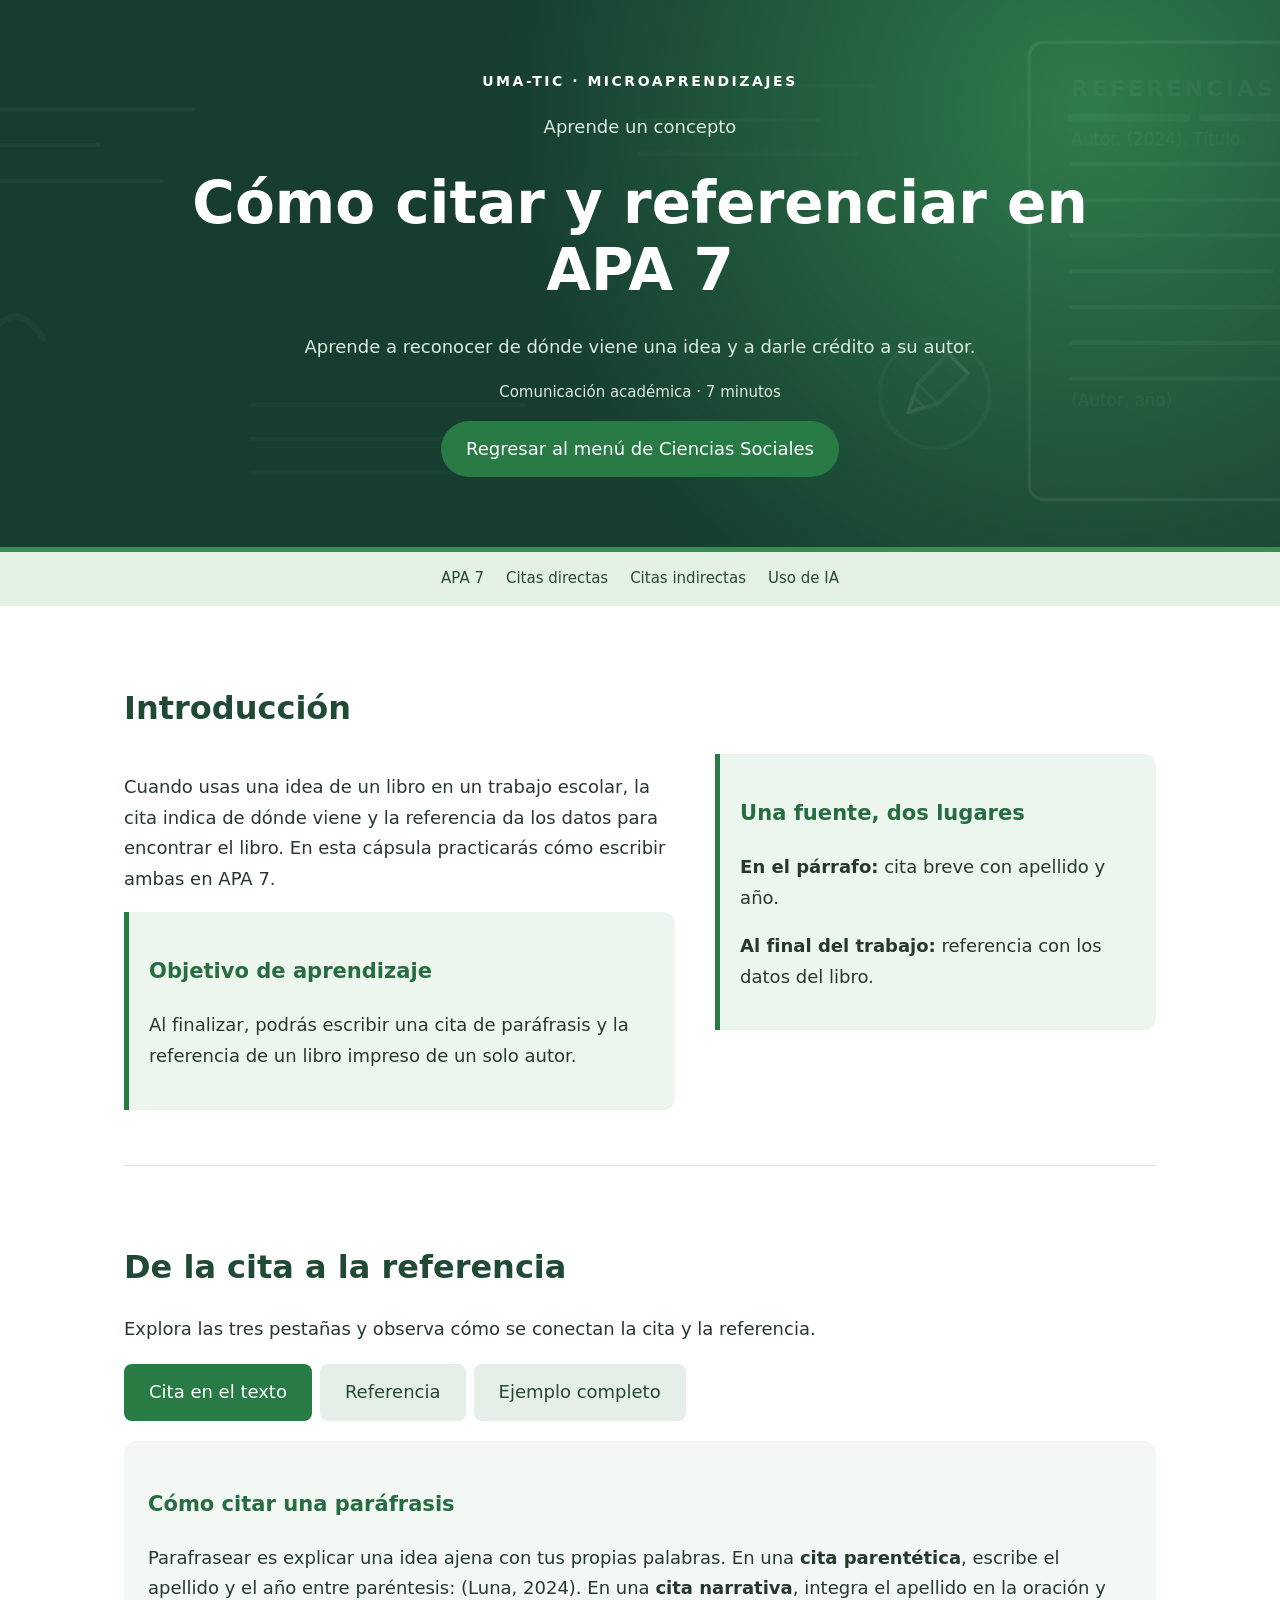
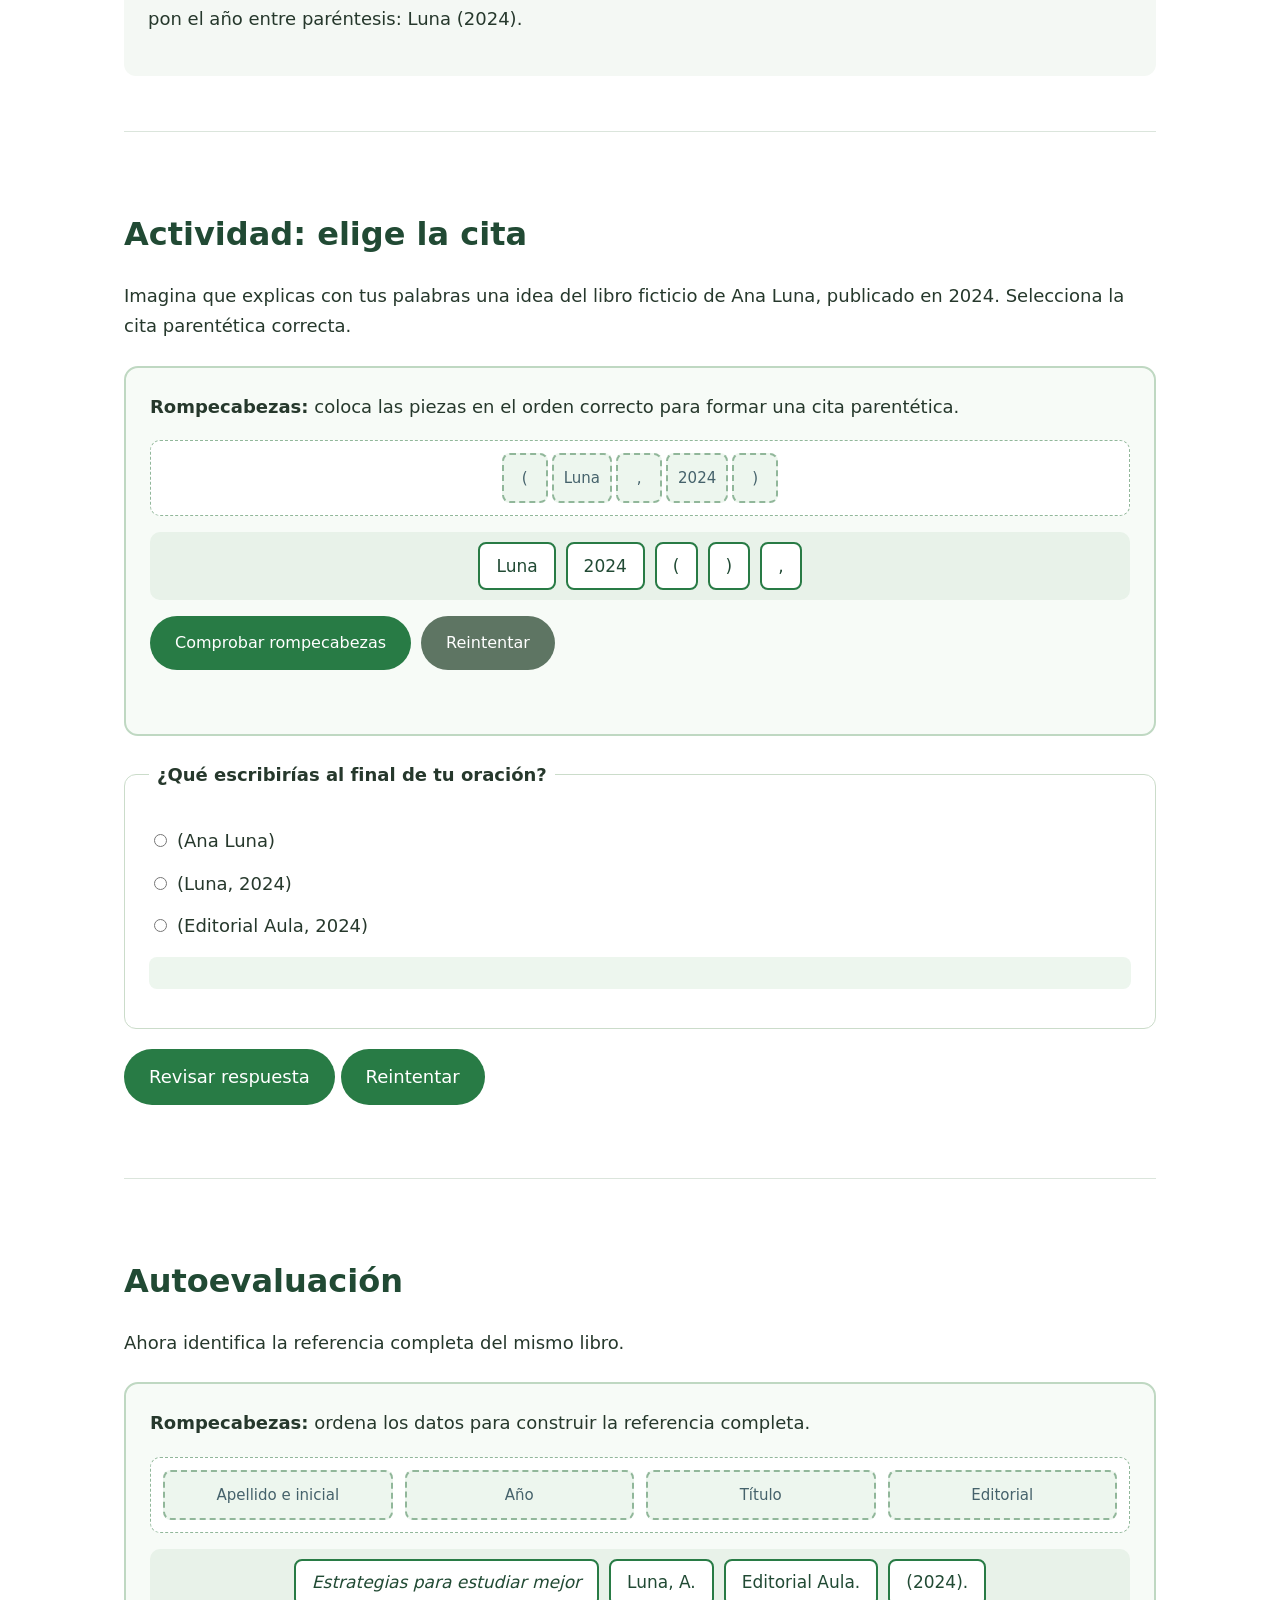
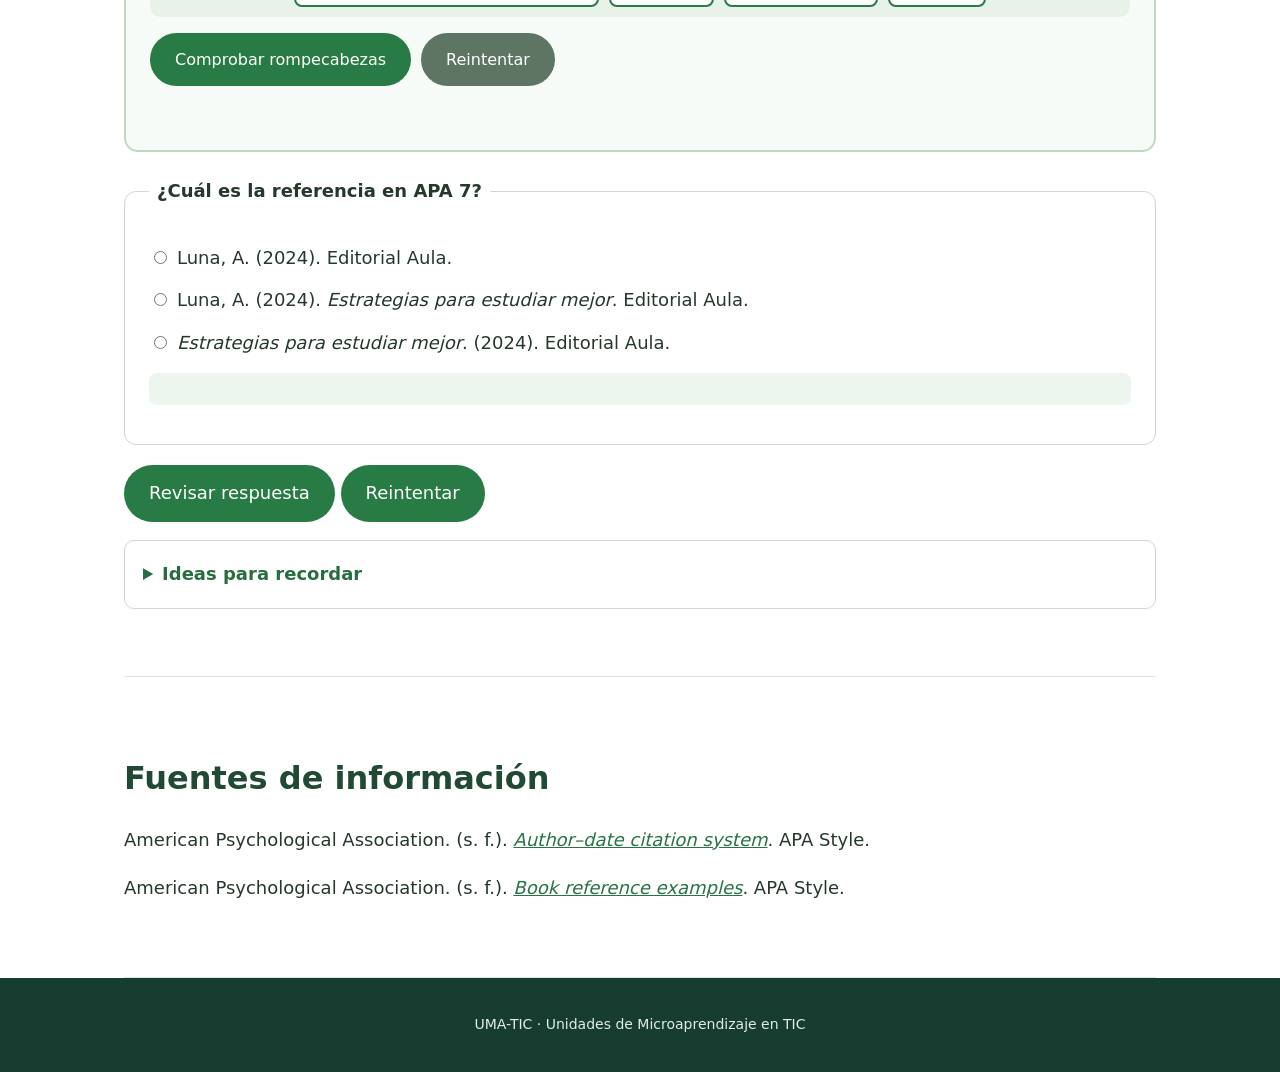
<file: capsulas-sociales/apa7.html>
<!doctype html>
<html lang="es">
  <head>
    <meta charset="utf-8">
    <meta name="viewport" content="width=device-width, initial-scale=1">
    <title>Cómo citar y referenciar en APA 7 | UMA-TIC</title>
    <link rel="stylesheet" href="estilos.css">
    <script src="interacciones.js" defer></script>
  </head>
  <body>
    <a class="skip" href="#introduccion">Saltar al contenido</a>
    <header class="hero">
      <div class="brand">
        UMA-TIC · MICROAPRENDIZAJES
      </div>
      <p>Aprende un concepto</p>
      <h1>Cómo citar y referenciar en APA 7</h1>
      <p>Aprende a reconocer de dónde viene una idea y a darle crédito a su autor.</p>
      <p class="meta">Comunicación académica · 7 minutos</p>
      <a class="button" href="../index.html?area=sociales">Regresar al menú de Ciencias Sociales</a>
    </header>
    <nav aria-label="Secciones de la cápsula">
      <a href="apa7.html" aria-current="page">APA 7</a>
      <a href="citas_directas.html">Citas directas</a>
      <a href="citas_indirectas.html">Citas indirectas</a>
      <a href="uso_ia.html">Uso de IA</a>
    </nav>
    <main>
      <section id="introduccion">
        <h2>Introducción</h2>
        <div class="grid">
          <div>
            <p>Cuando usas una idea de un libro en un trabajo escolar, la cita indica de dónde viene y la referencia da los datos para encontrar el libro. En esta cápsula practicarás cómo escribir ambas en APA 7.</p>
            <div class="note">
              <h3>Objetivo de aprendizaje</h3>
              <p>Al finalizar, podrás escribir una cita de paráfrasis y la referencia de un libro impreso de un solo autor.</p>
            </div>
          </div>
          <div class="note">
            <h3>Una fuente, dos lugares</h3>
            <p><strong>En el párrafo:</strong> cita breve con apellido y año.</p>
            <p><strong>Al final del trabajo:</strong> referencia con los datos del libro.</p>
          </div>
        </div>
      </section>
      <section id="contenido">
        <h2>De la cita a la referencia</h2>
        <p>Explora las tres pestañas y observa cómo se conectan la cita y la referencia.</p>
        <div role="tablist" aria-label="Conceptos" class="tabs">
          <button id="t1" type="button" role="tab" aria-selected="true" aria-controls="p1">Cita en el texto</button>
          <button id="t2" type="button" role="tab" aria-selected="false" tabindex="-1" aria-controls="p2">Referencia</button>
          <button id="t3" type="button" role="tab" aria-selected="false" tabindex="-1" aria-controls="p3">Ejemplo completo</button>
        </div>
        <div id="p1" class="panel" role="tabpanel" aria-labelledby="t1">
          <h3>Cómo citar una paráfrasis</h3>
          <p>Parafrasear es explicar una idea ajena con tus propias palabras. En una <strong>cita parentética</strong>, escribe el apellido y el año entre paréntesis: (Luna, 2024). En una <strong>cita narrativa</strong>, integra el apellido en la oración y pon el año entre paréntesis: Luna (2024).</p>
        </div>
        <div id="p2" class="panel" role="tabpanel" aria-labelledby="t2" hidden>
          <h3>Cómo referenciar un libro impreso</h3>
          <p>Para un libro impreso de un solo autor, en su primera edición y sin DOI, escribe: Apellido, Inicial. (Año). <em>Título del libro</em>. Editorial. El título va en cursiva y la referencia se incluye al final del trabajo.</p>
        </div>
        <div id="p3" class="panel" role="tabpanel" aria-labelledby="t3" hidden>
          <h3>La misma fuente en el texto y en la lista de referencias</h3>
          <p>Ejemplo ficticio para practicar.</p>
          <p><strong>En el texto:</strong> Distribuir el estudio en varias sesiones ayuda a recordar lo aprendido (Luna, 2024).</p>
          <p><strong>En la lista de referencias:</strong> Luna, A. (2024). <em>Estrategias para estudiar mejor</em>. Editorial Aula.</p>
        </div>
      </section>
      <section id="actividad">
        <h2>Actividad: elige la cita</h2>
        <p>Imagina que explicas con tus palabras una idea del libro ficticio de Ana Luna, publicado en 2024. Selecciona la cita parentética correcta.</p>
        <div class="puzzle" data-puzzle data-puzzle-name="cita">
          <p class="puzzle-instructions"><strong>Rompecabezas:</strong> coloca las piezas en el orden correcto para formar una cita parentética.</p>
          <div class="puzzle-preview" aria-label="Cita formada">
            <span class="puzzle-slot" data-slot data-correct="open">(</span>
            <span class="puzzle-slot" data-slot data-correct="author">Luna</span>
            <span class="puzzle-slot" data-slot data-correct="comma">, </span>
            <span class="puzzle-slot" data-slot data-correct="year">2024</span>
            <span class="puzzle-slot" data-slot data-correct="close">)</span>
          </div>
          <div class="puzzle-pieces" data-piece-bank aria-label="Piezas disponibles">
            <button type="button" class="puzzle-piece" draggable="true" data-piece="author">Luna</button>
            <button type="button" class="puzzle-piece" draggable="true" data-piece="year">2024</button>
            <button type="button" class="puzzle-piece" draggable="true" data-piece="open">(</button>
            <button type="button" class="puzzle-piece" draggable="true" data-piece="close">)</button>
            <button type="button" class="puzzle-piece" draggable="true" data-piece="comma">, </button>
          </div>
          <div class="puzzle-actions">
            <button type="button" data-puzzle-check>Comprobar rompecabezas</button>
            <button type="button" class="puzzle-reset" data-puzzle-reset>Reintentar</button>
          </div>
          <p class="puzzle-feedback" data-puzzle-feedback role="status"></p>
        </div>
        <form data-quiz>
          <fieldset data-explanation="En una cita parentética de paráfrasis, se escribe el apellido del autor seguido de una coma y el año.">
            <legend>¿Qué escribirías al final de tu oración?</legend>
            <label><input required type="radio" name="actividad" value="a">(Ana Luna)</label>
            <label><input required type="radio" name="actividad" value="b" data-correct="true">(Luna, 2024)</label>
            <label><input required type="radio" name="actividad" value="c">(Editorial Aula, 2024)</label>
            <div class="feedback" role="status">
            </div>
          </fieldset>
          <button type="submit">Revisar respuesta</button>
          <button type="reset">Reintentar</button>
          <p data-result role="status"></p>
        </form>
      </section>
      <section id="evaluacion">
        <h2>Autoevaluación</h2>
        <p>Ahora identifica la referencia completa del mismo libro.</p>
        <div class="puzzle puzzle-reference" data-puzzle data-puzzle-name="referencia">
          <p class="puzzle-instructions"><strong>Rompecabezas:</strong> ordena los datos para construir la referencia completa.</p>
          <div class="puzzle-preview reference-preview" aria-label="Referencia formada">
            <span class="puzzle-slot" data-slot data-correct="author">Apellido e inicial</span>
            <span class="puzzle-slot" data-slot data-correct="year">Año</span>
            <span class="puzzle-slot" data-slot data-correct="title">Título</span>
            <span class="puzzle-slot" data-slot data-correct="editorial">Editorial</span>
          </div>
          <div class="puzzle-pieces" data-piece-bank aria-label="Piezas disponibles">
            <button type="button" class="puzzle-piece" draggable="true" data-piece="title"><em>Estrategias para estudiar mejor</em></button>
            <button type="button" class="puzzle-piece" draggable="true" data-piece="author">Luna, A.</button>
            <button type="button" class="puzzle-piece" draggable="true" data-piece="editorial">Editorial Aula.</button>
            <button type="button" class="puzzle-piece" draggable="true" data-piece="year">(2024).</button>
          </div>
          <div class="puzzle-actions">
            <button type="button" data-puzzle-check>Comprobar rompecabezas</button>
            <button type="button" class="puzzle-reset" data-puzzle-reset>Reintentar</button>
          </div>
          <p class="puzzle-feedback" data-puzzle-feedback role="status"></p>
        </div>
        <form data-quiz>
          <fieldset data-explanation="La referencia incluye el apellido y la inicial, el año entre paréntesis, el título en cursiva y la editorial.">
            <legend>¿Cuál es la referencia en APA 7?</legend>
            <label><input required type="radio" name="evaluacion" value="a">Luna, A. (2024). Editorial Aula.</label>
            <label><input required type="radio" name="evaluacion" value="b" data-correct="true">Luna, A. (2024). <em>Estrategias para estudiar mejor</em>. Editorial Aula.</label>
            <label><input required type="radio" name="evaluacion" value="c"><em>Estrategias para estudiar mejor</em>. (2024). Editorial Aula.</label>
            <div class="feedback" role="status">
            </div>
          </fieldset>
          <button type="submit">Revisar respuesta</button>
          <button type="reset">Reintentar</button>
          <p data-result role="status"></p>
        </form>
        <details>
          <summary>Ideas para recordar</summary>
          <p>En la paráfrasis, acredita la idea con el apellido y el año. En la lista de referencias, incluye también la inicial, el título en cursiva y la editorial.</p>
        </details>
      </section>
      <section id="fuentes">
        <h2>Fuentes de información</h2>
        <p>American Psychological Association. (s. f.). <a href="https://apastyle.apa.org/style-grammar-guidelines/citations/basic-principles/author-date"><em>Author–date citation system</em></a>. APA Style.</p>
        <p>American Psychological Association. (s. f.). <a href="https://apastyle.apa.org/style-grammar-guidelines/references/examples/book-references"><em>Book reference examples</em></a>. APA Style.</p>
      </section>
    </main>
    <footer>
      UMA-TIC · Unidades de Microaprendizaje en TIC
    </footer>
  </body>
</html>
</file>
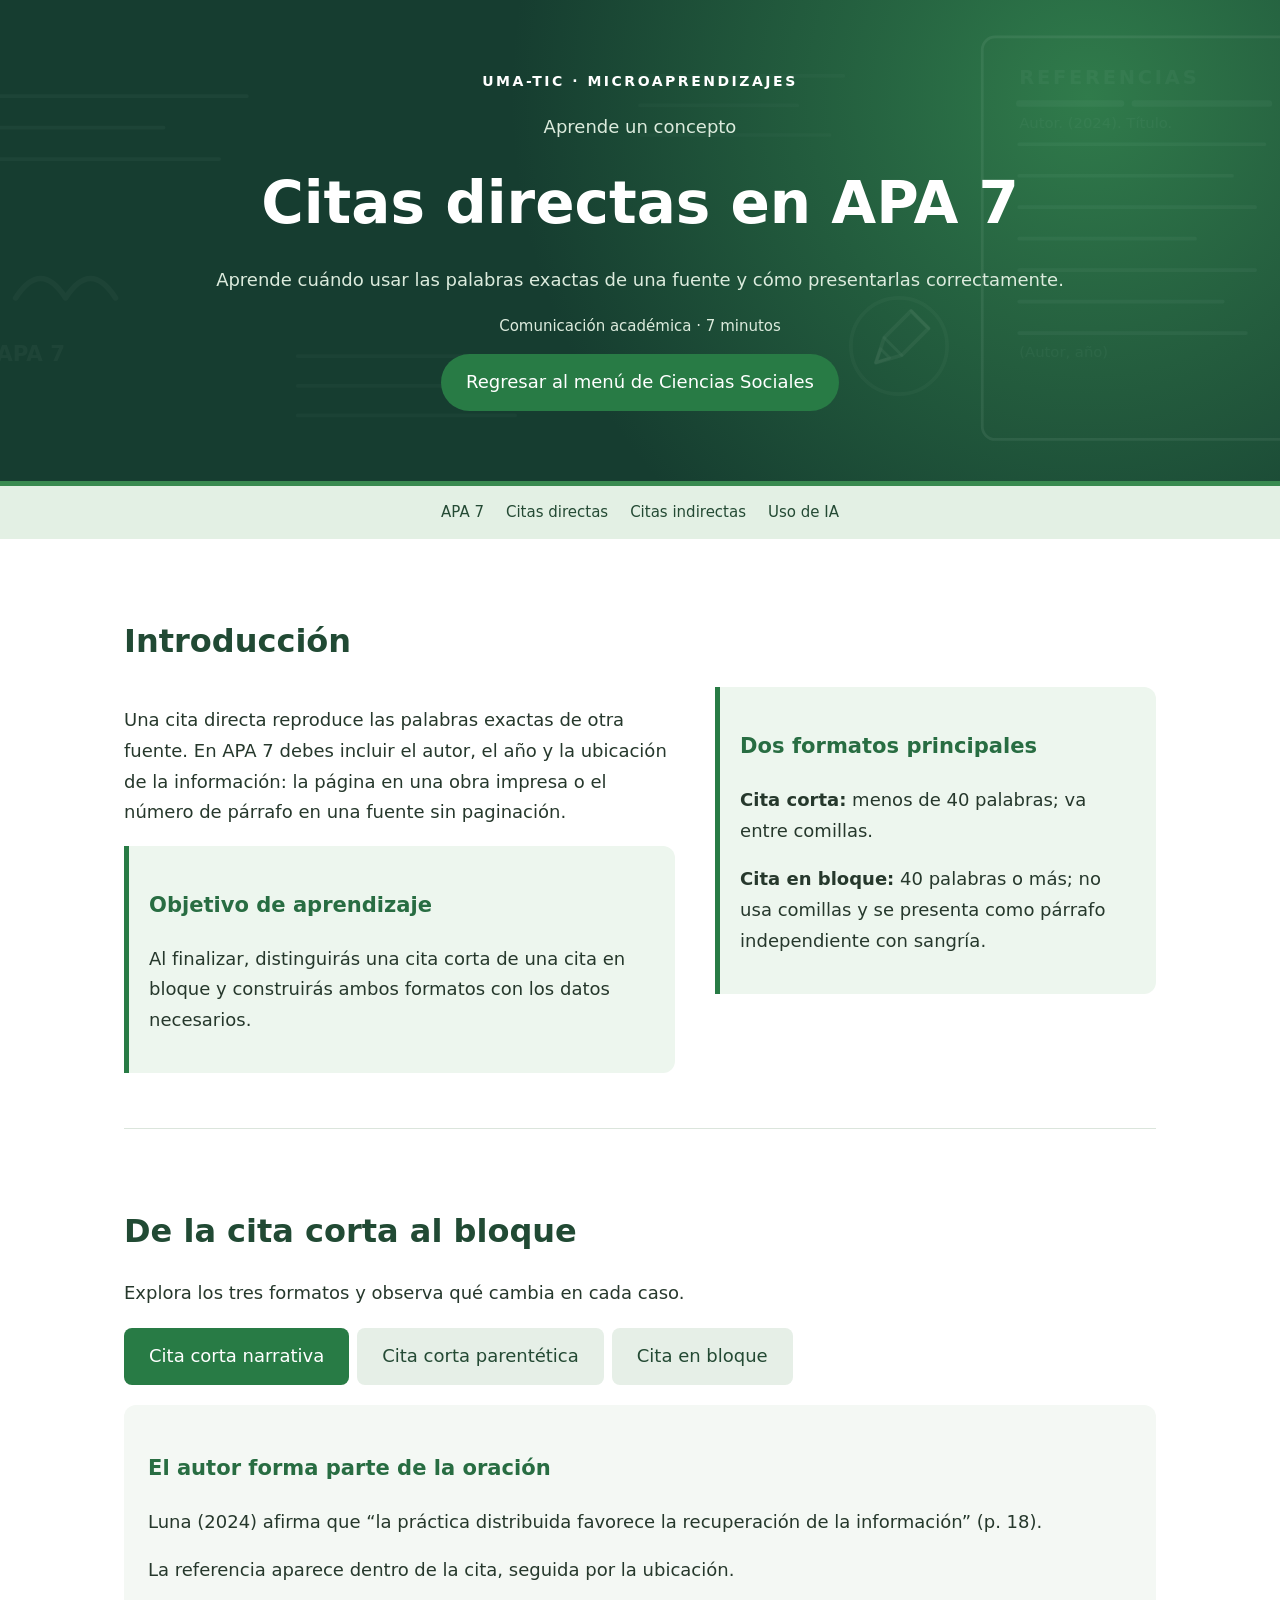
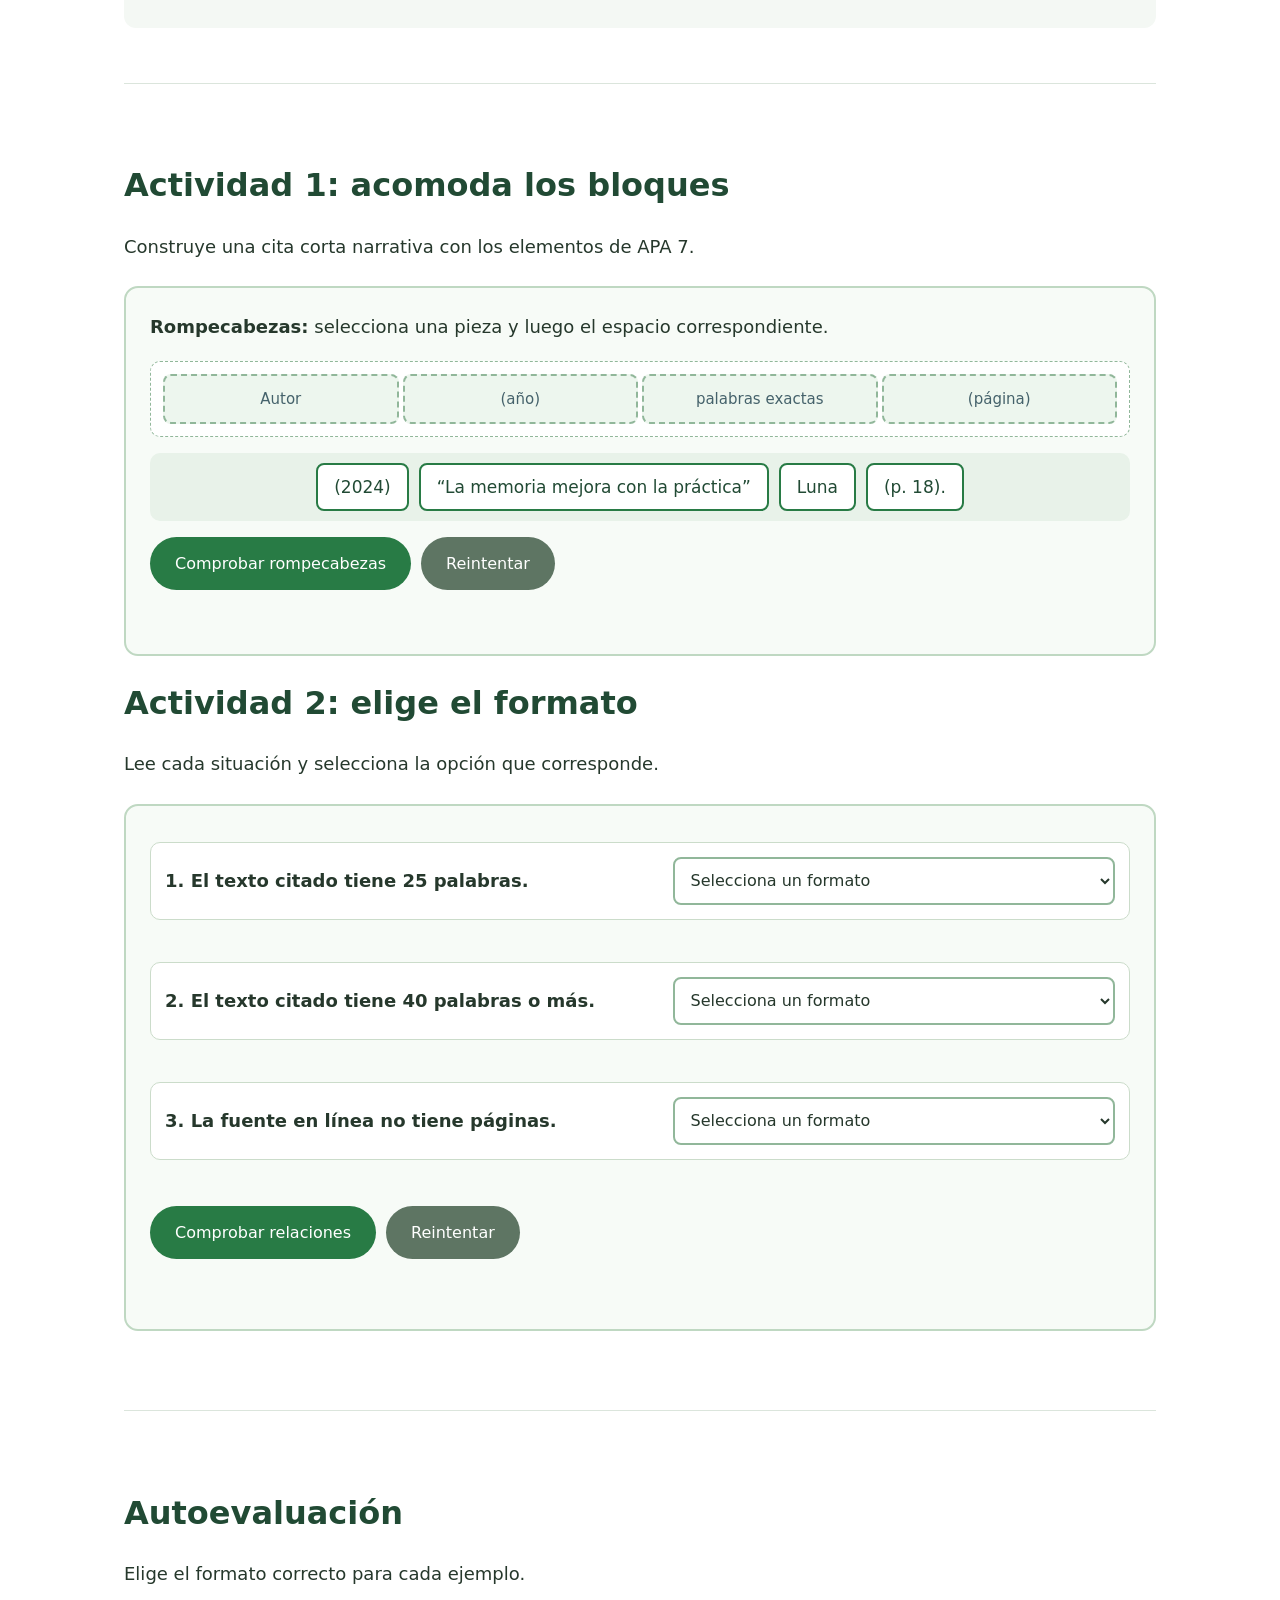
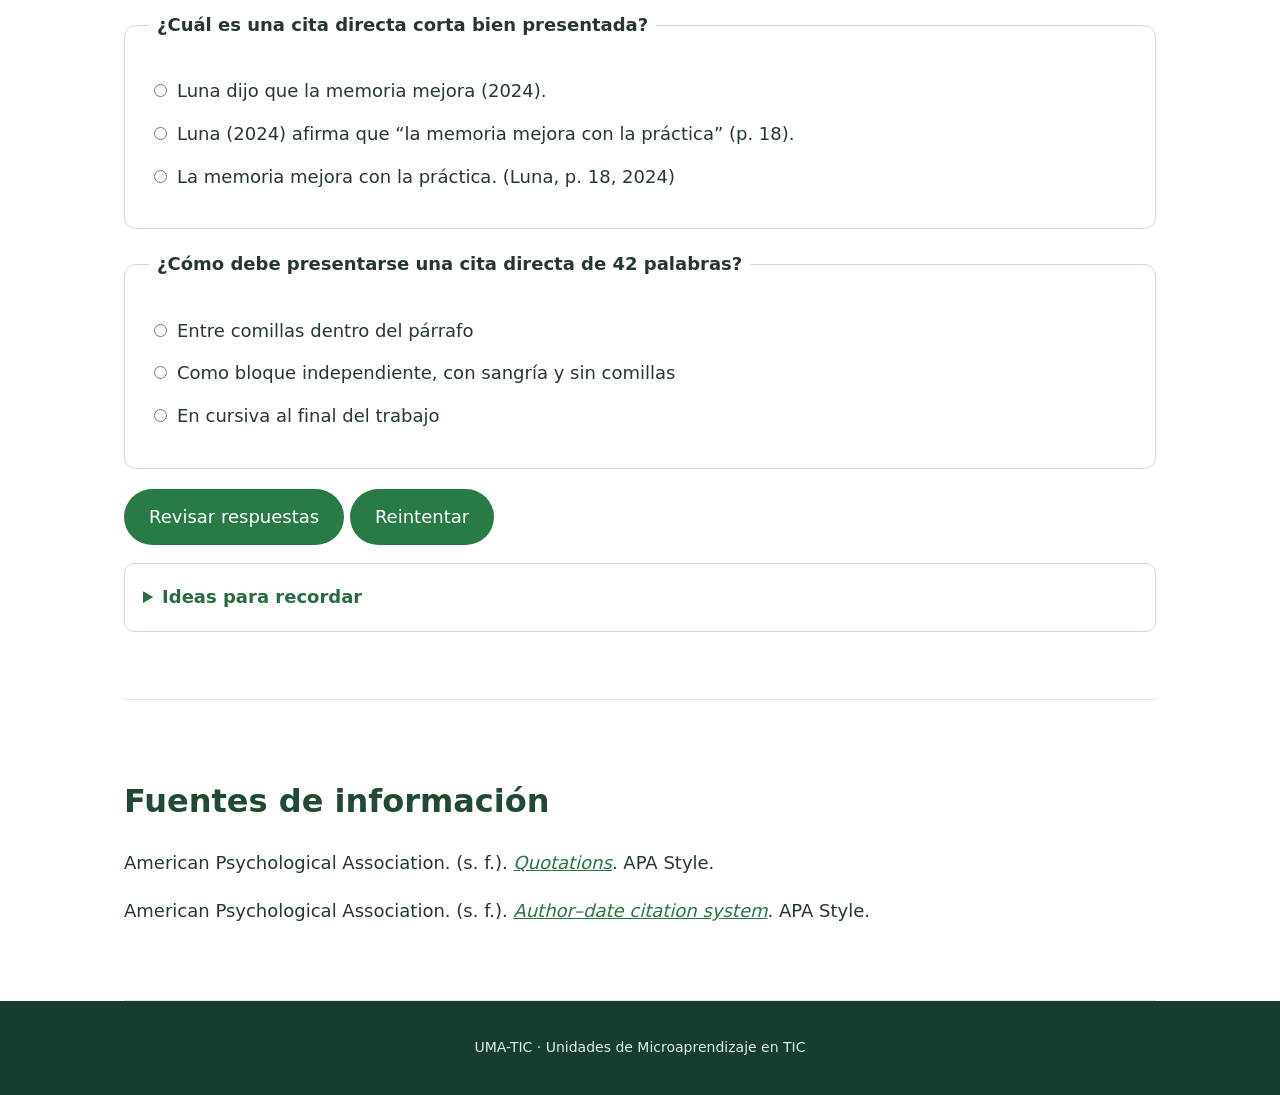
<file: capsulas-sociales/citas_directas.html>
<!doctype html>
<html lang="es">
  <head>
    <meta charset="utf-8">
    <meta name="viewport" content="width=device-width, initial-scale=1">
    <title>Citas directas en APA 7 | UMA-TIC</title>
    <link rel="stylesheet" href="estilos.css">
    <script src="interacciones.js" defer></script>
  </head>
  <body>
    <a class="skip" href="#introduccion">Saltar al contenido</a>
    <header class="hero">
      <div class="brand">
        UMA-TIC · MICROAPRENDIZAJES
      </div>
      <p>Aprende un concepto</p>
      <h1>Citas directas en APA 7</h1>
      <p>Aprende cuándo usar las palabras exactas de una fuente y cómo presentarlas correctamente.</p>
      <p class="meta">Comunicación académica · 7 minutos</p>
      <a class="button" href="../index.html?area=sociales">Regresar al menú de Ciencias Sociales</a>
    </header>
    <nav aria-label="Secciones de la cápsula">
      <a href="apa7.html">APA 7</a>
      <a href="citas_directas.html" aria-current="page">Citas directas</a>
      <a href="citas_indirectas.html">Citas indirectas</a>
      <a href="uso_ia.html">Uso de IA</a>
    </nav>
    <main>
      <section id="introduccion">
        <h2>Introducción</h2>
        <div class="grid">
          <div>
            <p>Una cita directa reproduce las palabras exactas de otra fuente. En APA 7 debes incluir el autor, el año y la ubicación de la información: la página en una obra impresa o el número de párrafo en una fuente sin paginación.</p>
            <div class="note">
              <h3>Objetivo de aprendizaje</h3>
              <p>Al finalizar, distinguirás una cita corta de una cita en bloque y construirás ambos formatos con los datos necesarios.</p>
            </div>
          </div>
          <div class="note">
            <h3>Dos formatos principales</h3>
            <p><strong>Cita corta:</strong> menos de 40 palabras; va entre comillas.</p>
            <p><strong>Cita en bloque:</strong> 40 palabras o más; no usa comillas y se presenta como párrafo independiente con sangría.</p>
          </div>
        </div>
      </section>

      <section id="contenido">
        <h2>De la cita corta al bloque</h2>
        <p>Explora los tres formatos y observa qué cambia en cada caso.</p>
        <div role="tablist" aria-label="Tipos de cita directa" class="tabs">
          <button id="t1" type="button" role="tab" aria-selected="true" aria-controls="p1">Cita corta narrativa</button>
          <button id="t2" type="button" role="tab" aria-selected="false" tabindex="-1" aria-controls="p2">Cita corta parentética</button>
          <button id="t3" type="button" role="tab" aria-selected="false" tabindex="-1" aria-controls="p3">Cita en bloque</button>
        </div>
        <div id="p1" class="panel" role="tabpanel" aria-labelledby="t1">
          <h3>El autor forma parte de la oración</h3>
          <p>Luna (2024) afirma que “la práctica distribuida favorece la recuperación de la información” (p. 18).</p>
          <p>La referencia aparece dentro de la cita, seguida por la ubicación.</p>
        </div>
        <div id="p2" class="panel" role="tabpanel" aria-labelledby="t2" hidden>
          <h3>La información se presenta al final</h3>
          <p>La práctica distribuida favorece la recuperación de la información (“Citas directas en libros”, 2024, p. 18).</p>
          <p>En una cita parentética escribe: <strong>(Apellido, año, p. número)</strong>.</p>
        </div>
        <div id="p3" class="panel" role="tabpanel" aria-labelledby="t3" hidden>
          <h3>Una cita de 40 palabras o más</h3>
          <p>La cita inicia en una nueva línea, se sangra aproximadamente media pulgada, no lleva comillas y conserva la puntuación original.</p>
          <blockquote>
            La práctica distribuida consiste en separar las sesiones de estudio a lo largo del tiempo. Esta separación permite reconstruir la información y facilita que el aprendizaje permanezca disponible ante nuevas situaciones o contextos de evaluación (Luna, 2024, p. 42).
          </blockquote>
        </div>
      </section>

      <section id="actividad">
        <h2>Actividad 1: acomoda los bloques</h2>
        <p>Construye una cita corta narrativa con los elementos de APA 7.</p>
        <div class="puzzle" data-puzzle data-puzzle-name="cita-corta">
          <p class="puzzle-instructions"><strong>Rompecabezas:</strong> selecciona una pieza y luego el espacio correspondiente.</p>
          <div class="puzzle-preview quote-preview" aria-label="Cita corta formada">
            <span class="puzzle-slot" data-slot data-correct="author">Autor</span>
            <span class="puzzle-slot" data-slot data-correct="year">(año)</span>
            <span class="puzzle-slot" data-slot data-correct="quote">palabras exactas</span>
            <span class="puzzle-slot" data-slot data-correct="page">(página)</span>
          </div>
          <div class="puzzle-pieces" data-piece-bank aria-label="Piezas disponibles">
            <button type="button" class="puzzle-piece" draggable="true" data-piece="year">(2024)</button>
            <button type="button" class="puzzle-piece" draggable="true" data-piece="quote">“La memoria mejora con la práctica”</button>
            <button type="button" class="puzzle-piece" draggable="true" data-piece="author">Luna</button>
            <button type="button" class="puzzle-piece" draggable="true" data-piece="page">(p. 18).</button>
          </div>
          <div class="puzzle-actions">
            <button type="button" data-puzzle-check>Comprobar rompecabezas</button>
            <button type="button" class="puzzle-reset" data-puzzle-reset>Reintentar</button>
          </div>
          <p class="puzzle-feedback" data-puzzle-feedback role="status"></p>
        </div>

        <h2>Actividad 2: elige el formato</h2>
        <p>Lee cada situación y selecciona la opción que corresponde.</p>
        <div class="matching" data-matching>
          <label class="matching-row">
            <span>1. El texto citado tiene 25 palabras.</span>
            <select data-match="short" aria-label="Formato para una cita de 25 palabras">
              <option value="">Selecciona un formato</option>
              <option value="short">Cita corta con comillas</option>
              <option value="block">Cita en bloque con sangría</option>
              <option value="paragraph">Ubicación por número de párrafo</option>
            </select>
          </label>
          <label class="matching-row">
            <span>2. El texto citado tiene 40 palabras o más.</span>
            <select data-match="block" aria-label="Formato para una cita de 40 palabras o más">
              <option value="">Selecciona un formato</option>
              <option value="short">Cita corta con comillas</option>
              <option value="block">Cita en bloque con sangría</option>
              <option value="paragraph">Ubicación por número de párrafo</option>
            </select>
          </label>
          <label class="matching-row">
            <span>3. La fuente en línea no tiene páginas.</span>
            <select data-match="paragraph" aria-label="Ubicación para una fuente sin páginas">
              <option value="">Selecciona un formato</option>
              <option value="short">Cita corta con comillas</option>
              <option value="block">Cita en bloque con sangría</option>
              <option value="paragraph">Ubicación por número de párrafo</option>
            </select>
          </label>
          <div class="puzzle-actions">
            <button type="button" data-matching-check>Comprobar relaciones</button>
            <button type="button" class="puzzle-reset" data-matching-reset>Reintentar</button>
          </div>
          <p class="matching-feedback" data-matching-feedback role="status"></p>
        </div>
      </section>

      <section id="evaluacion">
        <h2>Autoevaluación</h2>
        <p>Elige el formato correcto para cada ejemplo.</p>
        <form data-quiz>
          <fieldset data-explanation="Una cita corta lleva comillas y termina con el autor, el año y la página.">
            <legend>¿Cuál es una cita directa corta bien presentada?</legend>
            <label><input required type="radio" name="corta" value="a">Luna dijo que la memoria mejora (2024).</label>
            <label><input required type="radio" name="corta" value="b" data-correct="true">Luna (2024) afirma que “la memoria mejora con la práctica” (p. 18).</label>
            <label><input required type="radio" name="corta" value="c">La memoria mejora con la práctica. (Luna, p. 18, 2024)</label>
            <div class="feedback" role="status"></div>
          </fieldset>

          <fieldset data-explanation="Una cita de 40 palabras o más se presenta en bloque, con sangría y sin comillas.">
            <legend>¿Cómo debe presentarse una cita directa de 42 palabras?</legend>
            <label><input required type="radio" name="bloque" value="a">Entre comillas dentro del párrafo</label>
            <label><input required type="radio" name="bloque" value="b" data-correct="true">Como bloque independiente, con sangría y sin comillas</label>
            <label><input required type="radio" name="bloque" value="c">En cursiva al final del trabajo</label>
            <div class="feedback" role="status"></div>
          </fieldset>
          <button type="submit">Revisar respuestas</button>
          <button type="reset">Reintentar</button>
          <p data-result role="status"></p>
        </form>
        <details>
          <summary>Ideas para recordar</summary>
          <p>Menos de 40 palabras: comillas y cita. Cuarenta palabras o más: cita en bloque con sangría y sin comillas. Siempre incluye autor, año y ubicación.</p>
        </details>
      </section>

      <section id="fuentes">
        <h2>Fuentes de información</h2>
        <p>American Psychological Association. (s. f.). <a href="https://apastyle.apa.org/style-grammar-guidelines/citations/quotations"><em>Quotations</em></a>. APA Style.</p>
        <p>American Psychological Association. (s. f.). <a href="https://apastyle.apa.org/style-grammar-guidelines/citations/basic-principles/author-date"><em>Author–date citation system</em></a>. APA Style.</p>
      </section>
    </main>
    <footer>
      UMA-TIC · Unidades de Microaprendizaje en TIC
    </footer>
  </body>
</html>
</file>
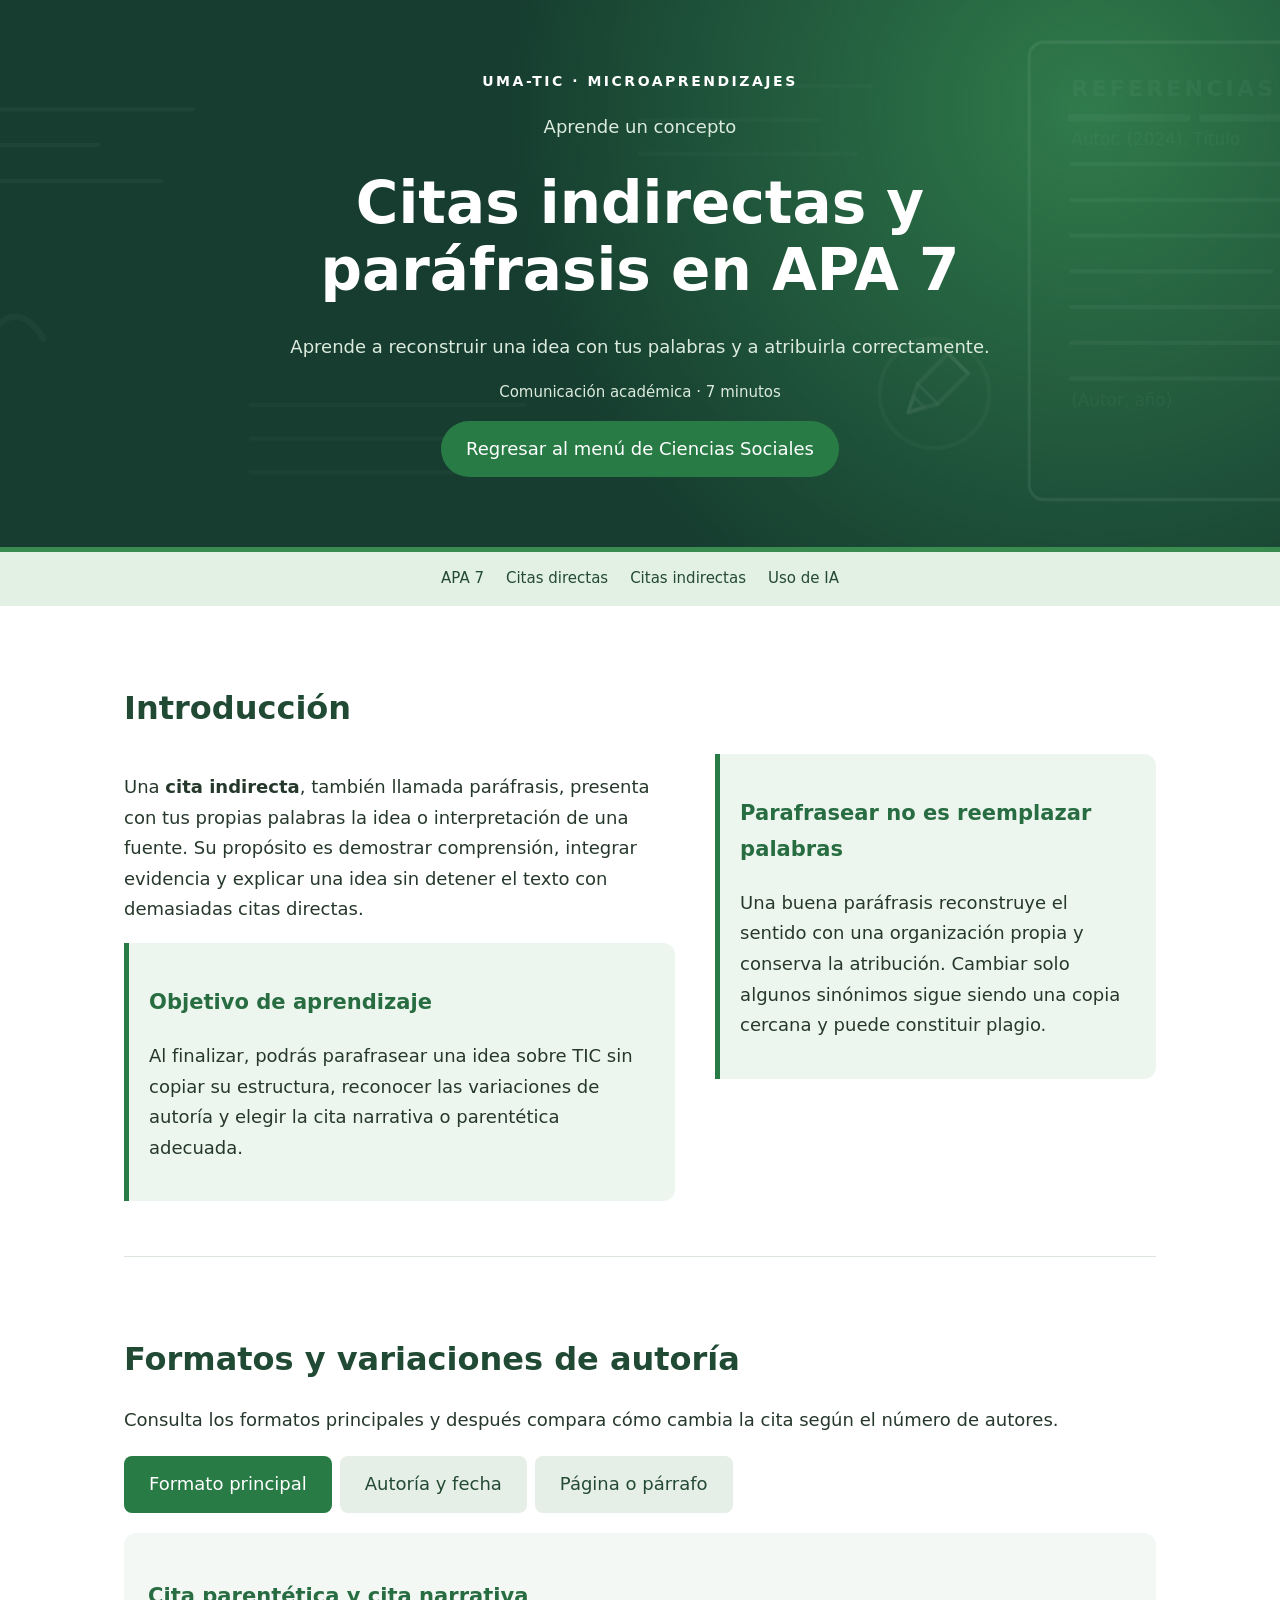
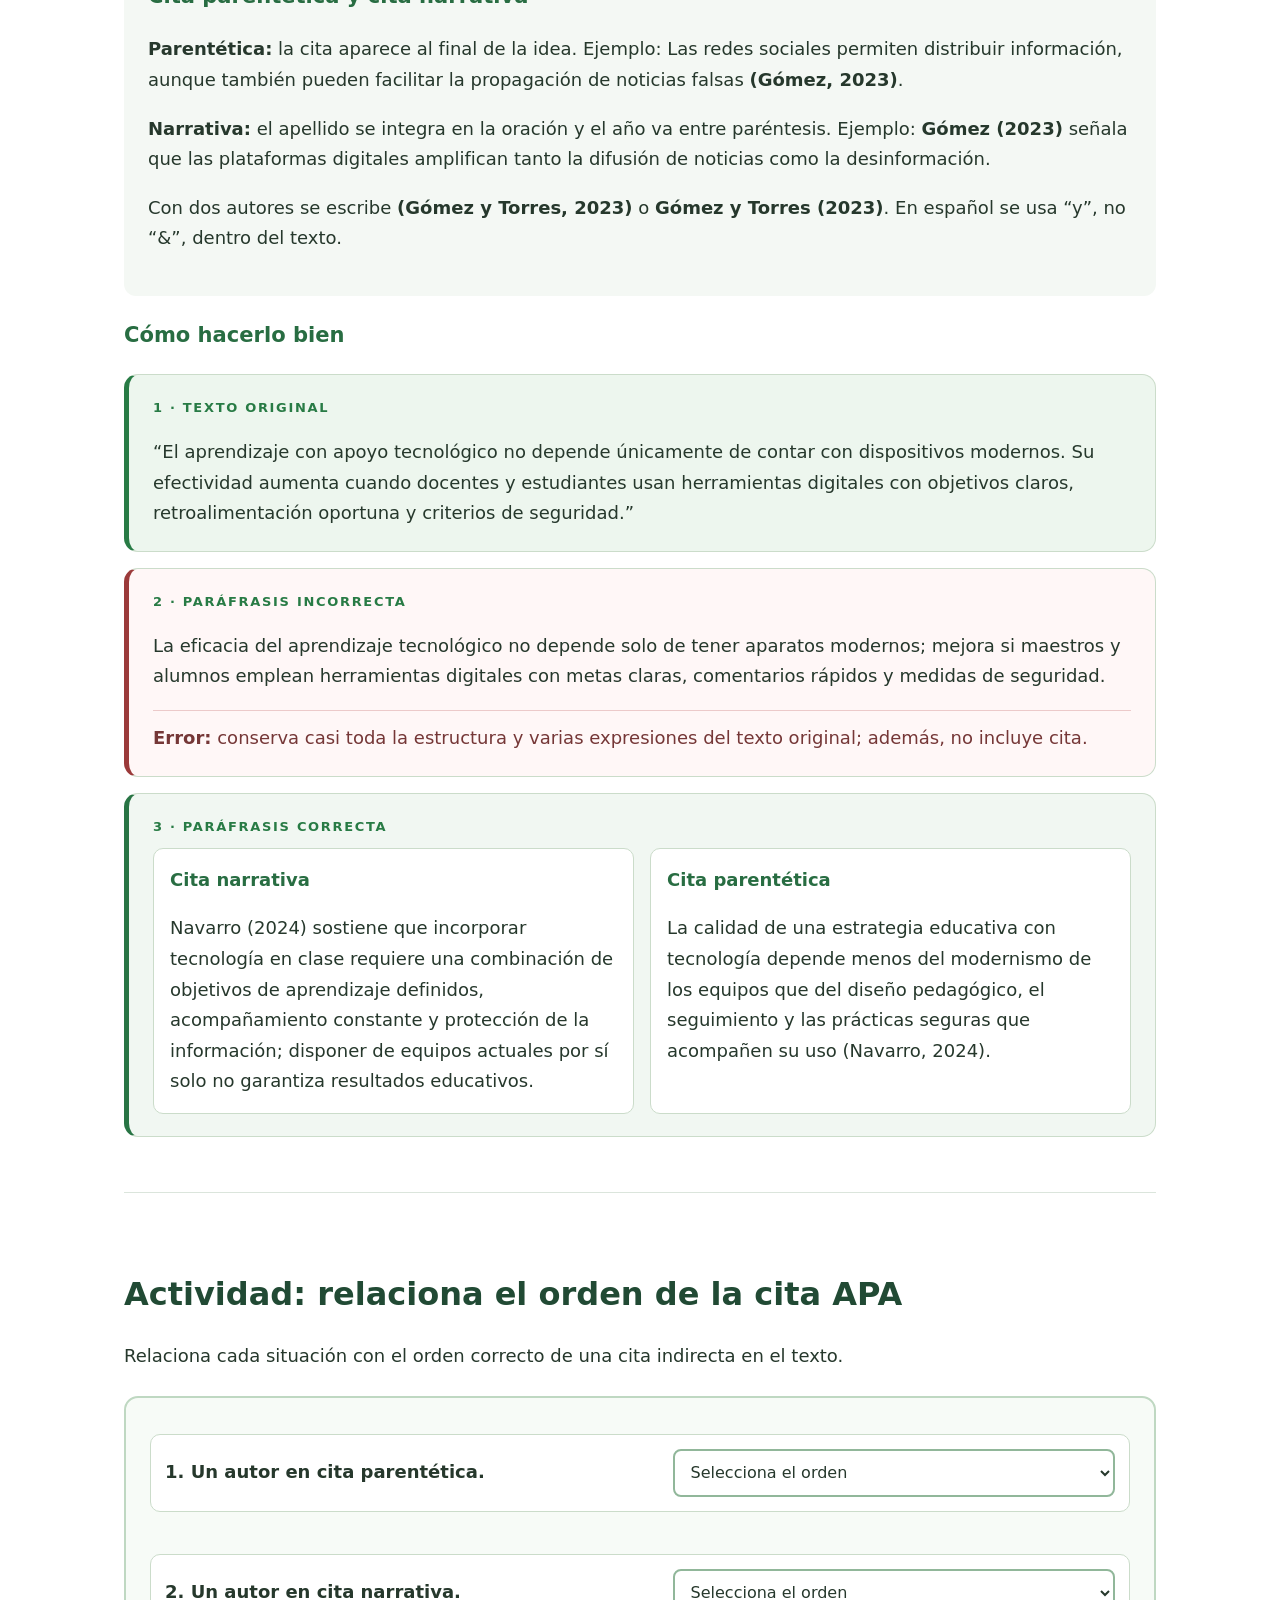
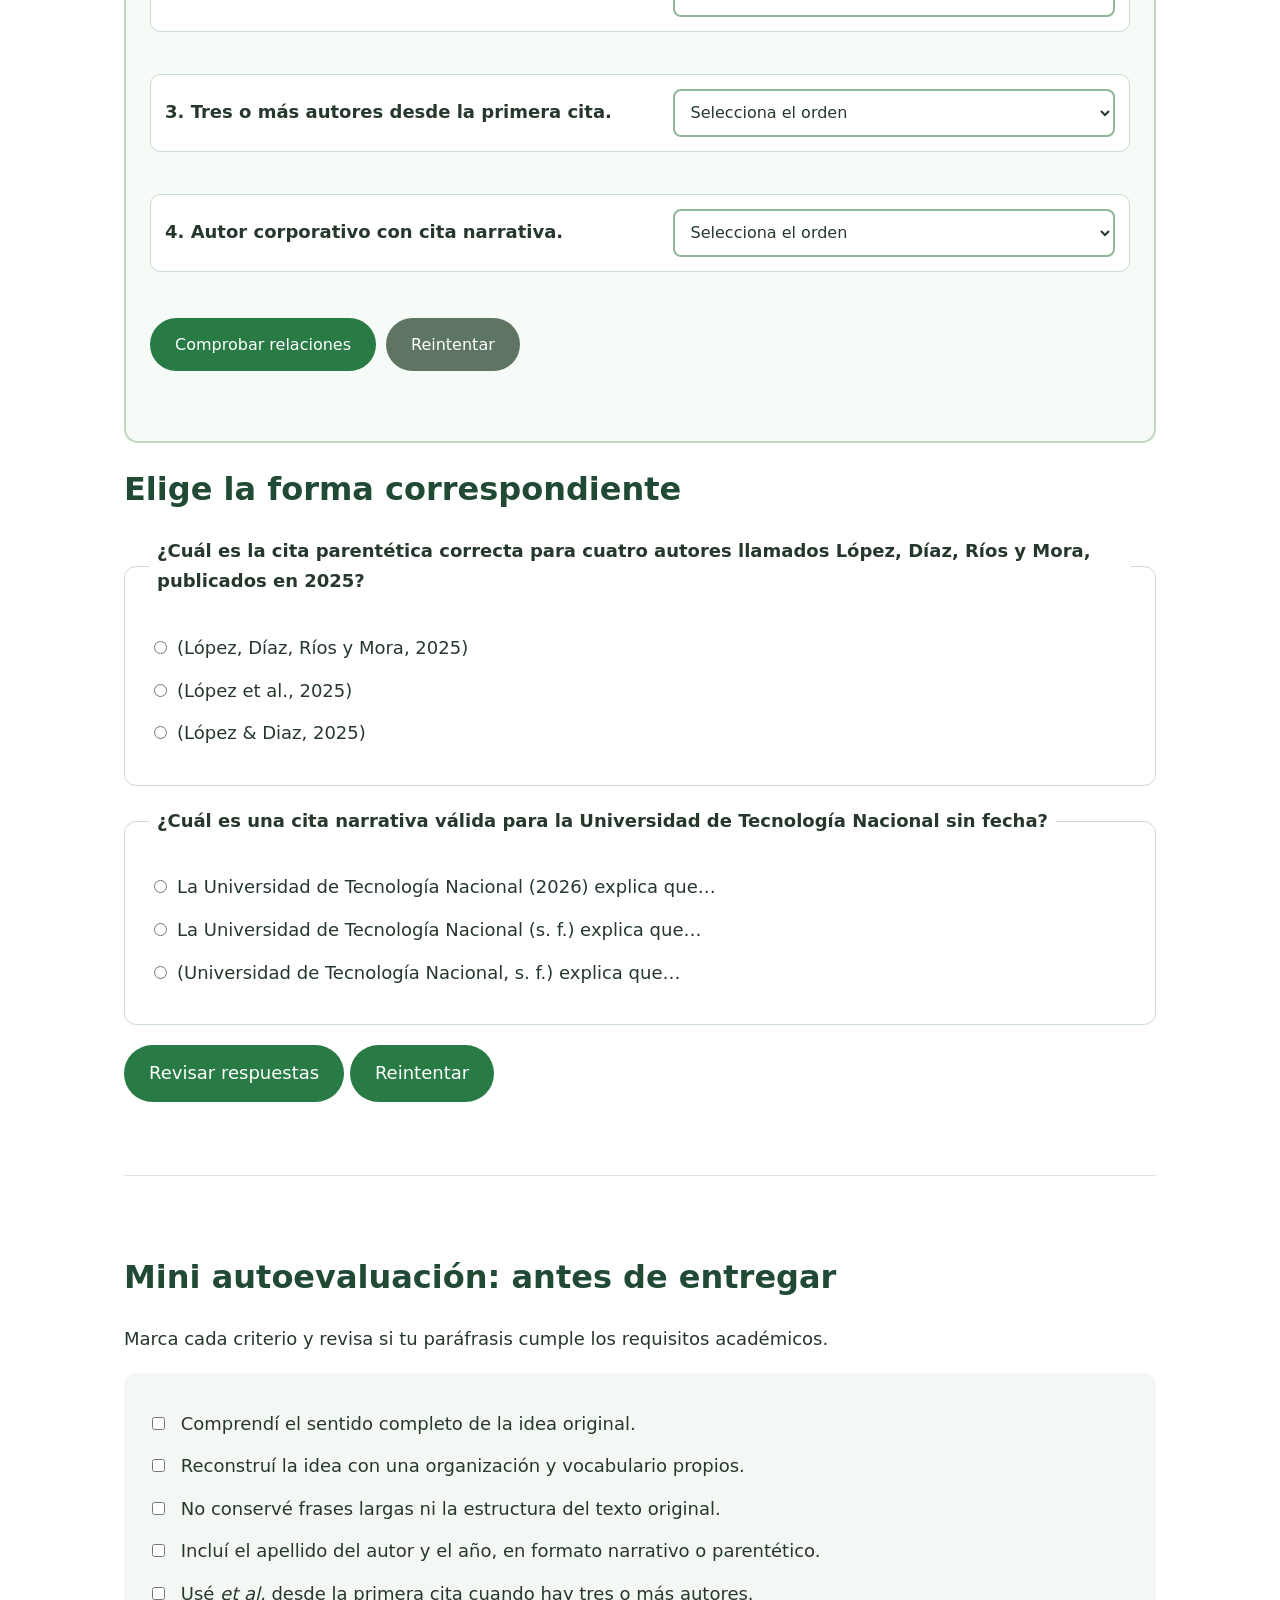
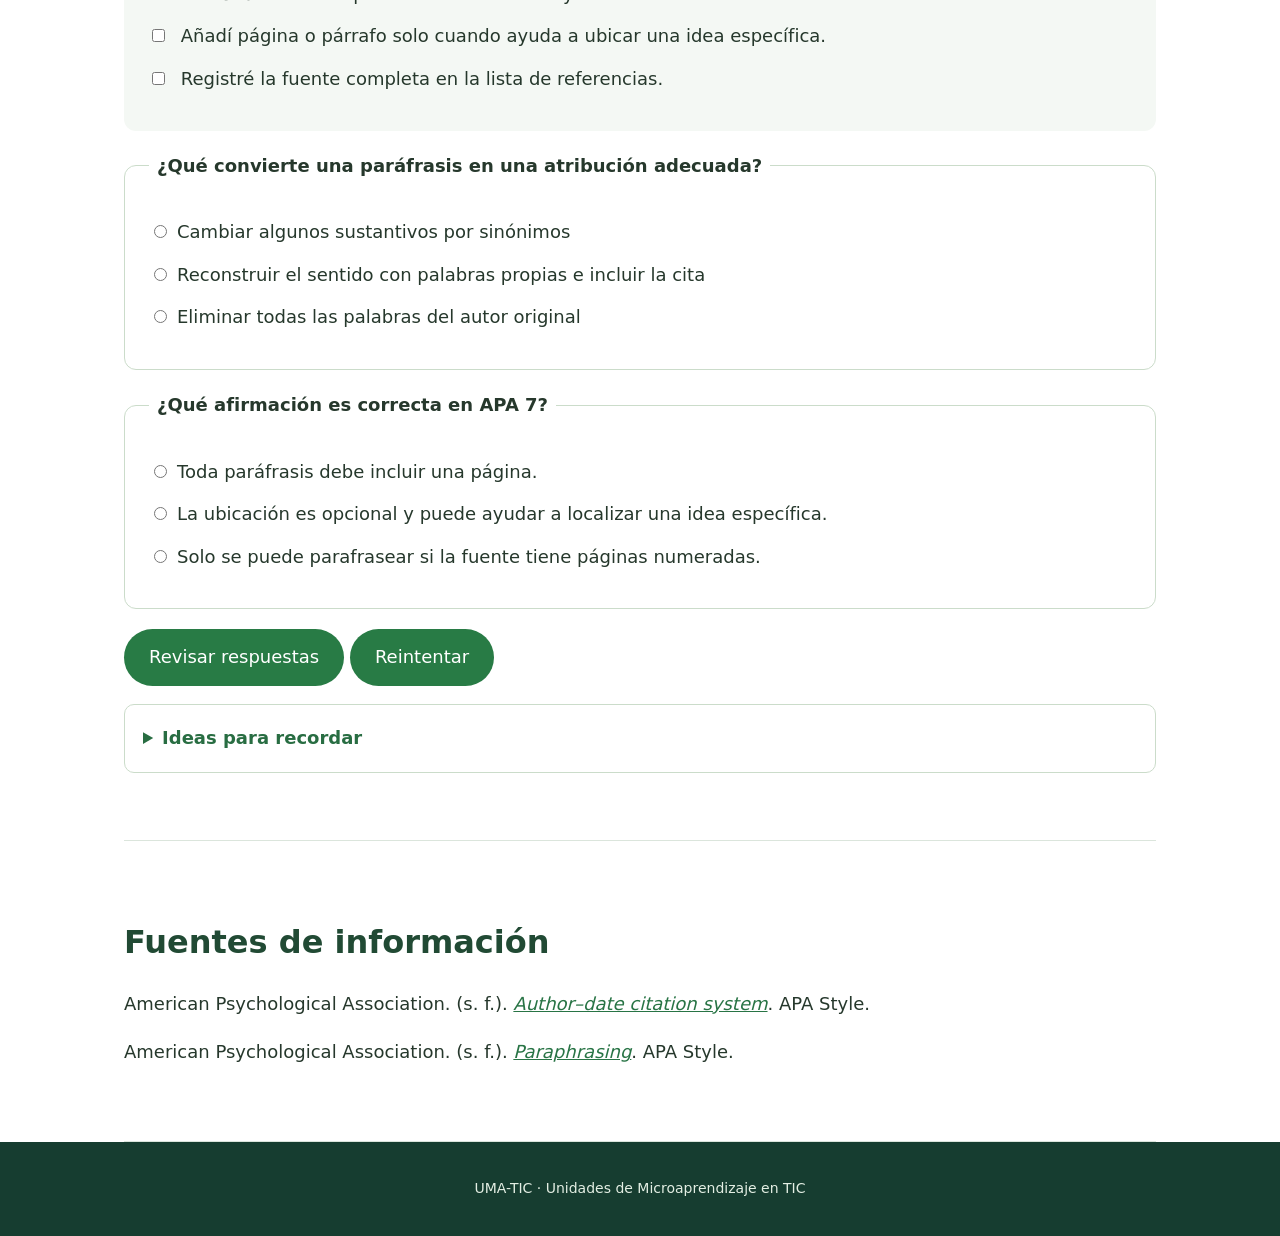
<file: capsulas-sociales/citas_indirectas.html>
<!doctype html>
<html lang="es">
  <head>
    <meta charset="utf-8">
    <meta name="viewport" content="width=device-width, initial-scale=1">
    <title>Citas indirectas y paráfrasis en APA 7 | UMA-TIC</title>
    <link rel="stylesheet" href="estilos.css">
    <script src="interacciones.js" defer></script>
  </head>
  <body>
    <a class="skip" href="#introduccion">Saltar al contenido</a>
    <header class="hero">
      <div class="brand">
        UMA-TIC · MICROAPRENDIZAJES
      </div>
      <p>Aprende un concepto</p>
      <h1>Citas indirectas y paráfrasis en APA 7</h1>
      <p>Aprende a reconstruir una idea con tus palabras y a atribuirla correctamente.</p>
      <p class="meta">Comunicación académica · 7 minutos</p>
      <a class="button" href="../index.html?area=sociales">Regresar al menú de Ciencias Sociales</a>
    </header>
    <nav aria-label="Navegación del proyecto">
      <a href="apa7.html">APA 7</a>
      <a href="citas_directas.html">Citas directas</a>
      <a href="citas_indirectas.html" aria-current="page">Citas indirectas</a>
      <a href="uso_ia.html">Uso de IA</a>
    </nav>
    <main>
      <section id="introduccion">
        <h2>Introducción</h2>
        <div class="grid">
          <div>
            <p>Una <strong>cita indirecta</strong>, también llamada paráfrasis, presenta con tus propias palabras la idea o interpretación de una fuente. Su propósito es demostrar comprensión, integrar evidencia y explicar una idea sin detener el texto con demasiadas citas directas.</p>
            <div class="note">
              <h3>Objetivo de aprendizaje</h3>
              <p>Al finalizar, podrás parafrasear una idea sobre TIC sin copiar su estructura, reconocer las variaciones de autoría y elegir la cita narrativa o parentética adecuada.</p>
            </div>
          </div>
          <div class="note">
            <h3>Parafrasear no es reemplazar palabras</h3>
            <p>Una buena paráfrasis reconstruye el sentido con una organización propia y conserva la atribución. Cambiar solo algunos sinónimos sigue siendo una copia cercana y puede constituir plagio.</p>
          </div>
        </div>
      </section>

      <section id="contenido">
        <h2>Formatos y variaciones de autoría</h2>
        <p>Consulta los formatos principales y después compara cómo cambia la cita según el número de autores.</p>
        <div role="tablist" aria-label="Formatos de citas indirectas" class="tabs">
          <button id="t1" type="button" role="tab" aria-selected="true" aria-controls="p1">Formato principal</button>
          <button id="t2" type="button" role="tab" aria-selected="false" tabindex="-1" aria-controls="p2">Autoría y fecha</button>
          <button id="t3" type="button" role="tab" aria-selected="false" tabindex="-1" aria-controls="p3">Página o párrafo</button>
        </div>
        <div id="p1" class="panel" role="tabpanel" aria-labelledby="t1">
          <h3>Cita parentética y cita narrativa</h3>
          <p><strong>Parentética:</strong> la cita aparece al final de la idea. Ejemplo: Las redes sociales permiten distribuir información, aunque también pueden facilitar la propagación de noticias falsas <strong>(Gómez, 2023)</strong>.</p>
          <p><strong>Narrativa:</strong> el apellido se integra en la oración y el año va entre paréntesis. Ejemplo: <strong>Gómez (2023)</strong> señala que las plataformas digitales amplifican tanto la difusión de noticias como la desinformación.</p>
          <p>Con dos autores se escribe <strong>(Gómez y Torres, 2023)</strong> o <strong>Gómez y Torres (2023)</strong>. En español se usa “y”, no “&amp;”, dentro del texto.</p>
        </div>
        <div id="p2" class="panel" role="tabpanel" aria-labelledby="t2" hidden>
          <h3>Variaciones clave</h3>
          <p><strong>Un autor:</strong> (Méndez, 2022) o Méndez (2022).</p>
          <p><strong>Dos autores:</strong> (Méndez y Ruiz, 2022) o Méndez y Ruiz (2022).</p>
          <p><strong>Tres o más autores:</strong> desde la primera cita se usa <em>et al.</em> — (Pérez <em>et al.</em>, 2024) o Pérez <em>et al.</em> (2024).</p>
          <p><strong>Autor corporativo o institucional:</strong> (Organización Internacional de Normalización [ISO], 2022) en la primera cita. Después puede abreviarse como (ISO, 2022), si se introdujo la abreviatura.</p>
          <p><strong>Sin fecha:</strong> (Pérez, s. f.) o Pérez (s. f.).</p>
        </div>
        <div id="p3" class="panel" role="tabpanel" aria-labelledby="t3" hidden>
          <h3>La ubicación no siempre es necesaria</h3>
          <p>En APA 7, la página o el número de párrafo <strong>no son obligatorios</strong> en una paráfrasis. Aun así, pueden incluirse para localizar una idea específica dentro de una obra extensa o si el contexto lo requiere.</p>
          <p><strong>Ejemplo narrativo:</strong> Vega (2021, párr. 12) explica que el almacenamiento en la nube requiere considerar tanto la disponibilidad como la seguridad de los datos.</p>
          <p><strong>Ejemplo parentético:</strong> El acceso remoto facilita el trabajo colaborativo, pero exige controles de autenticación (Vega, 2021, p. 74).</p>
        </div>

        <h3>Cómo hacerlo bien</h3>
        <div class="paraphrase-steps">
          <article class="paraphrase-card paraphrase-source">
            <p class="eyebrow">1 · Texto original</p>
            <p>“El aprendizaje con apoyo tecnológico no depende únicamente de contar con dispositivos modernos. Su efectividad aumenta cuando docentes y estudiantes usan herramientas digitales con objetivos claros, retroalimentación oportuna y criterios de seguridad.”</p>
          </article>

          <article class="paraphrase-card paraphrase-error">
            <p class="eyebrow">2 · Paráfrasis incorrecta</p>
            <p>La eficacia del aprendizaje tecnológico no depende solo de tener aparatos modernos; mejora si maestros y alumnos emplean herramientas digitales con metas claras, comentarios rápidos y medidas de seguridad.</p>
            <p class="paraphrase-label"><strong>Error:</strong> conserva casi toda la estructura y varias expresiones del texto original; además, no incluye cita.</p>
          </article>

          <article class="paraphrase-card paraphrase-correction">
            <p class="eyebrow">3 · Paráfrasis correcta</p>
            <div class="paraphrase-examples">
              <div>
                <h4>Cita narrativa</h4>
                <p>Navarro (2024) sostiene que incorporar tecnología en clase requiere una combinación de objetivos de aprendizaje definidos, acompañamiento constante y protección de la información; disponer de equipos actuales por sí solo no garantiza resultados educativos.</p>
              </div>
              <div>
                <h4>Cita parentética</h4>
                <p>La calidad de una estrategia educativa con tecnología depende menos del modernismo de los equipos que del diseño pedagógico, el seguimiento y las prácticas seguras que acompañen su uso (Navarro, 2024).</p>
              </div>
            </div>
          </article>
        </div>
      </section>

      <section id="actividad">
        <h2>Actividad: relaciona el orden de la cita APA</h2>
        <p>Relaciona cada situación con el orden correcto de una cita indirecta en el texto.</p>
        <div class="matching" data-matching>
          <label class="matching-row">
            <span>1. Un autor en cita parentética.</span>
            <select data-match="parenthetical-one" aria-label="Orden para un autor en cita parentética">
              <option value="">Selecciona el orden</option>
              <option value="narrative-one">Apellido (año)</option>
              <option value="parenthetical-one">(Apellido, año)</option>
              <option value="three-authors">(Apellido et al., año)</option>
              <option value="corporate">Organización (año)</option>
            </select>
          </label>
          <label class="matching-row">
            <span>2. Un autor en cita narrativa.</span>
            <select data-match="narrative-one" aria-label="Orden para un autor en cita narrativa">
              <option value="">Selecciona el orden</option>
              <option value="narrative-one">Apellido (año)</option>
              <option value="parenthetical-one">(Apellido, año)</option>
              <option value="three-authors">(Apellido et al., año)</option>
              <option value="corporate">Organización (año)</option>
            </select>
          </label>
          <label class="matching-row">
            <span>3. Tres o más autores desde la primera cita.</span>
            <select data-match="three-authors" aria-label="Orden para tres o más autores">
              <option value="">Selecciona el orden</option>
              <option value="narrative-one">Apellido (año)</option>
              <option value="parenthetical-one">(Apellido, año)</option>
              <option value="three-authors">(Apellido et al., año)</option>
              <option value="corporate">Organización (año)</option>
            </select>
          </label>
          <label class="matching-row">
            <span>4. Autor corporativo con cita narrativa.</span>
            <select data-match="corporate" aria-label="Orden para autor corporativo">
              <option value="">Selecciona el orden</option>
              <option value="narrative-one">Apellido (año)</option>
              <option value="parenthetical-one">(Apellido, año)</option>
              <option value="three-authors">(Apellido et al., año)</option>
              <option value="corporate">Organización (año)</option>
            </select>
          </label>
          <div class="puzzle-actions">
            <button type="button" data-matching-check>Comprobar relaciones</button>
            <button type="button" class="puzzle-reset" data-matching-reset>Reintentar</button>
          </div>
          <p class="matching-feedback" data-matching-feedback role="status"></p>
        </div>

        <h2>Elige la forma correspondiente</h2>
        <form data-quiz>
          <fieldset data-explanation="Para tres o más autores, APA 7 usa el apellido del primer autor y et al. desde la primera cita.">
            <legend>¿Cuál es la cita parentética correcta para cuatro autores llamados López, Díaz, Ríos y Mora, publicados en 2025?</legend>
            <label><input required type="radio" name="autoria" value="a">(López, Díaz, Ríos y Mora, 2025)</label>
            <label><input required type="radio" name="autoria" value="b" data-correct="true">(López et al., 2025)</label>
            <label><input required type="radio" name="autoria" value="c">(López &amp; Diaz, 2025)</label>
            <div class="feedback" role="status"></div>
          </fieldset>
          <fieldset data-explanation="En la cita narrativa, el apellido integra la oración y el año va entre paréntesis.">
            <legend>¿Cuál es una cita narrativa válida para la Universidad de Tecnología Nacional sin fecha?</legend>
            <label><input required type="radio" name="narrativa" value="a">La Universidad de Tecnología Nacional (2026) explica que…</label>
            <label><input required type="radio" name="narrativa" value="b" data-correct="true">La Universidad de Tecnología Nacional (s. f.) explica que…</label>
            <label><input required type="radio" name="narrativa" value="c">(Universidad de Tecnología Nacional, s. f.) explica que…</label>
            <div class="feedback" role="status"></div>
          </fieldset>
          <button type="submit">Revisar respuestas</button>
          <button type="reset">Reintentar</button>
          <p data-result role="status"></p>
        </form>
      </section>

      <section id="evaluacion">
        <h2>Mini autoevaluación: antes de entregar</h2>
        <p>Marca cada criterio y revisa si tu paráfrasis cumple los requisitos académicos.</p>
        <div class="panel" aria-label="Lista de verificación para paráfrasis">
          <label><input type="checkbox"> Comprendí el sentido completo de la idea original.</label>
          <label><input type="checkbox"> Reconstruí la idea con una organización y vocabulario propios.</label>
          <label><input type="checkbox"> No conservé frases largas ni la estructura del texto original.</label>
          <label><input type="checkbox"> Incluí el apellido del autor y el año, en formato narrativo o parentético.</label>
          <label><input type="checkbox"> Usé <em>et al.</em> desde la primera cita cuando hay tres o más autores.</label>
          <label><input type="checkbox"> Añadí página o párrafo solo cuando ayuda a ubicar una idea específica.</label>
          <label><input type="checkbox"> Registré la fuente completa en la lista de referencias.</label>
        </div>

        <form data-quiz>
          <fieldset data-explanation="Una paráfrasis adecuada conserva la idea pero usa una redacción propia y siempre acredita la fuente.">
            <legend>¿Qué convierte una paráfrasis en una atribución adecuada?</legend>
            <label><input required type="radio" name="calidad" value="a">Cambiar algunos sustantivos por sinónimos</label>
            <label><input required type="radio" name="calidad" value="b" data-correct="true">Reconstruir el sentido con palabras propias e incluir la cita</label>
            <label><input required type="radio" name="calidad" value="c">Eliminar todas las palabras del autor original</label>
            <div class="feedback" role="status"></div>
          </fieldset>
          <fieldset data-explanation="La página o el párrafo pueden incluirse en una paráfrasis, pero no son obligatorios.">
            <legend>¿Qué afirmación es correcta en APA 7?</legend>
            <label><input required type="radio" name="ubicacion" value="a">Toda paráfrasis debe incluir una página.</label>
            <label><input required type="radio" name="ubicacion" value="b" data-correct="true">La ubicación es opcional y puede ayudar a localizar una idea específica.</label>
            <label><input required type="radio" name="ubicacion" value="c">Solo se puede parafrasear si la fuente tiene páginas numeradas.</label>
            <div class="feedback" role="status"></div>
          </fieldset>
          <button type="submit">Revisar respuestas</button>
          <button type="reset">Reintentar</button>
          <p data-result role="status"></p>
        </form>
        <details>
          <summary>Ideas para recordar</summary>
          <p>Una paráfrasis exige comprensión y expresión propia. APA 7 utiliza el sistema autor–fecha: la cita narrativa integra al autor en la oración y la cita parentética coloca apellido y año al final. En ambos casos debe existir una entrada coincidente en la lista de referencias.</p>
        </details>
      </section>

      <section id="fuentes">
        <h2>Fuentes de información</h2>
        <p>American Psychological Association. (s. f.). <a href="https://apastyle.apa.org/style-grammar-guidelines/citations/basic-principles/author-date"><em>Author–date citation system</em></a>. APA Style.</p>
        <p>American Psychological Association. (s. f.). <a href="https://apastyle.apa.org/style-grammar-guidelines/citations/paraphrasing"><em>Paraphrasing</em></a>. APA Style.</p>
      </section>
    </main>
    <footer>
      UMA-TIC · Unidades de Microaprendizaje en TIC
    </footer>
  </body>
</html>
</file>
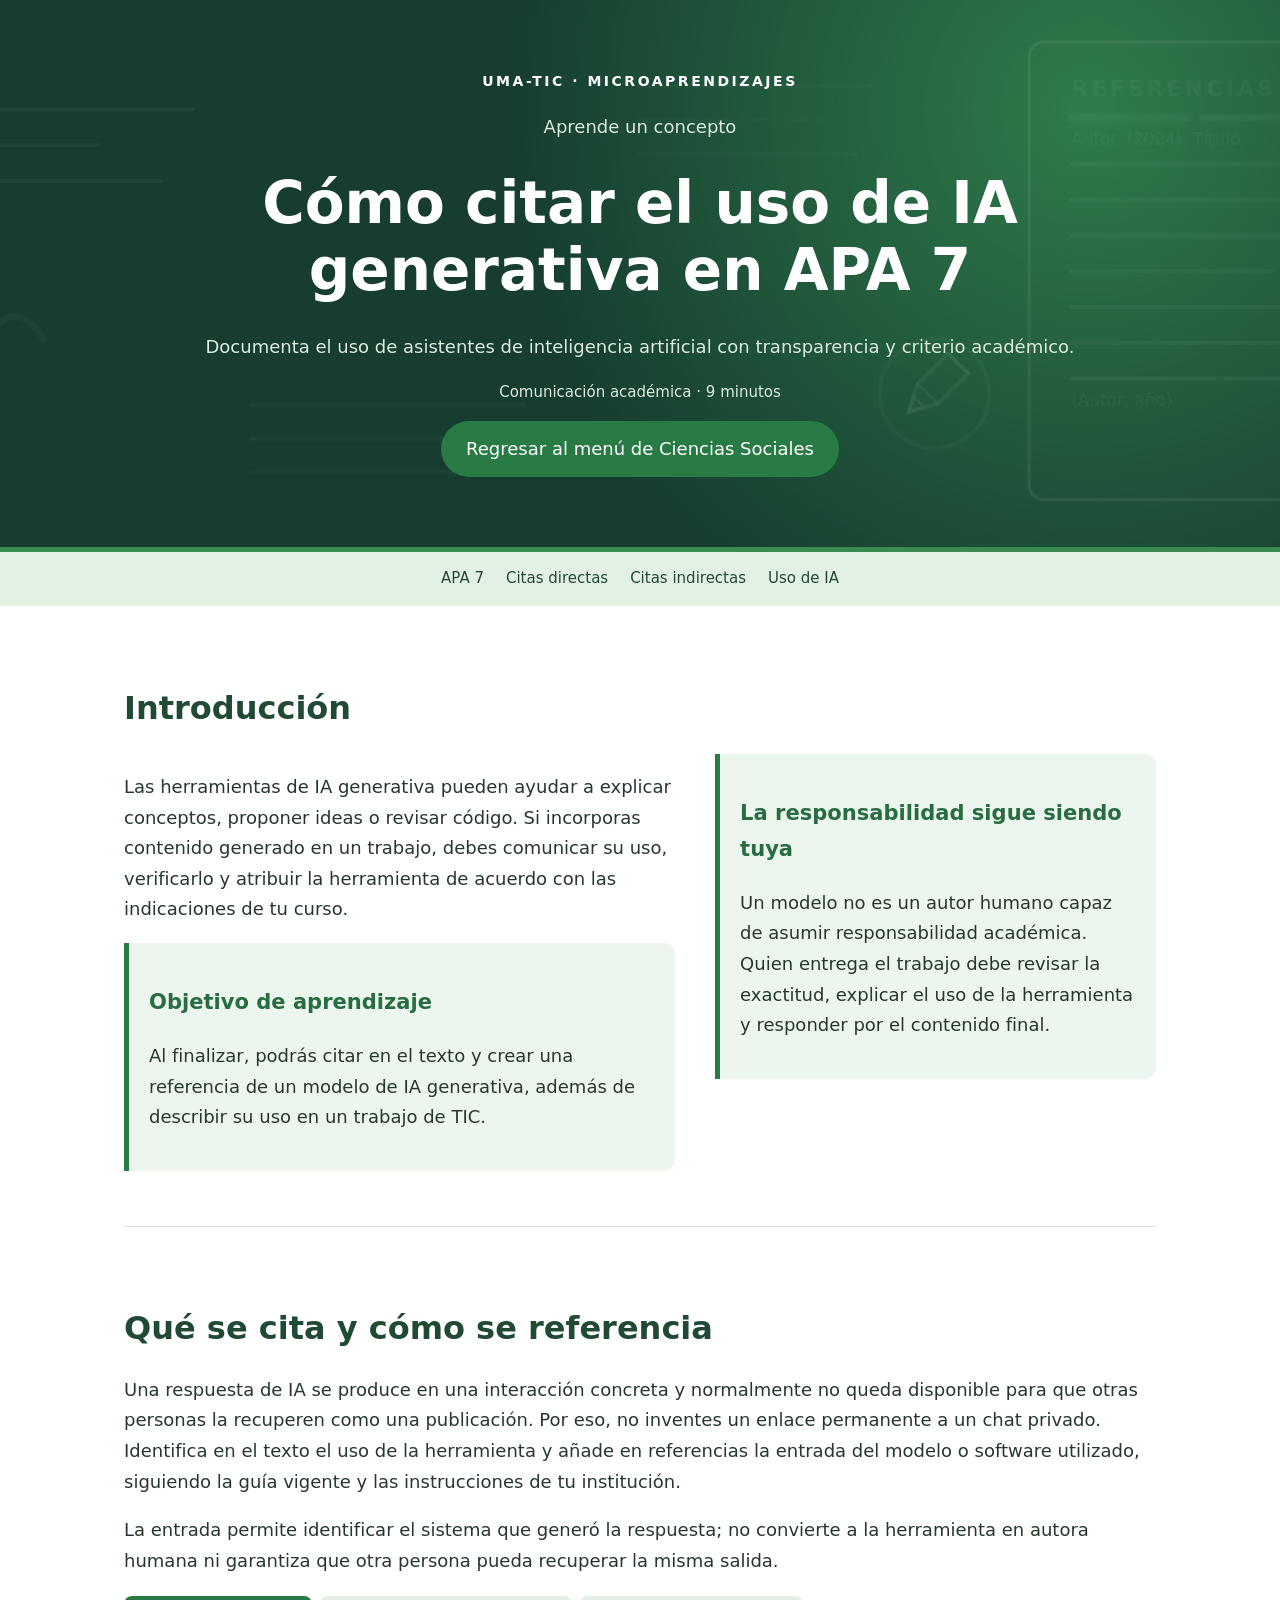
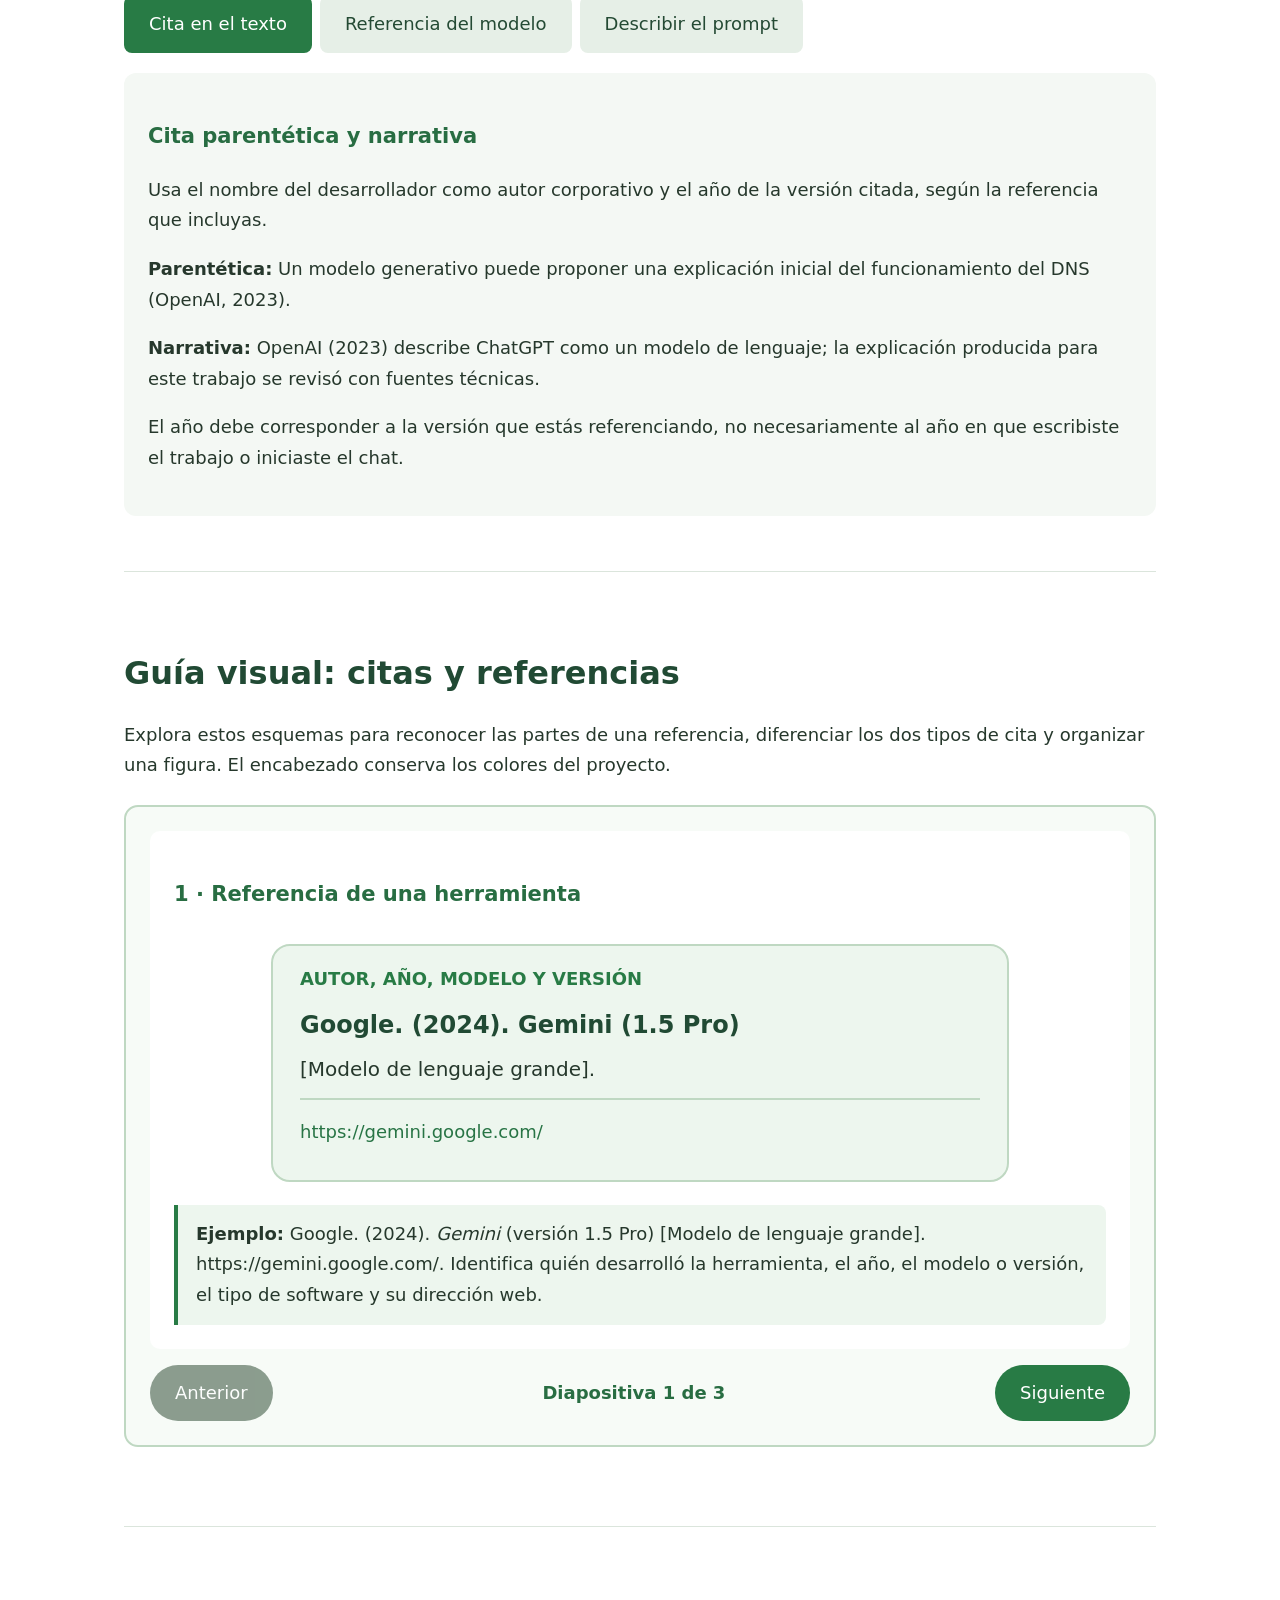
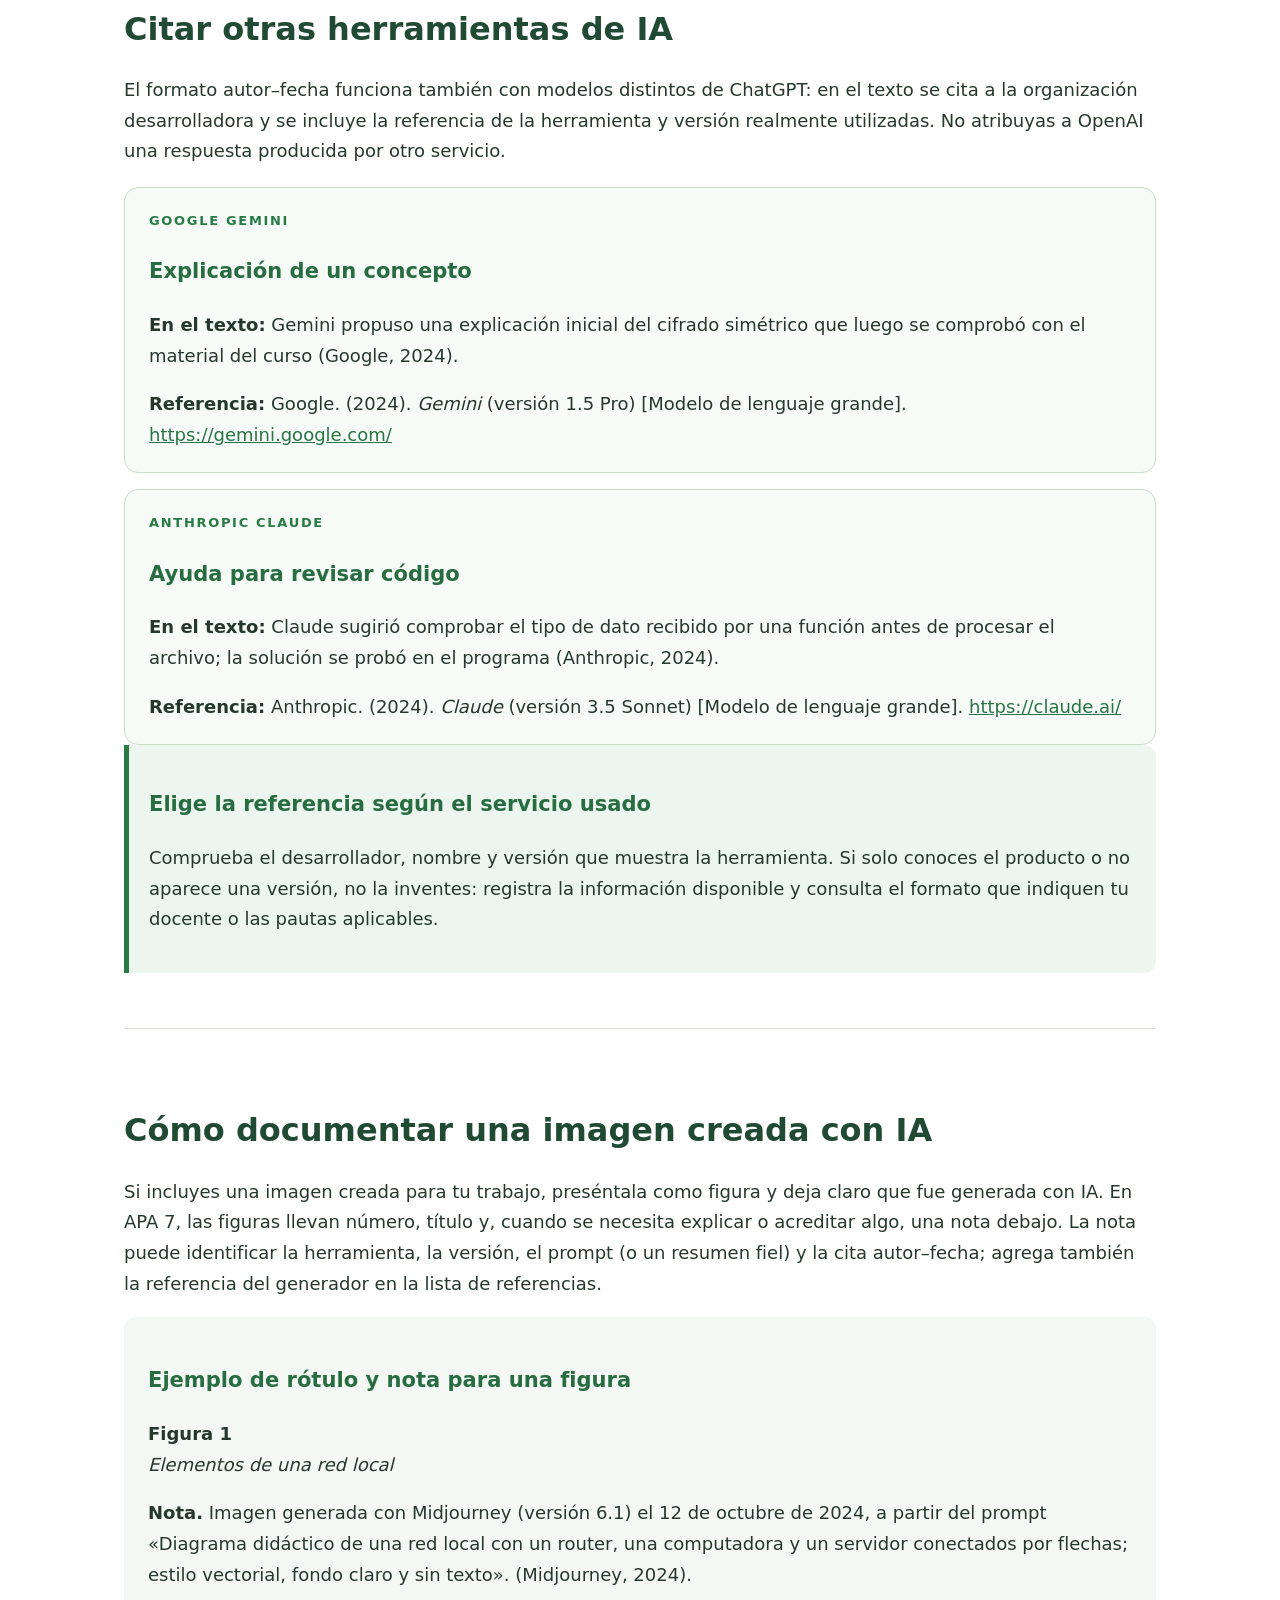
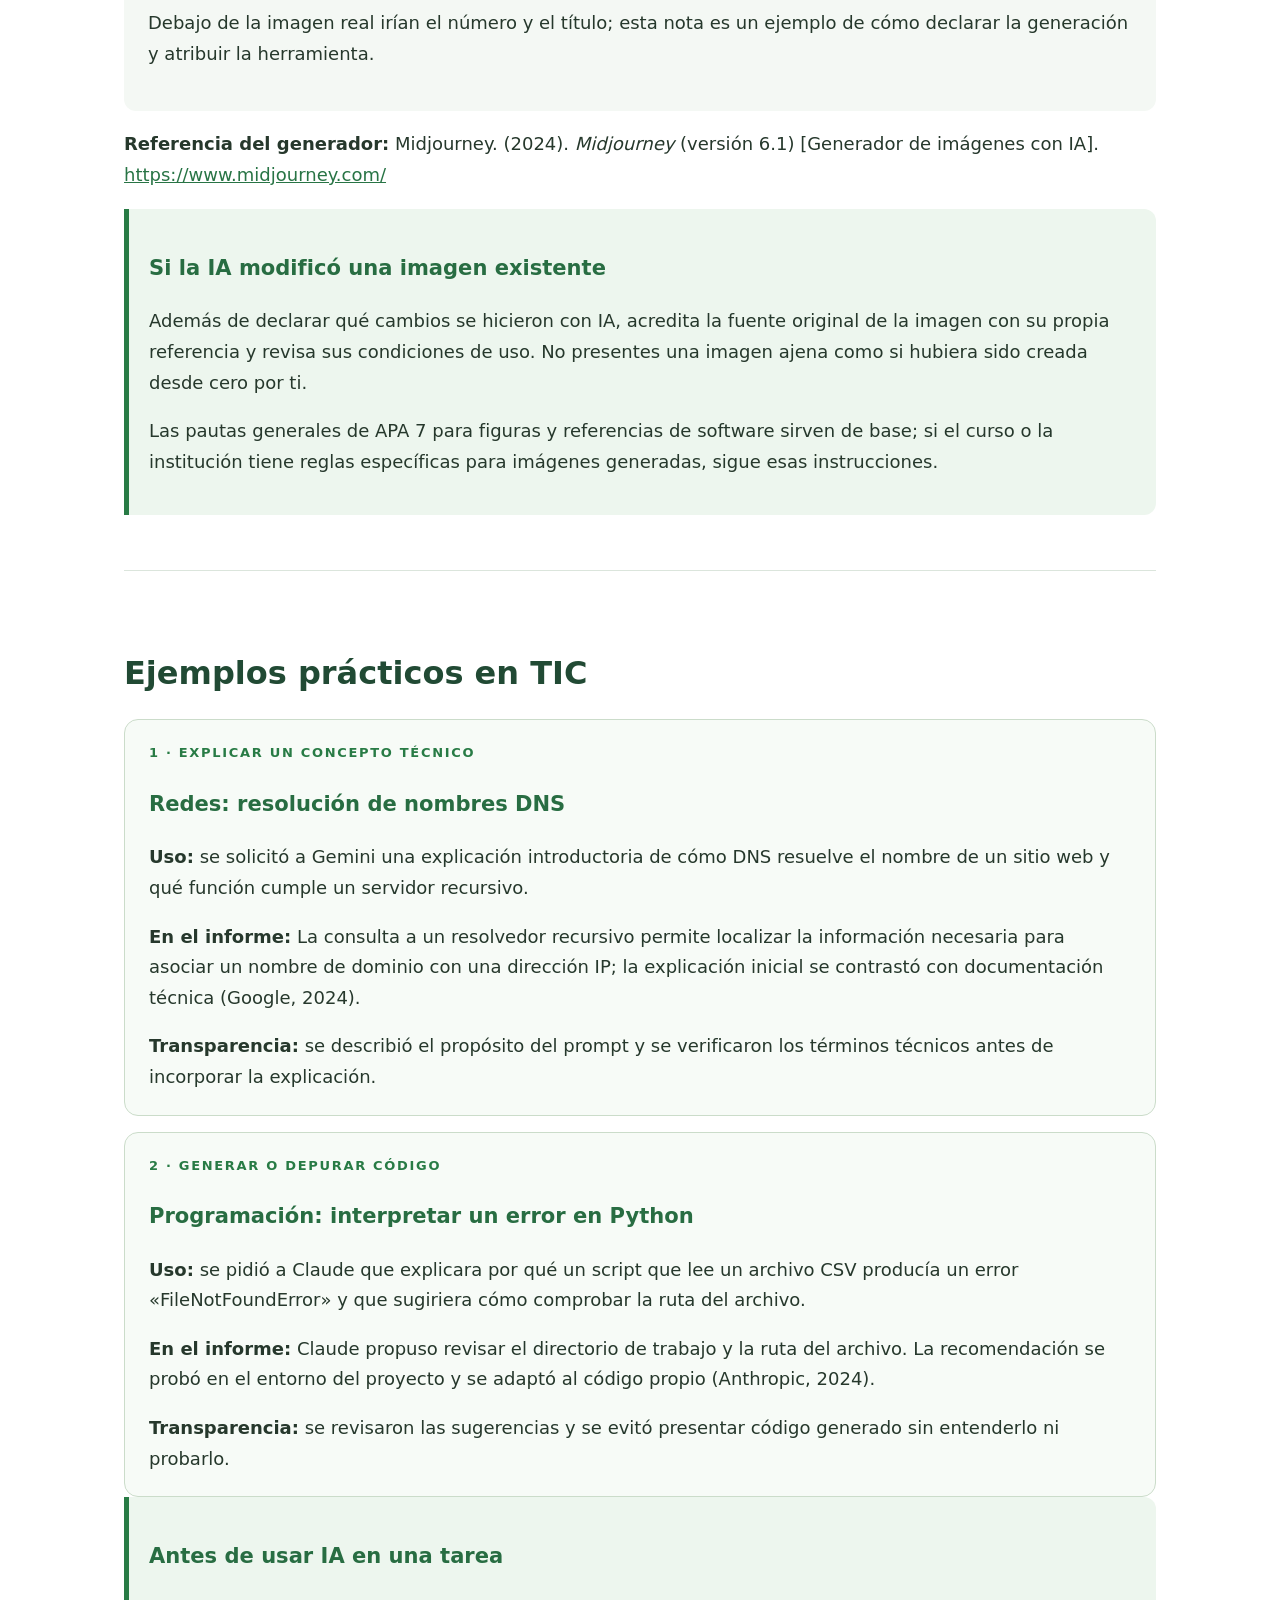
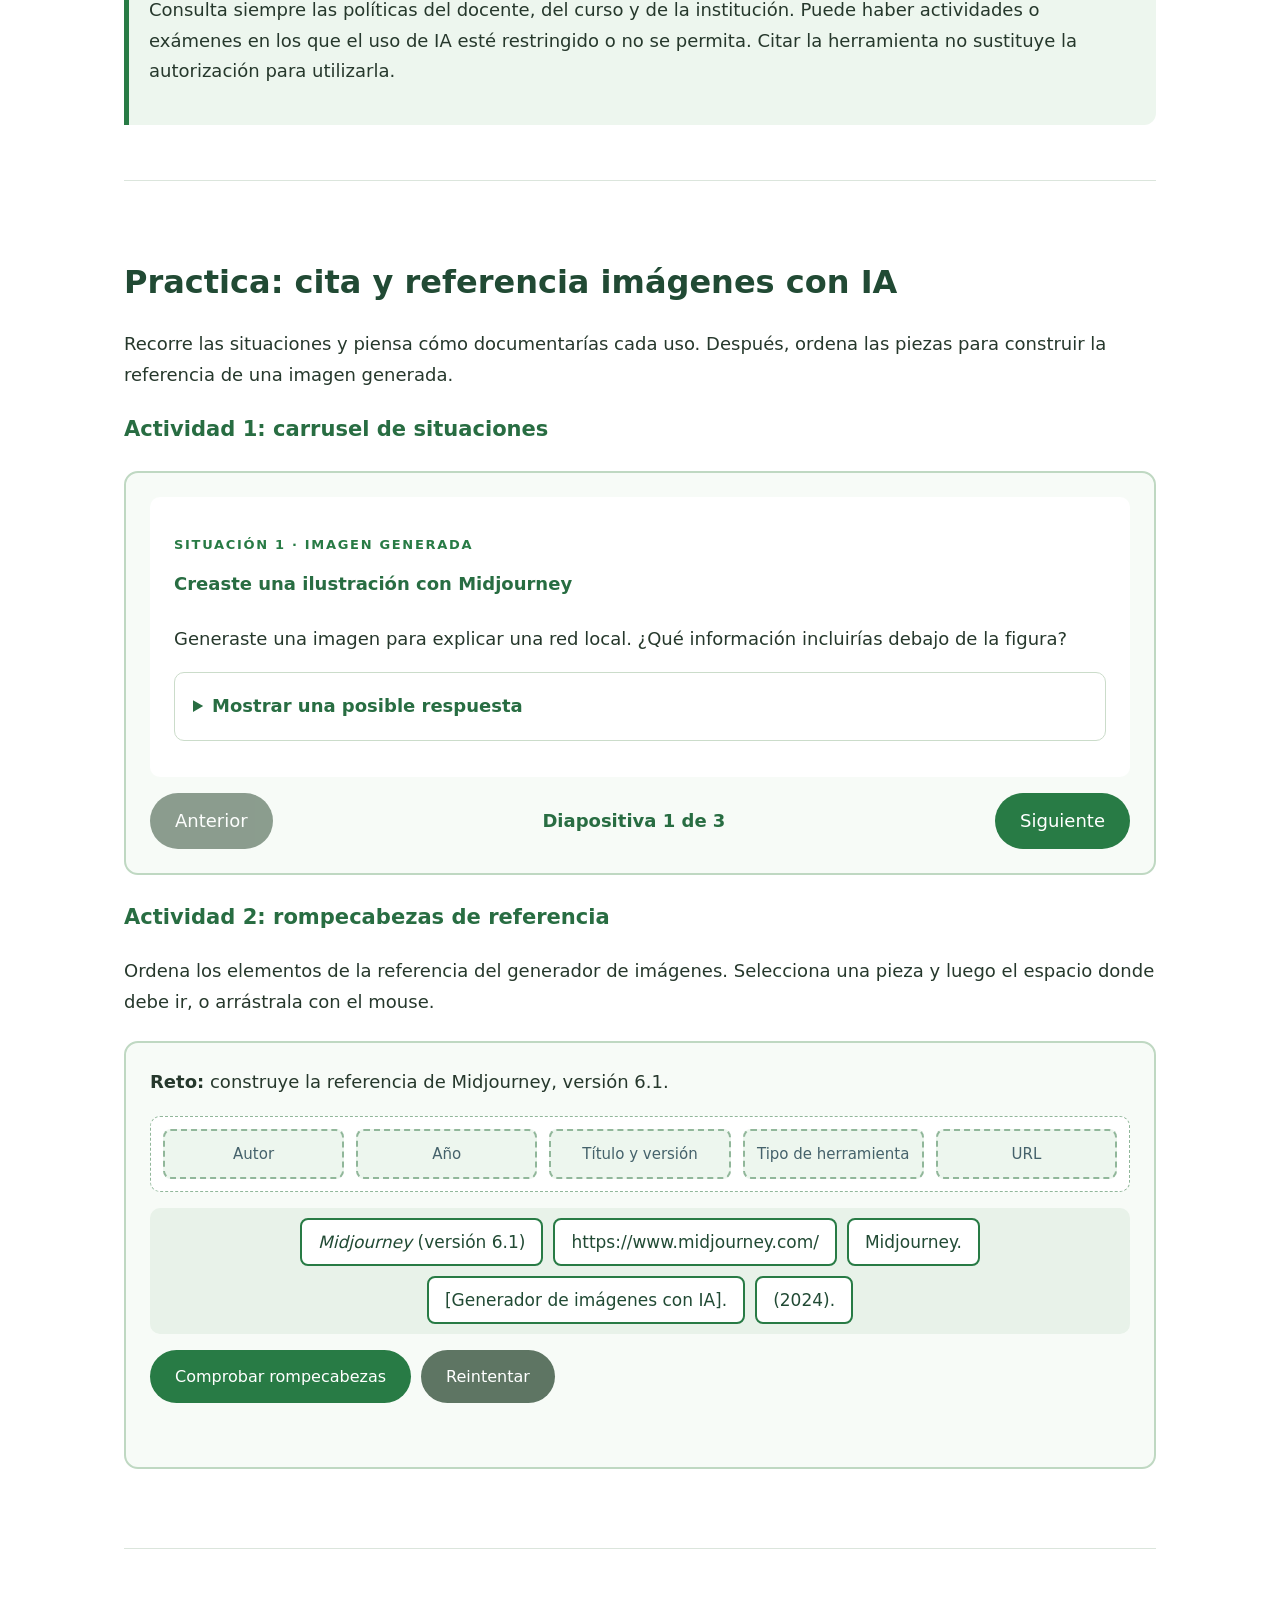
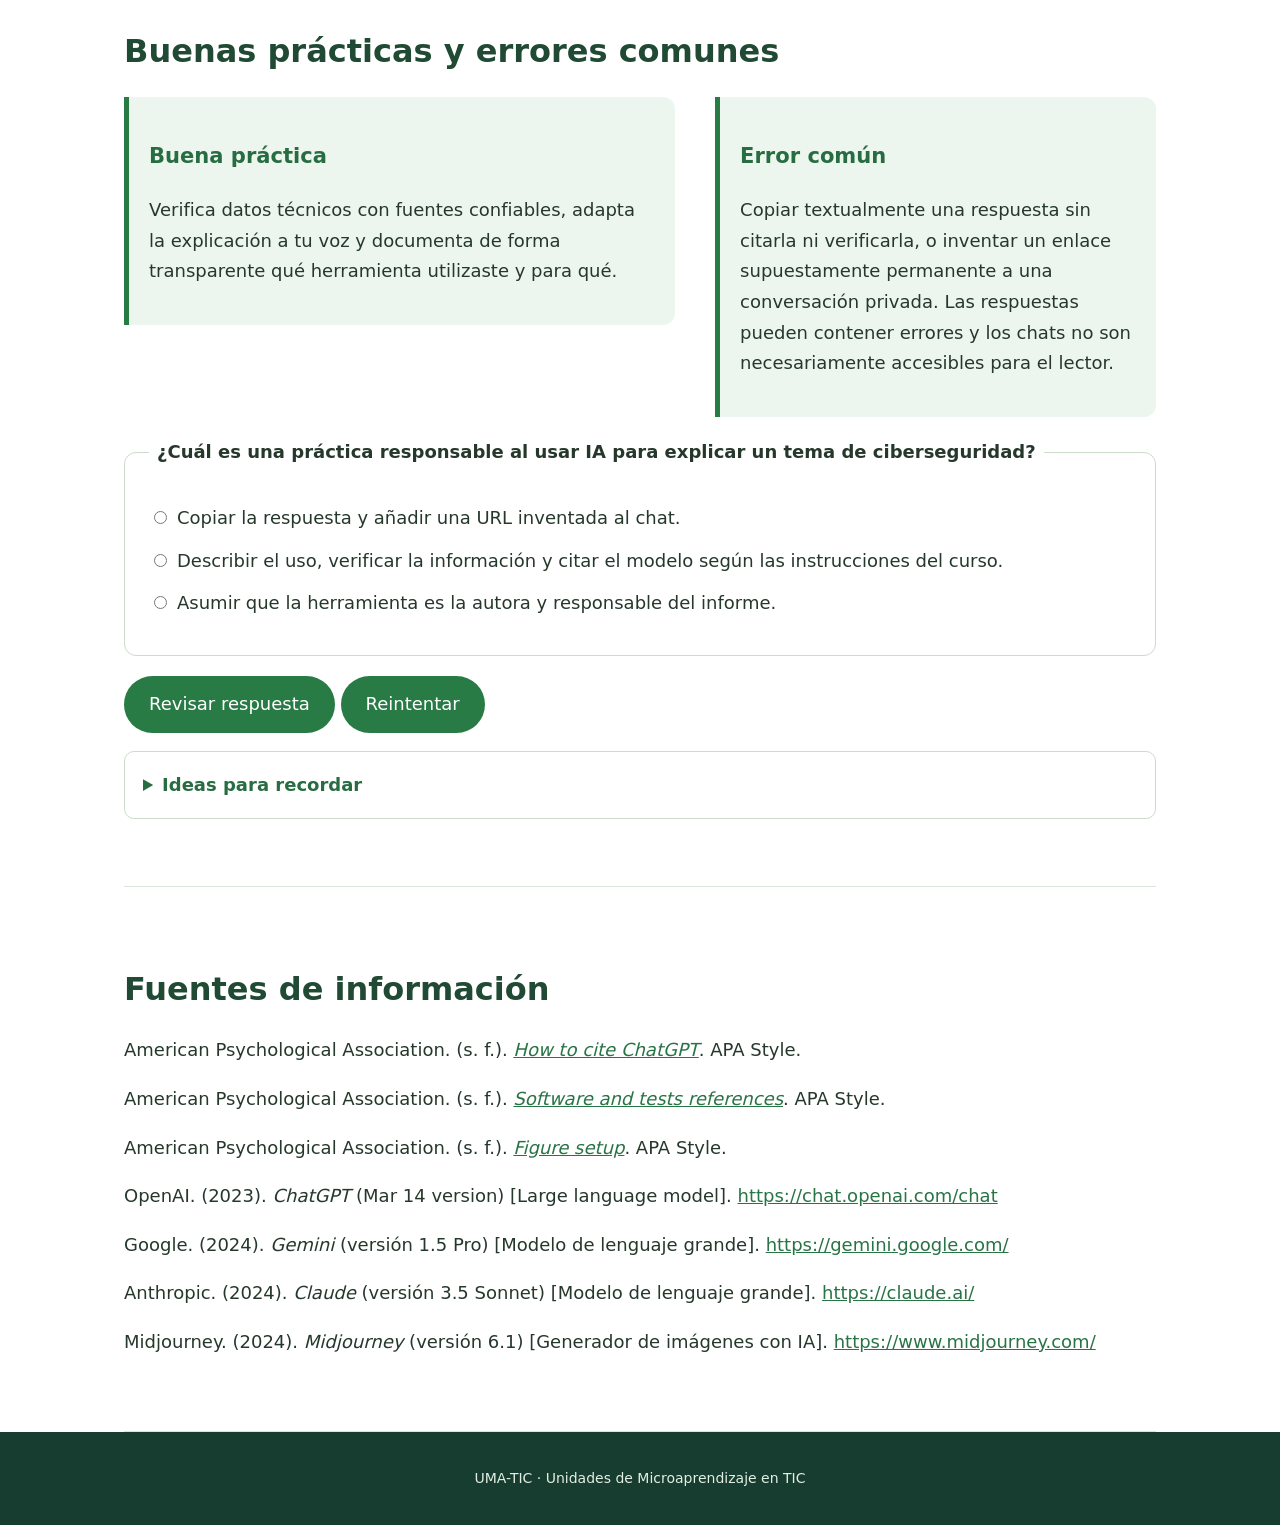
<file: capsulas-sociales/uso_ia.html>
<!doctype html>
<html lang="es">
  <head>
    <meta charset="utf-8">
    <meta name="viewport" content="width=device-width, initial-scale=1">
    <title>Uso de IA generativa en APA 7 | UMA-TIC</title>
    <link rel="stylesheet" href="estilos.css">
    <script src="interacciones.js" defer></script>
  </head>
  <body>
    <a class="skip" href="#introduccion">Saltar al contenido</a>
    <header class="hero">
      <div class="brand">
        UMA-TIC · MICROAPRENDIZAJES
      </div>
      <p>Aprende un concepto</p>
      <h1>Cómo citar el uso de IA generativa en APA 7</h1>
      <p>Documenta el uso de asistentes de inteligencia artificial con transparencia y criterio académico.</p>
      <p class="meta">Comunicación académica · 9 minutos</p>
      <a class="button" href="../index.html?area=sociales">Regresar al menú de Ciencias Sociales</a>
    </header>
    <nav aria-label="Navegación del proyecto">
      <a href="apa7.html">APA 7</a>
      <a href="citas_directas.html">Citas directas</a>
      <a href="citas_indirectas.html">Citas indirectas</a>
      <a href="uso_ia.html" aria-current="page">Uso de IA</a>
    </nav>
    <main>
      <section id="introduccion">
        <h2>Introducción</h2>
        <div class="grid">
          <div>
            <p>Las herramientas de IA generativa pueden ayudar a explicar conceptos, proponer ideas o revisar código. Si incorporas contenido generado en un trabajo, debes comunicar su uso, verificarlo y atribuir la herramienta de acuerdo con las indicaciones de tu curso.</p>
            <div class="note">
              <h3>Objetivo de aprendizaje</h3>
              <p>Al finalizar, podrás citar en el texto y crear una referencia de un modelo de IA generativa, además de describir su uso en un trabajo de TIC.</p>
            </div>
          </div>
          <div class="note">
            <h3>La responsabilidad sigue siendo tuya</h3>
            <p>Un modelo no es un autor humano capaz de asumir responsabilidad académica. Quien entrega el trabajo debe revisar la exactitud, explicar el uso de la herramienta y responder por el contenido final.</p>
          </div>
        </div>
      </section>

      <section id="contenido">
        <h2>Qué se cita y cómo se referencia</h2>
        <p>Una respuesta de IA se produce en una interacción concreta y normalmente no queda disponible para que otras personas la recuperen como una publicación. Por eso, no inventes un enlace permanente a un chat privado. Identifica en el texto el uso de la herramienta y añade en referencias la entrada del modelo o software utilizado, siguiendo la guía vigente y las instrucciones de tu institución.</p>
        <p>La entrada permite identificar el sistema que generó la respuesta; no convierte a la herramienta en autora humana ni garantiza que otra persona pueda recuperar la misma salida.</p>
        <div role="tablist" aria-label="Cita y referencia de IA generativa" class="tabs">
          <button id="t1" type="button" role="tab" aria-selected="true" aria-controls="p1">Cita en el texto</button>
          <button id="t2" type="button" role="tab" aria-selected="false" tabindex="-1" aria-controls="p2">Referencia del modelo</button>
          <button id="t3" type="button" role="tab" aria-selected="false" tabindex="-1" aria-controls="p3">Describir el prompt</button>
        </div>
        <div id="p1" class="panel" role="tabpanel" aria-labelledby="t1">
          <h3>Cita parentética y narrativa</h3>
          <p>Usa el nombre del desarrollador como autor corporativo y el año de la versión citada, según la referencia que incluyas.</p>
          <p><strong>Parentética:</strong> Un modelo generativo puede proponer una explicación inicial del funcionamiento del DNS (OpenAI, 2023).</p>
          <p><strong>Narrativa:</strong> OpenAI (2023) describe ChatGPT como un modelo de lenguaje; la explicación producida para este trabajo se revisó con fuentes técnicas.</p>
          <p>El año debe corresponder a la versión que estás referenciando, no necesariamente al año en que escribiste el trabajo o iniciaste el chat.</p>
        </div>
        <div id="p2" class="panel" role="tabpanel" aria-labelledby="t2" hidden>
          <h3>Partes de la referencia</h3>
          <p><strong>Autor:</strong> la organización que desarrolló la herramienta, por ejemplo, OpenAI, Google o Anthropic.</p>
          <p><strong>Año:</strong> el año asociado a la versión o fecha de la versión que utilizaste.</p>
          <p><strong>Título:</strong> el nombre del modelo en cursiva, como <em>ChatGPT</em> o <em>Gemini</em>.</p>
          <p><strong>Versión:</strong> inclúyela entre paréntesis cuando la información esté disponible y sea pertinente.</p>
          <p><strong>Descripción y fuente:</strong> indica el tipo de herramienta entre corchetes y añade la URL del proveedor o del modelo.</p>
          <p><strong>Ejemplo:</strong> OpenAI. (2023). <em>ChatGPT</em> (Mar 14 version) [Large language model]. <a href="https://chat.openai.com/chat">https://chat.openai.com/chat</a></p>
          <p>La versión de este ejemplo corresponde a una versión documentada de ChatGPT; para tu trabajo, sustituye los datos por los de la herramienta y versión realmente utilizadas. No agregues datos que no puedas comprobar.</p>
        </div>
        <div id="p3" class="panel" role="tabpanel" aria-labelledby="t3" hidden>
          <h3>Cuándo y cómo describir la instrucción</h3>
          <p>Si ayuda a entender cómo obtuviste o evaluaste la respuesta, resume el prompt en el texto y explica qué hiciste con el resultado. No es necesario presentar cada instrucción como si fuera una cita bibliográfica.</p>
          <p><strong>Ejemplo:</strong> Se pidió a ChatGPT que explicara, en lenguaje introductorio, cómo una consulta DNS traduce un nombre de dominio en una dirección IP. La respuesta se contrastó con documentación técnica y se reescribió para ajustarla al informe.</p>
          <p>Si la metodología del trabajo depende de las instrucciones exactas, consérvalas y documenta el proceso con el nivel de detalle que solicite el docente o la institución.</p>
        </div>
      </section>

      <section id="guia-visual">
        <h2>Guía visual: citas y referencias</h2>
        <p>Explora estos esquemas para reconocer las partes de una referencia, diferenciar los dos tipos de cita y organizar una figura. El encabezado conserva los colores del proyecto.</p>
        <div class="carousel visual-carousel" data-carousel aria-label="Carrusel visual sobre formatos APA 7">
          <div class="carousel-slide" data-carousel-slide role="group" aria-roledescription="diapositiva" aria-label="Diapositiva 1 de 3">
            <h3>1 · Referencia de una herramienta</h3>
            <figure class="visual-figure">
              <svg viewBox="0 0 760 260" role="img" aria-labelledby="visual-ref-title">
                <title id="visual-ref-title">Esquema de los componentes de una referencia de IA</title>
                <rect x="12" y="12" width="736" height="236" rx="18" fill="#edf6ee" stroke="#bfd8c2" stroke-width="2"/>
                <text x="40" y="52" font-family="system-ui, sans-serif" font-size="18" font-weight="700" fill="#287b45">AUTOR, AÑO, MODELO Y VERSIÓN</text>
                <text x="40" y="100" font-family="system-ui, sans-serif" font-size="24" font-weight="700" fill="#214a34">Google. (2024). Gemini (1.5 Pro)</text>
                <text x="40" y="143" font-family="system-ui, sans-serif" font-size="20" fill="#26382c">[Modelo de lenguaje grande].</text>
                <line x1="40" y1="166" x2="720" y2="166" stroke="#bfd8c2" stroke-width="2"/>
                <text x="40" y="205" font-family="system-ui, sans-serif" font-size="18" fill="#287445">https://gemini.google.com/</text>
              </svg>
              <figcaption><strong>Ejemplo:</strong> Google. (2024). <em>Gemini</em> (versión 1.5 Pro) [Modelo de lenguaje grande]. https://gemini.google.com/. Identifica quién desarrolló la herramienta, el año, el modelo o versión, el tipo de software y su dirección web.</figcaption>
            </figure>
          </div>
          <div class="carousel-slide" data-carousel-slide role="group" aria-roledescription="diapositiva" aria-label="Diapositiva 2 de 3" hidden>
            <h3>2 · Cita parentética y narrativa</h3>
            <figure class="visual-figure">
              <svg viewBox="0 0 760 260" role="img" aria-labelledby="visual-cite-title">
                <title id="visual-cite-title">Comparación de una cita parentética y una narrativa</title>
                <rect x="12" y="12" width="352" height="236" rx="18" fill="#edf6ee" stroke="#bfd8c2" stroke-width="2"/>
                <rect x="396" y="12" width="352" height="236" rx="18" fill="#f4f8f4" stroke="#bfd8c2" stroke-width="2"/>
                <text x="38" y="64" font-family="system-ui, sans-serif" font-size="18" font-weight="700" fill="#287b45">PARENTÉTICA</text>
                <text x="38" y="132" font-family="system-ui, sans-serif" font-size="29" font-weight="700" fill="#214a34">(Google, 2024)</text>
                <text x="38" y="184" font-family="system-ui, sans-serif" font-size="17" fill="#26382c">Cita al final de la idea.</text>
                <text x="422" y="64" font-family="system-ui, sans-serif" font-size="18" font-weight="700" fill="#287b45">NARRATIVA</text>
                <text x="422" y="132" font-family="system-ui, sans-serif" font-size="29" font-weight="700" fill="#214a34">Google (2024)</text>
                <text x="422" y="184" font-family="system-ui, sans-serif" font-size="17" fill="#26382c">El autor va en la oración.</text>
              </svg>
              <figcaption><strong>Parentética:</strong> (Google, 2024). <strong>Narrativa:</strong> Google (2024) explica que… El nombre de la organización desarrolladora funciona como autor corporativo en ambos formatos.</figcaption>
            </figure>
          </div>
          <div class="carousel-slide" data-carousel-slide role="group" aria-roledescription="diapositiva" aria-label="Diapositiva 3 de 3" hidden>
            <h3>3 · Figura con imagen generada</h3>
            <figure class="visual-figure">
              <svg viewBox="0 0 760 330" role="img" aria-labelledby="visual-figure-title">
                <title id="visual-figure-title">Estructura visual del rótulo y nota de una figura</title>
                <rect x="12" y="12" width="736" height="306" rx="18" fill="#f4f8f4" stroke="#bfd8c2" stroke-width="2"/>
                <text x="42" y="52" font-family="system-ui, sans-serif" font-size="20" font-weight="700" fill="#214a34">Figura 1</text>
                <text x="42" y="82" font-family="system-ui, sans-serif" font-size="18" font-style="italic" fill="#214a34">Elementos de una red local</text>
                <rect x="42" y="100" width="676" height="118" rx="12" fill="#ffffff" stroke="#91b79a" stroke-width="2"/>
                <circle cx="185" cy="158" r="31" fill="#e3f0e4" stroke="#287b45" stroke-width="3"/>
                <circle cx="575" cy="138" r="26" fill="#e3f0e4" stroke="#287b45" stroke-width="3"/>
                <circle cx="575" cy="184" r="21" fill="#e3f0e4" stroke="#287b45" stroke-width="3"/>
                <line x1="216" y1="158" x2="545" y2="138" stroke="#287b45" stroke-width="4"/>
                <line x1="216" y1="158" x2="555" y2="184" stroke="#287b45" stroke-width="4"/>
                <text x="185" y="164" text-anchor="middle" font-family="system-ui, sans-serif" font-size="14" font-weight="700" fill="#214a34">ROUTER</text>
                <text x="575" y="143" text-anchor="middle" font-family="system-ui, sans-serif" font-size="11" fill="#214a34">PC</text>
                <text x="575" y="188" text-anchor="middle" font-family="system-ui, sans-serif" font-size="10" fill="#214a34">SERVIDOR</text>
                <text x="42" y="253" font-family="system-ui, sans-serif" font-size="16" fill="#26382c">Nota. Generada con Midjourney (versión 6.1); prompt descrito en el texto.</text>
                <text x="42" y="284" font-family="system-ui, sans-serif" font-size="16" fill="#287445">(Midjourney, 2024) · Referencia completa al final.</text>
              </svg>
              <figcaption><strong>Ejemplo de nota:</strong> Imagen generada con Midjourney (versión 6.1) a partir de un prompt descrito en el texto (Midjourney, 2024). Este es un esquema didáctico, no una imagen generada por IA.</figcaption>
            </figure>
          </div>
          <div class="carousel-controls">
            <button type="button" data-carousel-previous aria-label="Ir a la diapositiva anterior">Anterior</button>
            <p class="carousel-status" data-carousel-status role="status" aria-live="polite"></p>
            <button type="button" data-carousel-next aria-label="Ir a la diapositiva siguiente">Siguiente</button>
          </div>
        </div>
      </section>

      <section id="otras-ias">
        <h2>Citar otras herramientas de IA</h2>
        <p>El formato autor–fecha funciona también con modelos distintos de ChatGPT: en el texto se cita a la organización desarrolladora y se incluye la referencia de la herramienta y versión realmente utilizadas. No atribuyas a OpenAI una respuesta producida por otro servicio.</p>
        <div class="paraphrase-steps">
          <article class="paraphrase-card">
            <p class="eyebrow">Google Gemini</p>
            <h3>Explicación de un concepto</h3>
            <p><strong>En el texto:</strong> Gemini propuso una explicación inicial del cifrado simétrico que luego se comprobó con el material del curso (Google, 2024).</p>
            <p><strong>Referencia:</strong> Google. (2024). <em>Gemini</em> (versión 1.5 Pro) [Modelo de lenguaje grande]. <a href="https://gemini.google.com/">https://gemini.google.com/</a></p>
          </article>
          <article class="paraphrase-card">
            <p class="eyebrow">Anthropic Claude</p>
            <h3>Ayuda para revisar código</h3>
            <p><strong>En el texto:</strong> Claude sugirió comprobar el tipo de dato recibido por una función antes de procesar el archivo; la solución se probó en el programa (Anthropic, 2024).</p>
            <p><strong>Referencia:</strong> Anthropic. (2024). <em>Claude</em> (versión 3.5 Sonnet) [Modelo de lenguaje grande]. <a href="https://claude.ai/">https://claude.ai/</a></p>
          </article>
        </div>
        <div class="note">
          <h3>Elige la referencia según el servicio usado</h3>
          <p>Comprueba el desarrollador, nombre y versión que muestra la herramienta. Si solo conoces el producto o no aparece una versión, no la inventes: registra la información disponible y consulta el formato que indiquen tu docente o las pautas aplicables.</p>
        </div>
      </section>

      <section id="imagenes">
        <h2>Cómo documentar una imagen creada con IA</h2>
        <p>Si incluyes una imagen creada para tu trabajo, preséntala como figura y deja claro que fue generada con IA. En APA 7, las figuras llevan número, título y, cuando se necesita explicar o acreditar algo, una nota debajo. La nota puede identificar la herramienta, la versión, el prompt (o un resumen fiel) y la cita autor–fecha; agrega también la referencia del generador en la lista de referencias.</p>
        <div class="panel">
          <h3>Ejemplo de rótulo y nota para una figura</h3>
          <p><strong>Figura 1</strong><br><em>Elementos de una red local</em></p>
          <p><strong>Nota.</strong> Imagen generada con Midjourney (versión 6.1) el 12 de octubre de 2024, a partir del prompt «Diagrama didáctico de una red local con un router, una computadora y un servidor conectados por flechas; estilo vectorial, fondo claro y sin texto». (Midjourney, 2024).</p>
          <p>Debajo de la imagen real irían el número y el título; esta nota es un ejemplo de cómo declarar la generación y atribuir la herramienta.</p>
        </div>
        <p><strong>Referencia del generador:</strong> Midjourney. (2024). <em>Midjourney</em> (versión 6.1) [Generador de imágenes con IA]. <a href="https://www.midjourney.com/">https://www.midjourney.com/</a></p>
        <div class="note">
          <h3>Si la IA modificó una imagen existente</h3>
          <p>Además de declarar qué cambios se hicieron con IA, acredita la fuente original de la imagen con su propia referencia y revisa sus condiciones de uso. No presentes una imagen ajena como si hubiera sido creada desde cero por ti.</p>
          <p>Las pautas generales de APA 7 para figuras y referencias de software sirven de base; si el curso o la institución tiene reglas específicas para imágenes generadas, sigue esas instrucciones.</p>
        </div>
      </section>

      <section id="escenarios">
        <h2>Ejemplos prácticos en TIC</h2>
        <div class="paraphrase-steps">
          <article class="paraphrase-card">
            <p class="eyebrow">1 · Explicar un concepto técnico</p>
            <h3>Redes: resolución de nombres DNS</h3>
            <p><strong>Uso:</strong> se solicitó a Gemini una explicación introductoria de cómo DNS resuelve el nombre de un sitio web y qué función cumple un servidor recursivo.</p>
            <p><strong>En el informe:</strong> La consulta a un resolvedor recursivo permite localizar la información necesaria para asociar un nombre de dominio con una dirección IP; la explicación inicial se contrastó con documentación técnica (Google, 2024).</p>
            <p><strong>Transparencia:</strong> se describió el propósito del prompt y se verificaron los términos técnicos antes de incorporar la explicación.</p>
          </article>
          <article class="paraphrase-card">
            <p class="eyebrow">2 · Generar o depurar código</p>
            <h3>Programación: interpretar un error en Python</h3>
            <p><strong>Uso:</strong> se pidió a Claude que explicara por qué un script que lee un archivo CSV producía un error «FileNotFoundError» y que sugiriera cómo comprobar la ruta del archivo.</p>
            <p><strong>En el informe:</strong> Claude propuso revisar el directorio de trabajo y la ruta del archivo. La recomendación se probó en el entorno del proyecto y se adaptó al código propio (Anthropic, 2024).</p>
            <p><strong>Transparencia:</strong> se revisaron las sugerencias y se evitó presentar código generado sin entenderlo ni probarlo.</p>
          </article>
        </div>
        <div class="note">
          <h3>Antes de usar IA en una tarea</h3>
          <p>Consulta siempre las políticas del docente, del curso y de la institución. Puede haber actividades o exámenes en los que el uso de IA esté restringido o no se permita. Citar la herramienta no sustituye la autorización para utilizarla.</p>
        </div>
      </section>

      <section id="actividad">
        <h2>Practica: cita y referencia imágenes con IA</h2>
        <p>Recorre las situaciones y piensa cómo documentarías cada uso. Después, ordena las piezas para construir la referencia de una imagen generada.</p>

        <h3>Actividad 1: carrusel de situaciones</h3>
        <div class="carousel" data-carousel aria-label="Situaciones para practicar citas de inteligencia artificial">
          <div class="carousel-slide" data-carousel-slide role="group" aria-roledescription="diapositiva">
            <p class="eyebrow">Situación 1 · Imagen generada</p>
            <h4>Creaste una ilustración con Midjourney</h4>
            <p>Generaste una imagen para explicar una red local. ¿Qué información incluirías debajo de la figura?</p>
            <details>
              <summary>Mostrar una posible respuesta</summary>
              <p>Indica que es una imagen generada con Midjourney, señala la versión y resume el prompt utilizado. Añade la cita (Midjourney, 2024) y la referencia del generador en la lista de referencias.</p>
            </details>
          </div>
          <div class="carousel-slide" data-carousel-slide role="group" aria-roledescription="diapositiva" hidden>
            <p class="eyebrow">Situación 2 · Explicación técnica</p>
            <h4>Consultaste Gemini sobre el cifrado</h4>
            <p>Usaste Gemini 1.5 Pro para obtener una explicación inicial del cifrado simétrico y luego la verificaste con el material del curso. ¿Cómo la citas?</p>
            <details>
              <summary>Mostrar una posible respuesta</summary>
              <p>En el texto puedes citar la idea como (Google, 2024) o escribir “Google (2024)”. Incluye la referencia de Gemini con la información de versión que corresponda.</p>
            </details>
          </div>
          <div class="carousel-slide" data-carousel-slide role="group" aria-roledescription="diapositiva" hidden>
            <p class="eyebrow">Situación 3 · Código</p>
            <h4>Pediste ayuda a Claude para depurar Python</h4>
            <p>Claude sugirió revisar la ruta de un archivo CSV. Probaste la solución y adaptaste el código. ¿Qué debes hacer antes de entregar?</p>
            <details>
              <summary>Mostrar una posible respuesta</summary>
              <p>Comprueba que el código funciona y que entiendes el cambio. Describe el uso si es relevante y cita la herramienta con su referencia, por ejemplo, (Anthropic, 2024), según la versión y las reglas de tu curso.</p>
            </details>
          </div>
          <div class="carousel-controls">
            <button type="button" data-carousel-previous aria-label="Ir a la diapositiva anterior">Anterior</button>
            <p class="carousel-status" data-carousel-status role="status" aria-live="polite"></p>
            <button type="button" data-carousel-next aria-label="Ir a la diapositiva siguiente">Siguiente</button>
          </div>
        </div>

        <h3>Actividad 2: rompecabezas de referencia</h3>
        <p>Ordena los elementos de la referencia del generador de imágenes. Selecciona una pieza y luego el espacio donde debe ir, o arrástrala con el mouse.</p>
        <div class="puzzle puzzle-ia" data-puzzle data-puzzle-name="referencia-imagen-ia">
          <p class="puzzle-instructions"><strong>Reto:</strong> construye la referencia de Midjourney, versión 6.1.</p>
          <div class="puzzle-preview reference-preview" aria-label="Referencia formada">
            <span class="puzzle-slot" data-slot data-correct="author">Autor</span>
            <span class="puzzle-slot" data-slot data-correct="year">Año</span>
            <span class="puzzle-slot" data-slot data-correct="title">Título y versión</span>
            <span class="puzzle-slot" data-slot data-correct="type">Tipo de herramienta</span>
            <span class="puzzle-slot" data-slot data-correct="url">URL</span>
          </div>
          <div class="puzzle-pieces" data-piece-bank aria-label="Piezas de la referencia">
            <button type="button" class="puzzle-piece" draggable="true" data-piece="title"><em>Midjourney</em> (versión 6.1)</button>
            <button type="button" class="puzzle-piece" draggable="true" data-piece="url">https://www.midjourney.com/</button>
            <button type="button" class="puzzle-piece" draggable="true" data-piece="author">Midjourney.</button>
            <button type="button" class="puzzle-piece" draggable="true" data-piece="type">[Generador de imágenes con IA].</button>
            <button type="button" class="puzzle-piece" draggable="true" data-piece="year">(2024).</button>
          </div>
          <div class="puzzle-actions">
            <button type="button" data-puzzle-check>Comprobar rompecabezas</button>
            <button type="button" class="puzzle-reset" data-puzzle-reset>Reintentar</button>
          </div>
          <p class="puzzle-feedback" data-puzzle-feedback role="status"></p>
        </div>
      </section>

      <section id="evaluacion">
        <h2>Buenas prácticas y errores comunes</h2>
        <div class="grid">
          <div class="note">
            <h3>Buena práctica</h3>
            <p>Verifica datos técnicos con fuentes confiables, adapta la explicación a tu voz y documenta de forma transparente qué herramienta utilizaste y para qué.</p>
          </div>
          <div class="note">
            <h3>Error común</h3>
            <p>Copiar textualmente una respuesta sin citarla ni verificarla, o inventar un enlace supuestamente permanente a una conversación privada. Las respuestas pueden contener errores y los chats no son necesariamente accesibles para el lector.</p>
          </div>
        </div>
        <form data-quiz>
          <fieldset data-explanation="La herramienta se identifica en el texto y en la referencia; la respuesta se verifica y el estudiante asume la responsabilidad del trabajo.">
            <legend>¿Cuál es una práctica responsable al usar IA para explicar un tema de ciberseguridad?</legend>
            <label><input required type="radio" name="practica" value="a">Copiar la respuesta y añadir una URL inventada al chat.</label>
            <label><input required type="radio" name="practica" value="b" data-correct="true">Describir el uso, verificar la información y citar el modelo según las instrucciones del curso.</label>
            <label><input required type="radio" name="practica" value="c">Asumir que la herramienta es la autora y responsable del informe.</label>
            <div class="feedback" role="status"></div>
          </fieldset>
          <button type="submit">Revisar respuesta</button>
          <button type="reset">Reintentar</button>
          <p data-result role="status"></p>
        </form>
        <details>
          <summary>Ideas para recordar</summary>
          <p>Cita la herramienta en el texto, referencia el modelo o software realmente utilizado, describe el prompt cuando sea relevante y verifica la salida. La cita no reemplaza las reglas de integridad académica ni la responsabilidad de quien entrega el trabajo.</p>
        </details>
      </section>

      <section id="fuentes">
        <h2>Fuentes de información</h2>
        <p>American Psychological Association. (s. f.). <a href="https://apastyle.apa.org/blog/how-to-cite-chatgpt"><em>How to cite ChatGPT</em></a>. APA Style.</p>
        <p>American Psychological Association. (s. f.). <a href="https://apastyle.apa.org/style-grammar-guidelines/references/examples/software-references"><em>Software and tests references</em></a>. APA Style.</p>
        <p>American Psychological Association. (s. f.). <a href="https://apastyle.apa.org/style-grammar-guidelines/tables-figures/figures"><em>Figure setup</em></a>. APA Style.</p>
        <p>OpenAI. (2023). <em>ChatGPT</em> (Mar 14 version) [Large language model]. <a href="https://chat.openai.com/chat">https://chat.openai.com/chat</a></p>
        <p>Google. (2024). <em>Gemini</em> (versión 1.5 Pro) [Modelo de lenguaje grande]. <a href="https://gemini.google.com/">https://gemini.google.com/</a></p>
        <p>Anthropic. (2024). <em>Claude</em> (versión 3.5 Sonnet) [Modelo de lenguaje grande]. <a href="https://claude.ai/">https://claude.ai/</a></p>
        <p>Midjourney. (2024). <em>Midjourney</em> (versión 6.1) [Generador de imágenes con IA]. <a href="https://www.midjourney.com/">https://www.midjourney.com/</a></p>
      </section>
    </main>
    <footer>
      UMA-TIC · Unidades de Microaprendizaje en TIC
    </footer>
  </body>
</html>
</file>
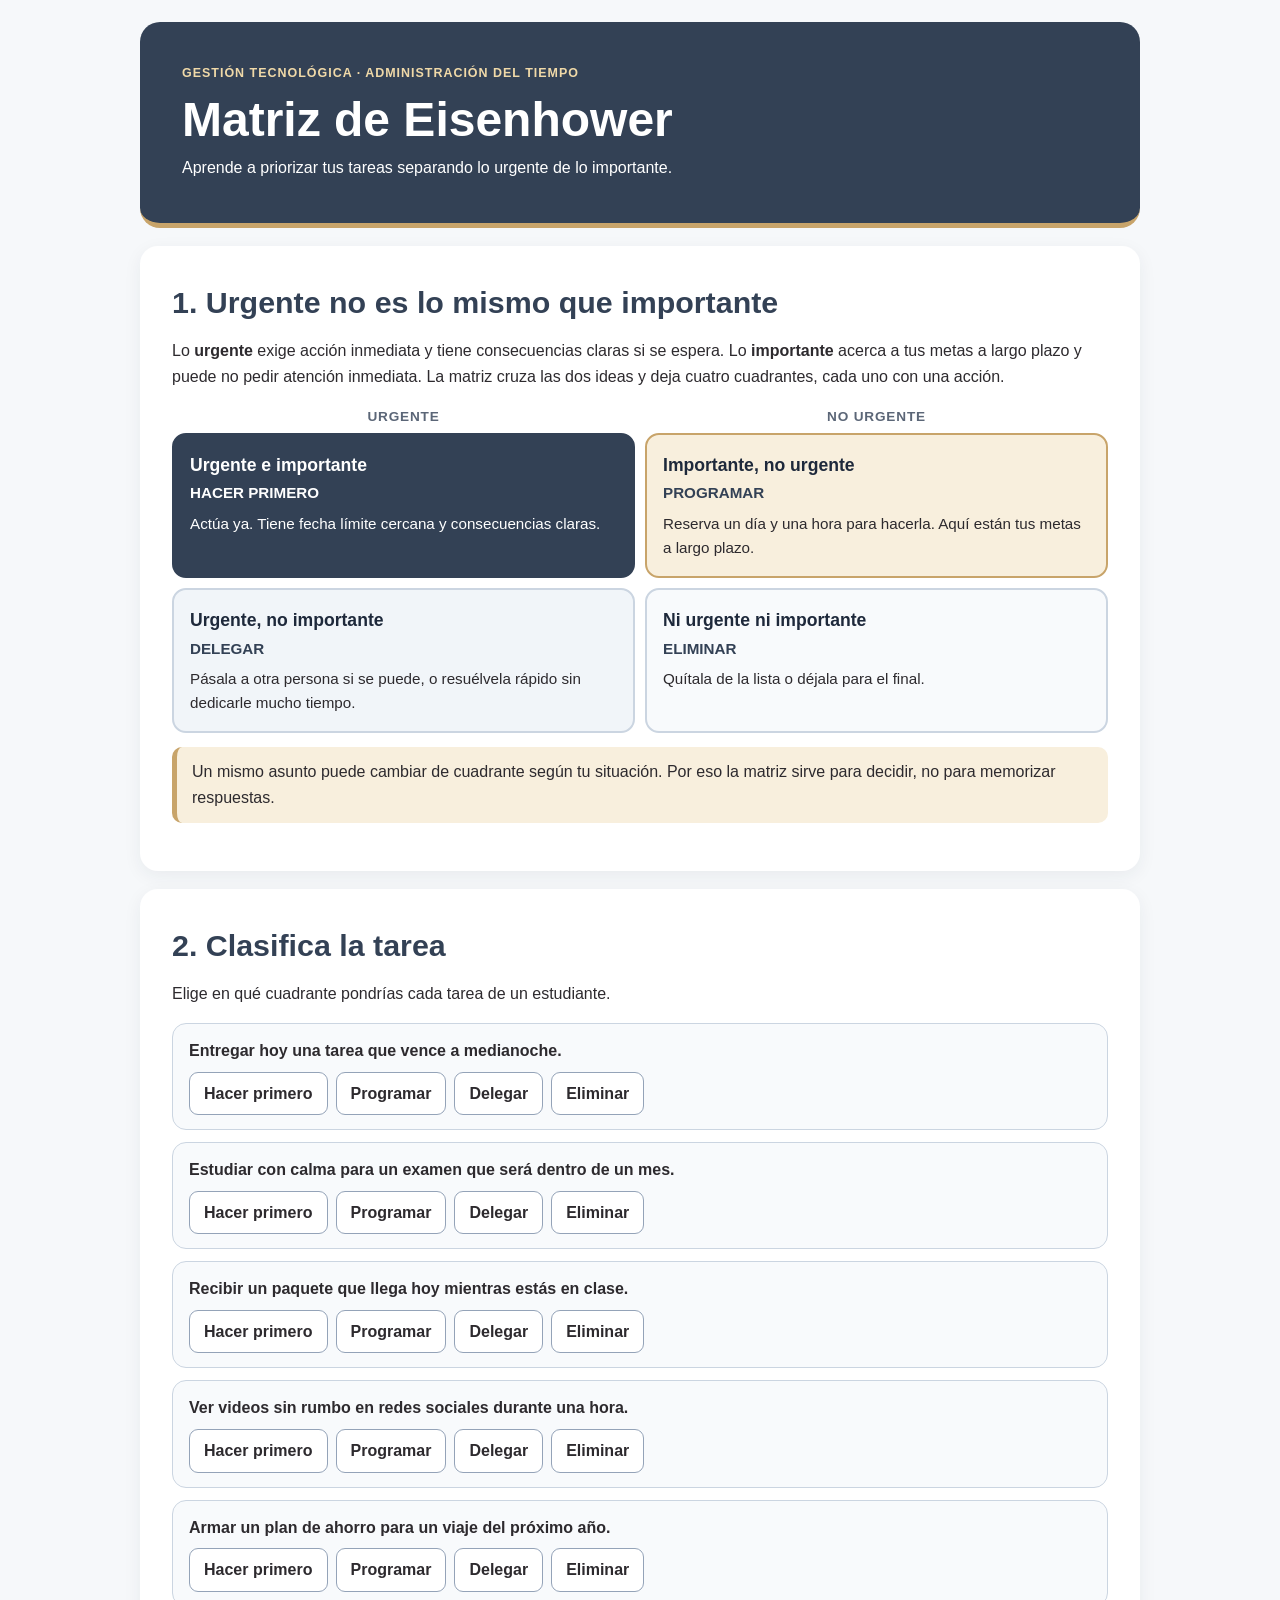
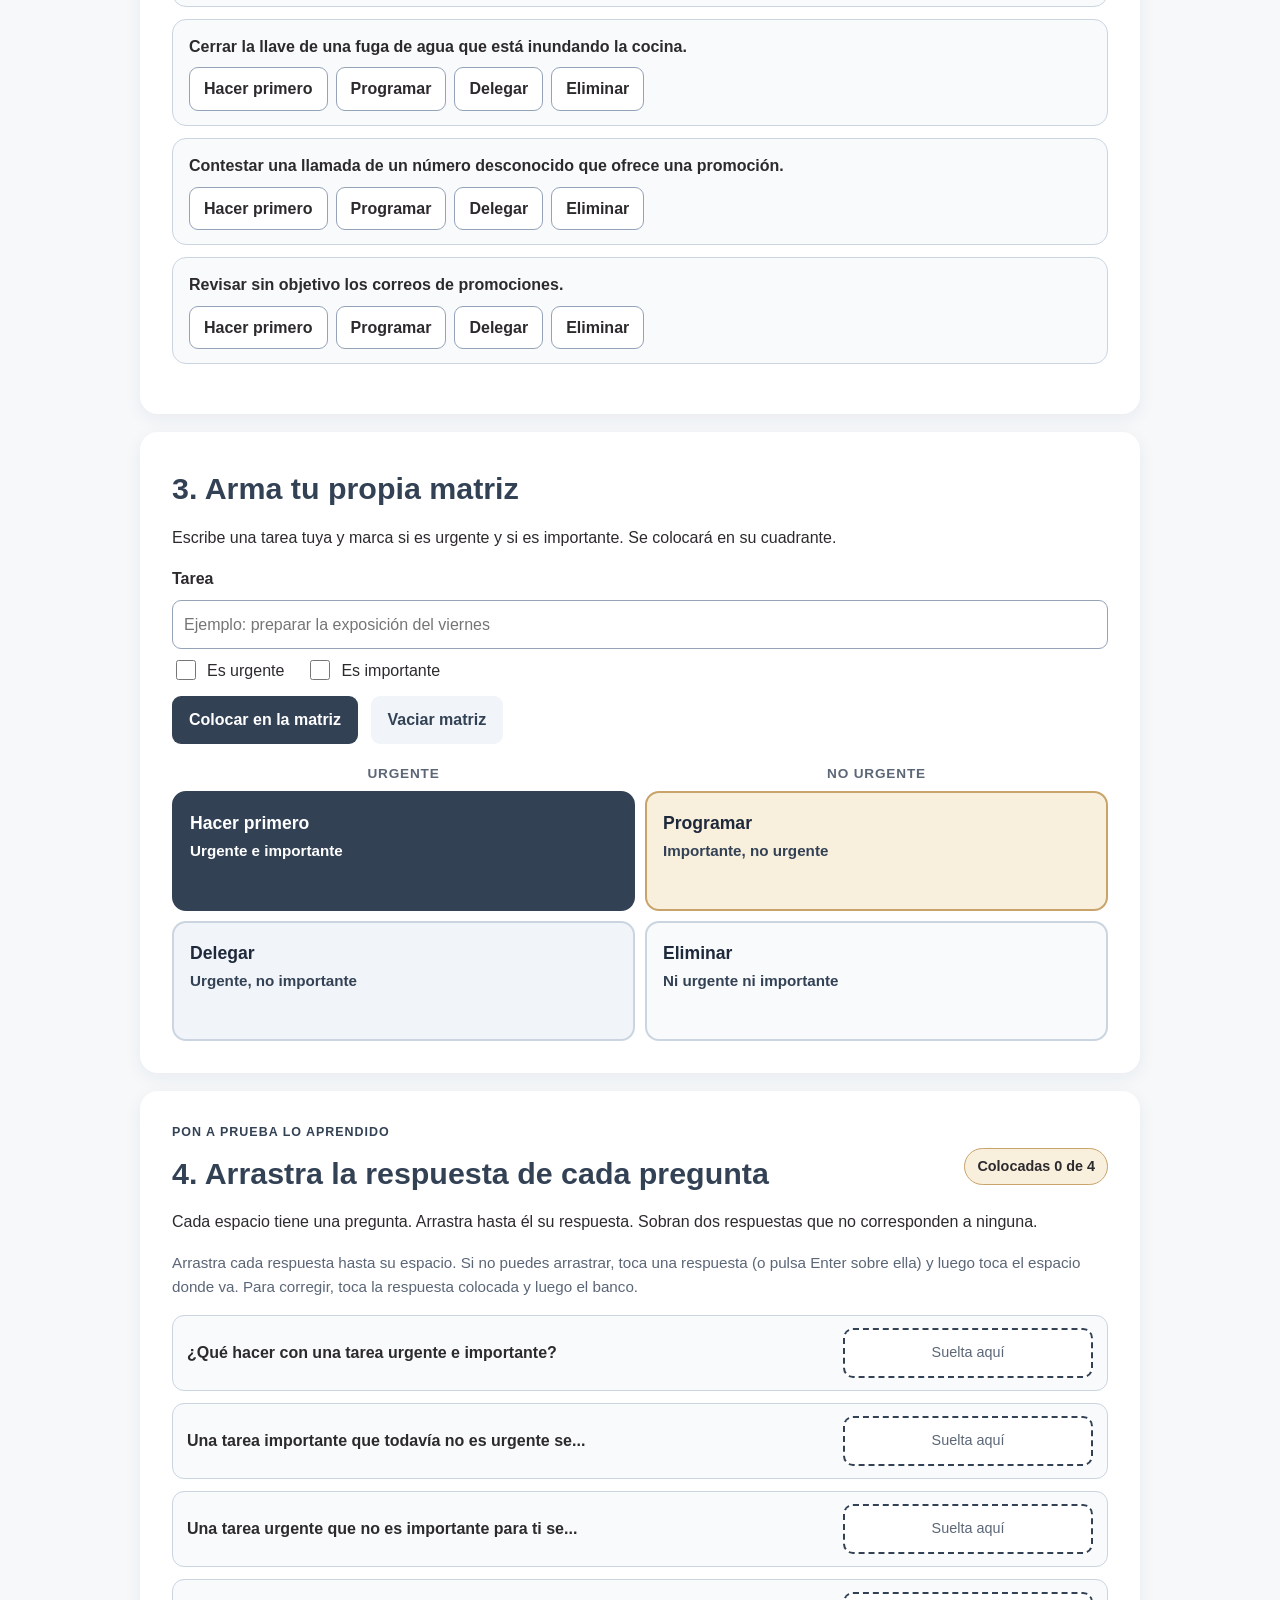
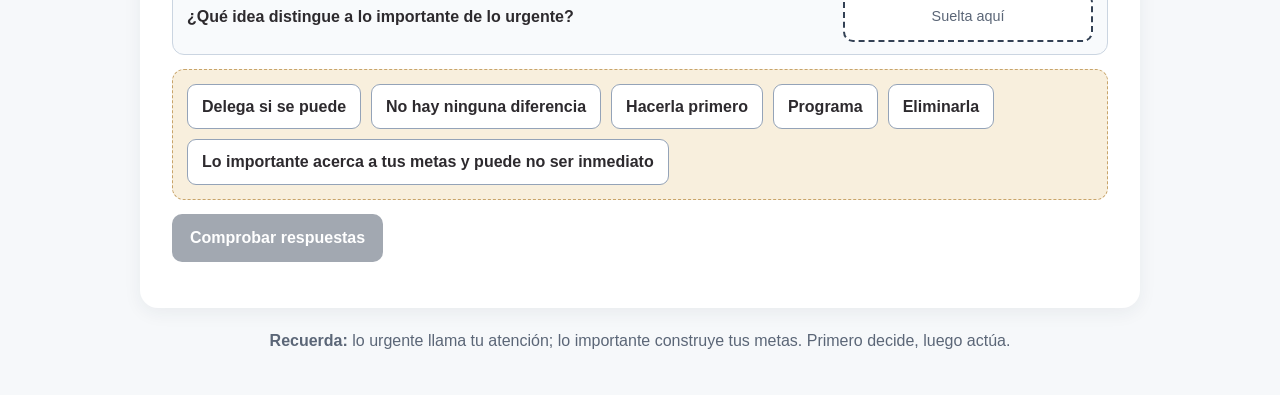
<file: recursos-visuales/visuales_caps_gestion/matriz-eisenhower.html>
<!doctype html>
<html lang="es">
<head>
<meta charset="utf-8">
<meta name="viewport" content="width=device-width,initial-scale=1">
<meta name="description" content="Cápsula interactiva: la matriz de Eisenhower para priorizar tareas según lo urgente y lo importante.">
<title>Matriz de Eisenhower | Gestión del tiempo</title>
<style>
:root{
  --vino:#334155; --vino-oscuro:#1e293b; --vino-suave:#f1f5f9; --vino-borde:#cbd5e1;
  --dorado:#c8a46a; --dorado-suave:#f8efdd; --fondo:#f6f8fa; --texto:#2d2a2e; --gris:#5b6677;
}
*{box-sizing:border-box}
body{margin:0;background:var(--fondo);color:var(--texto);font:16px/1.6 Arial,Helvetica,sans-serif}
[hidden]{display:none!important}
.wrap{width:min(100% - 24px,1000px);margin:22px auto}
header{padding:clamp(22px,5vw,42px);background:var(--vino);color:#fff;border-radius:20px;border-bottom:5px solid var(--dorado)}
.tag{font-size:.78rem;font-weight:800;letter-spacing:.08em;margin:0 0 6px;color:var(--vino)}
header .tag{color:#f0d9a8}
header p:last-child{margin-bottom:0}
h1{font-size:clamp(2rem,5vw,3rem);line-height:1.15;margin:8px 0}
h2{color:var(--vino);margin:0 0 12px;font-size:clamp(1.4rem,3vw,1.9rem)}
h3{color:var(--vino-oscuro);margin:16px 0 6px;font-size:1.1rem}
.panel{background:#fff;margin-top:18px;padding:clamp(20px,4vw,32px);border-radius:18px;box-shadow:0 5px 18px #1e293b10}
p{margin-top:0}
code{font-family:Consolas,"Courier New",monospace;background:var(--vino-suave);color:var(--vino-oscuro);padding:1px 6px;border-radius:5px}
.formula{padding:15px;background:var(--vino-suave);border-left:5px solid var(--vino);border-radius:12px}
.consejo{padding:12px 15px;background:var(--dorado-suave);border-left:5px solid var(--dorado);border-radius:10px}
.cards{display:grid;grid-template-columns:repeat(2,1fr);gap:14px}
.cards article{padding:20px;background:#f8fafc;border:1px solid var(--vino-borde);border-radius:14px}
.cards .grande{font-size:2.2rem;font-weight:800;color:var(--vino);line-height:1.2}
.cards h3{margin:0 0 4px}
.cards p{margin:6px 0 0}


/* Código y simulador */
pre.codigo{margin:12px 0;padding:14px 0;background:#2d2a2e;color:#f1f5f9;border-radius:12px;font:15px/1.7 Consolas,"Courier New",monospace;overflow-x:auto}
pre.codigo .l{display:block;padding:0 16px;border-left:5px solid transparent;white-space:pre}
pre.codigo .l.on{background:#1e293b99;border-left-color:var(--dorado);color:#fff}
pre.codigo .l.off{opacity:.45}
.kw{color:#cbd5e1}.st{color:#f0d9a8}.nm{color:#9fd3c7}
.eval{display:flex;flex-wrap:wrap;gap:10px;margin:12px 0}
.eval div{flex:1 1 200px;padding:12px 16px;background:var(--vino-suave);border-radius:12px}
.eval small{display:block;color:var(--gris)}
.eval strong{font-size:1.25rem;color:var(--vino-oscuro);font-family:Consolas,"Courier New",monospace}
.eval .verdad strong{color:#105d35}.eval .falso strong{color:#8c2020}
.fila{display:flex;flex-wrap:wrap;gap:10px;align-items:end;margin:8px 0}
.fila label{flex:0 0 100%}
.fila input{flex:0 1 160px}
table.op{width:100%;border-collapse:collapse;margin:10px 0}
table.op th,table.op td{padding:9px 12px;border:1px solid var(--vino-borde);text-align:left}
table.op th{background:var(--vino);color:#fff}
table.op td:first-child{font-family:Consolas,"Courier New",monospace;font-weight:800;color:var(--vino-oscuro);background:var(--dorado-suave)}
.blank{display:inline-block;min-width:7ch;padding:0 8px;border-radius:6px;background:var(--dorado);color:#3a2a10;font-weight:800;text-align:center}
.blank.ok{background:#bfe8cf;color:#105d35}.blank.mal{background:#f6c7c7;color:#8c2020}
.cards.tres{grid-template-columns:repeat(3,1fr)}
/* Formularios */
form{display:grid;grid-template-columns:1fr 1fr;gap:8px 14px;align-items:end}
label{font-weight:bold}
input[type=text],input[type=number]{width:100%;padding:11px;border:1px solid #94a3b8;border-radius:9px;font:inherit;background:#fff;color:var(--texto)}
button{font:inherit}
.btn{padding:11px 17px;background:var(--vino);color:#fff;border:0;border-radius:9px;font-weight:bold;cursor:pointer;margin:5px 8px 5px 0}
.btn:hover:not(:disabled){background:var(--vino-oscuro)}
.btn:disabled{opacity:.5;cursor:not-allowed}
.btn.claro{background:var(--vino-suave);color:var(--vino)}
.btn.claro:hover:not(:disabled){background:var(--vino-borde)}
button:focus-visible,input:focus-visible{outline:3px solid #111;outline-offset:3px}
form .btn{grid-column:1/-1;justify-self:start}
.salida{margin-top:12px;padding:12px 16px;background:var(--dorado-suave);border-left:5px solid var(--dorado);border-radius:8px}
.salida.ok{background:#e9f6ee;border-left-color:#21834e}
.salida.mal{background:#fdeeee;border-left-color:#b43c3c}
.pasos{list-style:none;margin:8px 0 0;padding:0;display:grid;gap:6px}
.pasos li{display:flex;justify-content:space-between;gap:10px;padding:8px 14px;background:#f8fafc;border:1px solid var(--vino-borde);border-radius:10px;font-family:Consolas,"Courier New",monospace}
.pasos .r{background:var(--vino);color:#fff;border-radius:6px;padding:0 10px;font-weight:bold}
.resultado-bin{font-size:1.4rem;font-weight:800;color:var(--vino-oscuro);font-family:Consolas,"Courier New",monospace;letter-spacing:.08em}

/* Cuestionario */
.quizhead{display:flex;justify-content:space-between;align-items:center;gap:10px}
#progress{background:var(--dorado-suave);border:1px solid var(--dorado);border-radius:99px;padding:6px 12px;white-space:nowrap;font-size:.9rem}
.question{font-weight:bold;font-size:1.1rem}
.options{display:grid;grid-template-columns:1fr 1fr;gap:10px}
.options button{text-align:left;background:#fff;color:var(--texto);border:1px solid #94a3b8;border-radius:9px;padding:11px 15px;font-weight:bold;cursor:pointer;margin:0}
.options button:hover:not(:disabled){background:var(--vino-suave)}
.options button:disabled{cursor:default}
.options button.correct{background:#e4f7eb;border-color:#16804a;color:#105d35}
.options button.wrong{background:#fff0f0;border-color:#c93232;color:#8c2020}
.final{font-weight:bold;font-size:1.1rem}
footer{text-align:center;color:var(--gris);padding:20px 8px}

@media(max-width:700px){.cards.tres{grid-template-columns:1fr}pre.codigo{font-size:13px}}
@media(max-width:560px){
  .cards,.cards.tres,.options,form{grid-template-columns:1fr}
  form .btn{grid-column:auto}
  .quizhead{align-items:flex-start;flex-direction:column}
  .wrap{width:calc(100% - 14px);margin:7px auto}
}

/* Triple restricción */
.tri{display:grid;grid-template-columns:minmax(220px,300px) 1fr;gap:18px;align-items:center}
.tri svg{width:100%;height:auto}
.rango{margin:14px 0}
.rango label{display:flex;justify-content:space-between;gap:10px}
.rango output{font-family:Consolas,"Courier New",monospace;color:var(--vino-oscuro);font-weight:800}
input[type=range]{width:100%;accent-color:var(--vino);height:34px;margin:2px 0}
.tiles{display:grid;grid-template-columns:repeat(3,1fr);gap:10px;margin:12px 0}
.tile{padding:12px 16px;background:var(--vino-suave);border-radius:12px}
.tile small{display:block;color:var(--gris)}
.tile strong{font-size:1.35rem;color:var(--vino-oscuro);font-family:Consolas,"Courier New",monospace}
.veredicto{padding:14px 16px;border-radius:12px;border-left:5px solid var(--dorado);background:var(--dorado-suave)}
.veredicto.ok{background:#e9f6ee;border-left-color:#21834e}
.veredicto.mal{background:#fdeeee;border-left-color:#b43c3c}
.veredicto h3{margin:0 0 6px}
.caminos{display:grid;grid-template-columns:repeat(3,1fr);gap:10px;margin-top:12px}
.camino{padding:14px;background:#fff;border:1px solid var(--vino-borde);border-radius:12px;display:flex;flex-direction:column;gap:6px}
.camino h4{margin:0;color:var(--vino-oscuro)}
.camino p{margin:0;font-size:.95rem}
.camino .btn{margin:auto 0 0;align-self:flex-start}
.supuestos{font-size:.9rem;color:var(--gris)}
.supuestos ul{margin:6px 0 0;padding-left:20px}
@media(max-width:700px){.tri{grid-template-columns:1fr}.caminos,.tiles{grid-template-columns:1fr}}


/* Matriz de Eisenhower */
.ejes{display:grid;grid-template-columns:1fr 1fr;gap:10px;margin-bottom:6px;text-align:center;font-size:.85rem;font-weight:800;color:var(--gris);letter-spacing:.06em}
.eje{display:grid;grid-template-columns:28px 1fr;gap:6px}
.eje .v{writing-mode:vertical-rl;transform:rotate(180deg);text-align:center;font-size:.85rem;font-weight:800;color:var(--gris);letter-spacing:.04em}
.eje .h{grid-column:2;text-align:center;font-size:.85rem;font-weight:800;color:var(--gris);letter-spacing:.04em}
.matriz{display:grid;grid-template-columns:1fr 1fr;gap:10px}
.q{padding:16px;border-radius:14px;border:2px solid var(--vino-borde);background:#f8fafc;min-height:120px}
.q h3{margin:0 0 2px}
.q .acc{font-weight:800;color:var(--vino);margin:0 0 6px}
.q p{margin:0;font-size:.95rem}
.q.q1{background:var(--vino);border-color:var(--vino);color:#fff}
.q.q1 h3,.q.q1 .acc{color:#fff}
.q.q2{background:var(--dorado-suave);border-color:var(--dorado)}
.q.q3{background:var(--vino-suave)}
.q ul{margin:8px 0 0;padding-left:18px;font-size:.92rem}
.q ul:empty{display:none}
.tareas{display:grid;gap:12px;margin-top:10px}
.tarea{padding:14px 16px;background:#f8fafc;border:1px solid var(--vino-borde);border-radius:14px}
.tarea p{margin:0 0 8px;font-weight:bold}
.cuad{display:flex;flex-wrap:wrap;gap:8px}
.cuad button{background:#fff;color:var(--texto);border:1px solid #94a3b8;border-radius:9px;padding:8px 14px;font-weight:bold;cursor:pointer;margin:0}
.cuad button:hover:not(:disabled){background:var(--vino-suave)}
.cuad button:disabled{cursor:default}
.cuad button.correct{background:#e4f7eb;border-color:#16804a;color:#105d35}
.cuad button.wrong{background:#fff0f0;border-color:#c93232;color:#8c2020}
.tarea .salida{margin-top:8px}
.agregar{display:grid;grid-template-columns:1fr;gap:8px}
.checks{display:flex;flex-wrap:wrap;gap:8px 22px}
.checks label{display:flex;align-items:center;gap:8px;font-weight:normal}
.checks input{width:20px;height:20px;accent-color:var(--vino)}
@media(max-width:560px){.matriz{grid-template-columns:1fr}.ejes{display:none}}

/* Ejercicio de arrastrar */
.dd-progreso{flex-shrink:0;padding:6px 12px;border-radius:999px;background:var(--dorado-suave);border:1px solid var(--dorado);font-size:.9rem;font-weight:700;white-space:nowrap}
.dd-cab{display:flex;justify-content:space-between;gap:16px;align-items:center}
.dd-ayuda{color:var(--gris);font-size:.95rem}
.dd-casillas{display:grid;gap:12px;margin:14px 0}
.dd-fila{display:grid;grid-template-columns:1fr minmax(170px,250px);gap:6px 14px;align-items:center;padding:12px 14px;background:#f8fafc;border:1px solid var(--vino-borde);border-radius:12px}
.dd-enun{margin:0;font-weight:700}
.dd-casilla{min-height:50px;display:flex;align-items:center;justify-content:center;padding:5px;border:2px dashed var(--vino);border-radius:10px;background:white;color:var(--gris);font-size:.9rem;cursor:pointer}
.dd-casilla:focus-visible,.dd-banco:focus-visible,.dd-chip:focus-visible{outline:3px solid #111;outline-offset:3px}
.dd-casilla.sobre,.dd-banco.sobre{background:var(--vino-suave);border-style:solid}
.dd-casilla.ok{border-style:solid;border-color:#16804a;background:#e4f7eb}
.dd-casilla.mal{border-style:solid;border-color:#c93232;background:#fff0f0}
.dd-cod{margin:8px 0 0;padding:10px 12px;background:#2d2a2e;color:#f4ece6;border-radius:8px;font:14px/1.6 Consolas,'DejaVu Sans Mono',monospace;white-space:pre;overflow-x:auto;font-weight:400}
.dd-nota{grid-column:1/-1;margin:0;font-size:.92rem}
.dd-nota:empty{display:none}
.dd-banco{display:flex;flex-wrap:wrap;gap:10px;padding:14px;min-height:66px;background:var(--dorado-suave);border:1px dashed var(--dorado);border-radius:12px}
.dd-chip{margin:0;padding:9px 14px;border:1px solid #94a3b8;border-radius:9px;background:white;color:var(--texto);font:inherit;font-weight:700;cursor:grab;touch-action:none;user-select:none;-webkit-user-select:none}
.dd-chip:hover:not(:disabled){background:var(--vino-suave);color:var(--texto)}
.dd-chip[aria-pressed="true"]{border-color:var(--vino);box-shadow:0 0 0 3px var(--vino-borde)}
.dd-chip.arrastrando{opacity:.35}
.dd-chip:disabled{cursor:default;opacity:1}
.dd-ghost{position:fixed;z-index:1000;pointer-events:none;box-shadow:0 8px 20px #0003;transform:rotate(-2deg)}
.dd-acciones{display:flex;flex-wrap:wrap;gap:10px;margin-top:14px}
.dd-btn{margin:0;padding:11px 18px;border:0;border-radius:10px;font:inherit;font-weight:700;cursor:pointer;background:var(--vino);color:#fff}
.dd-btn:hover:not(:disabled){background:var(--vino-oscuro);color:#fff}
.dd-btn:disabled{opacity:.45;cursor:not-allowed}
.dd-btn.claro{background:var(--vino-suave);color:var(--vino)}
.dd-btn.claro:hover:not(:disabled){background:var(--vino-borde);color:var(--vino)}
.dd-resultado{margin:14px 0 0;font-size:1.1rem;font-weight:800}
.dd-estado{position:absolute;left:-9999px}
@media(max-width:560px){.dd-fila{grid-template-columns:1fr}.dd-cab{flex-direction:column;align-items:flex-start}}
</style>
</head>
<body>
<main class="wrap">

<header>
  <p class="tag">GESTIÓN TECNOLÓGICA · ADMINISTRACIÓN DEL TIEMPO</p>
  <h1>Matriz de Eisenhower</h1>
  <p>Aprende a priorizar tus tareas separando lo urgente de lo importante.</p>
</header>

<section class="panel">
  <h2>1. Urgente no es lo mismo que importante</h2>
  <p>Lo <b>urgente</b> exige acción inmediata y tiene consecuencias claras si se espera. Lo <b>importante</b> acerca a tus metas a largo plazo y puede no pedir atención inmediata. La matriz cruza las dos ideas y deja cuatro cuadrantes, cada uno con una acción.</p>
  <div class="ejes"><span>URGENTE</span><span>NO URGENTE</span></div>
  <div class="matriz">
      <div class="q q1"><h3>Urgente e importante</h3><p class="acc">HACER PRIMERO</p><p>Actúa ya. Tiene fecha límite cercana y consecuencias claras.</p></div>
      <div class="q q2"><h3>Importante, no urgente</h3><p class="acc">PROGRAMAR</p><p>Reserva un día y una hora para hacerla. Aquí están tus metas a largo plazo.</p></div>
      <div class="q q3"><h3>Urgente, no importante</h3><p class="acc">DELEGAR</p><p>Pásala a otra persona si se puede, o resuélvela rápido sin dedicarle mucho tiempo.</p></div>
      <div class="q"><h3>Ni urgente ni importante</h3><p class="acc">ELIMINAR</p><p>Quítala de la lista o déjala para el final.</p></div>
    </div>
  
  <p class="consejo" style="margin-top:14px">Un mismo asunto puede cambiar de cuadrante según tu situación. Por eso la matriz sirve para decidir, no para memorizar respuestas.</p>
</section>

<section class="panel">
  <h2>2. Clasifica la tarea</h2>
  <p>Elige en qué cuadrante pondrías cada tarea de un estudiante.</p>
  <div id="tareas" class="tareas"></div>
  <p id="puntaje" class="final" aria-live="polite"></p>
  <button id="reiniciar" class="btn claro" type="button" hidden>Intentar de nuevo</button>
</section>

<section class="panel">
  <h2>3. Arma tu propia matriz</h2>
  <p>Escribe una tarea tuya y marca si es urgente y si es importante. Se colocará en su cuadrante.</p>
  <form id="form" class="agregar" novalidate>
    <label for="nombre">Tarea</label>
    <input id="nombre" type="text" maxlength="60" autocomplete="off" placeholder="Ejemplo: preparar la exposición del viernes">
    <div class="checks">
      <label for="urg"><input id="urg" type="checkbox"> Es urgente</label>
      <label for="imp"><input id="imp" type="checkbox"> Es importante</label>
    </div>
    <div>
      <button class="btn" type="submit">Colocar en la matriz</button>
      <button id="limpiar" class="btn claro" type="button">Vaciar matriz</button>
    </div>
  </form>
  <p id="aviso" class="salida" aria-live="polite" hidden></p>
  <div class="ejes" style="margin-top:14px"><span>URGENTE</span><span>NO URGENTE</span></div>
  <div class="matriz">
    <div class="q q1"><h3>Hacer primero</h3><p class="acc">Urgente e importante</p><ul id="l-both"></ul></div>
    <div class="q q2"><h3>Programar</h3><p class="acc">Importante, no urgente</p><ul id="l-imp"></ul></div>
    <div class="q q3"><h3>Delegar</h3><p class="acc">Urgente, no importante</p><ul id="l-urg"></ul></div>
    <div class="q"><h3>Eliminar</h3><p class="acc">Ni urgente ni importante</p><ul id="l-none"></ul></div>
  </div>
</section>

<section class="panel dd" aria-labelledby="dd-titulo">
    <div class="dd-cab">
      <div>
        <p class="etiqueta tag">PON A PRUEBA LO APRENDIDO</p>
        <h2 id="dd-titulo">4. Arrastra la respuesta de cada pregunta</h2>
      </div>
      <span id="dd-progreso" class="dd-progreso">Colocadas 0 de 0</span>
    </div>
    <p>Cada espacio tiene una pregunta. Arrastra hasta él su respuesta. Sobran dos respuestas que no corresponden a ninguna.</p>
    <p class="dd-ayuda">Arrastra cada respuesta hasta su espacio. Si no puedes arrastrar, toca una respuesta (o pulsa Enter sobre ella) y luego toca el espacio donde va. Para corregir, toca la respuesta colocada y luego el banco.</p>
    <div id="dd-casillas" class="dd-casillas"></div>
    <div id="dd-banco" class="dd-banco" tabindex="0" role="group" aria-label="Banco de respuestas. Aquí se devuelve la respuesta seleccionada"></div>
    <div class="dd-acciones">
      <button id="dd-comprobar" class="dd-btn" type="button" disabled>Comprobar respuestas</button>
      <button id="dd-reiniciar" class="dd-btn claro" type="button" hidden>Volver a intentarlo</button>
    </div>
    <p id="dd-resultado" class="dd-resultado" aria-live="polite"></p>
    <div id="dd-estado" class="dd-estado" aria-live="polite"></div>
  </section>

<footer><b>Recuerda:</b> lo urgente llama tu atención; lo importante construye tus metas. Primero decide, luego actúa.</footer>

</main>

<script>
const CU = ['Hacer primero', 'Programar', 'Delegar', 'Eliminar'];

/* ---------- Clasifica la tarea ---------- */
const tareas = [
  { t: 'Entregar hoy una tarea que vence a medianoche.', c: 0,
    why: 'Es urgente (vence hoy) e importante (afecta tu calificación): se hace primero.' },
  { t: 'Estudiar con calma para un examen que será dentro de un mes.', c: 1,
    why: 'Es importante pero todavía no urgente: conviene programar horarios de estudio.' },
  { t: 'Recibir un paquete que llega hoy mientras estás en clase.', c: 2,
    why: 'Es urgente (llega hoy) pero no necesita que lo hagas tú: se puede delegar en alguien de casa.' },
  { t: 'Ver videos sin rumbo en redes sociales durante una hora.', c: 3,
    why: 'No es urgente ni importante: es candidata a eliminarse o dejarse para el final.' },
  { t: 'Armar un plan de ahorro para un viaje del próximo año.', c: 1,
    why: 'Es importante para una meta a largo plazo y no tiene prisa: se programa.' },
  { t: 'Cerrar la llave de una fuga de agua que está inundando la cocina.', c: 0,
    why: 'Tiene consecuencias inmediatas y graves: urgente e importante, se hace primero.' },
  { t: 'Contestar una llamada de un número desconocido que ofrece una promoción.', c: 2,
    why: 'Suena urgente pero no es importante para ti: se puede dejar pasar o pasar a otra persona.' },
  { t: 'Revisar sin objetivo los correos de promociones.', c: 3,
    why: 'No es urgente ni importante: se elimina de la lista.' }
];
const tEl = document.getElementById('tareas');
const puntajeEl = document.getElementById('puntaje');
const reiniciar = document.getElementById('reiniciar');
let respondidas = 0, aciertos = 0;
function pintarTareas() {
  respondidas = 0; aciertos = 0;
  puntajeEl.textContent = '';
  reiniciar.hidden = true;
  tEl.replaceChildren();
  tareas.forEach(a => {
    const box = document.createElement('div'); box.className = 'tarea';
    const p = document.createElement('p'); p.textContent = a.t;
    const g = document.createElement('div'); g.className = 'cuad';
    g.setAttribute('role', 'group'); g.setAttribute('aria-label', 'Cuadrante para: ' + a.t);
    const fb = document.createElement('p'); fb.className = 'salida'; fb.hidden = true;
    fb.setAttribute('aria-live', 'polite');
    CU.forEach((m, j) => {
      const b = document.createElement('button'); b.type = 'button'; b.textContent = m;
      b.addEventListener('click', () => {
        const ok = j === a.c;
        [...g.children].forEach((x, k) => { x.disabled = true; if (k === a.c) x.classList.add('correct'); });
        if (!ok) b.classList.add('wrong');
        fb.hidden = false; fb.className = 'salida ' + (ok ? 'ok' : 'mal');
        fb.textContent = (ok ? '¡Correcto! ' : 'No pasa nada. ') + a.why;
        respondidas++; if (ok) aciertos++;
        if (respondidas === tareas.length) {
          puntajeEl.textContent = `Clasificaste bien ${aciertos} de ${tareas.length} tareas. ${aciertos === tareas.length ? '¡Excelente trabajo!' : 'Repasa los cuadrantes y vuelve a intentarlo.'}`;
          reiniciar.hidden = false;
        }
      });
      g.appendChild(b);
    });
    box.append(p, g, fb); tEl.appendChild(box);
  });
}
reiniciar.addEventListener('click', pintarTareas);
pintarTareas();

/* ---------- Arma tu propia matriz ---------- */
const form = document.getElementById('form');
const nombre = document.getElementById('nombre');
const urg = document.getElementById('urg');
const imp = document.getElementById('imp');
const aviso = document.getElementById('aviso');
const listas = { both: document.getElementById('l-both'), imp: document.getElementById('l-imp'),
                 urg: document.getElementById('l-urg'), none: document.getElementById('l-none') };
const accion = { both: 'Hacer primero', imp: 'Programar', urg: 'Delegar', none: 'Eliminar' };
let total = 0;
form.addEventListener('submit', e => {
  e.preventDefault();
  const txt = nombre.value.trim();
  aviso.hidden = false;
  if (!txt) { aviso.className = 'salida mal'; aviso.textContent = 'Escribe primero el nombre de una tarea.'; nombre.focus(); return; }
  if (total >= 12) { aviso.className = 'salida mal'; aviso.textContent = 'La matriz ya tiene 12 tareas. Vacíala para empezar de nuevo.'; return; }
  const k = urg.checked ? (imp.checked ? 'both' : 'urg') : (imp.checked ? 'imp' : 'none');
  const li = document.createElement('li'); li.textContent = txt;
  listas[k].appendChild(li); total++;
  aviso.className = 'salida ok';
  aviso.textContent = `«${txt}» va en: ${accion[k]}.`;
  nombre.value = ''; urg.checked = false; imp.checked = false; nombre.focus();
});
document.getElementById('limpiar').addEventListener('click', () => {
  Object.values(listas).forEach(l => l.replaceChildren());
  total = 0; aviso.hidden = false; aviso.className = 'salida'; aviso.textContent = 'La matriz quedó vacía.';
});

/* ---------- Cuestionario ---------- */

/* ---------- Ejercicio de arrastrar ---------- */
const DD_ITEMS = [
 {
  "enun": "¿Qué hacer con una tarea urgente e importante?",
  "correcta": "Hacerla primero",
  "explicacion": "Tiene fecha cercana y consecuencias claras, así que va al principio de la lista."
 },
 {
  "enun": "Una tarea importante que todavía no es urgente se...",
  "correcta": "Programa",
  "explicacion": "Se programa con día y hora para que avance antes de volverse urgente."
 },
 {
  "enun": "Una tarea urgente que no es importante para ti se...",
  "correcta": "Delega si se puede",
  "explicacion": "Exige respuesta rápida pero no acerca tus metas: conviene pasarla a alguien más o resolverla pronto."
 },
 {
  "enun": "¿Qué idea distingue a lo importante de lo urgente?",
  "correcta": "Lo importante acerca a tus metas y puede no ser inmediato",
  "explicacion": "Lo urgente pide acción inmediata; lo importante acerca a tus metas a largo plazo."
 }
];
const DD_FICHAS = ["Hacerla primero", "Programa", "Delega si se puede", "Lo importante acerca a tus metas y puede no ser inmediato", "Eliminarla", "No hay ninguna diferencia"];
const DD_FRASES = ["¡Excelente trabajo! Colocaste todas las respuestas correctamente.", "Repasa los ejemplos y vuelve a intentarlo."];
(function () {
  const cont = document.getElementById('dd-casillas');
  const banco = document.getElementById('dd-banco');
  const btnComp = document.getElementById('dd-comprobar');
  const btnReset = document.getElementById('dd-reiniciar');
  const resEl = document.getElementById('dd-resultado');
  const progEl = document.getElementById('dd-progreso');
  const estado = document.getElementById('dd-estado');
  let sel = null, bloqueado = false, ignorar = false;
  const casillas = [];

  function anunciar(t) { estado.textContent = ''; setTimeout(() => { estado.textContent = t; }, 30); }
  function mezclar(a) { const b = a.slice(); for (let i = b.length - 1; i > 0; i--) { const j = Math.floor(Math.random() * (i + 1)); [b[i], b[j]] = [b[j], b[i]]; } return b; }
  function etiquetaCasilla(c, i) {
    const ch = c.querySelector('.dd-chip');
    c.setAttribute('aria-label', 'Espacio ' + (i + 1) + ': ' + DD_ITEMS[i].enun + '. ' + (ch ? 'Contiene ' + ch.textContent : 'Vacío'));
  }
  function actualizar() {
    let n = 0;
    casillas.forEach((c, i) => {
      const hay = !!c.querySelector('.dd-chip');
      if (hay) n++;
      const vacio = c.querySelector('.dd-vacio');
      if (vacio) vacio.hidden = hay;
      etiquetaCasilla(c, i);
    });
    progEl.textContent = 'Colocadas ' + n + ' de ' + DD_ITEMS.length;
    btnComp.disabled = bloqueado || n < DD_ITEMS.length;
  }
  function limpiarMarcas() {
    casillas.forEach((c) => { c.classList.remove('ok', 'mal'); c.parentElement.querySelector('.dd-nota').textContent = ''; });
    resEl.textContent = '';
  }
  function deseleccionar() { if (sel) { sel.setAttribute('aria-pressed', 'false'); sel = null; } }
  function mover(chip, destino) {
    if (bloqueado) return;
    const ocupante = destino.classList.contains('dd-casilla') ? destino.querySelector('.dd-chip') : null;
    if (ocupante && ocupante !== chip) banco.appendChild(ocupante);
    destino.appendChild(chip);
    limpiarMarcas();
    actualizar();
    const donde = destino.classList.contains('dd-casilla') ? 'en el espacio ' + (casillas.indexOf(destino) + 1) : 'en el banco';
    anunciar(chip.textContent + ' colocada ' + donde + '.');
  }
  function crearChip(f) {
    const b = document.createElement('button');
    b.type = 'button'; b.className = 'dd-chip'; b.textContent = f; b.dataset.valor = f;
    b.setAttribute('aria-pressed', 'false');
    b.addEventListener('click', (e) => {
      e.stopPropagation();
      if (ignorar || bloqueado) return;
      if (sel === b) { deseleccionar(); return; }
      deseleccionar(); sel = b; b.setAttribute('aria-pressed', 'true');
      anunciar(f + ' seleccionada. Elige un espacio.');
    });
    b.addEventListener('pointerdown', (e) => iniciarArrastre(e, b));
    return b;
  }
  function iniciarArrastre(e, chip) {
    if (bloqueado || (e.pointerType === 'mouse' && e.button !== 0)) return;
    const x0 = e.clientX, y0 = e.clientY;
    let arrastrando = false, ghost = null, objetivo = null, ultimo = null, raf = 0;
    function bucle() {
      if (!arrastrando) return;
      const y = ultimo.clientY;
      if (y < 70) window.scrollBy(0, -14); else if (y > window.innerHeight - 70) window.scrollBy(0, 14);
      marcar(ultimo);
      raf = requestAnimationFrame(bucle);
    }
    function marcar(ev) {
      const el = document.elementFromPoint(ev.clientX, ev.clientY);
      const nuevo = el ? el.closest('.dd-casilla, .dd-banco') : null;
      if (nuevo !== objetivo) { if (objetivo) objetivo.classList.remove('sobre'); objetivo = nuevo; if (objetivo) objetivo.classList.add('sobre'); }
    }
    function mover_(ev) {
      if (!arrastrando && Math.hypot(ev.clientX - x0, ev.clientY - y0) > 6) {
        arrastrando = true; deseleccionar();
        ghost = chip.cloneNode(true); ghost.className = 'dd-chip dd-ghost'; ghost.removeAttribute('aria-pressed');
        document.body.appendChild(ghost); chip.classList.add('arrastrando');
        ultimo = ev; raf = requestAnimationFrame(bucle);
      }
      if (arrastrando) {
        ultimo = ev;
        ghost.style.left = (ev.clientX - ghost.offsetWidth / 2) + 'px';
        ghost.style.top = (ev.clientY - ghost.offsetHeight / 2) + 'px';
        marcar(ev);
      }
    }
    function fin(ev) {
      document.removeEventListener('pointermove', mover_);
      document.removeEventListener('pointerup', fin);
      document.removeEventListener('pointercancel', fin);
      if (arrastrando) {
        cancelAnimationFrame(raf);
        ghost.remove(); chip.classList.remove('arrastrando');
        if (objetivo) objetivo.classList.remove('sobre');
        if (ev.type === 'pointerup' && objetivo) mover(chip, objetivo);
        ignorar = true; setTimeout(() => { ignorar = false; }, 0);
      }
    }
    document.addEventListener('pointermove', mover_);
    document.addEventListener('pointerup', fin);
    document.addEventListener('pointercancel', fin);
  }
  function alActivar(destino) {
    return () => { if (sel && !bloqueado) { const c = sel; deseleccionar(); mover(c, destino); } };
  }
  function pintar() {
    bloqueado = false; sel = null; casillas.length = 0;
    cont.replaceChildren(); banco.replaceChildren();
    btnReset.hidden = true; resEl.textContent = '';
    DD_ITEMS.forEach((it, i) => {
      const fila = document.createElement('div'); fila.className = 'dd-fila';
      const izq = document.createElement('div');
      const p = document.createElement('p'); p.className = 'dd-enun'; p.textContent = it.enun; izq.appendChild(p);
      if (it.codigo) { const pre = document.createElement('pre'); pre.className = 'dd-cod'; pre.textContent = it.codigo; izq.appendChild(pre); }
      const c = document.createElement('div'); c.className = 'dd-casilla'; c.tabIndex = 0; c.setAttribute('role', 'button');
      const v = document.createElement('span'); v.className = 'dd-vacio'; v.textContent = 'Suelta aquí';
      c.appendChild(v);
      const act = alActivar(c);
      c.addEventListener('click', act);
      c.addEventListener('keydown', (e) => { if (e.key === 'Enter' || e.key === ' ') { e.preventDefault(); act(); } });
      const nota = document.createElement('p'); nota.className = 'dd-nota';
      fila.append(izq, c, nota); cont.appendChild(fila); casillas.push(c);
    });
    mezclar(DD_FICHAS).forEach((f) => banco.appendChild(crearChip(f)));
    actualizar();
  }
  const actBanco = alActivar(banco);
  banco.addEventListener('click', actBanco);
  banco.addEventListener('keydown', (e) => { if (e.key === 'Enter' || e.key === ' ') { e.preventDefault(); actBanco(); } });
  btnComp.addEventListener('click', () => {
    let ok = 0; bloqueado = true; deseleccionar();
    casillas.forEach((c, i) => {
      const ch = c.querySelector('.dd-chip'); const it = DD_ITEMS[i];
      const bien = ch && ch.dataset.valor === it.correcta;
      if (bien) ok++;
      c.classList.add(bien ? 'ok' : 'mal');
      c.parentElement.querySelector('.dd-nota').textContent = (bien ? '¡Correcto! ' : 'No pasa nada. ') + it.explicacion;
    });
    document.querySelectorAll('#dd-banco .dd-chip, #dd-casillas .dd-chip').forEach((x) => { x.disabled = true; });
    btnComp.disabled = true; btnReset.hidden = false;
    const pct = Math.round(ok / DD_ITEMS.length * 100);
    resEl.textContent = 'Obtuviste ' + ok + ' de ' + DD_ITEMS.length + ' respuestas correctas (' + pct + ' %). ' + (ok === DD_ITEMS.length ? DD_FRASES[0] : DD_FRASES[1]);
  });
  btnReset.addEventListener('click', pintar);
  pintar();
})();
</script>
</body>
</html>
</file>
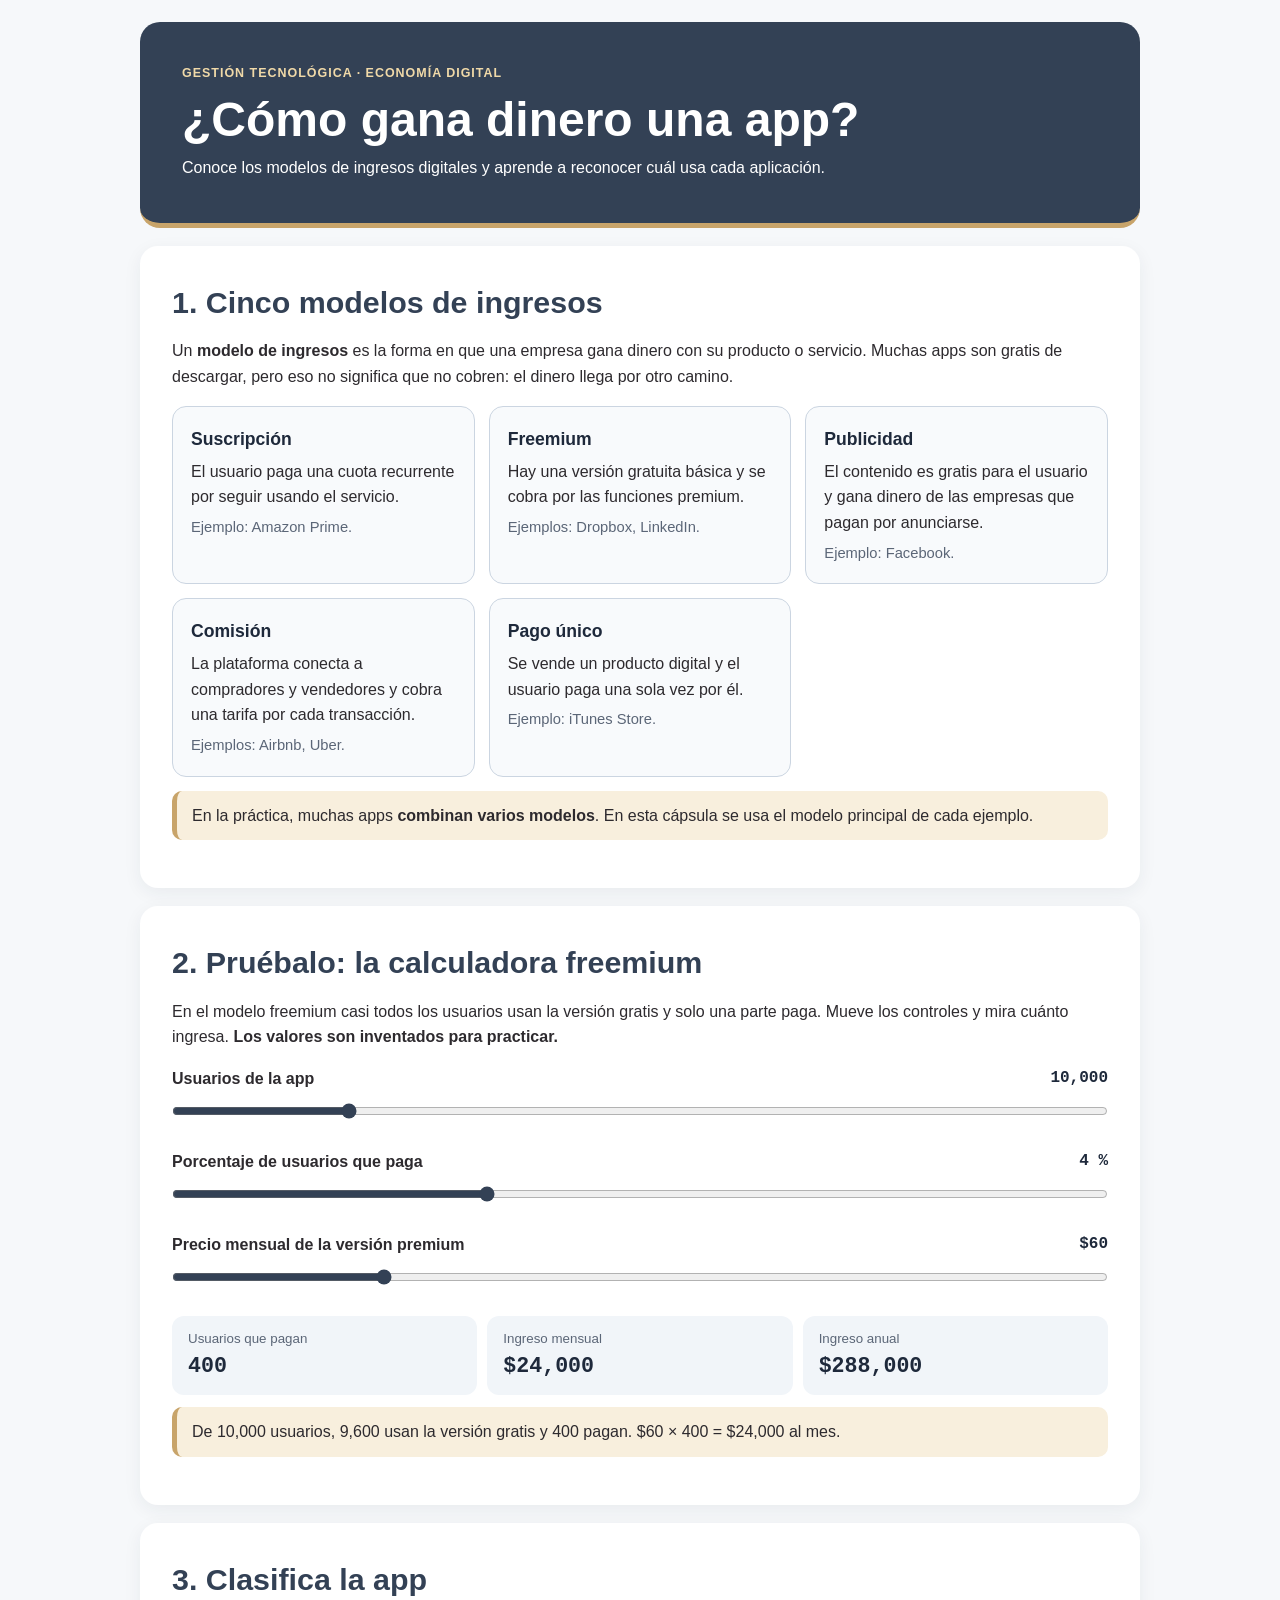
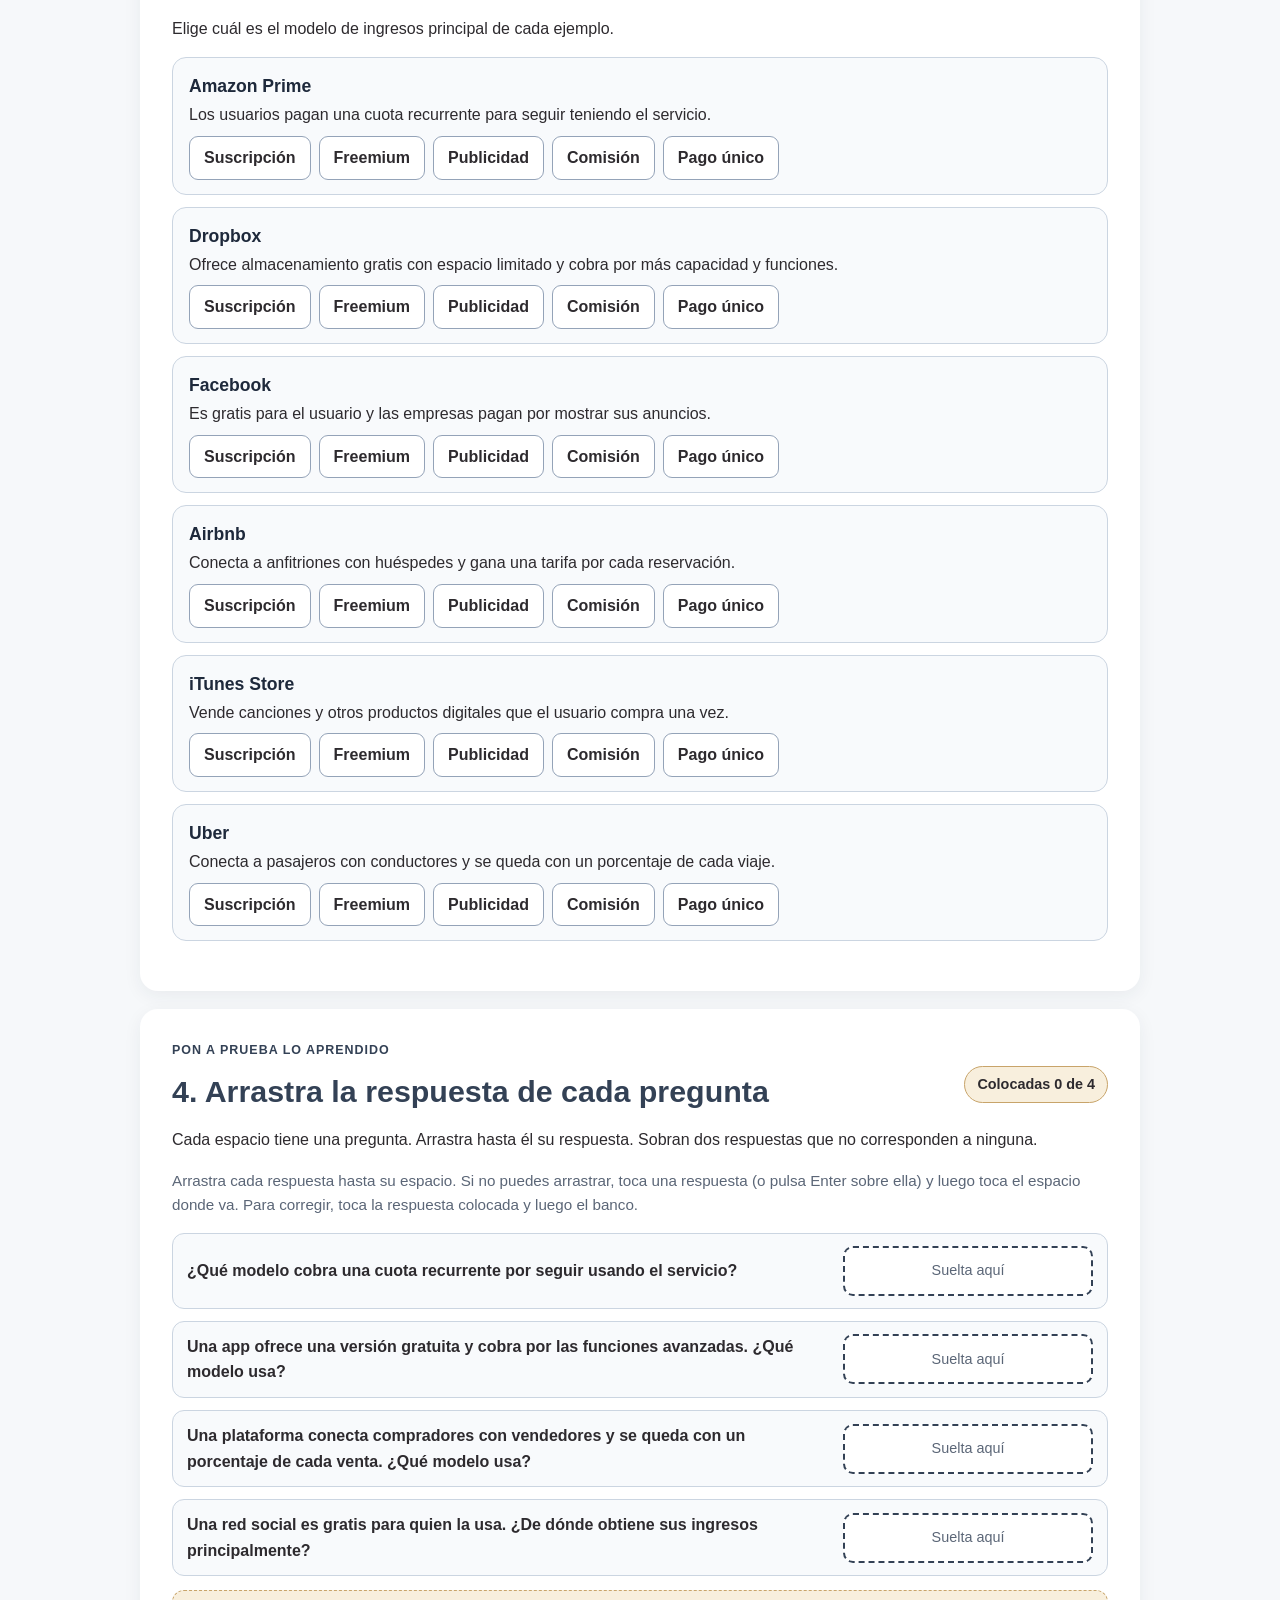
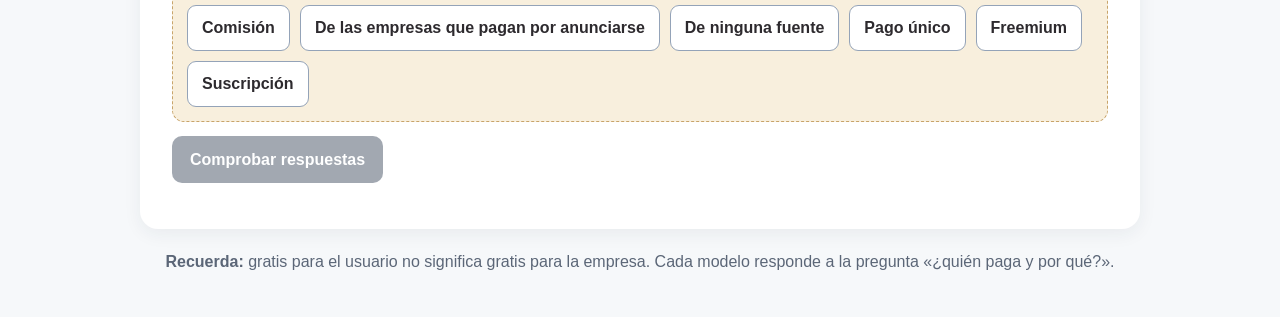
<file: recursos-visuales/visuales_caps_gestion/modelos-ingresos.html>
<!doctype html>
<html lang="es">
<head>
<meta charset="utf-8">
<meta name="viewport" content="width=device-width,initial-scale=1">
<meta name="description" content="Cápsula interactiva: los modelos de ingresos digitales con los que una app gana dinero.">
<title>¿Cómo gana dinero una app? | Economía digital</title>
<style>
:root{
  --vino:#334155; --vino-oscuro:#1e293b; --vino-suave:#f1f5f9; --vino-borde:#cbd5e1;
  --dorado:#c8a46a; --dorado-suave:#f8efdd; --fondo:#f6f8fa; --texto:#2d2a2e; --gris:#5b6677;
}
*{box-sizing:border-box}
body{margin:0;background:var(--fondo);color:var(--texto);font:16px/1.6 Arial,Helvetica,sans-serif}
[hidden]{display:none!important}
.wrap{width:min(100% - 24px,1000px);margin:22px auto}
header{padding:clamp(22px,5vw,42px);background:var(--vino);color:#fff;border-radius:20px;border-bottom:5px solid var(--dorado)}
.tag{font-size:.78rem;font-weight:800;letter-spacing:.08em;margin:0 0 6px;color:var(--vino)}
header .tag{color:#f0d9a8}
header p:last-child{margin-bottom:0}
h1{font-size:clamp(2rem,5vw,3rem);line-height:1.15;margin:8px 0}
h2{color:var(--vino);margin:0 0 12px;font-size:clamp(1.4rem,3vw,1.9rem)}
h3{color:var(--vino-oscuro);margin:16px 0 6px;font-size:1.1rem}
.panel{background:#fff;margin-top:18px;padding:clamp(20px,4vw,32px);border-radius:18px;box-shadow:0 5px 18px #1e293b10}
p{margin-top:0}
code{font-family:Consolas,"Courier New",monospace;background:var(--vino-suave);color:var(--vino-oscuro);padding:1px 6px;border-radius:5px}
.formula{padding:15px;background:var(--vino-suave);border-left:5px solid var(--vino);border-radius:12px}
.consejo{padding:12px 15px;background:var(--dorado-suave);border-left:5px solid var(--dorado);border-radius:10px}
.cards{display:grid;grid-template-columns:repeat(2,1fr);gap:14px}
.cards article{padding:20px;background:#f8fafc;border:1px solid var(--vino-borde);border-radius:14px}
.cards .grande{font-size:2.2rem;font-weight:800;color:var(--vino);line-height:1.2}
.cards h3{margin:0 0 4px}
.cards p{margin:6px 0 0}


/* Código y simulador */
pre.codigo{margin:12px 0;padding:14px 0;background:#2d2a2e;color:#f1f5f9;border-radius:12px;font:15px/1.7 Consolas,"Courier New",monospace;overflow-x:auto}
pre.codigo .l{display:block;padding:0 16px;border-left:5px solid transparent;white-space:pre}
pre.codigo .l.on{background:#1e293b99;border-left-color:var(--dorado);color:#fff}
pre.codigo .l.off{opacity:.45}
.kw{color:#cbd5e1}.st{color:#f0d9a8}.nm{color:#9fd3c7}
.eval{display:flex;flex-wrap:wrap;gap:10px;margin:12px 0}
.eval div{flex:1 1 200px;padding:12px 16px;background:var(--vino-suave);border-radius:12px}
.eval small{display:block;color:var(--gris)}
.eval strong{font-size:1.25rem;color:var(--vino-oscuro);font-family:Consolas,"Courier New",monospace}
.eval .verdad strong{color:#105d35}.eval .falso strong{color:#8c2020}
.fila{display:flex;flex-wrap:wrap;gap:10px;align-items:end;margin:8px 0}
.fila label{flex:0 0 100%}
.fila input{flex:0 1 160px}
table.op{width:100%;border-collapse:collapse;margin:10px 0}
table.op th,table.op td{padding:9px 12px;border:1px solid var(--vino-borde);text-align:left}
table.op th{background:var(--vino);color:#fff}
table.op td:first-child{font-family:Consolas,"Courier New",monospace;font-weight:800;color:var(--vino-oscuro);background:var(--dorado-suave)}
.blank{display:inline-block;min-width:7ch;padding:0 8px;border-radius:6px;background:var(--dorado);color:#3a2a10;font-weight:800;text-align:center}
.blank.ok{background:#bfe8cf;color:#105d35}.blank.mal{background:#f6c7c7;color:#8c2020}
.cards.tres{grid-template-columns:repeat(3,1fr)}
/* Formularios */
form{display:grid;grid-template-columns:1fr 1fr;gap:8px 14px;align-items:end}
label{font-weight:bold}
input[type=text],input[type=number]{width:100%;padding:11px;border:1px solid #94a3b8;border-radius:9px;font:inherit;background:#fff;color:var(--texto)}
button{font:inherit}
.btn{padding:11px 17px;background:var(--vino);color:#fff;border:0;border-radius:9px;font-weight:bold;cursor:pointer;margin:5px 8px 5px 0}
.btn:hover:not(:disabled){background:var(--vino-oscuro)}
.btn:disabled{opacity:.5;cursor:not-allowed}
.btn.claro{background:var(--vino-suave);color:var(--vino)}
.btn.claro:hover:not(:disabled){background:var(--vino-borde)}
button:focus-visible,input:focus-visible{outline:3px solid #111;outline-offset:3px}
form .btn{grid-column:1/-1;justify-self:start}
.salida{margin-top:12px;padding:12px 16px;background:var(--dorado-suave);border-left:5px solid var(--dorado);border-radius:8px}
.salida.ok{background:#e9f6ee;border-left-color:#21834e}
.salida.mal{background:#fdeeee;border-left-color:#b43c3c}
.pasos{list-style:none;margin:8px 0 0;padding:0;display:grid;gap:6px}
.pasos li{display:flex;justify-content:space-between;gap:10px;padding:8px 14px;background:#f8fafc;border:1px solid var(--vino-borde);border-radius:10px;font-family:Consolas,"Courier New",monospace}
.pasos .r{background:var(--vino);color:#fff;border-radius:6px;padding:0 10px;font-weight:bold}
.resultado-bin{font-size:1.4rem;font-weight:800;color:var(--vino-oscuro);font-family:Consolas,"Courier New",monospace;letter-spacing:.08em}

/* Cuestionario */
.quizhead{display:flex;justify-content:space-between;align-items:center;gap:10px}
#progress{background:var(--dorado-suave);border:1px solid var(--dorado);border-radius:99px;padding:6px 12px;white-space:nowrap;font-size:.9rem}
.question{font-weight:bold;font-size:1.1rem}
.options{display:grid;grid-template-columns:1fr 1fr;gap:10px}
.options button{text-align:left;background:#fff;color:var(--texto);border:1px solid #94a3b8;border-radius:9px;padding:11px 15px;font-weight:bold;cursor:pointer;margin:0}
.options button:hover:not(:disabled){background:var(--vino-suave)}
.options button:disabled{cursor:default}
.options button.correct{background:#e4f7eb;border-color:#16804a;color:#105d35}
.options button.wrong{background:#fff0f0;border-color:#c93232;color:#8c2020}
.final{font-weight:bold;font-size:1.1rem}
footer{text-align:center;color:var(--gris);padding:20px 8px}

@media(max-width:700px){.cards.tres{grid-template-columns:1fr}pre.codigo{font-size:13px}}
@media(max-width:560px){
  .cards,.cards.tres,.options,form{grid-template-columns:1fr}
  form .btn{grid-column:auto}
  .quizhead{align-items:flex-start;flex-direction:column}
  .wrap{width:calc(100% - 14px);margin:7px auto}
}

/* Triple restricción */
.tri{display:grid;grid-template-columns:minmax(220px,300px) 1fr;gap:18px;align-items:center}
.tri svg{width:100%;height:auto}
.rango{margin:14px 0}
.rango label{display:flex;justify-content:space-between;gap:10px}
.rango output{font-family:Consolas,"Courier New",monospace;color:var(--vino-oscuro);font-weight:800}
input[type=range]{width:100%;accent-color:var(--vino);height:34px;margin:2px 0}
.tiles{display:grid;grid-template-columns:repeat(3,1fr);gap:10px;margin:12px 0}
.tile{padding:12px 16px;background:var(--vino-suave);border-radius:12px}
.tile small{display:block;color:var(--gris)}
.tile strong{font-size:1.35rem;color:var(--vino-oscuro);font-family:Consolas,"Courier New",monospace}
.veredicto{padding:14px 16px;border-radius:12px;border-left:5px solid var(--dorado);background:var(--dorado-suave)}
.veredicto.ok{background:#e9f6ee;border-left-color:#21834e}
.veredicto.mal{background:#fdeeee;border-left-color:#b43c3c}
.veredicto h3{margin:0 0 6px}
.caminos{display:grid;grid-template-columns:repeat(3,1fr);gap:10px;margin-top:12px}
.camino{padding:14px;background:#fff;border:1px solid var(--vino-borde);border-radius:12px;display:flex;flex-direction:column;gap:6px}
.camino h4{margin:0;color:var(--vino-oscuro)}
.camino p{margin:0;font-size:.95rem}
.camino .btn{margin:auto 0 0;align-self:flex-start}
.supuestos{font-size:.9rem;color:var(--gris)}
.supuestos ul{margin:6px 0 0;padding-left:20px}
@media(max-width:700px){.tri{grid-template-columns:1fr}.caminos,.tiles{grid-template-columns:1fr}}

/* Modelos de ingresos */
.modelos{display:grid;grid-template-columns:repeat(3,1fr);gap:14px}
.modelos article{padding:18px;background:#f8fafc;border:1px solid var(--vino-borde);border-radius:14px}
.modelos h3{margin:0 0 4px}
.modelos p{margin:6px 0 0}
.modelos .ej{font-size:.92rem;color:var(--gris)}
.apps{display:grid;gap:12px;margin-top:10px}
.app{padding:14px 16px;background:#f8fafc;border:1px solid var(--vino-borde);border-radius:14px}
.app h3{margin:0 0 2px}
.app p{margin:0 0 8px}
.eleg{display:flex;flex-wrap:wrap;gap:8px}
.eleg button{background:#fff;color:var(--texto);border:1px solid #94a3b8;border-radius:9px;padding:8px 14px;font-weight:bold;cursor:pointer;margin:0}
.eleg button:hover:not(:disabled){background:var(--vino-suave)}
.eleg button:disabled{cursor:default}
.eleg button.correct{background:#e4f7eb;border-color:#16804a;color:#105d35}
.eleg button.wrong{background:#fff0f0;border-color:#c93232;color:#8c2020}
.app .salida{margin-top:8px}
@media(max-width:700px){.modelos{grid-template-columns:1fr}}

/* Ejercicio de arrastrar */
.dd-progreso{flex-shrink:0;padding:6px 12px;border-radius:999px;background:var(--dorado-suave);border:1px solid var(--dorado);font-size:.9rem;font-weight:700;white-space:nowrap}
.dd-cab{display:flex;justify-content:space-between;gap:16px;align-items:center}
.dd-ayuda{color:var(--gris);font-size:.95rem}
.dd-casillas{display:grid;gap:12px;margin:14px 0}
.dd-fila{display:grid;grid-template-columns:1fr minmax(170px,250px);gap:6px 14px;align-items:center;padding:12px 14px;background:#f8fafc;border:1px solid var(--vino-borde);border-radius:12px}
.dd-enun{margin:0;font-weight:700}
.dd-casilla{min-height:50px;display:flex;align-items:center;justify-content:center;padding:5px;border:2px dashed var(--vino);border-radius:10px;background:white;color:var(--gris);font-size:.9rem;cursor:pointer}
.dd-casilla:focus-visible,.dd-banco:focus-visible,.dd-chip:focus-visible{outline:3px solid #111;outline-offset:3px}
.dd-casilla.sobre,.dd-banco.sobre{background:var(--vino-suave);border-style:solid}
.dd-casilla.ok{border-style:solid;border-color:#16804a;background:#e4f7eb}
.dd-casilla.mal{border-style:solid;border-color:#c93232;background:#fff0f0}
.dd-cod{margin:8px 0 0;padding:10px 12px;background:#2d2a2e;color:#f4ece6;border-radius:8px;font:14px/1.6 Consolas,'DejaVu Sans Mono',monospace;white-space:pre;overflow-x:auto;font-weight:400}
.dd-nota{grid-column:1/-1;margin:0;font-size:.92rem}
.dd-nota:empty{display:none}
.dd-banco{display:flex;flex-wrap:wrap;gap:10px;padding:14px;min-height:66px;background:var(--dorado-suave);border:1px dashed var(--dorado);border-radius:12px}
.dd-chip{margin:0;padding:9px 14px;border:1px solid #94a3b8;border-radius:9px;background:white;color:var(--texto);font:inherit;font-weight:700;cursor:grab;touch-action:none;user-select:none;-webkit-user-select:none}
.dd-chip:hover:not(:disabled){background:var(--vino-suave);color:var(--texto)}
.dd-chip[aria-pressed="true"]{border-color:var(--vino);box-shadow:0 0 0 3px var(--vino-borde)}
.dd-chip.arrastrando{opacity:.35}
.dd-chip:disabled{cursor:default;opacity:1}
.dd-ghost{position:fixed;z-index:1000;pointer-events:none;box-shadow:0 8px 20px #0003;transform:rotate(-2deg)}
.dd-acciones{display:flex;flex-wrap:wrap;gap:10px;margin-top:14px}
.dd-btn{margin:0;padding:11px 18px;border:0;border-radius:10px;font:inherit;font-weight:700;cursor:pointer;background:var(--vino);color:#fff}
.dd-btn:hover:not(:disabled){background:var(--vino-oscuro);color:#fff}
.dd-btn:disabled{opacity:.45;cursor:not-allowed}
.dd-btn.claro{background:var(--vino-suave);color:var(--vino)}
.dd-btn.claro:hover:not(:disabled){background:var(--vino-borde);color:var(--vino)}
.dd-resultado{margin:14px 0 0;font-size:1.1rem;font-weight:800}
.dd-estado{position:absolute;left:-9999px}
@media(max-width:560px){.dd-fila{grid-template-columns:1fr}.dd-cab{flex-direction:column;align-items:flex-start}}
</style>
</head>
<body>
<main class="wrap">

<header>
  <p class="tag">GESTIÓN TECNOLÓGICA · ECONOMÍA DIGITAL</p>
  <h1>¿Cómo gana dinero una app?</h1>
  <p>Conoce los modelos de ingresos digitales y aprende a reconocer cuál usa cada aplicación.</p>
</header>

<section class="panel">
  <h2>1. Cinco modelos de ingresos</h2>
  <p>Un <b>modelo de ingresos</b> es la forma en que una empresa gana dinero con su producto o servicio. Muchas apps son gratis de descargar, pero eso no significa que no cobren: el dinero llega por otro camino.</p>
  <div class="modelos">
    <article><h3>Suscripción</h3><p>El usuario paga una cuota recurrente por seguir usando el servicio.</p><p class="ej">Ejemplo: Amazon Prime.</p></article>
    <article><h3>Freemium</h3><p>Hay una versión gratuita básica y se cobra por las funciones premium.</p><p class="ej">Ejemplos: Dropbox, LinkedIn.</p></article>
    <article><h3>Publicidad</h3><p>El contenido es gratis para el usuario y gana dinero de las empresas que pagan por anunciarse.</p><p class="ej">Ejemplo: Facebook.</p></article>
    <article><h3>Comisión</h3><p>La plataforma conecta a compradores y vendedores y cobra una tarifa por cada transacción.</p><p class="ej">Ejemplos: Airbnb, Uber.</p></article>
    <article><h3>Pago único</h3><p>Se vende un producto digital y el usuario paga una sola vez por él.</p><p class="ej">Ejemplo: iTunes Store.</p></article>
  </div>
  <p class="consejo" style="margin-top:14px">En la práctica, muchas apps <b>combinan varios modelos</b>. En esta cápsula se usa el modelo principal de cada ejemplo.</p>
</section>

<section class="panel">
  <h2>2. Pruébalo: la calculadora freemium</h2>
  <p>En el modelo freemium casi todos los usuarios usan la versión gratis y solo una parte paga. Mueve los controles y mira cuánto ingresa. <b>Los valores son inventados para practicar.</b></p>
  <div class="rango">
    <label for="usuarios"><span>Usuarios de la app</span><output id="usuariosOut" for="usuarios">10,000</output></label>
    <input id="usuarios" type="range" min="1000" max="50000" step="1000" value="10000">
  </div>
  <div class="rango">
    <label for="pct"><span>Porcentaje de usuarios que paga</span><output id="pctOut" for="pct">4 %</output></label>
    <input id="pct" type="range" min="1" max="10" step="1" value="4">
  </div>
  <div class="rango">
    <label for="precio"><span>Precio mensual de la versión premium</span><output id="precioOut" for="precio">$60</output></label>
    <input id="precio" type="range" min="20" max="200" step="10" value="60">
  </div>
  <div class="tiles" aria-live="polite">
    <div class="tile"><small>Usuarios que pagan</small><strong id="pagan">400</strong></div>
    <div class="tile"><small>Ingreso mensual</small><strong id="mensual">$24,000</strong></div>
    <div class="tile"><small>Ingreso anual</small><strong id="anual">$288,000</strong></div>
  </div>
  <p id="lectura" class="consejo" aria-live="polite"></p>
</section>

<section class="panel">
  <h2>3. Clasifica la app</h2>
  <p>Elige cuál es el modelo de ingresos principal de cada ejemplo.</p>
  <div id="apps" class="apps"></div>
  <p id="puntaje" class="final" aria-live="polite"></p>
  <button id="reiniciar" class="btn claro" type="button" hidden>Intentar de nuevo</button>
</section>

<section class="panel dd" aria-labelledby="dd-titulo">
    <div class="dd-cab">
      <div>
        <p class="etiqueta tag">PON A PRUEBA LO APRENDIDO</p>
        <h2 id="dd-titulo">4. Arrastra la respuesta de cada pregunta</h2>
      </div>
      <span id="dd-progreso" class="dd-progreso">Colocadas 0 de 0</span>
    </div>
    <p>Cada espacio tiene una pregunta. Arrastra hasta él su respuesta. Sobran dos respuestas que no corresponden a ninguna.</p>
    <p class="dd-ayuda">Arrastra cada respuesta hasta su espacio. Si no puedes arrastrar, toca una respuesta (o pulsa Enter sobre ella) y luego toca el espacio donde va. Para corregir, toca la respuesta colocada y luego el banco.</p>
    <div id="dd-casillas" class="dd-casillas"></div>
    <div id="dd-banco" class="dd-banco" tabindex="0" role="group" aria-label="Banco de respuestas. Aquí se devuelve la respuesta seleccionada"></div>
    <div class="dd-acciones">
      <button id="dd-comprobar" class="dd-btn" type="button" disabled>Comprobar respuestas</button>
      <button id="dd-reiniciar" class="dd-btn claro" type="button" hidden>Volver a intentarlo</button>
    </div>
    <p id="dd-resultado" class="dd-resultado" aria-live="polite"></p>
    <div id="dd-estado" class="dd-estado" aria-live="polite"></div>
  </section>

<footer><b>Recuerda:</b> gratis para el usuario no significa gratis para la empresa. Cada modelo responde a la pregunta «¿quién paga y por qué?».</footer>

</main>

<script>
const dinero = n => '$' + Math.round(n).toLocaleString('es-MX');

/* ---------- Calculadora freemium ---------- */
const usuarios = document.getElementById('usuarios');
const pct = document.getElementById('pct');
const precio = document.getElementById('precio');
function calcular() {
  const u = Number(usuarios.value), p = Number(pct.value), pr = Number(precio.value);
  const pagan = Math.round(u * p / 100);
  const mensual = pagan * pr;
  document.getElementById('usuariosOut').textContent = u.toLocaleString('es-MX');
  document.getElementById('pctOut').textContent = p + ' %';
  document.getElementById('precioOut').textContent = dinero(pr);
  document.getElementById('pagan').textContent = pagan.toLocaleString('es-MX');
  document.getElementById('mensual').textContent = dinero(mensual);
  document.getElementById('anual').textContent = dinero(mensual * 12);
  document.getElementById('lectura').textContent =
    `De ${u.toLocaleString('es-MX')} usuarios, ${(u - pagan).toLocaleString('es-MX')} usan la versión gratis y ${pagan.toLocaleString('es-MX')} pagan. ${dinero(pr)} × ${pagan.toLocaleString('es-MX')} = ${dinero(mensual)} al mes.`;
}
[usuarios, pct, precio].forEach(el => el.addEventListener('input', calcular));
calcular();

/* ---------- Clasifica la app ---------- */
const modelos = ['Suscripción', 'Freemium', 'Publicidad', 'Comisión', 'Pago único'];
const apps = [
  { n: 'Amazon Prime', d: 'Los usuarios pagan una cuota recurrente para seguir teniendo el servicio.', c: 0,
    why: 'Se cobra una cuota recurrente por acceso continuo: es una suscripción.' },
  { n: 'Dropbox', d: 'Ofrece almacenamiento gratis con espacio limitado y cobra por más capacidad y funciones.', c: 1,
    why: 'Una versión básica gratuita y cobro por funciones premium: es freemium.' },
  { n: 'Facebook', d: 'Es gratis para el usuario y las empresas pagan por mostrar sus anuncios.', c: 2,
    why: 'El usuario no paga: los ingresos vienen de los anunciantes, es decir, de la publicidad.' },
  { n: 'Airbnb', d: 'Conecta a anfitriones con huéspedes y gana una tarifa por cada reservación.', c: 3,
    why: 'La plataforma actúa como intermediaria y cobra por cada transacción: es un modelo de comisión.' },
  { n: 'iTunes Store', d: 'Vende canciones y otros productos digitales que el usuario compra una vez.', c: 4,
    why: 'Se vende un producto digital con un pago único por cada compra.' },
  { n: 'Uber', d: 'Conecta a pasajeros con conductores y se queda con un porcentaje de cada viaje.', c: 3,
    why: 'Cobra una tarifa sobre cada viaje entre dos partes: es un modelo de comisión.' }
];
const appsEl = document.getElementById('apps');
const puntajeEl = document.getElementById('puntaje');
const reiniciar = document.getElementById('reiniciar');
let respondidas = 0, aciertos = 0;

function pintarApps() {
  respondidas = 0; aciertos = 0;
  puntajeEl.textContent = '';
  reiniciar.hidden = true;
  appsEl.replaceChildren();
  apps.forEach((a, idx) => {
    const box = document.createElement('div');
    box.className = 'app';
    const h = document.createElement('h3'); h.textContent = a.n;
    const p = document.createElement('p'); p.textContent = a.d;
    const eleg = document.createElement('div');
    eleg.className = 'eleg';
    eleg.setAttribute('role', 'group');
    eleg.setAttribute('aria-label', 'Modelo de ingresos de ' + a.n);
    const fb = document.createElement('p');
    fb.className = 'salida';
    fb.hidden = true;
    fb.setAttribute('aria-live', 'polite');
    modelos.forEach((m, j) => {
      const b = document.createElement('button');
      b.type = 'button';
      b.textContent = m;
      b.addEventListener('click', () => {
        const ok = j === a.c;
        [...eleg.children].forEach((x, k) => { x.disabled = true; if (k === a.c) x.classList.add('correct'); });
        if (!ok) b.classList.add('wrong');
        fb.hidden = false;
        fb.className = 'salida ' + (ok ? 'ok' : 'mal');
        fb.textContent = (ok ? '¡Correcto! ' : 'No pasa nada. ') + a.why;
        respondidas++; if (ok) aciertos++;
        if (respondidas === apps.length) {
          puntajeEl.textContent = `Clasificaste bien ${aciertos} de ${apps.length} ejemplos. ${aciertos === apps.length ? '¡Excelente trabajo!' : 'Repasa los modelos y vuelve a intentarlo.'}`;
          reiniciar.hidden = false;
        }
      });
      eleg.appendChild(b);
    });
    box.append(h, p, eleg, fb);
    appsEl.appendChild(box);
  });
}
reiniciar.addEventListener('click', pintarApps);
pintarApps();

/* ---------- Cuestionario ---------- */

/* ---------- Ejercicio de arrastrar ---------- */
const DD_ITEMS = [
 {
  "enun": "¿Qué modelo cobra una cuota recurrente por seguir usando el servicio?",
  "correcta": "Suscripción",
  "explicacion": "En la suscripción el usuario paga cada mes o cada año por mantener el acceso."
 },
 {
  "enun": "Una app ofrece una versión gratuita y cobra por las funciones avanzadas. ¿Qué modelo usa?",
  "correcta": "Freemium",
  "explicacion": "Eso es freemium: la versión básica atrae usuarios y las funciones premium generan ingresos."
 },
 {
  "enun": "Una plataforma conecta compradores con vendedores y se queda con un porcentaje de cada venta. ¿Qué modelo usa?",
  "correcta": "Comisión",
  "explicacion": "Es un modelo de comisión (marketplace): la plataforma es intermediaria y cobra por cada transacción."
 },
 {
  "enun": "Una red social es gratis para quien la usa. ¿De dónde obtiene sus ingresos principalmente?",
  "correcta": "De las empresas que pagan por anunciarse",
  "explicacion": "Con el modelo de publicidad el contenido es gratis para el usuario y los ingresos vienen de los anunciantes."
 }
];
const DD_FICHAS = ["Suscripción", "Freemium", "Comisión", "De las empresas que pagan por anunciarse", "Pago único", "De ninguna fuente"];
const DD_FRASES = ["¡Excelente trabajo! Colocaste todas las respuestas correctamente.", "Repasa los ejemplos y vuelve a intentarlo."];
(function () {
  const cont = document.getElementById('dd-casillas');
  const banco = document.getElementById('dd-banco');
  const btnComp = document.getElementById('dd-comprobar');
  const btnReset = document.getElementById('dd-reiniciar');
  const resEl = document.getElementById('dd-resultado');
  const progEl = document.getElementById('dd-progreso');
  const estado = document.getElementById('dd-estado');
  let sel = null, bloqueado = false, ignorar = false;
  const casillas = [];

  function anunciar(t) { estado.textContent = ''; setTimeout(() => { estado.textContent = t; }, 30); }
  function mezclar(a) { const b = a.slice(); for (let i = b.length - 1; i > 0; i--) { const j = Math.floor(Math.random() * (i + 1)); [b[i], b[j]] = [b[j], b[i]]; } return b; }
  function etiquetaCasilla(c, i) {
    const ch = c.querySelector('.dd-chip');
    c.setAttribute('aria-label', 'Espacio ' + (i + 1) + ': ' + DD_ITEMS[i].enun + '. ' + (ch ? 'Contiene ' + ch.textContent : 'Vacío'));
  }
  function actualizar() {
    let n = 0;
    casillas.forEach((c, i) => {
      const hay = !!c.querySelector('.dd-chip');
      if (hay) n++;
      const vacio = c.querySelector('.dd-vacio');
      if (vacio) vacio.hidden = hay;
      etiquetaCasilla(c, i);
    });
    progEl.textContent = 'Colocadas ' + n + ' de ' + DD_ITEMS.length;
    btnComp.disabled = bloqueado || n < DD_ITEMS.length;
  }
  function limpiarMarcas() {
    casillas.forEach((c) => { c.classList.remove('ok', 'mal'); c.parentElement.querySelector('.dd-nota').textContent = ''; });
    resEl.textContent = '';
  }
  function deseleccionar() { if (sel) { sel.setAttribute('aria-pressed', 'false'); sel = null; } }
  function mover(chip, destino) {
    if (bloqueado) return;
    const ocupante = destino.classList.contains('dd-casilla') ? destino.querySelector('.dd-chip') : null;
    if (ocupante && ocupante !== chip) banco.appendChild(ocupante);
    destino.appendChild(chip);
    limpiarMarcas();
    actualizar();
    const donde = destino.classList.contains('dd-casilla') ? 'en el espacio ' + (casillas.indexOf(destino) + 1) : 'en el banco';
    anunciar(chip.textContent + ' colocada ' + donde + '.');
  }
  function crearChip(f) {
    const b = document.createElement('button');
    b.type = 'button'; b.className = 'dd-chip'; b.textContent = f; b.dataset.valor = f;
    b.setAttribute('aria-pressed', 'false');
    b.addEventListener('click', (e) => {
      e.stopPropagation();
      if (ignorar || bloqueado) return;
      if (sel === b) { deseleccionar(); return; }
      deseleccionar(); sel = b; b.setAttribute('aria-pressed', 'true');
      anunciar(f + ' seleccionada. Elige un espacio.');
    });
    b.addEventListener('pointerdown', (e) => iniciarArrastre(e, b));
    return b;
  }
  function iniciarArrastre(e, chip) {
    if (bloqueado || (e.pointerType === 'mouse' && e.button !== 0)) return;
    const x0 = e.clientX, y0 = e.clientY;
    let arrastrando = false, ghost = null, objetivo = null, ultimo = null, raf = 0;
    function bucle() {
      if (!arrastrando) return;
      const y = ultimo.clientY;
      if (y < 70) window.scrollBy(0, -14); else if (y > window.innerHeight - 70) window.scrollBy(0, 14);
      marcar(ultimo);
      raf = requestAnimationFrame(bucle);
    }
    function marcar(ev) {
      const el = document.elementFromPoint(ev.clientX, ev.clientY);
      const nuevo = el ? el.closest('.dd-casilla, .dd-banco') : null;
      if (nuevo !== objetivo) { if (objetivo) objetivo.classList.remove('sobre'); objetivo = nuevo; if (objetivo) objetivo.classList.add('sobre'); }
    }
    function mover_(ev) {
      if (!arrastrando && Math.hypot(ev.clientX - x0, ev.clientY - y0) > 6) {
        arrastrando = true; deseleccionar();
        ghost = chip.cloneNode(true); ghost.className = 'dd-chip dd-ghost'; ghost.removeAttribute('aria-pressed');
        document.body.appendChild(ghost); chip.classList.add('arrastrando');
        ultimo = ev; raf = requestAnimationFrame(bucle);
      }
      if (arrastrando) {
        ultimo = ev;
        ghost.style.left = (ev.clientX - ghost.offsetWidth / 2) + 'px';
        ghost.style.top = (ev.clientY - ghost.offsetHeight / 2) + 'px';
        marcar(ev);
      }
    }
    function fin(ev) {
      document.removeEventListener('pointermove', mover_);
      document.removeEventListener('pointerup', fin);
      document.removeEventListener('pointercancel', fin);
      if (arrastrando) {
        cancelAnimationFrame(raf);
        ghost.remove(); chip.classList.remove('arrastrando');
        if (objetivo) objetivo.classList.remove('sobre');
        if (ev.type === 'pointerup' && objetivo) mover(chip, objetivo);
        ignorar = true; setTimeout(() => { ignorar = false; }, 0);
      }
    }
    document.addEventListener('pointermove', mover_);
    document.addEventListener('pointerup', fin);
    document.addEventListener('pointercancel', fin);
  }
  function alActivar(destino) {
    return () => { if (sel && !bloqueado) { const c = sel; deseleccionar(); mover(c, destino); } };
  }
  function pintar() {
    bloqueado = false; sel = null; casillas.length = 0;
    cont.replaceChildren(); banco.replaceChildren();
    btnReset.hidden = true; resEl.textContent = '';
    DD_ITEMS.forEach((it, i) => {
      const fila = document.createElement('div'); fila.className = 'dd-fila';
      const izq = document.createElement('div');
      const p = document.createElement('p'); p.className = 'dd-enun'; p.textContent = it.enun; izq.appendChild(p);
      if (it.codigo) { const pre = document.createElement('pre'); pre.className = 'dd-cod'; pre.textContent = it.codigo; izq.appendChild(pre); }
      const c = document.createElement('div'); c.className = 'dd-casilla'; c.tabIndex = 0; c.setAttribute('role', 'button');
      const v = document.createElement('span'); v.className = 'dd-vacio'; v.textContent = 'Suelta aquí';
      c.appendChild(v);
      const act = alActivar(c);
      c.addEventListener('click', act);
      c.addEventListener('keydown', (e) => { if (e.key === 'Enter' || e.key === ' ') { e.preventDefault(); act(); } });
      const nota = document.createElement('p'); nota.className = 'dd-nota';
      fila.append(izq, c, nota); cont.appendChild(fila); casillas.push(c);
    });
    mezclar(DD_FICHAS).forEach((f) => banco.appendChild(crearChip(f)));
    actualizar();
  }
  const actBanco = alActivar(banco);
  banco.addEventListener('click', actBanco);
  banco.addEventListener('keydown', (e) => { if (e.key === 'Enter' || e.key === ' ') { e.preventDefault(); actBanco(); } });
  btnComp.addEventListener('click', () => {
    let ok = 0; bloqueado = true; deseleccionar();
    casillas.forEach((c, i) => {
      const ch = c.querySelector('.dd-chip'); const it = DD_ITEMS[i];
      const bien = ch && ch.dataset.valor === it.correcta;
      if (bien) ok++;
      c.classList.add(bien ? 'ok' : 'mal');
      c.parentElement.querySelector('.dd-nota').textContent = (bien ? '¡Correcto! ' : 'No pasa nada. ') + it.explicacion;
    });
    document.querySelectorAll('#dd-banco .dd-chip, #dd-casillas .dd-chip').forEach((x) => { x.disabled = true; });
    btnComp.disabled = true; btnReset.hidden = false;
    const pct = Math.round(ok / DD_ITEMS.length * 100);
    resEl.textContent = 'Obtuviste ' + ok + ' de ' + DD_ITEMS.length + ' respuestas correctas (' + pct + ' %). ' + (ok === DD_ITEMS.length ? DD_FRASES[0] : DD_FRASES[1]);
  });
  btnReset.addEventListener('click', pintar);
  pintar();
})();
</script>
</body>
</html>
</file>
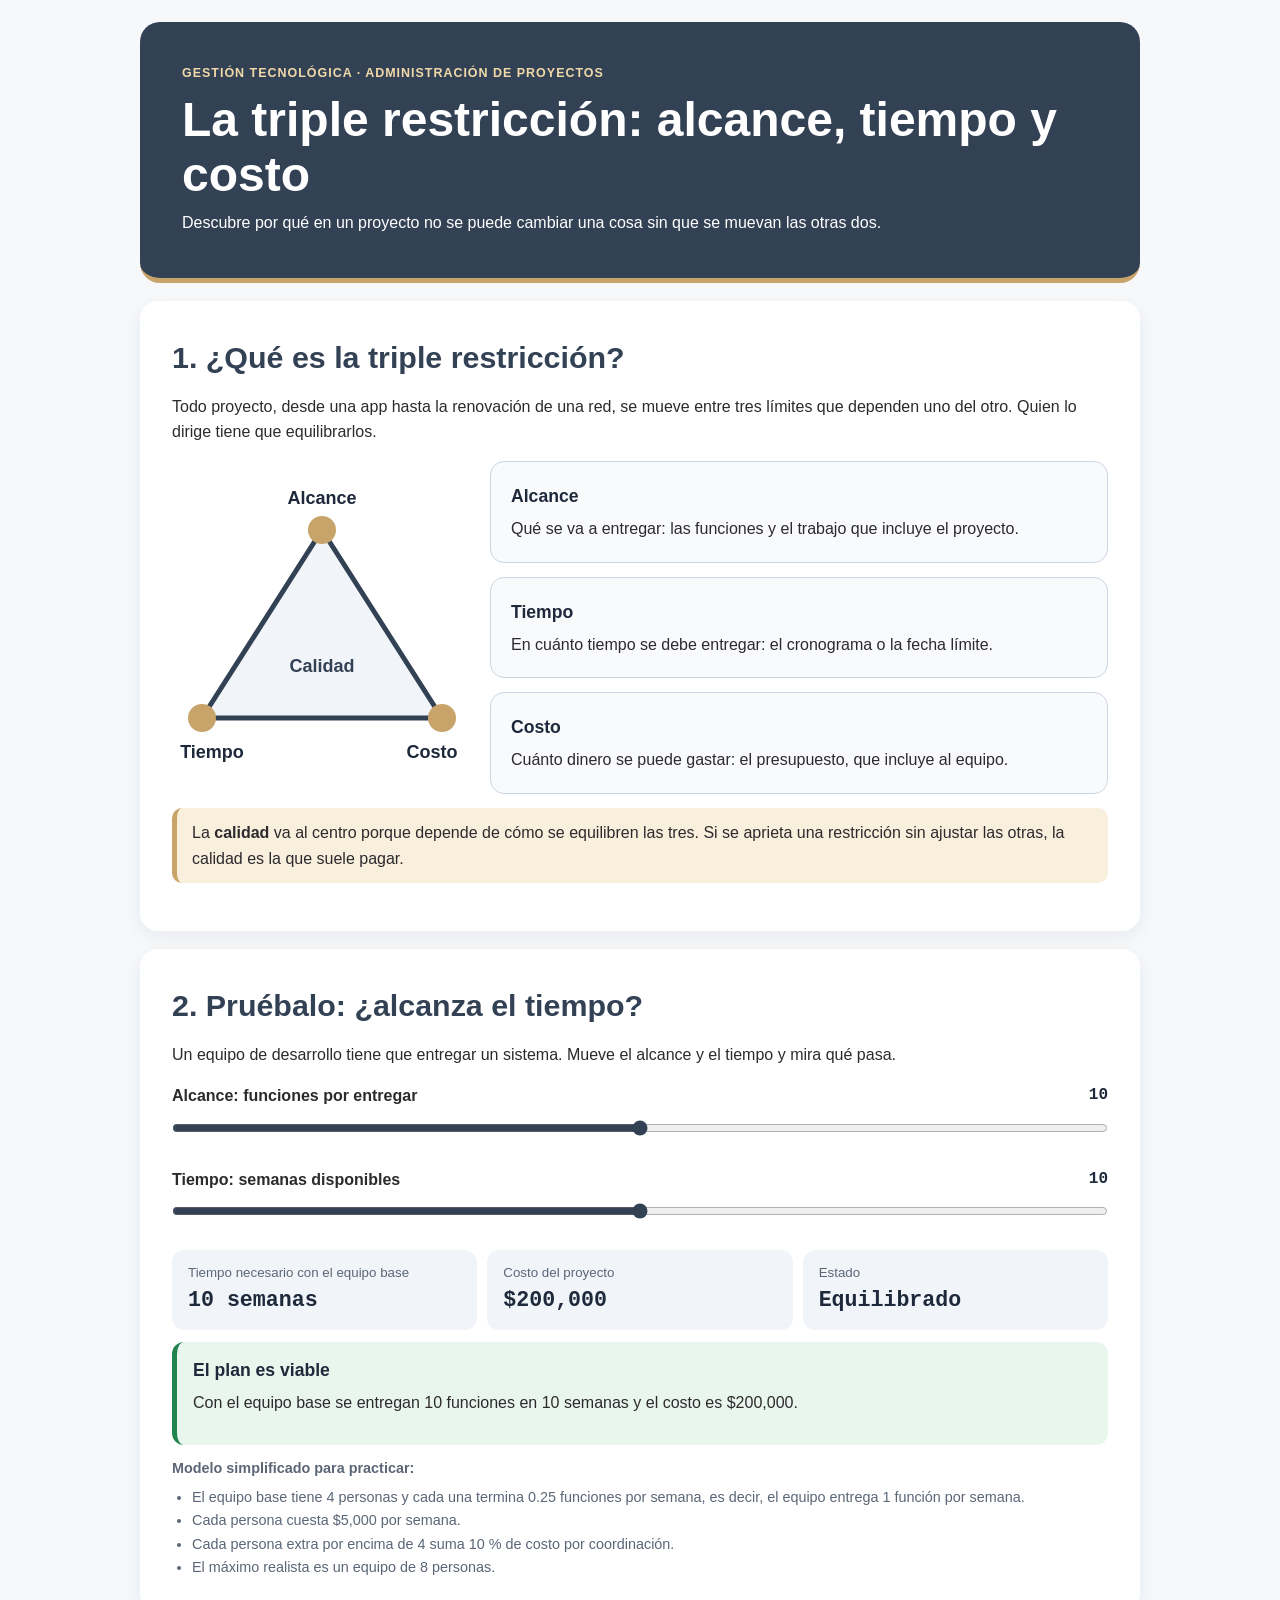
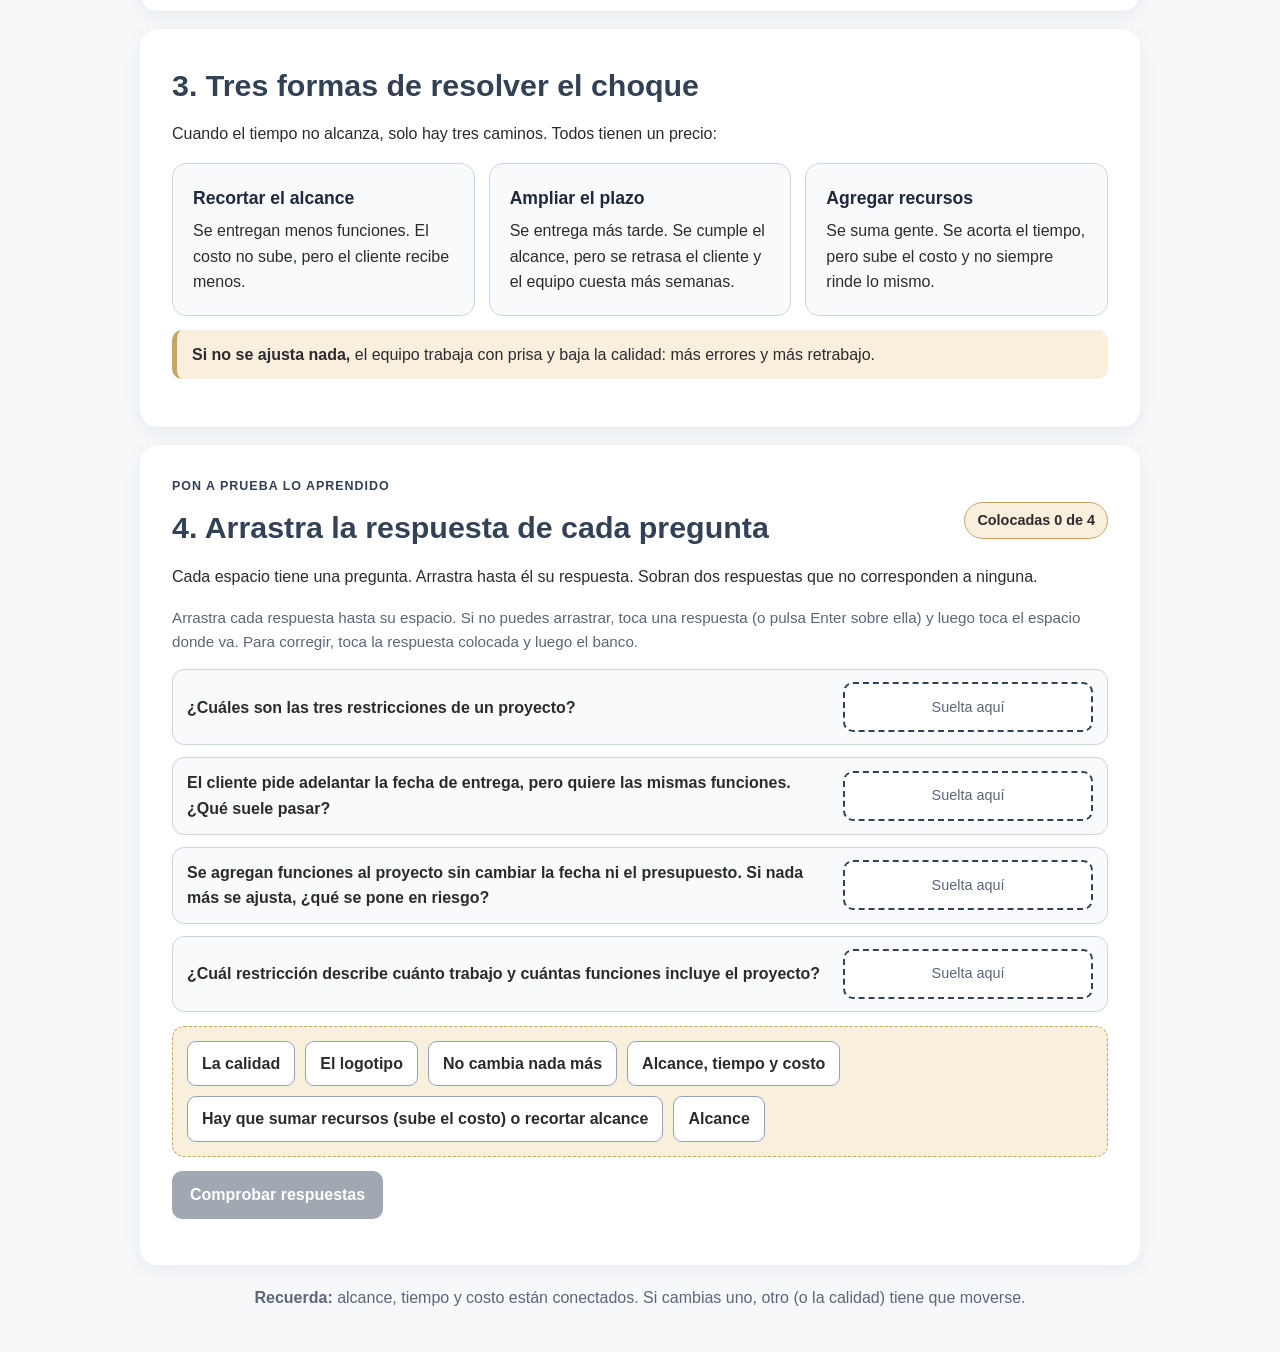
<file: recursos-visuales/visuales_caps_gestion/triple-restriccion.html>
<!doctype html>
<html lang="es">
<head>
<meta charset="utf-8">
<meta name="viewport" content="width=device-width,initial-scale=1">
<meta name="description" content="Cápsula interactiva: cómo alcance, tiempo y costo se afectan entre sí en un proyecto.">
<title>Triple restricción de un proyecto | Gestión de proyectos TIC</title>
<style>
:root{
  --vino:#334155; --vino-oscuro:#1e293b; --vino-suave:#f1f5f9; --vino-borde:#cbd5e1;
  --dorado:#c8a46a; --dorado-suave:#f8efdd; --fondo:#f6f8fa; --texto:#2d2a2e; --gris:#5b6677;
}
*{box-sizing:border-box}
body{margin:0;background:var(--fondo);color:var(--texto);font:16px/1.6 Arial,Helvetica,sans-serif}
[hidden]{display:none!important}
.wrap{width:min(100% - 24px,1000px);margin:22px auto}
header{padding:clamp(22px,5vw,42px);background:var(--vino);color:#fff;border-radius:20px;border-bottom:5px solid var(--dorado)}
.tag{font-size:.78rem;font-weight:800;letter-spacing:.08em;margin:0 0 6px;color:var(--vino)}
header .tag{color:#f0d9a8}
header p:last-child{margin-bottom:0}
h1{font-size:clamp(2rem,5vw,3rem);line-height:1.15;margin:8px 0}
h2{color:var(--vino);margin:0 0 12px;font-size:clamp(1.4rem,3vw,1.9rem)}
h3{color:var(--vino-oscuro);margin:16px 0 6px;font-size:1.1rem}
.panel{background:#fff;margin-top:18px;padding:clamp(20px,4vw,32px);border-radius:18px;box-shadow:0 5px 18px #1e293b10}
p{margin-top:0}
code{font-family:Consolas,"Courier New",monospace;background:var(--vino-suave);color:var(--vino-oscuro);padding:1px 6px;border-radius:5px}
.formula{padding:15px;background:var(--vino-suave);border-left:5px solid var(--vino);border-radius:12px}
.consejo{padding:12px 15px;background:var(--dorado-suave);border-left:5px solid var(--dorado);border-radius:10px}
.cards{display:grid;grid-template-columns:repeat(2,1fr);gap:14px}
.cards article{padding:20px;background:#f8fafc;border:1px solid var(--vino-borde);border-radius:14px}
.cards .grande{font-size:2.2rem;font-weight:800;color:var(--vino);line-height:1.2}
.cards h3{margin:0 0 4px}
.cards p{margin:6px 0 0}


/* Código y simulador */
pre.codigo{margin:12px 0;padding:14px 0;background:#2d2a2e;color:#f1f5f9;border-radius:12px;font:15px/1.7 Consolas,"Courier New",monospace;overflow-x:auto}
pre.codigo .l{display:block;padding:0 16px;border-left:5px solid transparent;white-space:pre}
pre.codigo .l.on{background:#1e293b99;border-left-color:var(--dorado);color:#fff}
pre.codigo .l.off{opacity:.45}
.kw{color:#cbd5e1}.st{color:#f0d9a8}.nm{color:#9fd3c7}
.eval{display:flex;flex-wrap:wrap;gap:10px;margin:12px 0}
.eval div{flex:1 1 200px;padding:12px 16px;background:var(--vino-suave);border-radius:12px}
.eval small{display:block;color:var(--gris)}
.eval strong{font-size:1.25rem;color:var(--vino-oscuro);font-family:Consolas,"Courier New",monospace}
.eval .verdad strong{color:#105d35}.eval .falso strong{color:#8c2020}
.fila{display:flex;flex-wrap:wrap;gap:10px;align-items:end;margin:8px 0}
.fila label{flex:0 0 100%}
.fila input{flex:0 1 160px}
table.op{width:100%;border-collapse:collapse;margin:10px 0}
table.op th,table.op td{padding:9px 12px;border:1px solid var(--vino-borde);text-align:left}
table.op th{background:var(--vino);color:#fff}
table.op td:first-child{font-family:Consolas,"Courier New",monospace;font-weight:800;color:var(--vino-oscuro);background:var(--dorado-suave)}
.blank{display:inline-block;min-width:7ch;padding:0 8px;border-radius:6px;background:var(--dorado);color:#3a2a10;font-weight:800;text-align:center}
.blank.ok{background:#bfe8cf;color:#105d35}.blank.mal{background:#f6c7c7;color:#8c2020}
.cards.tres{grid-template-columns:repeat(3,1fr)}
/* Formularios */
form{display:grid;grid-template-columns:1fr 1fr;gap:8px 14px;align-items:end}
label{font-weight:bold}
input[type=text],input[type=number]{width:100%;padding:11px;border:1px solid #94a3b8;border-radius:9px;font:inherit;background:#fff;color:var(--texto)}
button{font:inherit}
.btn{padding:11px 17px;background:var(--vino);color:#fff;border:0;border-radius:9px;font-weight:bold;cursor:pointer;margin:5px 8px 5px 0}
.btn:hover:not(:disabled){background:var(--vino-oscuro)}
.btn:disabled{opacity:.5;cursor:not-allowed}
.btn.claro{background:var(--vino-suave);color:var(--vino)}
.btn.claro:hover:not(:disabled){background:var(--vino-borde)}
button:focus-visible,input:focus-visible{outline:3px solid #111;outline-offset:3px}
form .btn{grid-column:1/-1;justify-self:start}
.salida{margin-top:12px;padding:12px 16px;background:var(--dorado-suave);border-left:5px solid var(--dorado);border-radius:8px}
.salida.ok{background:#e9f6ee;border-left-color:#21834e}
.salida.mal{background:#fdeeee;border-left-color:#b43c3c}
.pasos{list-style:none;margin:8px 0 0;padding:0;display:grid;gap:6px}
.pasos li{display:flex;justify-content:space-between;gap:10px;padding:8px 14px;background:#f8fafc;border:1px solid var(--vino-borde);border-radius:10px;font-family:Consolas,"Courier New",monospace}
.pasos .r{background:var(--vino);color:#fff;border-radius:6px;padding:0 10px;font-weight:bold}
.resultado-bin{font-size:1.4rem;font-weight:800;color:var(--vino-oscuro);font-family:Consolas,"Courier New",monospace;letter-spacing:.08em}

/* Cuestionario */
.quizhead{display:flex;justify-content:space-between;align-items:center;gap:10px}
#progress{background:var(--dorado-suave);border:1px solid var(--dorado);border-radius:99px;padding:6px 12px;white-space:nowrap;font-size:.9rem}
.question{font-weight:bold;font-size:1.1rem}
.options{display:grid;grid-template-columns:1fr 1fr;gap:10px}
.options button{text-align:left;background:#fff;color:var(--texto);border:1px solid #94a3b8;border-radius:9px;padding:11px 15px;font-weight:bold;cursor:pointer;margin:0}
.options button:hover:not(:disabled){background:var(--vino-suave)}
.options button:disabled{cursor:default}
.options button.correct{background:#e4f7eb;border-color:#16804a;color:#105d35}
.options button.wrong{background:#fff0f0;border-color:#c93232;color:#8c2020}
.final{font-weight:bold;font-size:1.1rem}
footer{text-align:center;color:var(--gris);padding:20px 8px}

@media(max-width:700px){.cards.tres{grid-template-columns:1fr}pre.codigo{font-size:13px}}
@media(max-width:560px){
  .cards,.cards.tres,.options,form{grid-template-columns:1fr}
  form .btn{grid-column:auto}
  .quizhead{align-items:flex-start;flex-direction:column}
  .wrap{width:calc(100% - 14px);margin:7px auto}
}

/* Triple restricción */
.tri{display:grid;grid-template-columns:minmax(220px,300px) 1fr;gap:18px;align-items:center}
.tri svg{width:100%;height:auto}
.rango{margin:14px 0}
.rango label{display:flex;justify-content:space-between;gap:10px}
.rango output{font-family:Consolas,"Courier New",monospace;color:var(--vino-oscuro);font-weight:800}
input[type=range]{width:100%;accent-color:var(--vino);height:34px;margin:2px 0}
.tiles{display:grid;grid-template-columns:repeat(3,1fr);gap:10px;margin:12px 0}
.tile{padding:12px 16px;background:var(--vino-suave);border-radius:12px}
.tile small{display:block;color:var(--gris)}
.tile strong{font-size:1.35rem;color:var(--vino-oscuro);font-family:Consolas,"Courier New",monospace}
.veredicto{padding:14px 16px;border-radius:12px;border-left:5px solid var(--dorado);background:var(--dorado-suave)}
.veredicto.ok{background:#e9f6ee;border-left-color:#21834e}
.veredicto.mal{background:#fdeeee;border-left-color:#b43c3c}
.veredicto h3{margin:0 0 6px}
.caminos{display:grid;grid-template-columns:repeat(3,1fr);gap:10px;margin-top:12px}
.camino{padding:14px;background:#fff;border:1px solid var(--vino-borde);border-radius:12px;display:flex;flex-direction:column;gap:6px}
.camino h4{margin:0;color:var(--vino-oscuro)}
.camino p{margin:0;font-size:.95rem}
.camino .btn{margin:auto 0 0;align-self:flex-start}
.supuestos{font-size:.9rem;color:var(--gris)}
.supuestos ul{margin:6px 0 0;padding-left:20px}
@media(max-width:700px){.tri{grid-template-columns:1fr}.caminos,.tiles{grid-template-columns:1fr}}

/* Ejercicio de arrastrar */
.dd-progreso{flex-shrink:0;padding:6px 12px;border-radius:999px;background:var(--dorado-suave);border:1px solid var(--dorado);font-size:.9rem;font-weight:700;white-space:nowrap}
.dd-cab{display:flex;justify-content:space-between;gap:16px;align-items:center}
.dd-ayuda{color:var(--gris);font-size:.95rem}
.dd-casillas{display:grid;gap:12px;margin:14px 0}
.dd-fila{display:grid;grid-template-columns:1fr minmax(170px,250px);gap:6px 14px;align-items:center;padding:12px 14px;background:#f8fafc;border:1px solid var(--vino-borde);border-radius:12px}
.dd-enun{margin:0;font-weight:700}
.dd-casilla{min-height:50px;display:flex;align-items:center;justify-content:center;padding:5px;border:2px dashed var(--vino);border-radius:10px;background:white;color:var(--gris);font-size:.9rem;cursor:pointer}
.dd-casilla:focus-visible,.dd-banco:focus-visible,.dd-chip:focus-visible{outline:3px solid #111;outline-offset:3px}
.dd-casilla.sobre,.dd-banco.sobre{background:var(--vino-suave);border-style:solid}
.dd-casilla.ok{border-style:solid;border-color:#16804a;background:#e4f7eb}
.dd-casilla.mal{border-style:solid;border-color:#c93232;background:#fff0f0}
.dd-cod{margin:8px 0 0;padding:10px 12px;background:#2d2a2e;color:#f4ece6;border-radius:8px;font:14px/1.6 Consolas,'DejaVu Sans Mono',monospace;white-space:pre;overflow-x:auto;font-weight:400}
.dd-nota{grid-column:1/-1;margin:0;font-size:.92rem}
.dd-nota:empty{display:none}
.dd-banco{display:flex;flex-wrap:wrap;gap:10px;padding:14px;min-height:66px;background:var(--dorado-suave);border:1px dashed var(--dorado);border-radius:12px}
.dd-chip{margin:0;padding:9px 14px;border:1px solid #94a3b8;border-radius:9px;background:white;color:var(--texto);font:inherit;font-weight:700;cursor:grab;touch-action:none;user-select:none;-webkit-user-select:none}
.dd-chip:hover:not(:disabled){background:var(--vino-suave);color:var(--texto)}
.dd-chip[aria-pressed="true"]{border-color:var(--vino);box-shadow:0 0 0 3px var(--vino-borde)}
.dd-chip.arrastrando{opacity:.35}
.dd-chip:disabled{cursor:default;opacity:1}
.dd-ghost{position:fixed;z-index:1000;pointer-events:none;box-shadow:0 8px 20px #0003;transform:rotate(-2deg)}
.dd-acciones{display:flex;flex-wrap:wrap;gap:10px;margin-top:14px}
.dd-btn{margin:0;padding:11px 18px;border:0;border-radius:10px;font:inherit;font-weight:700;cursor:pointer;background:var(--vino);color:#fff}
.dd-btn:hover:not(:disabled){background:var(--vino-oscuro);color:#fff}
.dd-btn:disabled{opacity:.45;cursor:not-allowed}
.dd-btn.claro{background:var(--vino-suave);color:var(--vino)}
.dd-btn.claro:hover:not(:disabled){background:var(--vino-borde);color:var(--vino)}
.dd-resultado{margin:14px 0 0;font-size:1.1rem;font-weight:800}
.dd-estado{position:absolute;left:-9999px}
@media(max-width:560px){.dd-fila{grid-template-columns:1fr}.dd-cab{flex-direction:column;align-items:flex-start}}
</style>
</head>
<body>
<main class="wrap">

<header>
  <p class="tag">GESTIÓN TECNOLÓGICA · ADMINISTRACIÓN DE PROYECTOS</p>
  <h1>La triple restricción: alcance, tiempo y costo</h1>
  <p>Descubre por qué en un proyecto no se puede cambiar una cosa sin que se muevan las otras dos.</p>
</header>

<section class="panel">
  <h2>1. ¿Qué es la triple restricción?</h2>
  <p>Todo proyecto, desde una app hasta la renovación de una red, se mueve entre tres límites que dependen uno del otro. Quien lo dirige tiene que equilibrarlos.</p>
  <div class="tri">
    <svg viewBox="0 0 300 290" role="img" aria-label="Triángulo con alcance arriba, tiempo abajo a la izquierda y costo abajo a la derecha, y calidad en el centro">
      <polygon points="150,48 30,236 270,236" fill="#f1f5f9" stroke="#334155" stroke-width="5" stroke-linejoin="round"/>
      <circle cx="150" cy="48" r="14" fill="#c8a46a"/><circle cx="30" cy="236" r="14" fill="#c8a46a"/><circle cx="270" cy="236" r="14" fill="#c8a46a"/>
      <text x="150" y="22" text-anchor="middle" font-size="18" font-weight="800" fill="#1e293b">Alcance</text>
      <text x="40" y="276" text-anchor="middle" font-size="18" font-weight="800" fill="#1e293b">Tiempo</text>
      <text x="260" y="276" text-anchor="middle" font-size="18" font-weight="800" fill="#1e293b">Costo</text>
      <text x="150" y="190" text-anchor="middle" font-size="18" font-weight="800" fill="#334155">Calidad</text>
    </svg>
    <div class="cards" style="grid-template-columns:1fr">
      <article><h3>Alcance</h3><p>Qué se va a entregar: las funciones y el trabajo que incluye el proyecto.</p></article>
      <article><h3>Tiempo</h3><p>En cuánto tiempo se debe entregar: el cronograma o la fecha límite.</p></article>
      <article><h3>Costo</h3><p>Cuánto dinero se puede gastar: el presupuesto, que incluye al equipo.</p></article>
    </div>
  </div>
  <p class="consejo" style="margin-top:14px">La <b>calidad</b> va al centro porque depende de cómo se equilibren las tres. Si se aprieta una restricción sin ajustar las otras, la calidad es la que suele pagar.</p>
</section>

<section class="panel">
  <h2>2. Pruébalo: ¿alcanza el tiempo?</h2>
  <p>Un equipo de desarrollo tiene que entregar un sistema. Mueve el alcance y el tiempo y mira qué pasa.</p>
  <div class="rango">
    <label for="alcance"><span>Alcance: funciones por entregar</span><output id="alcanceOut" for="alcance">10</output></label>
    <input id="alcance" type="range" min="4" max="16" step="1" value="10">
  </div>
  <div class="rango">
    <label for="tiempo"><span>Tiempo: semanas disponibles</span><output id="tiempoOut" for="tiempo">10</output></label>
    <input id="tiempo" type="range" min="4" max="16" step="1" value="10">
  </div>
  <div class="tiles" aria-live="polite">
    <div class="tile"><small>Tiempo necesario con el equipo base</small><strong id="tNec">10 semanas</strong></div>
    <div class="tile"><small>Costo del proyecto</small><strong id="costo">$200,000</strong></div>
    <div class="tile"><small>Estado</small><strong id="estado">Equilibrado</strong></div>
  </div>
  <div id="veredicto" class="veredicto ok" aria-live="polite"></div>
  <div id="caminos" class="caminos" hidden></div>
  <div class="supuestos">
    <p style="margin:12px 0 0"><b>Modelo simplificado para practicar:</b></p>
    <ul>
      <li>El equipo base tiene 4 personas y cada una termina 0.25 funciones por semana, es decir, el equipo entrega 1 función por semana.</li>
      <li>Cada persona cuesta $5,000 por semana.</li>
      <li>Cada persona extra por encima de 4 suma 10 % de costo por coordinación.</li>
      <li>El máximo realista es un equipo de 8 personas.</li>
    </ul>
  </div>
</section>

<section class="panel">
  <h2>3. Tres formas de resolver el choque</h2>
  <p>Cuando el tiempo no alcanza, solo hay tres caminos. Todos tienen un precio:</p>
  <div class="cards tres">
    <article><h3>Recortar el alcance</h3><p>Se entregan menos funciones. El costo no sube, pero el cliente recibe menos.</p></article>
    <article><h3>Ampliar el plazo</h3><p>Se entrega más tarde. Se cumple el alcance, pero se retrasa el cliente y el equipo cuesta más semanas.</p></article>
    <article><h3>Agregar recursos</h3><p>Se suma gente. Se acorta el tiempo, pero sube el costo y no siempre rinde lo mismo.</p></article>
  </div>
  <p class="consejo" style="margin-top:14px"><b>Si no se ajusta nada,</b> el equipo trabaja con prisa y baja la calidad: más errores y más retrabajo.</p>
</section>

<section class="panel dd" aria-labelledby="dd-titulo">
    <div class="dd-cab">
      <div>
        <p class="etiqueta tag">PON A PRUEBA LO APRENDIDO</p>
        <h2 id="dd-titulo">4. Arrastra la respuesta de cada pregunta</h2>
      </div>
      <span id="dd-progreso" class="dd-progreso">Colocadas 0 de 0</span>
    </div>
    <p>Cada espacio tiene una pregunta. Arrastra hasta él su respuesta. Sobran dos respuestas que no corresponden a ninguna.</p>
    <p class="dd-ayuda">Arrastra cada respuesta hasta su espacio. Si no puedes arrastrar, toca una respuesta (o pulsa Enter sobre ella) y luego toca el espacio donde va. Para corregir, toca la respuesta colocada y luego el banco.</p>
    <div id="dd-casillas" class="dd-casillas"></div>
    <div id="dd-banco" class="dd-banco" tabindex="0" role="group" aria-label="Banco de respuestas. Aquí se devuelve la respuesta seleccionada"></div>
    <div class="dd-acciones">
      <button id="dd-comprobar" class="dd-btn" type="button" disabled>Comprobar respuestas</button>
      <button id="dd-reiniciar" class="dd-btn claro" type="button" hidden>Volver a intentarlo</button>
    </div>
    <p id="dd-resultado" class="dd-resultado" aria-live="polite"></p>
    <div id="dd-estado" class="dd-estado" aria-live="polite"></div>
  </section>

<footer><b>Recuerda:</b> alcance, tiempo y costo están conectados. Si cambias uno, otro (o la calidad) tiene que moverse.</footer>

</main>

<script>
const PERSONAS_BASE = 4, FUNC_SEMANA_PERSONA = 0.25, COSTO_PERSONA = 5000, MAX_PERSONAS = 8;
const alcance = document.getElementById('alcance');
const tiempo = document.getElementById('tiempo');
const alcanceOut = document.getElementById('alcanceOut');
const tiempoOut = document.getElementById('tiempoOut');
const tNec = document.getElementById('tNec');
const costoEl = document.getElementById('costo');
const estado = document.getElementById('estado');
const veredicto = document.getElementById('veredicto');
const caminos = document.getElementById('caminos');
const dinero = n => '$' + Math.round(n).toLocaleString('es-MX');

function costoEquipo(personas, semanas) {
  const recargo = 1 + 0.1 * Math.max(0, personas - PERSONAS_BASE);
  return personas * semanas * COSTO_PERSONA * recargo;
}
function nodo(tag, texto, cls) { const e = document.createElement(tag); e.textContent = texto; if (cls) e.className = cls; return e; }

function camino(titulo, detalle, textoBtn, accion) {
  const d = document.createElement('div');
  d.className = 'camino';
  d.append(nodo('h4', titulo), nodo('p', detalle));
  if (accion) {
    const b = nodo('button', textoBtn, 'btn claro');
    b.type = 'button';
    b.addEventListener('click', accion);
    d.append(b);
  }
  return d;
}

function simular() {
  const A = Number(alcance.value), T = Number(tiempo.value);
  alcanceOut.textContent = A;
  tiempoOut.textContent = T;
  const necesario = A / (PERSONAS_BASE * FUNC_SEMANA_PERSONA);   // semanas con el equipo base
  tNec.textContent = necesario + (necesario === 1 ? ' semana' : ' semanas');
  caminos.hidden = true;
  caminos.replaceChildren();
  veredicto.replaceChildren();

  if (T >= necesario) {
    const costo = costoEquipo(PERSONAS_BASE, necesario);
    costoEl.textContent = dinero(costo);
    estado.textContent = T === necesario ? 'Equilibrado' : 'Con holgura';
    veredicto.className = 'veredicto ok';
    veredicto.append(nodo('h3', T === necesario ? 'El plan es viable' : 'Sobra tiempo'));
    veredicto.append(nodo('p', T === necesario
      ? `Con el equipo base se entregan ${A} funciones en ${T} semanas y el costo es ${dinero(costo)}.`
      : `El equipo base termina en ${necesario} semanas y sobran ${T - necesario}. Puede aprovecharse como margen para imprevistos o para sumar más alcance.`));
    return;
  }

  // El tiempo no alcanza
  const falta = necesario - T;
  estado.textContent = 'No alcanza';
  veredicto.className = 'veredicto mal';
  veredicto.append(nodo('h3', `Faltan ${falta} ${falta === 1 ? 'semana' : 'semanas'}`));
  veredicto.append(nodo('p', `Entregar ${A} funciones necesita ${necesario} semanas con el equipo base, pero solo hay ${T}. Hay que mover algo. Elige un camino:`));
  costoEl.textContent = dinero(costoEquipo(PERSONAS_BASE, necesario));

  caminos.hidden = false;
  caminos.append(camino('Recortar el alcance',
    `Entregar ${T} funciones en ${T} semanas. Costo: ${dinero(costoEquipo(PERSONAS_BASE, T))}. Se entregan ${A - T} funciones menos.`,
    'Aplicar', () => { alcance.value = T; simular(); }));
  caminos.append(camino('Ampliar el plazo',
    `Entregar las ${A} funciones en ${necesario} semanas. Costo: ${dinero(costoEquipo(PERSONAS_BASE, necesario))}. Se retrasa la entrega ${falta} ${falta === 1 ? 'semana' : 'semanas'}.`,
    'Aplicar', () => { tiempo.value = necesario; simular(); }));
  const p = Math.ceil(A / (FUNC_SEMANA_PERSONA * T));
  if (p <= MAX_PERSONAS) {
    const extra = costoEquipo(p, T), base = costoEquipo(PERSONAS_BASE, necesario);
    const dif = Math.round((extra / base - 1) * 100);
    caminos.append(camino('Agregar personas',
      `Con ${p} personas se cumplen ${A} funciones en ${T} semanas. Costo: ${dinero(extra)} (${dif >= 0 ? '+' : ''}${dif} % frente al plan base).`));
  } else {
    caminos.append(camino('Agregar personas',
      `Haría falta un equipo de ${p} personas y el máximo realista es ${MAX_PERSONAS}. Sumar gente no resuelve este caso: hay que recortar alcance o ampliar plazo.`));
  }
}
alcance.addEventListener('input', simular);
tiempo.addEventListener('input', simular);
simular();

/* ---------- Cuestionario ---------- */

/* ---------- Ejercicio de arrastrar ---------- */
const DD_ITEMS = [
 {
  "enun": "¿Cuáles son las tres restricciones de un proyecto?",
  "correcta": "Alcance, tiempo y costo",
  "explicacion": "La triple restricción son el alcance (qué se entrega), el tiempo (cuándo) y el costo (con cuánto dinero). La calidad depende del equilibrio entre las tres."
 },
 {
  "enun": "El cliente pide adelantar la fecha de entrega, pero quiere las mismas funciones. ¿Qué suele pasar?",
  "correcta": "Hay que sumar recursos (sube el costo) o recortar alcance",
  "explicacion": "Si se reduce el tiempo y el alcance se mantiene, normalmente hay que agregar personas u horas (más costo) o entregar menos funciones."
 },
 {
  "enun": "Se agregan funciones al proyecto sin cambiar la fecha ni el presupuesto. Si nada más se ajusta, ¿qué se pone en riesgo?",
  "correcta": "La calidad",
  "explicacion": "Más trabajo en el mismo tiempo y con el mismo dinero obliga a ir con prisa, y eso suele traducirse en más errores y menor calidad."
 },
 {
  "enun": "¿Cuál restricción describe cuánto trabajo y cuántas funciones incluye el proyecto?",
  "correcta": "Alcance",
  "explicacion": "El alcance define lo que se va a entregar. El tiempo es el plazo y el costo es el presupuesto."
 }
];
const DD_FICHAS = ["Alcance, tiempo y costo", "Hay que sumar recursos (sube el costo) o recortar alcance", "La calidad", "Alcance", "No cambia nada más", "El logotipo"];
const DD_FRASES = ["¡Excelente trabajo! Colocaste todas las respuestas correctamente.", "Repasa los ejemplos y vuelve a intentarlo."];
(function () {
  const cont = document.getElementById('dd-casillas');
  const banco = document.getElementById('dd-banco');
  const btnComp = document.getElementById('dd-comprobar');
  const btnReset = document.getElementById('dd-reiniciar');
  const resEl = document.getElementById('dd-resultado');
  const progEl = document.getElementById('dd-progreso');
  const estado = document.getElementById('dd-estado');
  let sel = null, bloqueado = false, ignorar = false;
  const casillas = [];

  function anunciar(t) { estado.textContent = ''; setTimeout(() => { estado.textContent = t; }, 30); }
  function mezclar(a) { const b = a.slice(); for (let i = b.length - 1; i > 0; i--) { const j = Math.floor(Math.random() * (i + 1)); [b[i], b[j]] = [b[j], b[i]]; } return b; }
  function etiquetaCasilla(c, i) {
    const ch = c.querySelector('.dd-chip');
    c.setAttribute('aria-label', 'Espacio ' + (i + 1) + ': ' + DD_ITEMS[i].enun + '. ' + (ch ? 'Contiene ' + ch.textContent : 'Vacío'));
  }
  function actualizar() {
    let n = 0;
    casillas.forEach((c, i) => {
      const hay = !!c.querySelector('.dd-chip');
      if (hay) n++;
      const vacio = c.querySelector('.dd-vacio');
      if (vacio) vacio.hidden = hay;
      etiquetaCasilla(c, i);
    });
    progEl.textContent = 'Colocadas ' + n + ' de ' + DD_ITEMS.length;
    btnComp.disabled = bloqueado || n < DD_ITEMS.length;
  }
  function limpiarMarcas() {
    casillas.forEach((c) => { c.classList.remove('ok', 'mal'); c.parentElement.querySelector('.dd-nota').textContent = ''; });
    resEl.textContent = '';
  }
  function deseleccionar() { if (sel) { sel.setAttribute('aria-pressed', 'false'); sel = null; } }
  function mover(chip, destino) {
    if (bloqueado) return;
    const ocupante = destino.classList.contains('dd-casilla') ? destino.querySelector('.dd-chip') : null;
    if (ocupante && ocupante !== chip) banco.appendChild(ocupante);
    destino.appendChild(chip);
    limpiarMarcas();
    actualizar();
    const donde = destino.classList.contains('dd-casilla') ? 'en el espacio ' + (casillas.indexOf(destino) + 1) : 'en el banco';
    anunciar(chip.textContent + ' colocada ' + donde + '.');
  }
  function crearChip(f) {
    const b = document.createElement('button');
    b.type = 'button'; b.className = 'dd-chip'; b.textContent = f; b.dataset.valor = f;
    b.setAttribute('aria-pressed', 'false');
    b.addEventListener('click', (e) => {
      e.stopPropagation();
      if (ignorar || bloqueado) return;
      if (sel === b) { deseleccionar(); return; }
      deseleccionar(); sel = b; b.setAttribute('aria-pressed', 'true');
      anunciar(f + ' seleccionada. Elige un espacio.');
    });
    b.addEventListener('pointerdown', (e) => iniciarArrastre(e, b));
    return b;
  }
  function iniciarArrastre(e, chip) {
    if (bloqueado || (e.pointerType === 'mouse' && e.button !== 0)) return;
    const x0 = e.clientX, y0 = e.clientY;
    let arrastrando = false, ghost = null, objetivo = null, ultimo = null, raf = 0;
    function bucle() {
      if (!arrastrando) return;
      const y = ultimo.clientY;
      if (y < 70) window.scrollBy(0, -14); else if (y > window.innerHeight - 70) window.scrollBy(0, 14);
      marcar(ultimo);
      raf = requestAnimationFrame(bucle);
    }
    function marcar(ev) {
      const el = document.elementFromPoint(ev.clientX, ev.clientY);
      const nuevo = el ? el.closest('.dd-casilla, .dd-banco') : null;
      if (nuevo !== objetivo) { if (objetivo) objetivo.classList.remove('sobre'); objetivo = nuevo; if (objetivo) objetivo.classList.add('sobre'); }
    }
    function mover_(ev) {
      if (!arrastrando && Math.hypot(ev.clientX - x0, ev.clientY - y0) > 6) {
        arrastrando = true; deseleccionar();
        ghost = chip.cloneNode(true); ghost.className = 'dd-chip dd-ghost'; ghost.removeAttribute('aria-pressed');
        document.body.appendChild(ghost); chip.classList.add('arrastrando');
        ultimo = ev; raf = requestAnimationFrame(bucle);
      }
      if (arrastrando) {
        ultimo = ev;
        ghost.style.left = (ev.clientX - ghost.offsetWidth / 2) + 'px';
        ghost.style.top = (ev.clientY - ghost.offsetHeight / 2) + 'px';
        marcar(ev);
      }
    }
    function fin(ev) {
      document.removeEventListener('pointermove', mover_);
      document.removeEventListener('pointerup', fin);
      document.removeEventListener('pointercancel', fin);
      if (arrastrando) {
        cancelAnimationFrame(raf);
        ghost.remove(); chip.classList.remove('arrastrando');
        if (objetivo) objetivo.classList.remove('sobre');
        if (ev.type === 'pointerup' && objetivo) mover(chip, objetivo);
        ignorar = true; setTimeout(() => { ignorar = false; }, 0);
      }
    }
    document.addEventListener('pointermove', mover_);
    document.addEventListener('pointerup', fin);
    document.addEventListener('pointercancel', fin);
  }
  function alActivar(destino) {
    return () => { if (sel && !bloqueado) { const c = sel; deseleccionar(); mover(c, destino); } };
  }
  function pintar() {
    bloqueado = false; sel = null; casillas.length = 0;
    cont.replaceChildren(); banco.replaceChildren();
    btnReset.hidden = true; resEl.textContent = '';
    DD_ITEMS.forEach((it, i) => {
      const fila = document.createElement('div'); fila.className = 'dd-fila';
      const izq = document.createElement('div');
      const p = document.createElement('p'); p.className = 'dd-enun'; p.textContent = it.enun; izq.appendChild(p);
      if (it.codigo) { const pre = document.createElement('pre'); pre.className = 'dd-cod'; pre.textContent = it.codigo; izq.appendChild(pre); }
      const c = document.createElement('div'); c.className = 'dd-casilla'; c.tabIndex = 0; c.setAttribute('role', 'button');
      const v = document.createElement('span'); v.className = 'dd-vacio'; v.textContent = 'Suelta aquí';
      c.appendChild(v);
      const act = alActivar(c);
      c.addEventListener('click', act);
      c.addEventListener('keydown', (e) => { if (e.key === 'Enter' || e.key === ' ') { e.preventDefault(); act(); } });
      const nota = document.createElement('p'); nota.className = 'dd-nota';
      fila.append(izq, c, nota); cont.appendChild(fila); casillas.push(c);
    });
    mezclar(DD_FICHAS).forEach((f) => banco.appendChild(crearChip(f)));
    actualizar();
  }
  const actBanco = alActivar(banco);
  banco.addEventListener('click', actBanco);
  banco.addEventListener('keydown', (e) => { if (e.key === 'Enter' || e.key === ' ') { e.preventDefault(); actBanco(); } });
  btnComp.addEventListener('click', () => {
    let ok = 0; bloqueado = true; deseleccionar();
    casillas.forEach((c, i) => {
      const ch = c.querySelector('.dd-chip'); const it = DD_ITEMS[i];
      const bien = ch && ch.dataset.valor === it.correcta;
      if (bien) ok++;
      c.classList.add(bien ? 'ok' : 'mal');
      c.parentElement.querySelector('.dd-nota').textContent = (bien ? '¡Correcto! ' : 'No pasa nada. ') + it.explicacion;
    });
    document.querySelectorAll('#dd-banco .dd-chip, #dd-casillas .dd-chip').forEach((x) => { x.disabled = true; });
    btnComp.disabled = true; btnReset.hidden = false;
    const pct = Math.round(ok / DD_ITEMS.length * 100);
    resEl.textContent = 'Obtuviste ' + ok + ' de ' + DD_ITEMS.length + ' respuestas correctas (' + pct + ' %). ' + (ok === DD_ITEMS.length ? DD_FRASES[0] : DD_FRASES[1]);
  });
  btnReset.addEventListener('click', pintar);
  pintar();
})();
</script>
</body>
</html>
</file>
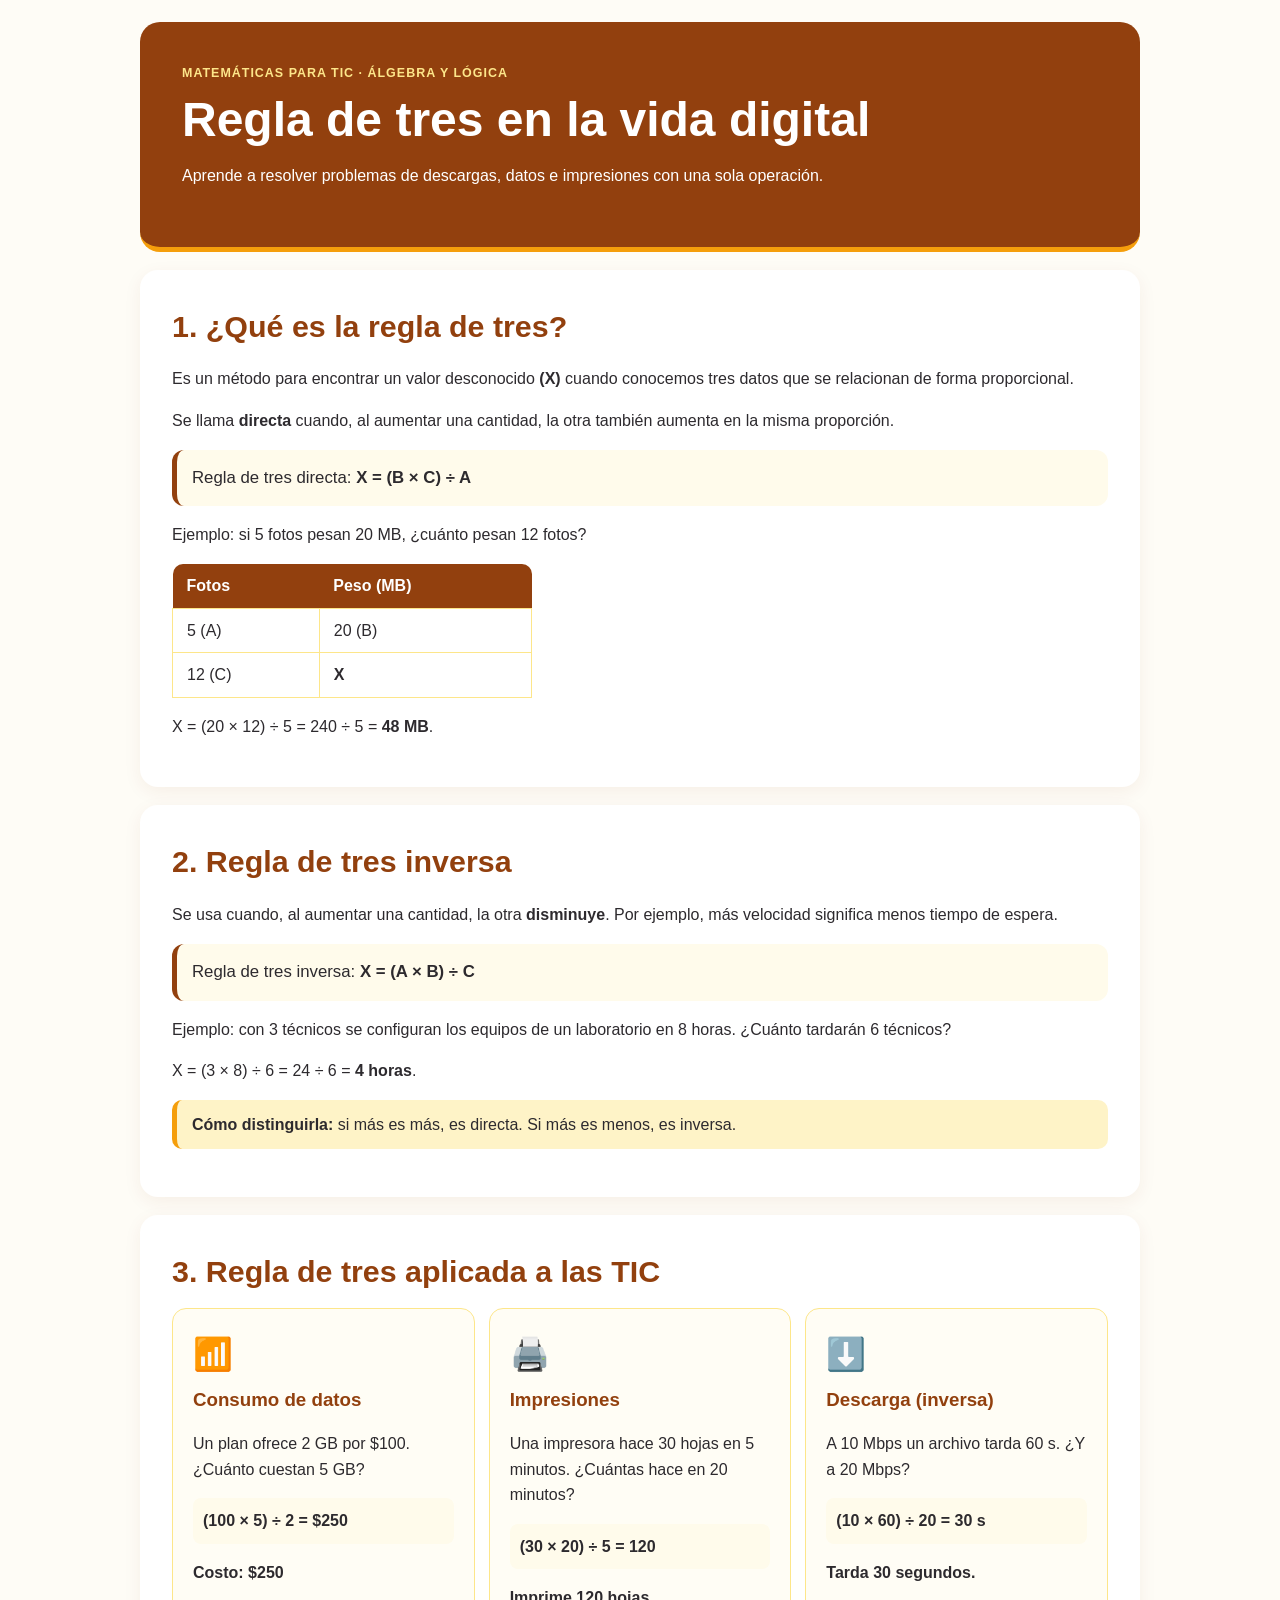
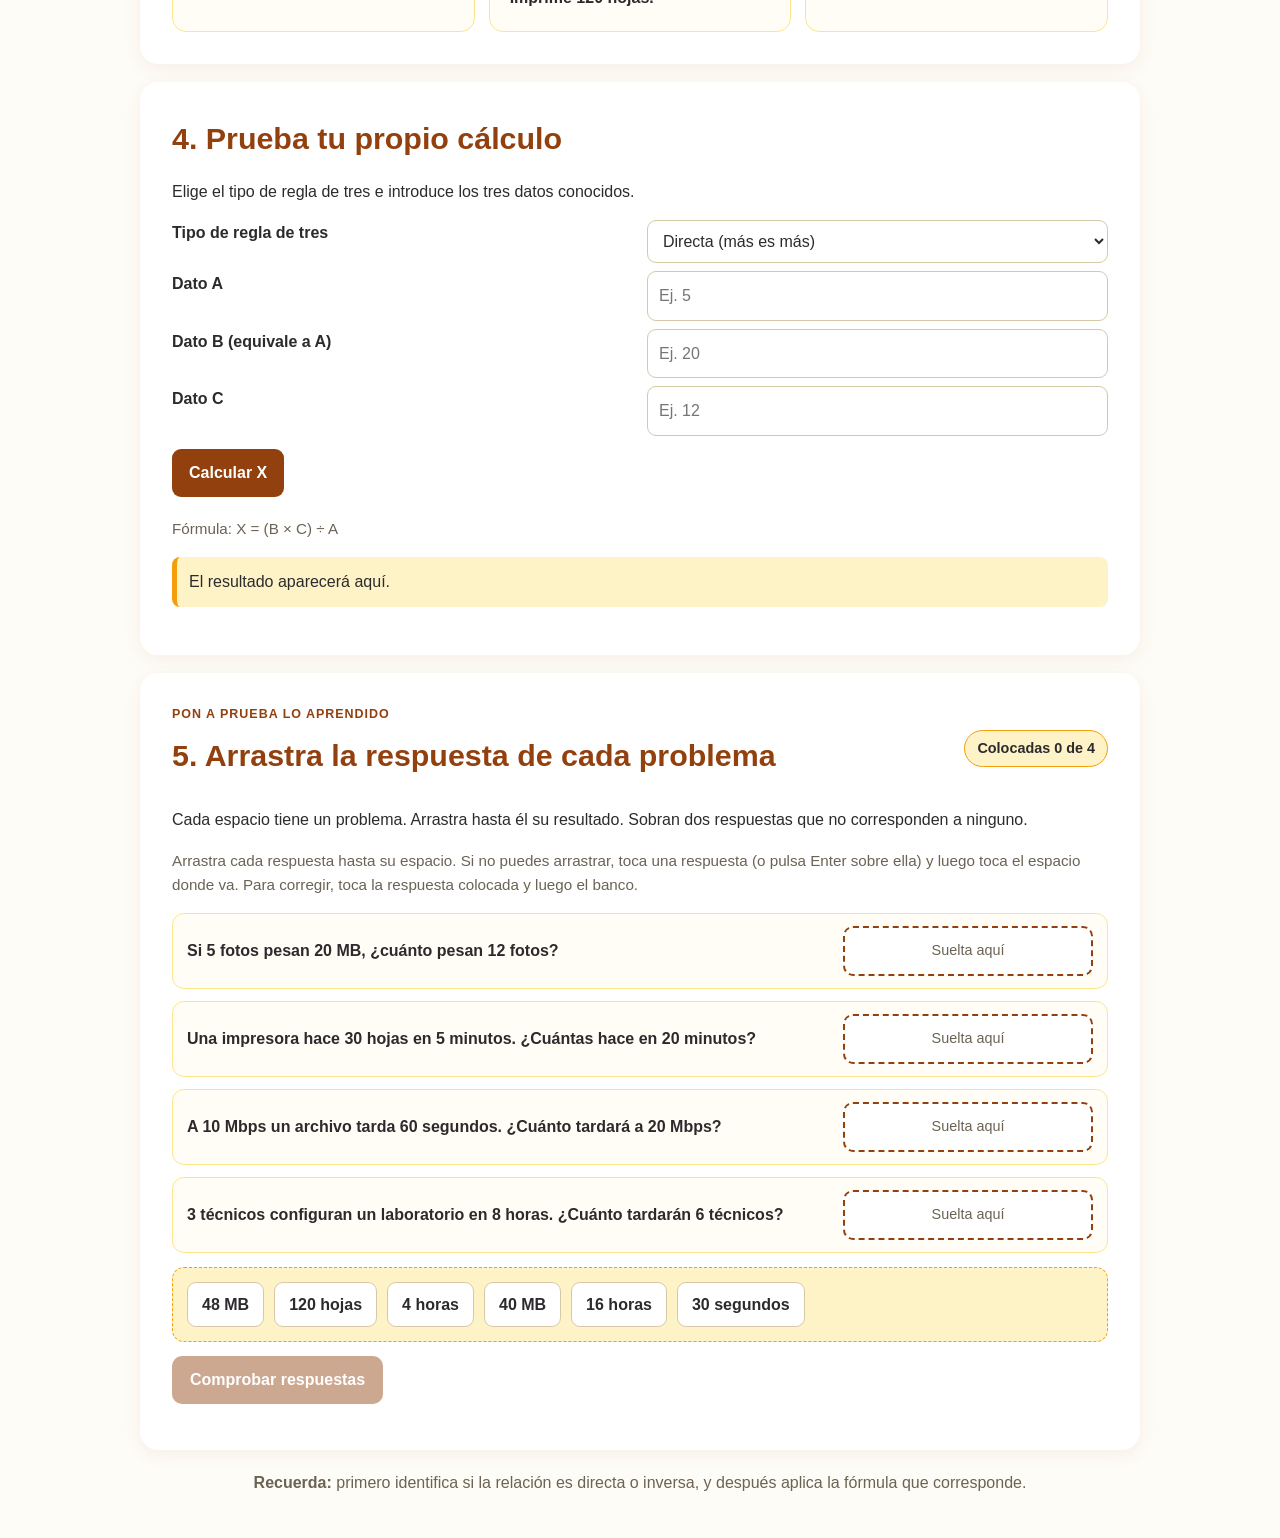
<file: recursos-visuales/visuales_caps_matematicas/regla-de-tres.html>
<!doctype html>
<html lang="es">
<head>
<meta charset="utf-8">
<meta name="viewport" content="width=device-width,initial-scale=1">
<title>Regla de tres | Matemáticas para TIC</title>
<style>
:root{
  --vino:#92400e;
  --vino-oscuro:#78350f;
  --vino-suave:#fffbeb;
  --vino-borde:#fde68a;
  --dorado:#f59e0b;
  --dorado-suave:#fef3c7;
  --fondo:#fefcf6;
  --texto:#2d2a2e;
  --gris:#6b6354;
}
*{box-sizing:border-box}
body{margin:0;background:var(--fondo);color:var(--texto);font:16px/1.6 Arial,Helvetica,sans-serif}
.wrap{width:min(100% - 24px,1000px);margin:22px auto}
header{padding:clamp(22px,5vw,42px);background:var(--vino);color:white;border-radius:20px;border-bottom:5px solid var(--dorado)}
.tag{font-size:.78rem;font-weight:800;letter-spacing:.08em;margin:0 0 6px;color:var(--dorado)}
header .tag{color:#fde68a}
h1{font-size:clamp(2rem,5vw,3rem);line-height:1.15;margin:8px 0}
h2{color:var(--vino);margin:0 0 12px;font-size:clamp(1.4rem,3vw,1.9rem)}
.panel{background:white;margin-top:18px;padding:clamp(20px,4vw,32px);border-radius:18px;box-shadow:0 5px 18px #78350f10}
.panel .tag{color:var(--vino)}
.formula{padding:15px;background:var(--vino-suave);border-left:5px solid var(--vino);border-radius:12px;font-size:1.05rem}
.consejo{padding:12px 15px;background:var(--dorado-suave);border-left:5px solid var(--dorado);border-radius:10px}
.tabla{border-collapse:collapse;margin:12px 0;width:min(100%,360px)}
.tabla th{background:var(--vino);color:white;padding:9px 14px;text-align:left}
.tabla td{padding:9px 14px;border:1px solid var(--vino-borde)}
.tabla th:first-child{border-radius:10px 0 0 0}
.tabla th:last-child{border-radius:0 10px 0 0}
.cards{display:grid;grid-template-columns:repeat(3,1fr);gap:14px}
.cards article{padding:20px;background:#fffdf5;border:1px solid var(--vino-borde);border-radius:14px}
.cards article>span{font-size:2rem}
.cards h3{color:var(--vino);margin:5px 0}
.example{padding:10px;background:var(--vino-suave);border-radius:8px;font-weight:bold}
form{display:grid;grid-template-columns:1fr 1fr;gap:8px 14px}
label{font-weight:bold}
input,select{width:100%;padding:11px;border:1px solid #d6c9a8;border-radius:9px;font:inherit;background:white;color:var(--texto)}
button{font:inherit;padding:11px 17px;background:var(--vino);color:white;border:0;border-radius:9px;font-weight:bold;cursor:pointer;margin:5px 8px 5px 0}
button:hover:not(:disabled){background:var(--vino-oscuro)}
button:disabled{opacity:.5;cursor:not-allowed}
button:focus-visible,input:focus-visible,select:focus-visible{outline:3px solid #111;outline-offset:3px}
form button{grid-column:1/-1;justify-self:start}
.hint{color:var(--gris);font-size:.95rem;margin-bottom:8px}
.feedback{padding:12px;background:var(--dorado-suave);border-left:5px solid var(--dorado);border-radius:8px}
.feedback.ok{background:#e9f6ee;border-left-color:#21834e}
.feedback.bad{background:#fdeeee;border-left-color:#b43c3c}
.quizhead{display:flex;justify-content:space-between;align-items:center;gap:10px}
#progress{background:var(--dorado-suave);border:1px solid var(--dorado);border-radius:99px;padding:6px 12px;white-space:nowrap;font-size:.9rem}
.question{font-weight:bold;font-size:1.1rem}
.options{display:grid;grid-template-columns:1fr 1fr;gap:10px}
.options button{text-align:left;background:white;color:var(--texto);border:1px solid #d6c9a8;margin:0}
.options button:hover:not(:disabled){background:var(--vino-suave)}
.options button:disabled{opacity:1;cursor:default}
.options button.correct{background:#e4f7eb;border-color:#16804a;color:#105d35}
.options button.wrong{background:#fff0f0;border-color:#c93232;color:#8c2020}
.light{background:var(--vino-suave);color:var(--vino)}
.light:hover:not(:disabled){background:var(--vino-borde)}
.final{font-weight:bold;font-size:1.1rem}
footer{text-align:center;color:var(--gris);padding:20px 8px}
[hidden]{display:none!important}
@media(max-width:700px){.cards{grid-template-columns:1fr}}
@media(max-width:480px){
  .wrap{width:calc(100% - 14px);margin:7px auto}
  form,.options{grid-template-columns:1fr}
  form button{grid-column:auto}
  .quizhead{align-items:flex-start;flex-direction:column}
}

/* Ejercicio de arrastrar */
.dd-progreso{flex-shrink:0;padding:6px 12px;border-radius:999px;background:var(--dorado-suave);border:1px solid var(--dorado);font-size:.9rem;font-weight:700;white-space:nowrap}
.dd-cab{display:flex;justify-content:space-between;gap:16px;align-items:center}
.dd-ayuda{color:var(--gris);font-size:.95rem}
.dd-casillas{display:grid;gap:12px;margin:14px 0}
.dd-fila{display:grid;grid-template-columns:1fr minmax(170px,250px);gap:6px 14px;align-items:center;padding:12px 14px;background:#fffdf5;border:1px solid var(--vino-borde);border-radius:12px}
.dd-enun{margin:0;font-weight:700}
.dd-casilla{min-height:50px;display:flex;align-items:center;justify-content:center;padding:5px;border:2px dashed var(--vino);border-radius:10px;background:white;color:var(--gris);font-size:.9rem;cursor:pointer}
.dd-casilla:focus-visible,.dd-banco:focus-visible,.dd-chip:focus-visible{outline:3px solid #111;outline-offset:3px}
.dd-casilla.sobre,.dd-banco.sobre{background:var(--vino-suave);border-style:solid}
.dd-casilla.ok{border-style:solid;border-color:#16804a;background:#e4f7eb}
.dd-casilla.mal{border-style:solid;border-color:#c93232;background:#fff0f0}
.dd-nota{grid-column:1/-1;margin:0;font-size:.92rem}
.dd-nota:empty{display:none}
.dd-banco{display:flex;flex-wrap:wrap;gap:10px;padding:14px;min-height:66px;background:var(--dorado-suave);border:1px dashed var(--dorado);border-radius:12px}
.dd-chip{margin:0;padding:9px 14px;border:1px solid #d6c9a8;border-radius:9px;background:white;color:var(--texto);font:inherit;font-weight:700;cursor:grab;touch-action:none;user-select:none;-webkit-user-select:none}
.dd-chip:hover:not(:disabled){background:var(--vino-suave);color:var(--texto)}
.dd-chip[aria-pressed="true"]{border-color:var(--vino);box-shadow:0 0 0 3px var(--vino-borde)}
.dd-chip.arrastrando{opacity:.35}
.dd-chip:disabled{cursor:default;opacity:1}
.dd-ghost{position:fixed;z-index:1000;pointer-events:none;box-shadow:0 8px 20px #0003;transform:rotate(-2deg)}
.dd-acciones{display:flex;flex-wrap:wrap;gap:10px;margin-top:14px}
.dd-btn{margin:0;padding:11px 18px;border:0;border-radius:10px;font:inherit;font-weight:700;cursor:pointer;background:var(--vino);color:#fff}
.dd-btn:hover:not(:disabled){background:var(--vino-oscuro);color:#fff}
.dd-btn:disabled{opacity:.45;cursor:not-allowed}
.dd-btn.claro{background:var(--vino-suave);color:var(--vino)}
.dd-btn.claro:hover:not(:disabled){background:var(--vino-borde);color:var(--vino)}
.dd-resultado{margin:14px 0 0;font-size:1.1rem;font-weight:800}
.dd-estado{position:absolute;left:-9999px}
@media(max-width:560px){.dd-fila{grid-template-columns:1fr}.dd-cab{flex-direction:column;align-items:flex-start}}
</style>
</head>
<body>
<main class="wrap">

<header>
  <p class="tag">MATEMÁTICAS PARA TIC · ÁLGEBRA Y LÓGICA</p>
  <h1>Regla de tres en la vida digital</h1>
  <p>Aprende a resolver problemas de descargas, datos e impresiones con una sola operación.</p>
</header>

<section class="panel">
  <h2>1. ¿Qué es la regla de tres?</h2>
  <p>Es un método para encontrar un valor desconocido <b>(X)</b> cuando conocemos tres datos que se relacionan de forma proporcional.</p>
  <p>Se llama <b>directa</b> cuando, al aumentar una cantidad, la otra también aumenta en la misma proporción.</p>
  <div class="formula">Regla de tres directa: <b>X = (B × C) ÷ A</b></div>
  <p>Ejemplo: si 5 fotos pesan 20 MB, ¿cuánto pesan 12 fotos?</p>
  <table class="tabla">
    <thead><tr><th>Fotos</th><th>Peso (MB)</th></tr></thead>
    <tbody>
      <tr><td>5 (A)</td><td>20 (B)</td></tr>
      <tr><td>12 (C)</td><td><b>X</b></td></tr>
    </tbody>
  </table>
  <p>X = (20 × 12) ÷ 5 = 240 ÷ 5 = <b>48 MB</b>.</p>
</section>

<section class="panel">
  <h2>2. Regla de tres inversa</h2>
  <p>Se usa cuando, al aumentar una cantidad, la otra <b>disminuye</b>. Por ejemplo, más velocidad significa menos tiempo de espera.</p>
  <div class="formula">Regla de tres inversa: <b>X = (A × B) ÷ C</b></div>
  <p>Ejemplo: con 3 técnicos se configuran los equipos de un laboratorio en 8 horas. ¿Cuánto tardarán 6 técnicos?</p>
  <p>X = (3 × 8) ÷ 6 = 24 ÷ 6 = <b>4 horas</b>.</p>
  <p class="consejo"><b>Cómo distinguirla:</b> si más es más, es directa. Si más es menos, es inversa.</p>
</section>

<section class="panel">
  <h2>3. Regla de tres aplicada a las TIC</h2>
  <div class="cards">
    <article>
      <span>📶</span>
      <h3>Consumo de datos</h3>
      <p>Un plan ofrece 2 GB por $100. ¿Cuánto cuestan 5 GB?</p>
      <p class="example">(100 × 5) ÷ 2 = $250</p>
      <b>Costo: $250</b>
    </article>
    <article>
      <span>🖨️</span>
      <h3>Impresiones</h3>
      <p>Una impresora hace 30 hojas en 5 minutos. ¿Cuántas hace en 20 minutos?</p>
      <p class="example">(30 × 20) ÷ 5 = 120</p>
      <b>Imprime 120 hojas.</b>
    </article>
    <article>
      <span>⬇️</span>
      <h3>Descarga (inversa)</h3>
      <p>A 10 Mbps un archivo tarda 60 s. ¿Y a 20 Mbps?</p>
      <p class="example">(10 × 60) ÷ 20 = 30 s</p>
      <b>Tarda 30 segundos.</b>
    </article>
  </div>
</section>

<section class="panel">
  <h2>4. Prueba tu propio cálculo</h2>
  <p>Elige el tipo de regla de tres e introduce los tres datos conocidos.</p>
  <form id="calc">
    <label for="tipo">Tipo de regla de tres</label>
    <select id="tipo">
      <option value="directa">Directa (más es más)</option>
      <option value="inversa">Inversa (más es menos)</option>
    </select>

    <label for="datoA">Dato A</label>
    <input id="datoA" type="number" min="0" step="any" required placeholder="Ej. 5">

    <label for="datoB">Dato B (equivale a A)</label>
    <input id="datoB" type="number" min="0" step="any" required placeholder="Ej. 20">

    <label for="datoC">Dato C</label>
    <input id="datoC" type="number" min="0" step="any" required placeholder="Ej. 12">

    <button>Calcular X</button>
  </form>
  <p id="calcFormula" class="hint">Fórmula: X = (B × C) ÷ A</p>
  <p id="calcResult" class="feedback" aria-live="polite">El resultado aparecerá aquí.</p>
</section>

<section class="panel dd" aria-labelledby="dd-titulo">
    <div class="dd-cab">
      <div>
        <p class="etiqueta tag">PON A PRUEBA LO APRENDIDO</p>
        <h2 id="dd-titulo">5. Arrastra la respuesta de cada problema</h2>
      </div>
      <span id="dd-progreso" class="dd-progreso">Colocadas 0 de 0</span>
    </div>
    <p>Cada espacio tiene un problema. Arrastra hasta él su resultado. Sobran dos respuestas que no corresponden a ninguno.</p>
    <p class="dd-ayuda">Arrastra cada respuesta hasta su espacio. Si no puedes arrastrar, toca una respuesta (o pulsa Enter sobre ella) y luego toca el espacio donde va. Para corregir, toca la respuesta colocada y luego el banco.</p>
    <div id="dd-casillas" class="dd-casillas"></div>
    <div id="dd-banco" class="dd-banco" tabindex="0" role="group" aria-label="Banco de respuestas. Aquí se devuelve la respuesta seleccionada"></div>
    <div class="dd-acciones">
      <button id="dd-comprobar" class="dd-btn" type="button" disabled>Comprobar respuestas</button>
      <button id="dd-reiniciar" class="dd-btn claro" type="button" hidden>Volver a intentarlo</button>
    </div>
    <p id="dd-resultado" class="dd-resultado" aria-live="polite"></p>
    <div id="dd-estado" class="dd-estado" aria-live="polite"></div>
  </section>

<footer><b>Recuerda:</b> primero identifica si la relación es directa o inversa, y después aplica la fórmula que corresponde.</footer>

</main>

<script>
/* ---------- Calculadora ---------- */
const form = document.querySelector('#calc');
const tipo = document.querySelector('#tipo');
const calcFormula = document.querySelector('#calcFormula');
const calcResult = document.querySelector('#calcResult');

const fmt = n => n.toLocaleString('es-MX', { maximumFractionDigits: 4 });

tipo.addEventListener('change', () => {
  calcFormula.textContent = tipo.value === 'directa'
    ? 'Fórmula: X = (B × C) ÷ A'
    : 'Fórmula: X = (A × B) ÷ C';
});

form.addEventListener('submit', e => {
  e.preventDefault();
  const a = Number(document.querySelector('#datoA').value);
  const b = Number(document.querySelector('#datoB').value);
  const c = Number(document.querySelector('#datoC').value);

  calcResult.className = 'feedback';

  if ([a, b, c].some(n => Number.isNaN(n) || n < 0)) {
    calcResult.textContent = 'Escribe tres números válidos que no sean negativos.';
    calcResult.classList.add('bad');
    return;
  }

  if (tipo.value === 'directa') {
    if (a === 0) {
      calcResult.textContent = 'En la regla de tres directa, el dato A no puede ser 0.';
      calcResult.classList.add('bad');
      return;
    }
    const x = (b * c) / a;
    calcResult.textContent = `X = (${fmt(b)} × ${fmt(c)}) ÷ ${fmt(a)} = ${fmt(x)}`;
  } else {
    if (c === 0) {
      calcResult.textContent = 'En la regla de tres inversa, el dato C no puede ser 0.';
      calcResult.classList.add('bad');
      return;
    }
    const x = (a * b) / c;
    calcResult.textContent = `X = (${fmt(a)} × ${fmt(b)}) ÷ ${fmt(c)} = ${fmt(x)}`;
  }
  calcResult.classList.add('ok');
});


/* ---------- Ejercicio de arrastrar ---------- */
const DD_ITEMS = [
 {
  "enun": "Si 5 fotos pesan 20 MB, ¿cuánto pesan 12 fotos?",
  "correcta": "48 MB",
  "explicacion": "Es directa: (20 × 12) ÷ 5 = 48 MB."
 },
 {
  "enun": "Una impresora hace 30 hojas en 5 minutos. ¿Cuántas hace en 20 minutos?",
  "correcta": "120 hojas",
  "explicacion": "Es directa: (30 × 20) ÷ 5 = 120 hojas."
 },
 {
  "enun": "A 10 Mbps un archivo tarda 60 segundos. ¿Cuánto tardará a 20 Mbps?",
  "correcta": "30 segundos",
  "explicacion": "Es inversa (más velocidad, menos tiempo): (10 × 60) ÷ 20 = 30 segundos."
 },
 {
  "enun": "3 técnicos configuran un laboratorio en 8 horas. ¿Cuánto tardarán 6 técnicos?",
  "correcta": "4 horas",
  "explicacion": "Es inversa (más técnicos, menos tiempo): (3 × 8) ÷ 6 = 4 horas."
 }
];
const DD_FICHAS = ["48 MB", "120 hojas", "30 segundos", "4 horas", "40 MB", "16 horas"];
const DD_FRASES = ["¡Excelente trabajo! Colocaste todas las respuestas correctamente.", "Repasa si cada problema es directo o inverso y vuelve a intentarlo."];
(function () {
  const cont = document.getElementById('dd-casillas');
  const banco = document.getElementById('dd-banco');
  const btnComp = document.getElementById('dd-comprobar');
  const btnReset = document.getElementById('dd-reiniciar');
  const resEl = document.getElementById('dd-resultado');
  const progEl = document.getElementById('dd-progreso');
  const estado = document.getElementById('dd-estado');
  let sel = null, bloqueado = false, ignorar = false;
  const casillas = [];

  function anunciar(t) { estado.textContent = ''; setTimeout(() => { estado.textContent = t; }, 30); }
  function mezclar(a) { const b = a.slice(); for (let i = b.length - 1; i > 0; i--) { const j = Math.floor(Math.random() * (i + 1)); [b[i], b[j]] = [b[j], b[i]]; } return b; }
  function etiquetaCasilla(c, i) {
    const ch = c.querySelector('.dd-chip');
    c.setAttribute('aria-label', 'Espacio ' + (i + 1) + ': ' + DD_ITEMS[i].enun + '. ' + (ch ? 'Contiene ' + ch.textContent : 'Vacío'));
  }
  function actualizar() {
    let n = 0;
    casillas.forEach((c, i) => {
      const hay = !!c.querySelector('.dd-chip');
      if (hay) n++;
      const vacio = c.querySelector('.dd-vacio');
      if (vacio) vacio.hidden = hay;
      etiquetaCasilla(c, i);
    });
    progEl.textContent = 'Colocadas ' + n + ' de ' + DD_ITEMS.length;
    btnComp.disabled = bloqueado || n < DD_ITEMS.length;
  }
  function limpiarMarcas() {
    casillas.forEach((c) => { c.classList.remove('ok', 'mal'); c.parentElement.querySelector('.dd-nota').textContent = ''; });
    resEl.textContent = '';
  }
  function deseleccionar() { if (sel) { sel.setAttribute('aria-pressed', 'false'); sel = null; } }
  function mover(chip, destino) {
    if (bloqueado) return;
    const ocupante = destino.classList.contains('dd-casilla') ? destino.querySelector('.dd-chip') : null;
    if (ocupante && ocupante !== chip) banco.appendChild(ocupante);
    destino.appendChild(chip);
    limpiarMarcas();
    actualizar();
    const donde = destino.classList.contains('dd-casilla') ? 'en el espacio ' + (casillas.indexOf(destino) + 1) : 'en el banco';
    anunciar(chip.textContent + ' colocada ' + donde + '.');
  }
  function crearChip(f) {
    const b = document.createElement('button');
    b.type = 'button'; b.className = 'dd-chip'; b.textContent = f; b.dataset.valor = f;
    b.setAttribute('aria-pressed', 'false');
    b.addEventListener('click', (e) => {
      e.stopPropagation();
      if (ignorar || bloqueado) return;
      if (sel === b) { deseleccionar(); return; }
      deseleccionar(); sel = b; b.setAttribute('aria-pressed', 'true');
      anunciar(f + ' seleccionada. Elige un espacio.');
    });
    b.addEventListener('pointerdown', (e) => iniciarArrastre(e, b));
    return b;
  }
  function iniciarArrastre(e, chip) {
    if (bloqueado || (e.pointerType === 'mouse' && e.button !== 0)) return;
    const x0 = e.clientX, y0 = e.clientY;
    let arrastrando = false, ghost = null, objetivo = null, ultimo = null, raf = 0;
    function bucle() {
      if (!arrastrando) return;
      const y = ultimo.clientY;
      if (y < 70) window.scrollBy(0, -14); else if (y > window.innerHeight - 70) window.scrollBy(0, 14);
      marcar(ultimo);
      raf = requestAnimationFrame(bucle);
    }
    function marcar(ev) {
      const el = document.elementFromPoint(ev.clientX, ev.clientY);
      const nuevo = el ? el.closest('.dd-casilla, .dd-banco') : null;
      if (nuevo !== objetivo) { if (objetivo) objetivo.classList.remove('sobre'); objetivo = nuevo; if (objetivo) objetivo.classList.add('sobre'); }
    }
    function mover_(ev) {
      if (!arrastrando && Math.hypot(ev.clientX - x0, ev.clientY - y0) > 6) {
        arrastrando = true; deseleccionar();
        ghost = chip.cloneNode(true); ghost.className = 'dd-chip dd-ghost'; ghost.removeAttribute('aria-pressed');
        document.body.appendChild(ghost); chip.classList.add('arrastrando');
        ultimo = ev; raf = requestAnimationFrame(bucle);
      }
      if (arrastrando) {
        ultimo = ev;
        ghost.style.left = (ev.clientX - ghost.offsetWidth / 2) + 'px';
        ghost.style.top = (ev.clientY - ghost.offsetHeight / 2) + 'px';
        marcar(ev);
      }
    }
    function fin(ev) {
      document.removeEventListener('pointermove', mover_);
      document.removeEventListener('pointerup', fin);
      document.removeEventListener('pointercancel', fin);
      if (arrastrando) {
        cancelAnimationFrame(raf);
        ghost.remove(); chip.classList.remove('arrastrando');
        if (objetivo) objetivo.classList.remove('sobre');
        if (ev.type === 'pointerup' && objetivo) mover(chip, objetivo);
        ignorar = true; setTimeout(() => { ignorar = false; }, 0);
      }
    }
    document.addEventListener('pointermove', mover_);
    document.addEventListener('pointerup', fin);
    document.addEventListener('pointercancel', fin);
  }
  function alActivar(destino) {
    return () => { if (sel && !bloqueado) { const c = sel; deseleccionar(); mover(c, destino); } };
  }
  function pintar() {
    bloqueado = false; sel = null; casillas.length = 0;
    cont.replaceChildren(); banco.replaceChildren();
    btnReset.hidden = true; resEl.textContent = '';
    DD_ITEMS.forEach((it, i) => {
      const fila = document.createElement('div'); fila.className = 'dd-fila';
      const p = document.createElement('p'); p.className = 'dd-enun'; p.textContent = it.enun;
      const c = document.createElement('div'); c.className = 'dd-casilla'; c.tabIndex = 0; c.setAttribute('role', 'button');
      const v = document.createElement('span'); v.className = 'dd-vacio'; v.textContent = 'Suelta aquí';
      c.appendChild(v);
      const act = alActivar(c);
      c.addEventListener('click', act);
      c.addEventListener('keydown', (e) => { if (e.key === 'Enter' || e.key === ' ') { e.preventDefault(); act(); } });
      const nota = document.createElement('p'); nota.className = 'dd-nota';
      fila.append(p, c, nota); cont.appendChild(fila); casillas.push(c);
    });
    mezclar(DD_FICHAS).forEach((f) => banco.appendChild(crearChip(f)));
    actualizar();
  }
  const actBanco = alActivar(banco);
  banco.addEventListener('click', actBanco);
  banco.addEventListener('keydown', (e) => { if (e.key === 'Enter' || e.key === ' ') { e.preventDefault(); actBanco(); } });
  btnComp.addEventListener('click', () => {
    let ok = 0; bloqueado = true; deseleccionar();
    casillas.forEach((c, i) => {
      const ch = c.querySelector('.dd-chip'); const it = DD_ITEMS[i];
      const bien = ch && ch.dataset.valor === it.correcta;
      if (bien) ok++;
      c.classList.add(bien ? 'ok' : 'mal');
      c.parentElement.querySelector('.dd-nota').textContent = (bien ? '¡Correcto! ' : 'No pasa nada. ') + it.explicacion;
    });
    document.querySelectorAll('#dd-banco .dd-chip, #dd-casillas .dd-chip').forEach((x) => { x.disabled = true; });
    btnComp.disabled = true; btnReset.hidden = false;
    const pct = Math.round(ok / DD_ITEMS.length * 100);
    resEl.textContent = 'Obtuviste ' + ok + ' de ' + DD_ITEMS.length + ' respuestas correctas (' + pct + ' %). ' + (ok === DD_ITEMS.length ? DD_FRASES[0] : DD_FRASES[1]);
  });
  btnReset.addEventListener('click', pintar);
  pintar();
})();
</script>
</body>
</html>
</file>
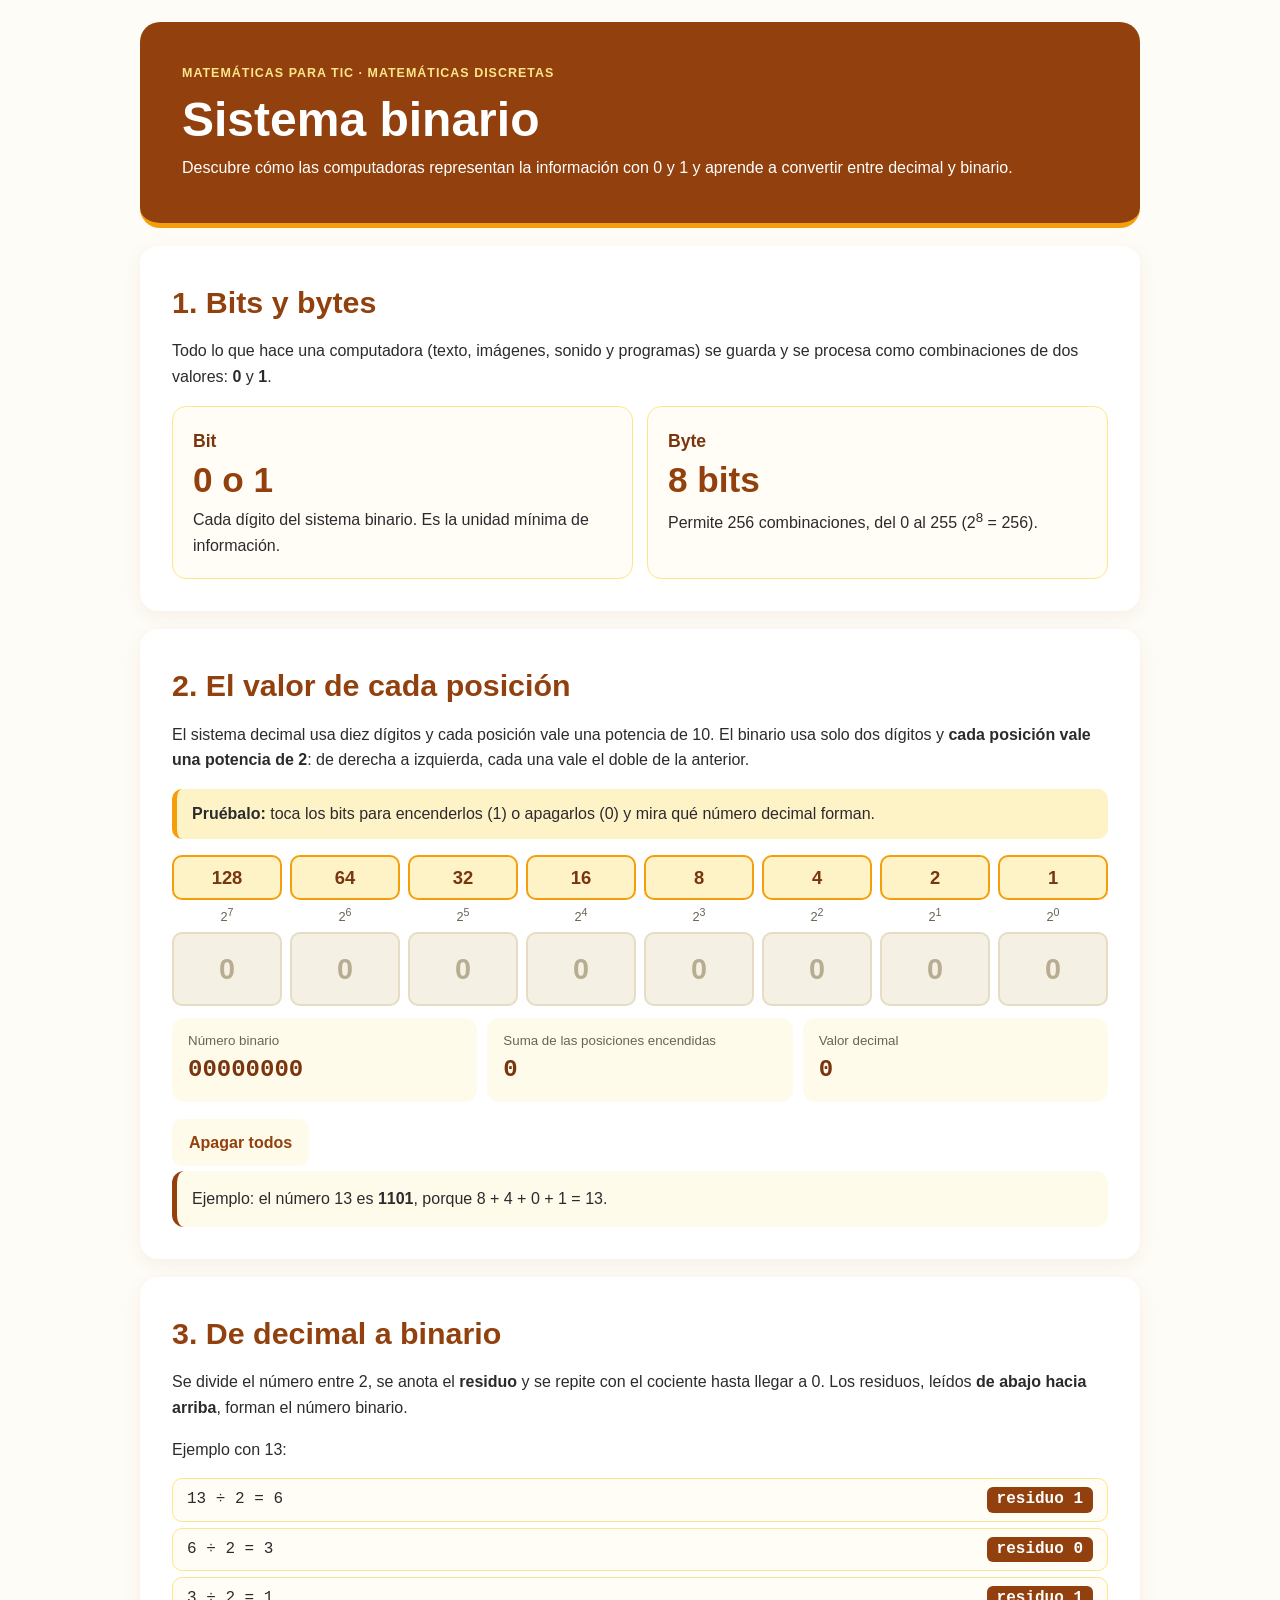
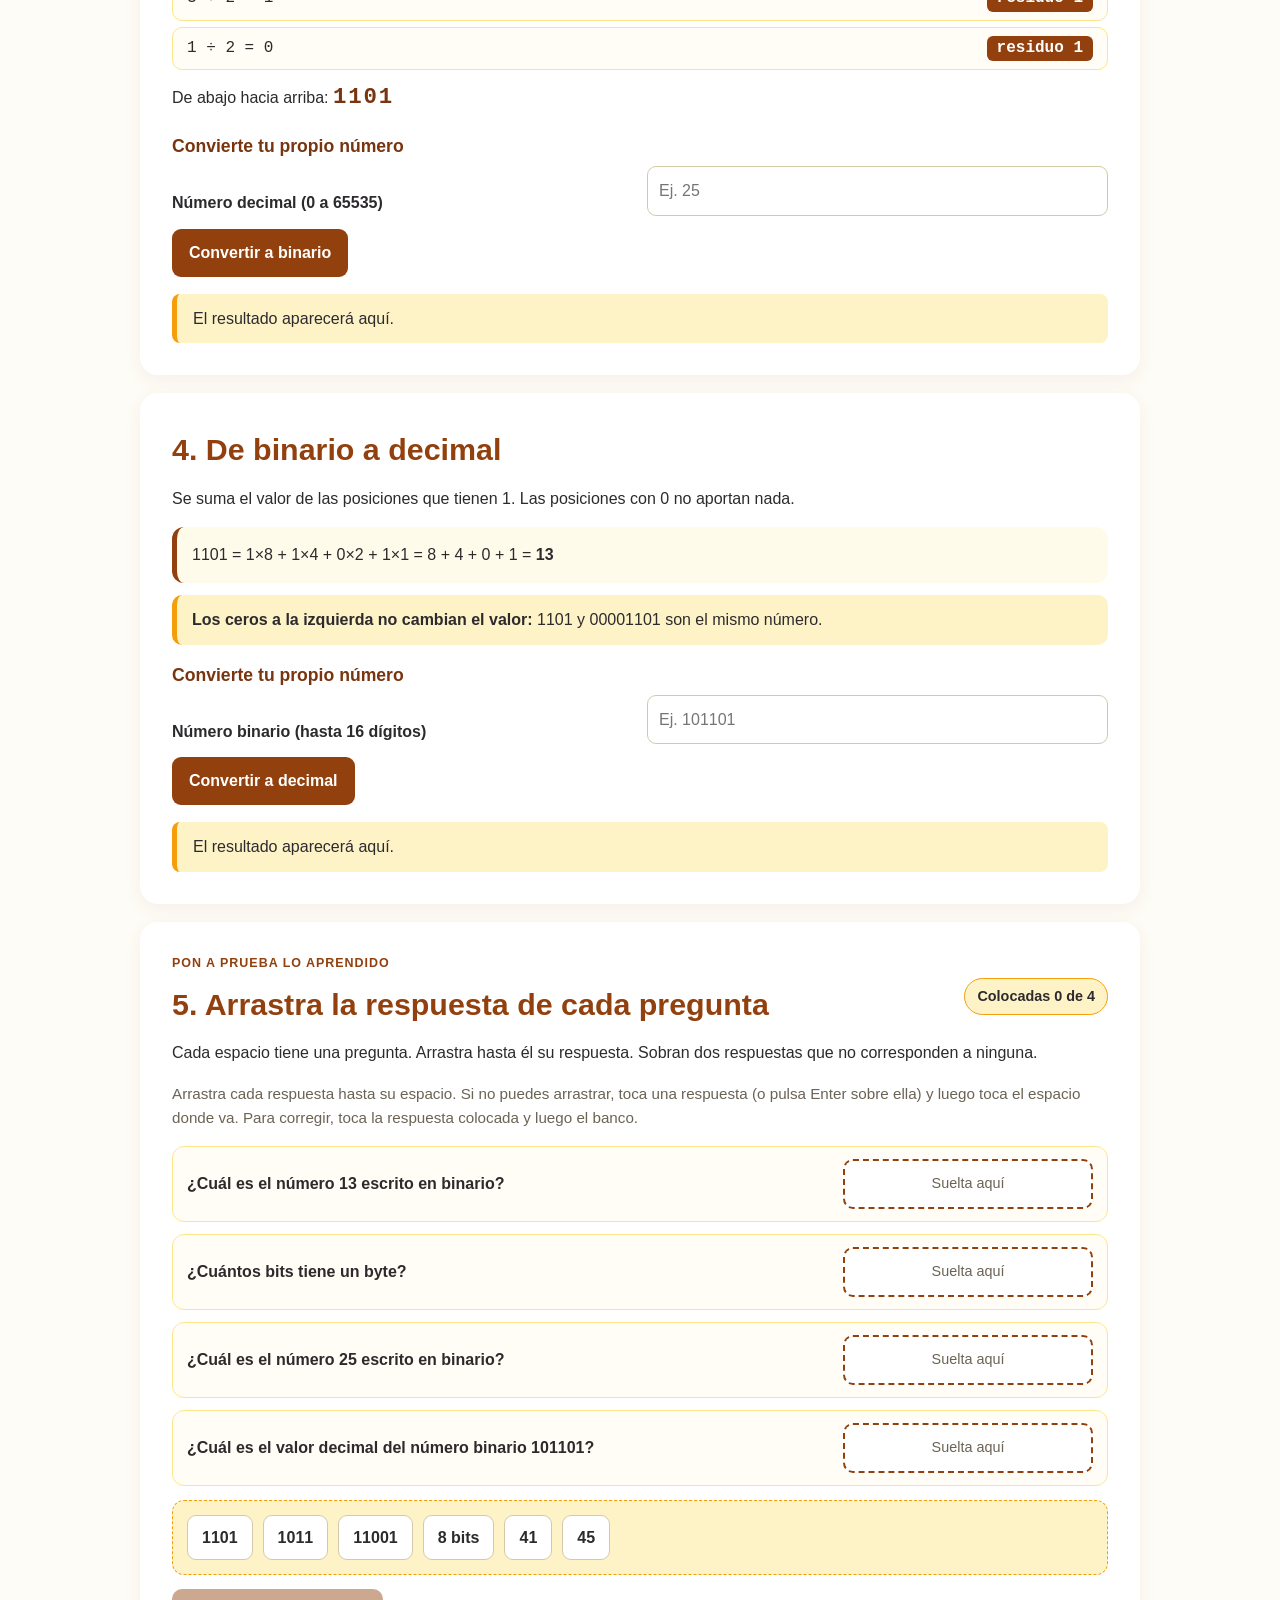
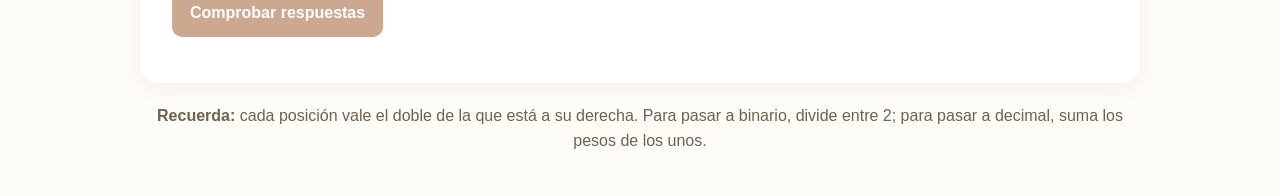
<file: recursos-visuales/visuales_caps_matematicas/sistema-binario.html>
<!doctype html>
<html lang="es">
<head>
<meta charset="utf-8">
<meta name="viewport" content="width=device-width,initial-scale=1">
<meta name="description" content="Cápsula interactiva: cómo las computadoras representan la información con 0 y 1, y cómo convertir entre decimal y binario.">
<title>Sistema binario | Matemáticas para TIC</title>
<style>
:root{
  --vino:#92400e; --vino-oscuro:#78350f; --vino-suave:#fffbeb; --vino-borde:#fde68a;
  --dorado:#f59e0b; --dorado-suave:#fef3c7; --fondo:#fefcf6; --texto:#2d2a2e; --gris:#6b6354;
}
*{box-sizing:border-box}
body{margin:0;background:var(--fondo);color:var(--texto);font:16px/1.6 Arial,Helvetica,sans-serif}
[hidden]{display:none!important}
.wrap{width:min(100% - 24px,1000px);margin:22px auto}
header{padding:clamp(22px,5vw,42px);background:var(--vino);color:#fff;border-radius:20px;border-bottom:5px solid var(--dorado)}
.tag{font-size:.78rem;font-weight:800;letter-spacing:.08em;margin:0 0 6px;color:var(--vino)}
header .tag{color:#fde68a}
header p:last-child{margin-bottom:0}
h1{font-size:clamp(2rem,5vw,3rem);line-height:1.15;margin:8px 0}
h2{color:var(--vino);margin:0 0 12px;font-size:clamp(1.4rem,3vw,1.9rem)}
h3{color:var(--vino-oscuro);margin:16px 0 6px;font-size:1.1rem}
.panel{background:#fff;margin-top:18px;padding:clamp(20px,4vw,32px);border-radius:18px;box-shadow:0 5px 18px #78350f10}
p{margin-top:0}
code{font-family:Consolas,"Courier New",monospace;background:var(--vino-suave);color:var(--vino-oscuro);padding:1px 6px;border-radius:5px}
.formula{padding:15px;background:var(--vino-suave);border-left:5px solid var(--vino);border-radius:12px}
.consejo{padding:12px 15px;background:var(--dorado-suave);border-left:5px solid var(--dorado);border-radius:10px}
.cards{display:grid;grid-template-columns:repeat(2,1fr);gap:14px}
.cards article{padding:20px;background:#fffdf5;border:1px solid var(--vino-borde);border-radius:14px}
.cards .grande{font-size:2.2rem;font-weight:800;color:var(--vino);line-height:1.2}
.cards h3{margin:0 0 4px}
.cards p{margin:6px 0 0}

/* Interruptores de bits */
.bits{display:grid;grid-template-columns:repeat(8,1fr);gap:8px;margin:14px 0 6px}
.bits .col{display:flex;flex-direction:column;align-items:center;gap:4px}
.peso{width:100%;text-align:center;font-weight:800;color:var(--vino-oscuro);background:var(--dorado-suave);border:2px solid var(--dorado);border-radius:10px;padding:6px 0;font-size:1.15rem}
.pot{font-size:.8rem;color:var(--gris)}
.bitbtn{width:100%;font:inherit;font-size:1.8rem;font-weight:800;padding:12px 0;border-radius:10px;border:2px solid #e5dcc3;background:#f5f0e4;color:#b8ad92;cursor:pointer}
.bitbtn[aria-pressed="true"]{background:var(--vino);border-color:var(--vino);color:#fff}
.bitbtn:hover{border-color:var(--vino)}
.lectura{display:flex;flex-wrap:wrap;gap:10px;margin:12px 0}
.lectura div{flex:1 1 200px;padding:12px 16px;background:var(--vino-suave);border-radius:12px}
.lectura small{display:block;color:var(--gris)}
.lectura strong{font-size:1.5rem;color:var(--vino-oscuro);font-family:Consolas,"Courier New",monospace;word-break:break-all}

/* Formularios */
form{display:grid;grid-template-columns:1fr 1fr;gap:8px 14px;align-items:end}
label{font-weight:bold}
input[type=text],input[type=number]{width:100%;padding:11px;border:1px solid #d6c9a8;border-radius:9px;font:inherit;background:#fff;color:var(--texto)}
button{font:inherit}
.btn{padding:11px 17px;background:var(--vino);color:#fff;border:0;border-radius:9px;font-weight:bold;cursor:pointer;margin:5px 8px 5px 0}
.btn:hover:not(:disabled){background:var(--vino-oscuro)}
.btn:disabled{opacity:.5;cursor:not-allowed}
.btn.claro{background:var(--vino-suave);color:var(--vino)}
.btn.claro:hover:not(:disabled){background:var(--vino-borde)}
button:focus-visible,input:focus-visible{outline:3px solid #111;outline-offset:3px}
form .btn{grid-column:1/-1;justify-self:start}
.salida{margin-top:12px;padding:12px 16px;background:var(--dorado-suave);border-left:5px solid var(--dorado);border-radius:8px}
.salida.ok{background:#e9f6ee;border-left-color:#21834e}
.salida.mal{background:#fdeeee;border-left-color:#b43c3c}
.pasos{list-style:none;margin:8px 0 0;padding:0;display:grid;gap:6px}
.pasos li{display:flex;justify-content:space-between;gap:10px;padding:8px 14px;background:#fffdf5;border:1px solid var(--vino-borde);border-radius:10px;font-family:Consolas,"Courier New",monospace}
.pasos .r{background:var(--vino);color:#fff;border-radius:6px;padding:0 10px;font-weight:bold}
.resultado-bin{font-size:1.4rem;font-weight:800;color:var(--vino-oscuro);font-family:Consolas,"Courier New",monospace;letter-spacing:.08em}

/* Cuestionario */
.quizhead{display:flex;justify-content:space-between;align-items:center;gap:10px}
#progress{background:var(--dorado-suave);border:1px solid var(--dorado);border-radius:99px;padding:6px 12px;white-space:nowrap;font-size:.9rem}
.question{font-weight:bold;font-size:1.1rem}
.options{display:grid;grid-template-columns:1fr 1fr;gap:10px}
.options button{text-align:left;background:#fff;color:var(--texto);border:1px solid #d6c9a8;border-radius:9px;padding:11px 15px;font-weight:bold;cursor:pointer;margin:0}
.options button:hover:not(:disabled){background:var(--vino-suave)}
.options button:disabled{cursor:default}
.options button.correct{background:#e4f7eb;border-color:#16804a;color:#105d35}
.options button.wrong{background:#fff0f0;border-color:#c93232;color:#8c2020}
.final{font-weight:bold;font-size:1.1rem}
footer{text-align:center;color:var(--gris);padding:20px 8px}

@media(max-width:700px){.bits{gap:5px}.bitbtn{font-size:1.4rem}.peso{font-size:.95rem}}
@media(max-width:560px){
  .cards,.options,form{grid-template-columns:1fr}
  form .btn{grid-column:auto}
  .quizhead{align-items:flex-start;flex-direction:column}
  .wrap{width:calc(100% - 14px);margin:7px auto}
}

/* Ejercicio de arrastrar */
.dd-progreso{flex-shrink:0;padding:6px 12px;border-radius:999px;background:var(--dorado-suave);border:1px solid var(--dorado);font-size:.9rem;font-weight:700;white-space:nowrap}
.dd-cab{display:flex;justify-content:space-between;gap:16px;align-items:center}
.dd-ayuda{color:var(--gris);font-size:.95rem}
.dd-casillas{display:grid;gap:12px;margin:14px 0}
.dd-fila{display:grid;grid-template-columns:1fr minmax(170px,250px);gap:6px 14px;align-items:center;padding:12px 14px;background:#fffdf5;border:1px solid var(--vino-borde);border-radius:12px}
.dd-enun{margin:0;font-weight:700}
.dd-casilla{min-height:50px;display:flex;align-items:center;justify-content:center;padding:5px;border:2px dashed var(--vino);border-radius:10px;background:white;color:var(--gris);font-size:.9rem;cursor:pointer}
.dd-casilla:focus-visible,.dd-banco:focus-visible,.dd-chip:focus-visible{outline:3px solid #111;outline-offset:3px}
.dd-casilla.sobre,.dd-banco.sobre{background:var(--vino-suave);border-style:solid}
.dd-casilla.ok{border-style:solid;border-color:#16804a;background:#e4f7eb}
.dd-casilla.mal{border-style:solid;border-color:#c93232;background:#fff0f0}
.dd-cod{margin:8px 0 0;padding:10px 12px;background:#2d2a2e;color:#f4ece6;border-radius:8px;font:14px/1.6 Consolas,'DejaVu Sans Mono',monospace;white-space:pre;overflow-x:auto;font-weight:400}
.dd-nota{grid-column:1/-1;margin:0;font-size:.92rem}
.dd-nota:empty{display:none}
.dd-banco{display:flex;flex-wrap:wrap;gap:10px;padding:14px;min-height:66px;background:var(--dorado-suave);border:1px dashed var(--dorado);border-radius:12px}
.dd-chip{margin:0;padding:9px 14px;border:1px solid #d6c9a8;border-radius:9px;background:white;color:var(--texto);font:inherit;font-weight:700;cursor:grab;touch-action:none;user-select:none;-webkit-user-select:none}
.dd-chip:hover:not(:disabled){background:var(--vino-suave);color:var(--texto)}
.dd-chip[aria-pressed="true"]{border-color:var(--vino);box-shadow:0 0 0 3px var(--vino-borde)}
.dd-chip.arrastrando{opacity:.35}
.dd-chip:disabled{cursor:default;opacity:1}
.dd-ghost{position:fixed;z-index:1000;pointer-events:none;box-shadow:0 8px 20px #0003;transform:rotate(-2deg)}
.dd-acciones{display:flex;flex-wrap:wrap;gap:10px;margin-top:14px}
.dd-btn{margin:0;padding:11px 18px;border:0;border-radius:10px;font:inherit;font-weight:700;cursor:pointer;background:var(--vino);color:#fff}
.dd-btn:hover:not(:disabled){background:var(--vino-oscuro);color:#fff}
.dd-btn:disabled{opacity:.45;cursor:not-allowed}
.dd-btn.claro{background:var(--vino-suave);color:var(--vino)}
.dd-btn.claro:hover:not(:disabled){background:var(--vino-borde);color:var(--vino)}
.dd-resultado{margin:14px 0 0;font-size:1.1rem;font-weight:800}
.dd-estado{position:absolute;left:-9999px}
@media(max-width:560px){.dd-fila{grid-template-columns:1fr}.dd-cab{flex-direction:column;align-items:flex-start}}
</style>
</head>
<body>
<main class="wrap">

<header>
  <p class="tag">MATEMÁTICAS PARA TIC · MATEMÁTICAS DISCRETAS</p>
  <h1>Sistema binario</h1>
  <p>Descubre cómo las computadoras representan la información con 0 y 1 y aprende a convertir entre decimal y binario.</p>
</header>

<section class="panel">
  <h2>1. Bits y bytes</h2>
  <p>Todo lo que hace una computadora (texto, imágenes, sonido y programas) se guarda y se procesa como combinaciones de dos valores: <b>0</b> y <b>1</b>.</p>
  <div class="cards">
    <article>
      <h3>Bit</h3>
      <div class="grande">0 o 1</div>
      <p>Cada dígito del sistema binario. Es la unidad mínima de información.</p>
    </article>
    <article>
      <h3>Byte</h3>
      <div class="grande">8 bits</div>
      <p>Permite 256 combinaciones, del 0 al 255 (2<sup>8</sup> = 256).</p>
    </article>
  </div>
</section>

<section class="panel">
  <h2>2. El valor de cada posición</h2>
  <p>El sistema decimal usa diez dígitos y cada posición vale una potencia de 10. El binario usa solo dos dígitos y <b>cada posición vale una potencia de 2</b>: de derecha a izquierda, cada una vale el doble de la anterior.</p>
  <p class="consejo"><b>Pruébalo:</b> toca los bits para encenderlos (1) o apagarlos (0) y mira qué número decimal forman.</p>
  <div class="bits" id="bits" role="group" aria-label="Ocho bits que puedes encender o apagar"></div>
  <div class="lectura" aria-live="polite">
    <div><small>Número binario</small><strong id="binOut">00000000</strong></div>
    <div><small>Suma de las posiciones encendidas</small><strong id="sumOut">0</strong></div>
    <div><small>Valor decimal</small><strong id="decOut">0</strong></div>
  </div>
  <button type="button" class="btn claro" id="resetBits">Apagar todos</button>
  <div class="formula">Ejemplo: el número 13 es <b>1101</b>, porque 8 + 4 + 0 + 1 = 13.</div>
</section>

<section class="panel">
  <h2>3. De decimal a binario</h2>
  <p>Se divide el número entre 2, se anota el <b>residuo</b> y se repite con el cociente hasta llegar a 0. Los residuos, leídos <b>de abajo hacia arriba</b>, forman el número binario.</p>
  <p>Ejemplo con 13:</p>
  <ul class="pasos" aria-label="Ejemplo de divisiones del número 13">
    <li><span>13 ÷ 2 = 6</span><span class="r">residuo 1</span></li>
    <li><span>6 ÷ 2 = 3</span><span class="r">residuo 0</span></li>
    <li><span>3 ÷ 2 = 1</span><span class="r">residuo 1</span></li>
    <li><span>1 ÷ 2 = 0</span><span class="r">residuo 1</span></li>
  </ul>
  <p style="margin-top:10px">De abajo hacia arriba: <span class="resultado-bin">1101</span></p>

  <h3>Convierte tu propio número</h3>
  <form id="formDec">
    <label for="decIn">Número decimal (0 a 65535)</label>
    <input id="decIn" type="number" min="0" max="65535" step="1" required placeholder="Ej. 25" inputmode="numeric">
    <button class="btn">Convertir a binario</button>
  </form>
  <div id="decRes" class="salida" aria-live="polite">El resultado aparecerá aquí.</div>
</section>

<section class="panel">
  <h2>4. De binario a decimal</h2>
  <p>Se suma el valor de las posiciones que tienen 1. Las posiciones con 0 no aportan nada.</p>
  <div class="formula">1101 = 1×8 + 1×4 + 0×2 + 1×1 = 8 + 4 + 0 + 1 = <b>13</b></div>
  <p class="consejo" style="margin-top:12px"><b>Los ceros a la izquierda no cambian el valor:</b> 1101 y 00001101 son el mismo número.</p>

  <h3>Convierte tu propio número</h3>
  <form id="formBin">
    <label for="binIn">Número binario (hasta 16 dígitos)</label>
    <input id="binIn" type="text" required placeholder="Ej. 101101" inputmode="numeric" autocomplete="off" maxlength="16">
    <button class="btn">Convertir a decimal</button>
  </form>
  <div id="binRes" class="salida" aria-live="polite">El resultado aparecerá aquí.</div>
</section>

<section class="panel dd" aria-labelledby="dd-titulo">
    <div class="dd-cab">
      <div>
        <p class="etiqueta tag">PON A PRUEBA LO APRENDIDO</p>
        <h2 id="dd-titulo">5. Arrastra la respuesta de cada pregunta</h2>
      </div>
      <span id="dd-progreso" class="dd-progreso">Colocadas 0 de 0</span>
    </div>
    <p>Cada espacio tiene una pregunta. Arrastra hasta él su respuesta. Sobran dos respuestas que no corresponden a ninguna.</p>
    <p class="dd-ayuda">Arrastra cada respuesta hasta su espacio. Si no puedes arrastrar, toca una respuesta (o pulsa Enter sobre ella) y luego toca el espacio donde va. Para corregir, toca la respuesta colocada y luego el banco.</p>
    <div id="dd-casillas" class="dd-casillas"></div>
    <div id="dd-banco" class="dd-banco" tabindex="0" role="group" aria-label="Banco de respuestas. Aquí se devuelve la respuesta seleccionada"></div>
    <div class="dd-acciones">
      <button id="dd-comprobar" class="dd-btn" type="button" disabled>Comprobar respuestas</button>
      <button id="dd-reiniciar" class="dd-btn claro" type="button" hidden>Volver a intentarlo</button>
    </div>
    <p id="dd-resultado" class="dd-resultado" aria-live="polite"></p>
    <div id="dd-estado" class="dd-estado" aria-live="polite"></div>
  </section>

<footer><b>Recuerda:</b> cada posición vale el doble de la que está a su derecha. Para pasar a binario, divide entre 2; para pasar a decimal, suma los pesos de los unos.</footer>

</main>

<script>
/* ---------- Interruptores de bits ---------- */
const pesos = [128, 64, 32, 16, 8, 4, 2, 1];
const estado = new Array(8).fill(0);
const bitsEl = document.querySelector('#bits');
const binOut = document.querySelector('#binOut');
const sumOut = document.querySelector('#sumOut');
const decOut = document.querySelector('#decOut');

function pintarBits() {
  bitsEl.querySelectorAll('.bitbtn').forEach((b, i) => {
    b.textContent = estado[i];
    b.setAttribute('aria-pressed', String(estado[i] === 1));
    b.setAttribute('aria-label', `Bit de valor ${pesos[i]}: ${estado[i] === 1 ? 'encendido (1)' : 'apagado (0)'}`);
  });
  const total = estado.reduce((s, v, i) => s + v * pesos[i], 0);
  const encendidos = pesos.filter((p, i) => estado[i] === 1);
  binOut.textContent = estado.join('');
  sumOut.textContent = encendidos.length ? encendidos.join(' + ') : '0';
  decOut.textContent = total;
}

pesos.forEach((p, i) => {
  const col = document.createElement('div');
  col.className = 'col';
  const peso = document.createElement('div');
  peso.className = 'peso';
  peso.textContent = p;
  const pot = document.createElement('div');
  pot.className = 'pot';
  pot.innerHTML = `2<sup>${7 - i}</sup>`;
  const btn = document.createElement('button');
  btn.type = 'button';
  btn.className = 'bitbtn';
  btn.addEventListener('click', () => { estado[i] = estado[i] ? 0 : 1; pintarBits(); });
  col.append(peso, pot, btn);
  bitsEl.appendChild(col);
});
document.querySelector('#resetBits').addEventListener('click', () => { estado.fill(0); pintarBits(); });
pintarBits();

/* ---------- Decimal a binario ---------- */
const decRes = document.querySelector('#decRes');
function mostrar(el, nodos, tipo) {
  el.className = 'salida' + (tipo ? ' ' + tipo : '');
  el.replaceChildren(...nodos);
}
function texto(t) { const p = document.createElement('p'); p.style.margin = '0 0 6px'; p.textContent = t; return p; }

document.querySelector('#formDec').addEventListener('submit', e => {
  e.preventDefault();
  const raw = document.querySelector('#decIn').value.trim();
  const n = Number(raw);
  if (raw === '' || !Number.isInteger(n) || n < 0 || n > 65535) {
    mostrar(decRes, [texto('Escribe un número entero entre 0 y 65535.')], 'mal');
    return;
  }
  if (n === 0) {
    mostrar(decRes, [texto('El número 0 en binario es 0.')], 'ok');
    return;
  }
  const lista = document.createElement('ul');
  lista.className = 'pasos';
  const residuos = [];
  let q = n;
  while (q > 0) {
    const r = q % 2;
    const c = Math.floor(q / 2);
    residuos.push(r);
    const li = document.createElement('li');
    const izq = document.createElement('span');
    izq.textContent = `${q} ÷ 2 = ${c}`;
    const der = document.createElement('span');
    der.className = 'r';
    der.textContent = `residuo ${r}`;
    li.append(izq, der);
    lista.appendChild(li);
    q = c;
  }
  const bin = residuos.reverse().join('');
  const res = document.createElement('p');
  res.style.margin = '10px 0 0';
  res.append('De abajo hacia arriba, ' + n + ' en binario es ');
  const b = document.createElement('span');
  b.className = 'resultado-bin';
  b.textContent = bin;
  res.appendChild(b);
  mostrar(decRes, [lista, res], 'ok');
});

/* ---------- Binario a decimal ---------- */
const binRes = document.querySelector('#binRes');
document.querySelector('#formBin').addEventListener('submit', e => {
  e.preventDefault();
  const raw = document.querySelector('#binIn').value.replace(/\s+/g, '');
  if (!/^[01]{1,16}$/.test(raw)) {
    mostrar(binRes, [texto('Escribe solo ceros y unos, hasta 16 dígitos.')], 'mal');
    return;
  }
  const largo = raw.length;
  const partes = [], sumandos = [];
  let total = 0;
  [...raw].forEach((d, i) => {
    const peso = 2 ** (largo - 1 - i);
    partes.push(`${d}×${peso}`);
    sumandos.push(Number(d) * peso);
    total += Number(d) * peso;
  });
  mostrar(binRes, [
    texto(`${raw} = ${partes.join(' + ')}`),
    texto(`= ${sumandos.join(' + ')}`),
    texto(`= ${total}`)
  ], 'ok');
  binRes.lastChild.style.fontWeight = '800';
  binRes.lastChild.style.fontSize = '1.2rem';
  binRes.lastChild.style.margin = '0';
});

/* ---------- Cuestionario ---------- */

/* ---------- Ejercicio de arrastrar ---------- */
const DD_ITEMS = [
 {
  "enun": "¿Cuál es el número 13 escrito en binario?",
  "correcta": "1101",
  "explicacion": "Con la suma de pesos: 8 + 4 + 0 + 1 = 13, que se escribe 1101. Con divisiones, los residuos de abajo hacia arriba también dan 1101."
 },
 {
  "enun": "¿Cuántos bits tiene un byte?",
  "correcta": "8 bits",
  "explicacion": "Un byte es un conjunto de 8 bits y permite 2⁸ = 256 combinaciones."
 },
 {
  "enun": "¿Cuál es el número 25 escrito en binario?",
  "correcta": "11001",
  "explicacion": "25 ÷ 2 = 12 (r 1); 12 ÷ 2 = 6 (r 0); 6 ÷ 2 = 3 (r 0); 3 ÷ 2 = 1 (r 1); 1 ÷ 2 = 0 (r 1). De abajo hacia arriba: 11001. También: 16 + 8 + 1 = 25."
 },
 {
  "enun": "¿Cuál es el valor decimal del número binario 101101?",
  "correcta": "45",
  "explicacion": "Las posiciones con 1 valen 32, 8, 4 y 1. Su suma es 32 + 8 + 4 + 1 = 45."
 }
];
const DD_FICHAS = ["1101", "8 bits", "11001", "45", "1011", "41"];
const DD_FRASES = ["¡Excelente trabajo! Colocaste todas las respuestas correctamente.", "Repasa los ejemplos y vuelve a intentarlo."];
(function () {
  const cont = document.getElementById('dd-casillas');
  const banco = document.getElementById('dd-banco');
  const btnComp = document.getElementById('dd-comprobar');
  const btnReset = document.getElementById('dd-reiniciar');
  const resEl = document.getElementById('dd-resultado');
  const progEl = document.getElementById('dd-progreso');
  const estado = document.getElementById('dd-estado');
  let sel = null, bloqueado = false, ignorar = false;
  const casillas = [];

  function anunciar(t) { estado.textContent = ''; setTimeout(() => { estado.textContent = t; }, 30); }
  function mezclar(a) { const b = a.slice(); for (let i = b.length - 1; i > 0; i--) { const j = Math.floor(Math.random() * (i + 1)); [b[i], b[j]] = [b[j], b[i]]; } return b; }
  function etiquetaCasilla(c, i) {
    const ch = c.querySelector('.dd-chip');
    c.setAttribute('aria-label', 'Espacio ' + (i + 1) + ': ' + DD_ITEMS[i].enun + '. ' + (ch ? 'Contiene ' + ch.textContent : 'Vacío'));
  }
  function actualizar() {
    let n = 0;
    casillas.forEach((c, i) => {
      const hay = !!c.querySelector('.dd-chip');
      if (hay) n++;
      const vacio = c.querySelector('.dd-vacio');
      if (vacio) vacio.hidden = hay;
      etiquetaCasilla(c, i);
    });
    progEl.textContent = 'Colocadas ' + n + ' de ' + DD_ITEMS.length;
    btnComp.disabled = bloqueado || n < DD_ITEMS.length;
  }
  function limpiarMarcas() {
    casillas.forEach((c) => { c.classList.remove('ok', 'mal'); c.parentElement.querySelector('.dd-nota').textContent = ''; });
    resEl.textContent = '';
  }
  function deseleccionar() { if (sel) { sel.setAttribute('aria-pressed', 'false'); sel = null; } }
  function mover(chip, destino) {
    if (bloqueado) return;
    const ocupante = destino.classList.contains('dd-casilla') ? destino.querySelector('.dd-chip') : null;
    if (ocupante && ocupante !== chip) banco.appendChild(ocupante);
    destino.appendChild(chip);
    limpiarMarcas();
    actualizar();
    const donde = destino.classList.contains('dd-casilla') ? 'en el espacio ' + (casillas.indexOf(destino) + 1) : 'en el banco';
    anunciar(chip.textContent + ' colocada ' + donde + '.');
  }
  function crearChip(f) {
    const b = document.createElement('button');
    b.type = 'button'; b.className = 'dd-chip'; b.textContent = f; b.dataset.valor = f;
    b.setAttribute('aria-pressed', 'false');
    b.addEventListener('click', (e) => {
      e.stopPropagation();
      if (ignorar || bloqueado) return;
      if (sel === b) { deseleccionar(); return; }
      deseleccionar(); sel = b; b.setAttribute('aria-pressed', 'true');
      anunciar(f + ' seleccionada. Elige un espacio.');
    });
    b.addEventListener('pointerdown', (e) => iniciarArrastre(e, b));
    return b;
  }
  function iniciarArrastre(e, chip) {
    if (bloqueado || (e.pointerType === 'mouse' && e.button !== 0)) return;
    const x0 = e.clientX, y0 = e.clientY;
    let arrastrando = false, ghost = null, objetivo = null, ultimo = null, raf = 0;
    function bucle() {
      if (!arrastrando) return;
      const y = ultimo.clientY;
      if (y < 70) window.scrollBy(0, -14); else if (y > window.innerHeight - 70) window.scrollBy(0, 14);
      marcar(ultimo);
      raf = requestAnimationFrame(bucle);
    }
    function marcar(ev) {
      const el = document.elementFromPoint(ev.clientX, ev.clientY);
      const nuevo = el ? el.closest('.dd-casilla, .dd-banco') : null;
      if (nuevo !== objetivo) { if (objetivo) objetivo.classList.remove('sobre'); objetivo = nuevo; if (objetivo) objetivo.classList.add('sobre'); }
    }
    function mover_(ev) {
      if (!arrastrando && Math.hypot(ev.clientX - x0, ev.clientY - y0) > 6) {
        arrastrando = true; deseleccionar();
        ghost = chip.cloneNode(true); ghost.className = 'dd-chip dd-ghost'; ghost.removeAttribute('aria-pressed');
        document.body.appendChild(ghost); chip.classList.add('arrastrando');
        ultimo = ev; raf = requestAnimationFrame(bucle);
      }
      if (arrastrando) {
        ultimo = ev;
        ghost.style.left = (ev.clientX - ghost.offsetWidth / 2) + 'px';
        ghost.style.top = (ev.clientY - ghost.offsetHeight / 2) + 'px';
        marcar(ev);
      }
    }
    function fin(ev) {
      document.removeEventListener('pointermove', mover_);
      document.removeEventListener('pointerup', fin);
      document.removeEventListener('pointercancel', fin);
      if (arrastrando) {
        cancelAnimationFrame(raf);
        ghost.remove(); chip.classList.remove('arrastrando');
        if (objetivo) objetivo.classList.remove('sobre');
        if (ev.type === 'pointerup' && objetivo) mover(chip, objetivo);
        ignorar = true; setTimeout(() => { ignorar = false; }, 0);
      }
    }
    document.addEventListener('pointermove', mover_);
    document.addEventListener('pointerup', fin);
    document.addEventListener('pointercancel', fin);
  }
  function alActivar(destino) {
    return () => { if (sel && !bloqueado) { const c = sel; deseleccionar(); mover(c, destino); } };
  }
  function pintar() {
    bloqueado = false; sel = null; casillas.length = 0;
    cont.replaceChildren(); banco.replaceChildren();
    btnReset.hidden = true; resEl.textContent = '';
    DD_ITEMS.forEach((it, i) => {
      const fila = document.createElement('div'); fila.className = 'dd-fila';
      const izq = document.createElement('div');
      const p = document.createElement('p'); p.className = 'dd-enun'; p.textContent = it.enun; izq.appendChild(p);
      if (it.codigo) { const pre = document.createElement('pre'); pre.className = 'dd-cod'; pre.textContent = it.codigo; izq.appendChild(pre); }
      const c = document.createElement('div'); c.className = 'dd-casilla'; c.tabIndex = 0; c.setAttribute('role', 'button');
      const v = document.createElement('span'); v.className = 'dd-vacio'; v.textContent = 'Suelta aquí';
      c.appendChild(v);
      const act = alActivar(c);
      c.addEventListener('click', act);
      c.addEventListener('keydown', (e) => { if (e.key === 'Enter' || e.key === ' ') { e.preventDefault(); act(); } });
      const nota = document.createElement('p'); nota.className = 'dd-nota';
      fila.append(izq, c, nota); cont.appendChild(fila); casillas.push(c);
    });
    mezclar(DD_FICHAS).forEach((f) => banco.appendChild(crearChip(f)));
    actualizar();
  }
  const actBanco = alActivar(banco);
  banco.addEventListener('click', actBanco);
  banco.addEventListener('keydown', (e) => { if (e.key === 'Enter' || e.key === ' ') { e.preventDefault(); actBanco(); } });
  btnComp.addEventListener('click', () => {
    let ok = 0; bloqueado = true; deseleccionar();
    casillas.forEach((c, i) => {
      const ch = c.querySelector('.dd-chip'); const it = DD_ITEMS[i];
      const bien = ch && ch.dataset.valor === it.correcta;
      if (bien) ok++;
      c.classList.add(bien ? 'ok' : 'mal');
      c.parentElement.querySelector('.dd-nota').textContent = (bien ? '¡Correcto! ' : 'No pasa nada. ') + it.explicacion;
    });
    document.querySelectorAll('#dd-banco .dd-chip, #dd-casillas .dd-chip').forEach((x) => { x.disabled = true; });
    btnComp.disabled = true; btnReset.hidden = false;
    const pct = Math.round(ok / DD_ITEMS.length * 100);
    resEl.textContent = 'Obtuviste ' + ok + ' de ' + DD_ITEMS.length + ' respuestas correctas (' + pct + ' %). ' + (ok === DD_ITEMS.length ? DD_FRASES[0] : DD_FRASES[1]);
  });
  btnReset.addEventListener('click', pintar);
  pintar();
})();
</script>
</body>
</html>
</file>
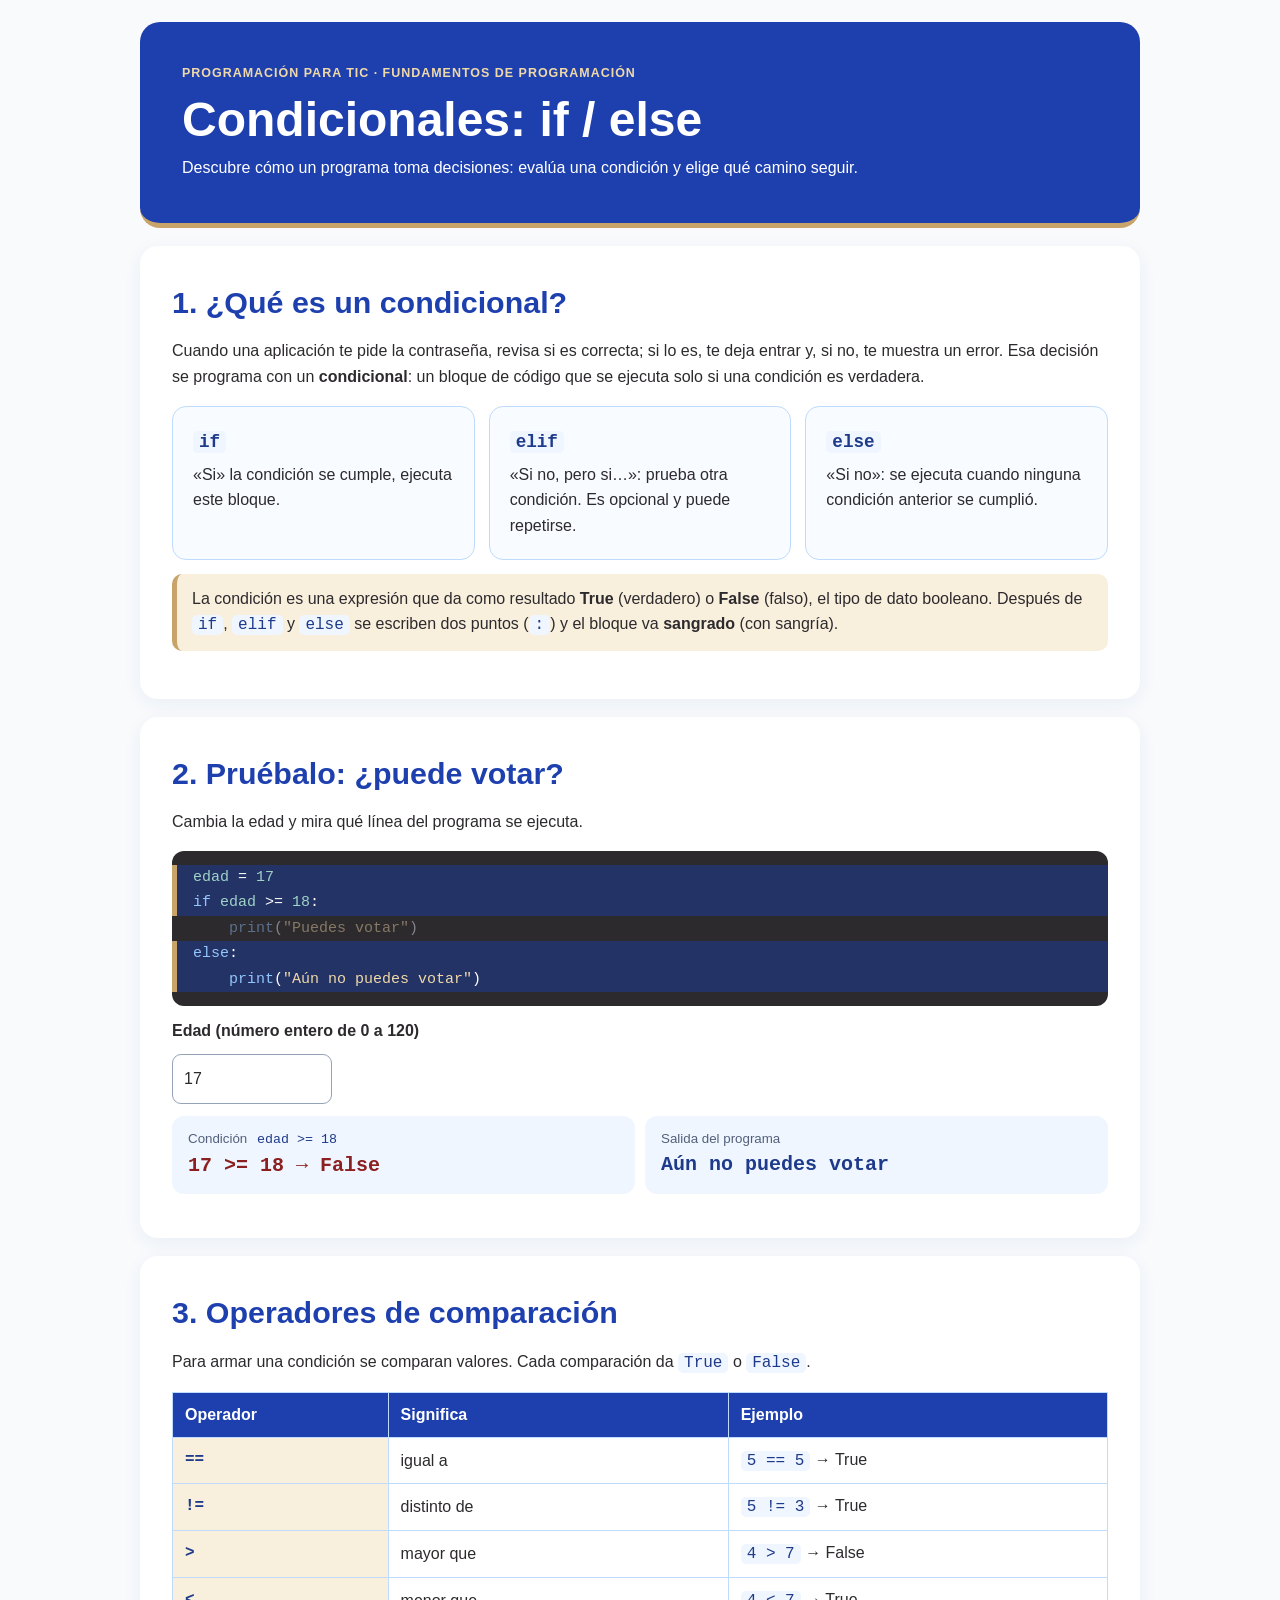
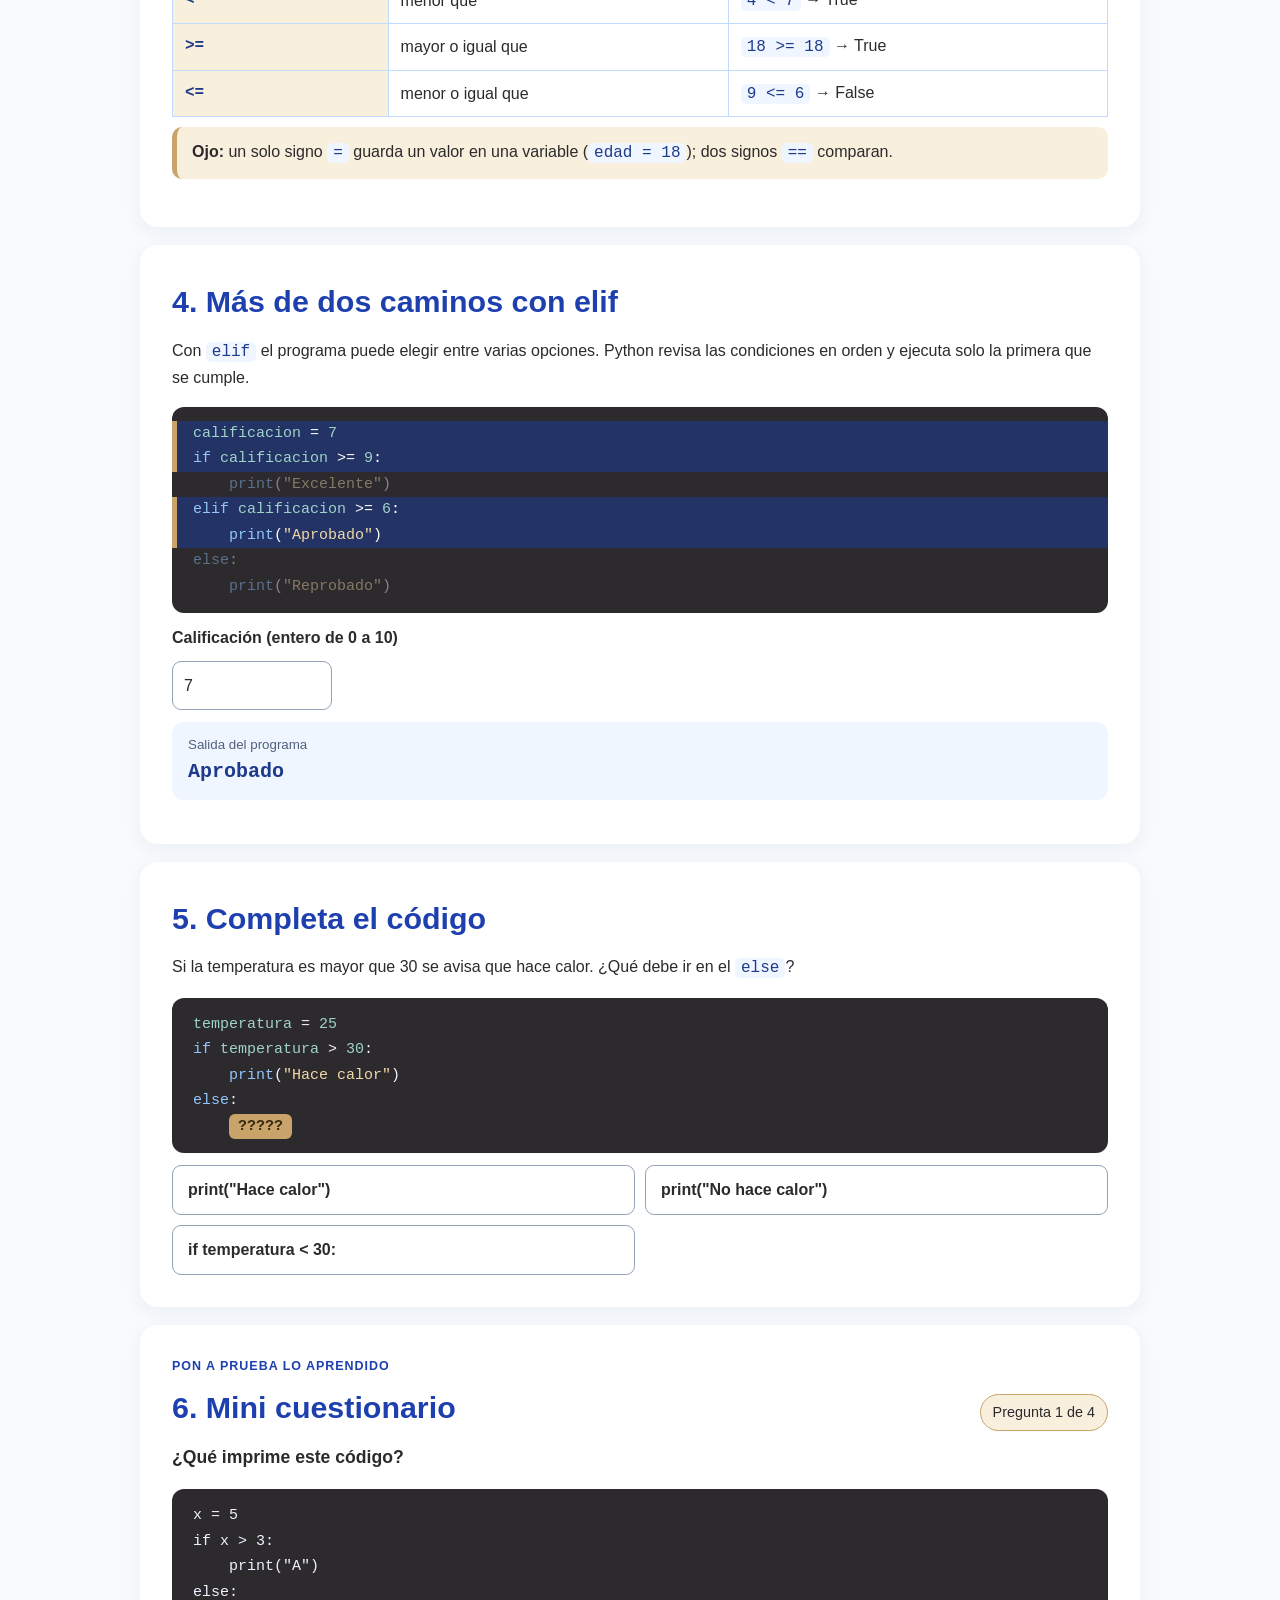
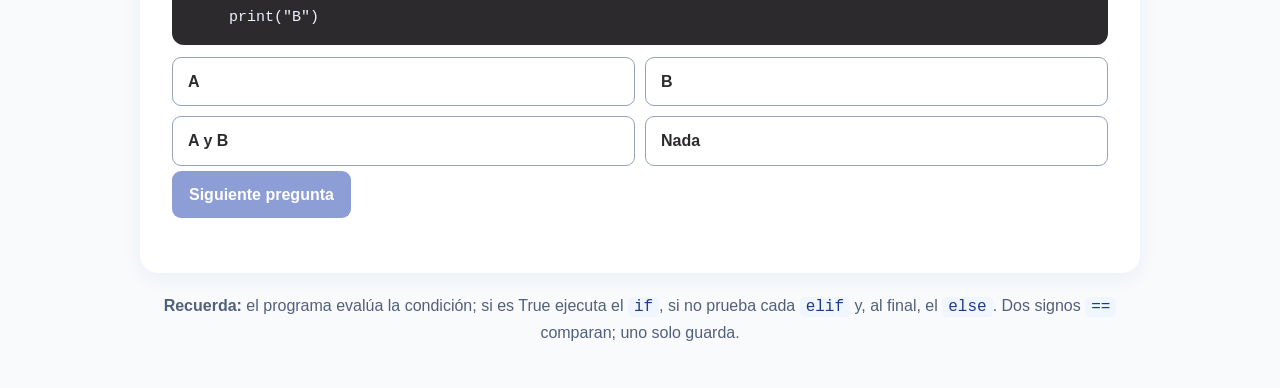
<file: recursos-visuales/visuales_caps_programacion/condicionales.html>
<!doctype html>
<html lang="es">
<head>
<meta charset="utf-8">
<meta name="viewport" content="width=device-width,initial-scale=1">
<meta name="description" content="Cápsula interactiva: cómo un programa toma decisiones con if, elif y else.">
<title>Condicionales (if / else) | Programación para TIC</title>
<style>
:root{
  --vino:#1e40af; --vino-oscuro:#1e3a8a; --vino-suave:#eff6ff; --vino-borde:#bfdbfe;
  --dorado:#c8a46a; --dorado-suave:#f8efdd; --fondo:#f8fafc; --texto:#2d2a2e; --gris:#52607a;
}
*{box-sizing:border-box}
body{margin:0;background:var(--fondo);color:var(--texto);font:16px/1.6 Arial,Helvetica,sans-serif}
[hidden]{display:none!important}
.wrap{width:min(100% - 24px,1000px);margin:22px auto}
header{padding:clamp(22px,5vw,42px);background:var(--vino);color:#fff;border-radius:20px;border-bottom:5px solid var(--dorado)}
.tag{font-size:.78rem;font-weight:800;letter-spacing:.08em;margin:0 0 6px;color:var(--vino)}
header .tag{color:#f0d9a8}
header p:last-child{margin-bottom:0}
h1{font-size:clamp(2rem,5vw,3rem);line-height:1.15;margin:8px 0}
h2{color:var(--vino);margin:0 0 12px;font-size:clamp(1.4rem,3vw,1.9rem)}
h3{color:var(--vino-oscuro);margin:16px 0 6px;font-size:1.1rem}
.panel{background:#fff;margin-top:18px;padding:clamp(20px,4vw,32px);border-radius:18px;box-shadow:0 5px 18px #1e3a8a10}
p{margin-top:0}
code{font-family:Consolas,"Courier New",monospace;background:var(--vino-suave);color:var(--vino-oscuro);padding:1px 6px;border-radius:5px}
.formula{padding:15px;background:var(--vino-suave);border-left:5px solid var(--vino);border-radius:12px}
.consejo{padding:12px 15px;background:var(--dorado-suave);border-left:5px solid var(--dorado);border-radius:10px}
.cards{display:grid;grid-template-columns:repeat(2,1fr);gap:14px}
.cards article{padding:20px;background:#f8fbff;border:1px solid var(--vino-borde);border-radius:14px}
.cards .grande{font-size:2.2rem;font-weight:800;color:var(--vino);line-height:1.2}
.cards h3{margin:0 0 4px}
.cards p{margin:6px 0 0}


/* Código y simulador */
pre.codigo{margin:12px 0;padding:14px 0;background:#2d2a2e;color:#eef2ff;border-radius:12px;font:15px/1.7 Consolas,"Courier New",monospace;overflow-x:auto}
pre.codigo .l{display:block;padding:0 16px;border-left:5px solid transparent;white-space:pre}
pre.codigo .l.on{background:#1e3a8a99;border-left-color:var(--dorado);color:#fff}
pre.codigo .l.off{opacity:.45}
.kw{color:#93c5fd}.st{color:#f0d9a8}.nm{color:#9fd3c7}
.eval{display:flex;flex-wrap:wrap;gap:10px;margin:12px 0}
.eval div{flex:1 1 200px;padding:12px 16px;background:var(--vino-suave);border-radius:12px}
.eval small{display:block;color:var(--gris)}
.eval strong{font-size:1.25rem;color:var(--vino-oscuro);font-family:Consolas,"Courier New",monospace}
.eval .verdad strong{color:#105d35}.eval .falso strong{color:#8c2020}
.fila{display:flex;flex-wrap:wrap;gap:10px;align-items:end;margin:8px 0}
.fila label{flex:0 0 100%}
.fila input{flex:0 1 160px}
table.op{width:100%;border-collapse:collapse;margin:10px 0}
table.op th,table.op td{padding:9px 12px;border:1px solid var(--vino-borde);text-align:left}
table.op th{background:var(--vino);color:#fff}
table.op td:first-child{font-family:Consolas,"Courier New",monospace;font-weight:800;color:var(--vino-oscuro);background:var(--dorado-suave)}
.blank{display:inline-block;min-width:7ch;padding:0 8px;border-radius:6px;background:var(--dorado);color:#3a2a10;font-weight:800;text-align:center}
.blank.ok{background:#bfe8cf;color:#105d35}.blank.mal{background:#f6c7c7;color:#8c2020}
.cards.tres{grid-template-columns:repeat(3,1fr)}
/* Formularios */
form{display:grid;grid-template-columns:1fr 1fr;gap:8px 14px;align-items:end}
label{font-weight:bold}
input[type=text],input[type=number]{width:100%;padding:11px;border:1px solid #94a3b8;border-radius:9px;font:inherit;background:#fff;color:var(--texto)}
button{font:inherit}
.btn{padding:11px 17px;background:var(--vino);color:#fff;border:0;border-radius:9px;font-weight:bold;cursor:pointer;margin:5px 8px 5px 0}
.btn:hover:not(:disabled){background:var(--vino-oscuro)}
.btn:disabled{opacity:.5;cursor:not-allowed}
.btn.claro{background:var(--vino-suave);color:var(--vino)}
.btn.claro:hover:not(:disabled){background:var(--vino-borde)}
button:focus-visible,input:focus-visible{outline:3px solid #111;outline-offset:3px}
form .btn{grid-column:1/-1;justify-self:start}
.salida{margin-top:12px;padding:12px 16px;background:var(--dorado-suave);border-left:5px solid var(--dorado);border-radius:8px}
.salida.ok{background:#e9f6ee;border-left-color:#21834e}
.salida.mal{background:#fdeeee;border-left-color:#b43c3c}
.pasos{list-style:none;margin:8px 0 0;padding:0;display:grid;gap:6px}
.pasos li{display:flex;justify-content:space-between;gap:10px;padding:8px 14px;background:#f8fbff;border:1px solid var(--vino-borde);border-radius:10px;font-family:Consolas,"Courier New",monospace}
.pasos .r{background:var(--vino);color:#fff;border-radius:6px;padding:0 10px;font-weight:bold}
.resultado-bin{font-size:1.4rem;font-weight:800;color:var(--vino-oscuro);font-family:Consolas,"Courier New",monospace;letter-spacing:.08em}

/* Cuestionario */
.quizhead{display:flex;justify-content:space-between;align-items:center;gap:10px}
#progress{background:var(--dorado-suave);border:1px solid var(--dorado);border-radius:99px;padding:6px 12px;white-space:nowrap;font-size:.9rem}
.question{font-weight:bold;font-size:1.1rem}
.options{display:grid;grid-template-columns:1fr 1fr;gap:10px}
.options button{text-align:left;background:#fff;color:var(--texto);border:1px solid #94a3b8;border-radius:9px;padding:11px 15px;font-weight:bold;cursor:pointer;margin:0}
.options button:hover:not(:disabled){background:var(--vino-suave)}
.options button:disabled{cursor:default}
.options button.correct{background:#e4f7eb;border-color:#16804a;color:#105d35}
.options button.wrong{background:#fff0f0;border-color:#c93232;color:#8c2020}
.final{font-weight:bold;font-size:1.1rem}
footer{text-align:center;color:var(--gris);padding:20px 8px}

@media(max-width:700px){.cards.tres{grid-template-columns:1fr}pre.codigo{font-size:13px}}
@media(max-width:560px){
  .cards,.cards.tres,.options,form{grid-template-columns:1fr}
  form .btn{grid-column:auto}
  .quizhead{align-items:flex-start;flex-direction:column}
  .wrap{width:calc(100% - 14px);margin:7px auto}
}
</style>
</head>
<body>
<main class="wrap">

<header>
  <p class="tag">PROGRAMACIÓN PARA TIC · FUNDAMENTOS DE PROGRAMACIÓN</p>
  <h1>Condicionales: if / else</h1>
  <p>Descubre cómo un programa toma decisiones: evalúa una condición y elige qué camino seguir.</p>
</header>

<section class="panel">
  <h2>1. ¿Qué es un condicional?</h2>
  <p>Cuando una aplicación te pide la contraseña, revisa si es correcta; si lo es, te deja entrar y, si no, te muestra un error. Esa decisión se programa con un <b>condicional</b>: un bloque de código que se ejecuta solo si una condición es verdadera.</p>
  <div class="cards tres">
    <article><h3><code>if</code></h3><p>«Si» la condición se cumple, ejecuta este bloque.</p></article>
    <article><h3><code>elif</code></h3><p>«Si no, pero si…»: prueba otra condición. Es opcional y puede repetirse.</p></article>
    <article><h3><code>else</code></h3><p>«Si no»: se ejecuta cuando ninguna condición anterior se cumplió.</p></article>
  </div>
  <p class="consejo" style="margin-top:14px">La condición es una expresión que da como resultado <b>True</b> (verdadero) o <b>False</b> (falso), el tipo de dato booleano. Después de <code>if</code>, <code>elif</code> y <code>else</code> se escriben dos puntos (<code>:</code>) y el bloque va <b>sangrado</b> (con sangría).</p>
</section>

<section class="panel">
  <h2>2. Pruébalo: ¿puede votar?</h2>
  <p>Cambia la edad y mira qué línea del programa se ejecuta.</p>
<pre class="codigo" id="codigo1" aria-label="Código de ejemplo con if y else"><span class="l" id="c1a"><span class="nm">edad</span> = <span class="nm" id="edadTxt">17</span></span><span class="l" id="c1b"><span class="kw">if</span> <span class="nm">edad</span> &gt;= <span class="nm">18</span>:</span><span class="l" id="c1c">    <span class="kw">print</span>(<span class="st">"Puedes votar"</span>)</span><span class="l" id="c1d"><span class="kw">else</span>:</span><span class="l" id="c1e">    <span class="kw">print</span>(<span class="st">"Aún no puedes votar"</span>)</span></pre>
  <form id="form1" class="fila" novalidate>
    <label for="edadIn">Edad (número entero de 0 a 120)</label>
    <input id="edadIn" type="number" min="0" max="120" step="1" value="17" inputmode="numeric">
  </form>
  <div class="eval" aria-live="polite">
    <div id="evalBox"><small>Condición <code>edad &gt;= 18</code></small><strong id="evalTxt">17 &gt;= 18 → False</strong></div>
    <div><small>Salida del programa</small><strong id="salida1">Aún no puedes votar</strong></div>
  </div>
  <p id="aviso1" class="salida mal" hidden>Escribe un número entero entre 0 y 120.</p>
</section>

<section class="panel">
  <h2>3. Operadores de comparación</h2>
  <p>Para armar una condición se comparan valores. Cada comparación da <code>True</code> o <code>False</code>.</p>
  <table class="op">
    <thead><tr><th scope="col">Operador</th><th scope="col">Significa</th><th scope="col">Ejemplo</th></tr></thead>
    <tbody>
      <tr><td>==</td><td>igual a</td><td><code>5 == 5</code> → True</td></tr>
      <tr><td>!=</td><td>distinto de</td><td><code>5 != 3</code> → True</td></tr>
      <tr><td>&gt;</td><td>mayor que</td><td><code>4 &gt; 7</code> → False</td></tr>
      <tr><td>&lt;</td><td>menor que</td><td><code>4 &lt; 7</code> → True</td></tr>
      <tr><td>&gt;=</td><td>mayor o igual que</td><td><code>18 &gt;= 18</code> → True</td></tr>
      <tr><td>&lt;=</td><td>menor o igual que</td><td><code>9 &lt;= 6</code> → False</td></tr>
    </tbody>
  </table>
  <p class="consejo"><b>Ojo:</b> un solo signo <code>=</code> guarda un valor en una variable (<code>edad = 18</code>); dos signos <code>==</code> comparan.</p>
</section>

<section class="panel">
  <h2>4. Más de dos caminos con elif</h2>
  <p>Con <code>elif</code> el programa puede elegir entre varias opciones. Python revisa las condiciones en orden y ejecuta solo la primera que se cumple.</p>
<pre class="codigo" aria-label="Código de ejemplo con if, elif y else"><span class="l" id="c2a"><span class="nm">calificacion</span> = <span class="nm" id="calTxt">7</span></span><span class="l" id="c2b"><span class="kw">if</span> <span class="nm">calificacion</span> &gt;= <span class="nm">9</span>:</span><span class="l" id="c2c">    <span class="kw">print</span>(<span class="st">"Excelente"</span>)</span><span class="l" id="c2d"><span class="kw">elif</span> <span class="nm">calificacion</span> &gt;= <span class="nm">6</span>:</span><span class="l" id="c2e">    <span class="kw">print</span>(<span class="st">"Aprobado"</span>)</span><span class="l" id="c2f"><span class="kw">else</span>:</span><span class="l" id="c2g">    <span class="kw">print</span>(<span class="st">"Reprobado"</span>)</span></pre>
  <form id="form2" class="fila" novalidate>
    <label for="calIn">Calificación (entero de 0 a 10)</label>
    <input id="calIn" type="number" min="0" max="10" step="1" value="7" inputmode="numeric">
  </form>
  <div class="eval" aria-live="polite">
    <div><small>Salida del programa</small><strong id="salida2">Aprobado</strong></div>
  </div>
  <p id="aviso2" class="salida mal" hidden>Escribe un número entero entre 0 y 10.</p>
</section>

<section class="panel">
  <h2>5. Completa el código</h2>
  <p>Si la temperatura es mayor que 30 se avisa que hace calor. ¿Qué debe ir en el <code>else</code>?</p>
<pre class="codigo" aria-label="Código con un espacio por completar"><span class="l"><span class="nm">temperatura</span> = <span class="nm">25</span></span><span class="l"><span class="kw">if</span> <span class="nm">temperatura</span> &gt; <span class="nm">30</span>:</span><span class="l">    <span class="kw">print</span>(<span class="st">"Hace calor"</span>)</span><span class="l"><span class="kw">else</span>:</span><span class="l">    <span class="blank" id="blank">?????</span></span></pre>
  <div id="blankOpts" class="options"></div>
  <p id="blankFb" class="salida" aria-live="polite" style="display:none"></p>
</section>

<section class="panel">
  <p class="tag">PON A PRUEBA LO APRENDIDO</p>
  <div class="quizhead">
    <h2>6. Mini cuestionario</h2>
    <span id="progress">Pregunta 1 de 4</span>
  </div>
  <p id="question" class="question"></p>
  <pre class="codigo" id="qcode" hidden></pre>
  <div id="options" class="options"></div>
  <p id="feedback" aria-live="polite" class="salida" style="display:none"></p>
  <button id="next" class="btn" disabled>Siguiente pregunta</button>
  <button id="retry" class="btn claro" hidden>Intentar de nuevo</button>
  <p id="final" class="final" aria-live="polite"></p>
</section>

<footer><b>Recuerda:</b> el programa evalúa la condición; si es True ejecuta el <code>if</code>, si no prueba cada <code>elif</code> y, al final, el <code>else</code>. Dos signos <code>==</code> comparan; uno solo guarda.</footer>

</main>

<script>
function activar(ids, activas) {
  ids.forEach(id => {
    const el = document.getElementById(id);
    el.classList.remove('on', 'off');
    if (activas === null) return;
    el.classList.add(activas.includes(id) ? 'on' : 'off');
  });
}
function entero(raw, min, max) {
  const t = String(raw).trim();
  if (!/^\d+$/.test(t)) return null;
  const n = Number(t);
  return n >= min && n <= max ? n : null;
}

/* ---------- Simulador 1: if / else ---------- */
const ids1 = ['c1a', 'c1b', 'c1c', 'c1d', 'c1e'];
function sim1() {
  const n = entero(document.getElementById('edadIn').value, 0, 120);
  const aviso = document.getElementById('aviso1');
  if (n === null) {
    aviso.hidden = false; activar(ids1, null);
    document.getElementById('evalTxt').textContent = '—';
    document.getElementById('evalBox').className = '';
    document.getElementById('salida1').textContent = '—';
    return;
  }
  aviso.hidden = true;
  const ok = n >= 18;
  document.getElementById('edadTxt').textContent = n;
  document.getElementById('evalTxt').textContent = `${n} >= 18 → ${ok ? 'True' : 'False'}`;
  document.getElementById('evalBox').className = ok ? 'verdad' : 'falso';
  document.getElementById('salida1').textContent = ok ? 'Puedes votar' : 'Aún no puedes votar';
  activar(ids1, ok ? ['c1a', 'c1b', 'c1c'] : ['c1a', 'c1b', 'c1d', 'c1e']);
}
document.getElementById('edadIn').addEventListener('input', sim1);
document.getElementById('form1').addEventListener('submit', e => e.preventDefault());
sim1();

/* ---------- Simulador 2: if / elif / else ---------- */
const ids2 = ['c2a', 'c2b', 'c2c', 'c2d', 'c2e', 'c2f', 'c2g'];
function sim2() {
  const n = entero(document.getElementById('calIn').value, 0, 10);
  const aviso = document.getElementById('aviso2');
  if (n === null) {
    aviso.hidden = false; activar(ids2, null);
    document.getElementById('salida2').textContent = '—';
    return;
  }
  aviso.hidden = true;
  document.getElementById('calTxt').textContent = n;
  let activas, texto;
  if (n >= 9) { activas = ['c2a', 'c2b', 'c2c']; texto = 'Excelente'; }
  else if (n >= 6) { activas = ['c2a', 'c2b', 'c2d', 'c2e']; texto = 'Aprobado'; }
  else { activas = ['c2a', 'c2b', 'c2d', 'c2f', 'c2g']; texto = 'Reprobado'; }
  document.getElementById('salida2').textContent = texto;
  activar(ids2, activas);
}
document.getElementById('calIn').addEventListener('input', sim2);
document.getElementById('form2').addEventListener('submit', e => e.preventDefault());
sim2();

/* ---------- Completa el código ---------- */
const opcionesBlank = [
  { t: 'print("Hace calor")', ok: false, why: 'Eso se imprime cuando la temperatura es mayor que 30, y 25 no lo es.' },
  { t: 'print("No hace calor")', ok: true, why: '25 > 30 es False, así que se ejecuta el else y se imprime «No hace calor».' },
  { t: 'if temperatura < 30:', ok: false, why: 'El else no lleva condición; se ejecuta cuando el if no se cumple.' }
];
const bOpts = document.getElementById('blankOpts');
const bFb = document.getElementById('blankFb');
const blank = document.getElementById('blank');
opcionesBlank.forEach(o => {
  const b = document.createElement('button');
  b.type = 'button';
  b.textContent = o.t;
  b.addEventListener('click', () => {
    blank.textContent = o.t;
    blank.className = 'blank ' + (o.ok ? 'ok' : 'mal');
    bFb.style.display = 'block';
    bFb.className = 'salida ' + (o.ok ? 'ok' : 'mal');
    bFb.textContent = (o.ok ? '¡Correcto! ' : 'Casi. ') + o.why;
  });
  bOpts.appendChild(b);
});

/* ---------- Cuestionario ---------- */
const qs = [
  { q: '¿Qué imprime este código?', code: 'x = 5\nif x > 3:\n    print("A")\nelse:\n    print("B")', a: ['A', 'B', 'A y B', 'Nada'], correct: 0,
    why: '5 > 3 es True, así que se ejecuta el bloque del if e imprime A. El else se omite.' },
  { q: '¿Qué operador se usa para comprobar si dos valores son iguales?', a: ['=', '==', '!=', '=>'], correct: 1,
    why: 'El doble igual == compara. El signo = guarda un valor en una variable y != comprueba que sean distintos.' },
  { q: '¿Cuándo se ejecuta el bloque else?', a: ['Siempre', 'Cuando la condición del if es True', 'Cuando la condición del if (y de los elif) es False', 'Nunca'], correct: 2,
    why: 'El else es el camino «si no»: se ejecuta solo cuando ninguna condición anterior se cumplió.' },
  { q: '¿Qué imprime este código?', code: 'calificacion = 7\nif calificacion >= 9:\n    print("Excelente")\nelif calificacion >= 6:\n    print("Aprobado")\nelse:\n    print("Reprobado")', a: ['Excelente', 'Aprobado', 'Reprobado', 'Aprobado y Reprobado'], correct: 1,
    why: '7 >= 9 es False, pero 7 >= 6 es True, así que se ejecuta el elif e imprime Aprobado. Después Python ya no revisa el else.' }
];

let i = 0, score = 0, answered = false;
const qEl = document.querySelector('#question');
const qcode = document.querySelector('#qcode');
const opts = document.querySelector('#options');
const prog = document.querySelector('#progress');
const fb = document.querySelector('#feedback');
const next = document.querySelector('#next');
const retry = document.querySelector('#retry');
const final = document.querySelector('#final');

function render() {
  answered = false;
  const q = qs[i];
  prog.textContent = `Pregunta ${i + 1} de ${qs.length}`;
  qEl.textContent = q.q;
  if (q.code) {
    qcode.hidden = false;
    qcode.replaceChildren(...q.code.split('\n').map(linea => {
      const s = document.createElement('span');
      s.className = 'l';
      s.textContent = linea || ' ';
      return s;
    }));
  } else { qcode.hidden = true; qcode.replaceChildren(); }
  fb.style.display = 'none';
  fb.textContent = '';
  fb.className = 'salida';
  final.textContent = '';
  next.disabled = true;
  next.textContent = i === qs.length - 1 ? 'Ver resultado' : 'Siguiente pregunta';
  opts.replaceChildren();
  q.a.forEach((label, n) => {
    const b = document.createElement('button');
    b.type = 'button';
    b.textContent = label;
    b.addEventListener('click', () => answer(n, b));
    opts.appendChild(b);
  });
}

function answer(n, chosen) {
  if (answered) return;
  answered = true;
  const q = qs[i];
  const ok = n === q.correct;
  if (ok) score++;
  [...opts.children].forEach((b, j) => {
    b.disabled = true;
    if (j === q.correct) b.classList.add('correct');
  });
  if (!ok) chosen.classList.add('wrong');
  fb.textContent = (ok ? '¡Correcto! ' : 'No pasa nada. ') + q.why;
  fb.className = 'salida ' + (ok ? 'ok' : 'mal');
  fb.style.display = 'block';
  next.disabled = false;
}

next.addEventListener('click', () => {
  if (!answered) return;
  if (i < qs.length - 1) { i++; render(); return; }
  qEl.textContent = '¡Terminaste la cápsula!';
  qcode.hidden = true;
  prog.textContent = 'Finalizada';
  opts.replaceChildren();
  fb.style.display = 'none';
  next.hidden = true;
  retry.hidden = false;
  final.textContent = `Obtuviste ${score} de ${qs.length} respuestas correctas (${Math.round(score / qs.length * 100)} %). ${score === qs.length ? '¡Excelente trabajo!' : 'Repasa los ejemplos y vuelve a intentarlo.'}`;
});

retry.addEventListener('click', () => {
  i = 0; score = 0;
  next.hidden = false;
  retry.hidden = true;
  render();
});

render();
</script>
</body>
</html>
</file>
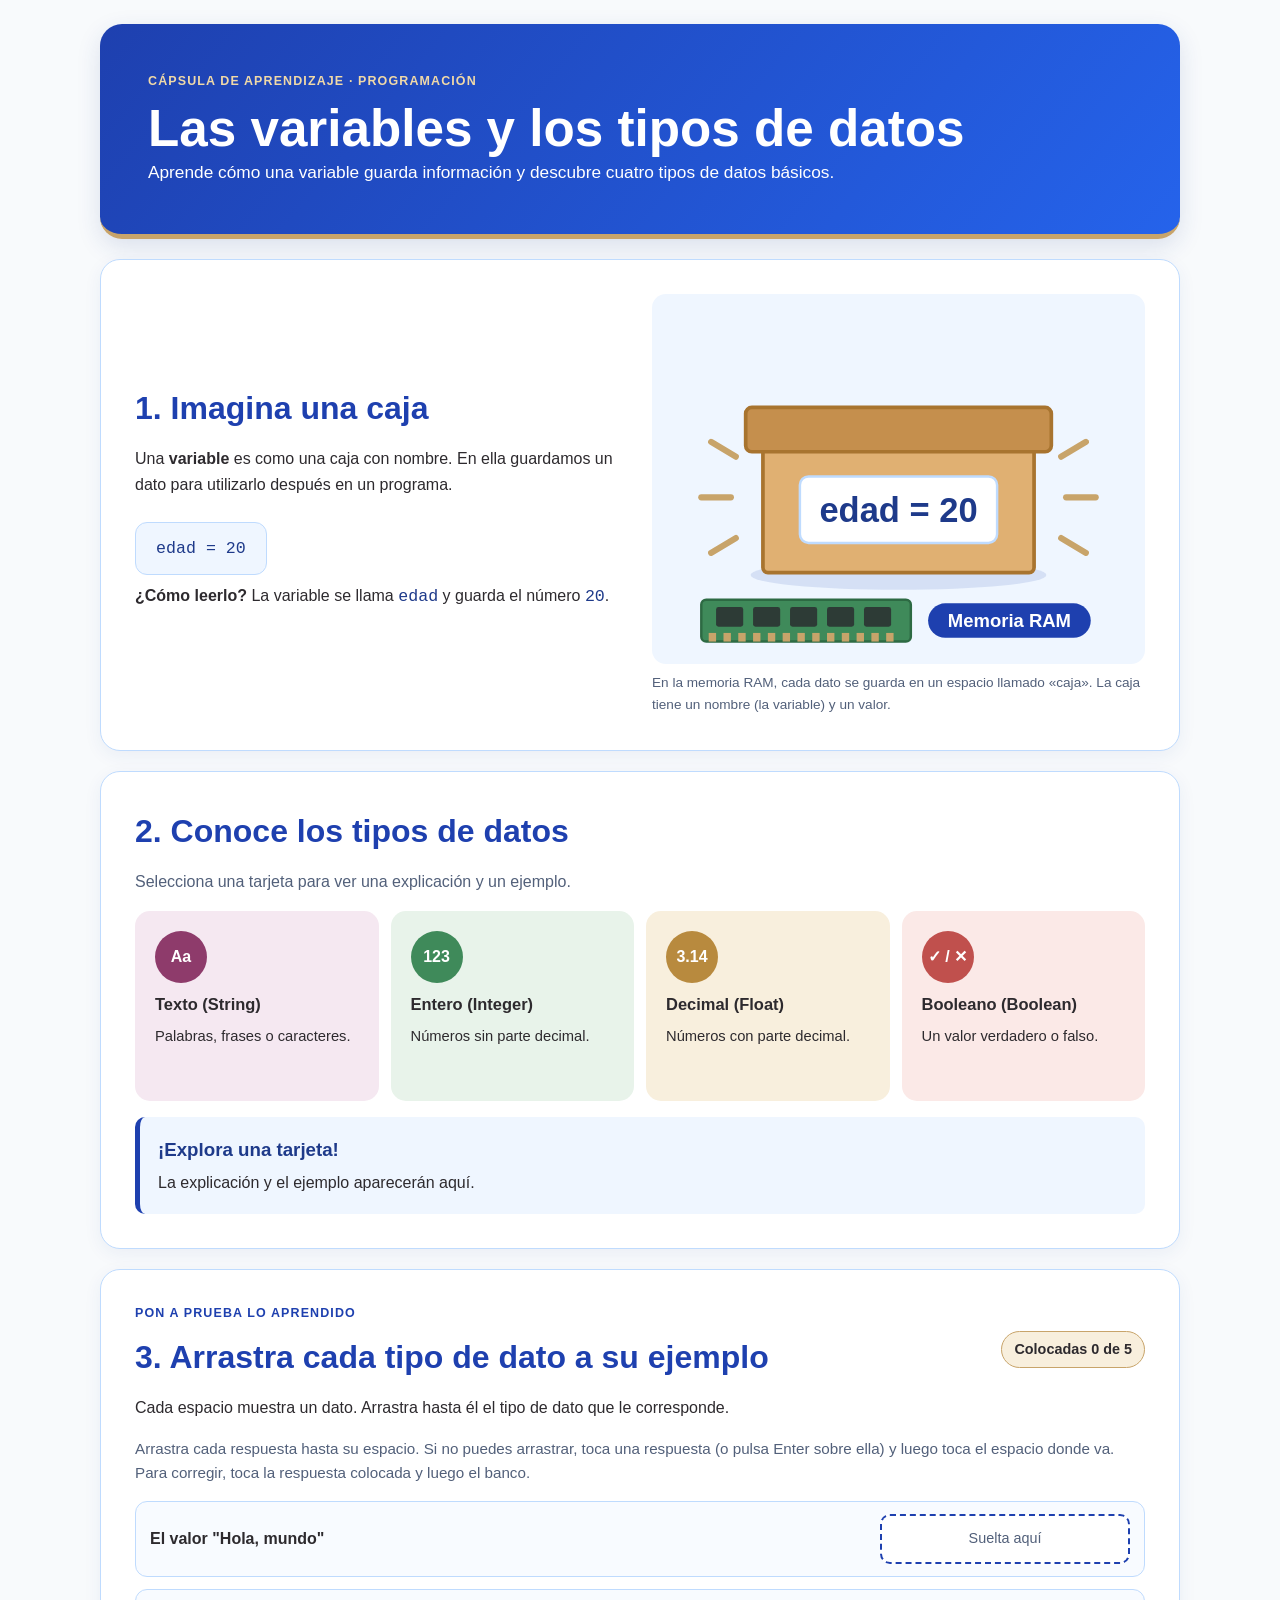
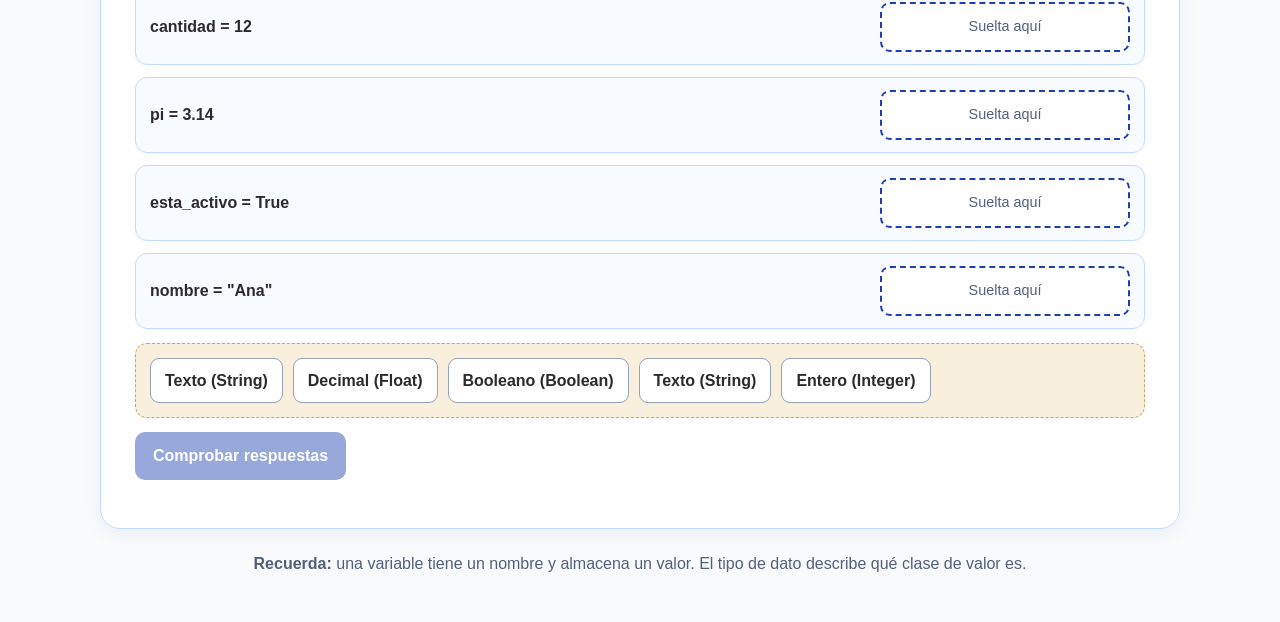
<file: recursos-visuales/visuales_caps_programacion/tipos-de-datos.html>
<!DOCTYPE html>
<html lang="es">
<head>
<meta charset="UTF-8">
<meta name="viewport" content="width=device-width, initial-scale=1.0">
<meta name="description" content="Cápsula interactiva para aprender variables y tipos de datos básicos en programación.">
<title>Cápsula de aprendizaje: tipos de datos</title>
<style>
* { box-sizing: border-box; }
:root {
  --vino: #1e40af;
  --vino-oscuro: #1e3a8a;
  --vino-suave: #eff6ff;
  --vino-borde: #bfdbfe;
  --dorado: #c8a46a;
  --dorado-suave: #f8efdd;
  --fondo: #f8fafc;
  --texto: #2d2a2e;
  --gris: #52607a;
}
body {
  margin: 0; font-family: Arial, Helvetica, sans-serif; line-height: 1.6;
  color: var(--texto); background: var(--fondo);
}
button { font: inherit; }
[hidden] { display: none !important; }
.capsula { width: min(100% - 28px, 1080px); margin: 24px auto; }
.hero {
  padding: clamp(24px, 5vw, 48px); border-radius: 22px; color: white;
  background: linear-gradient(130deg, #1e40af, #2563eb);
  border-bottom: 5px solid var(--dorado);
  box-shadow: 0 8px 24px #1e3a8a22;
}
.etiqueta { margin: 0 0 8px; font-size: .78rem; font-weight: 800; letter-spacing: .09em; color: var(--vino); }
.hero .etiqueta { color: #f0d9a8; }
.hero h1 { margin: 0; font-size: clamp(2rem, 5vw, 3.2rem); line-height: 1.15; }
.hero > p:last-child { max-width: 700px; margin-bottom: 0; font-size: 1.08rem; }
.panel {
  margin-top: 20px; padding: clamp(20px, 4vw, 34px); background: white;
  border: 1px solid var(--vino-borde); border-radius: 20px;
  box-shadow: 0 5px 18px #1e3a8a10;
}
h2 { margin: 0 0 12px; color: var(--vino); font-size: clamp(1.45rem, 3vw, 2rem); }
h3 { margin: 0 0 6px; color: var(--vino-oscuro); }
p { margin-top: 0; }
.panel:first-of-type { display: grid; grid-template-columns: 1fr 1fr; gap: 24px; align-items: center; }
.codigo { display: inline-block; margin: 8px 0; padding: 12px 20px; background: var(--vino-suave); border: 1px solid var(--vino-borde); border-radius: 12px; }
code { font-family: Consolas, "Courier New", monospace; font-size: 1.04em; color: var(--vino-oscuro); }
.imagen-caja { margin: 0; }
.imagen-caja svg { display: block; width: 100%; height: auto; border-radius: 14px; background: var(--vino-suave); }
figcaption { margin-top: 8px; color: var(--gris); font-size: .85rem; }
.ayuda { color: var(--gris); }
.tarjetas { display: grid; grid-template-columns: repeat(4, 1fr); gap: 12px; }
.tarjeta {
  display: flex; min-height: 190px; flex-direction: column; align-items: flex-start; gap: 8px;
  padding: 18px; text-align: left; border: 2px solid transparent; border-radius: 15px;
  cursor: pointer; color: var(--texto); transition: transform .15s, border-color .15s;
}
.tarjeta:hover { transform: translateY(-3px); }
.tarjeta:focus-visible, .opcion:focus-visible, .boton:focus-visible { outline: 3px solid #111; outline-offset: 3px; }
.tarjeta[aria-pressed="true"] { border-color: var(--vino); box-shadow: 0 0 0 2px #1e40af30; }
.tarjeta strong { font-size: 1.03rem; }
.tarjeta span:last-child { font-size: .92rem; }
.icono { display: grid; min-width: 52px; min-height: 52px; place-items: center; border-radius: 50%; color: white; font-weight: 800; background: var(--vino); }
.texto { background: #f5e8f1; } .texto .icono { background: #8e3b6b; }
.entero { background: #e8f3ea; } .entero .icono { background: #3f8a5a; }
.decimal { background: var(--dorado-suave); } .decimal .icono { background: #b88a3e; }
.booleano { background: #fbe9e7; } .booleano .icono { background: #c0504d; }
.detalle { margin-top: 16px; padding: 18px; border-left: 5px solid var(--vino); border-radius: 10px; background: var(--vino-suave); }
.detalle p { margin-bottom: 0; }
.ejercicio { border-top: 5px solid var(--dorado); }
.cabecera-ejercicio { display: flex; justify-content: space-between; gap: 16px; align-items: center; }
.progreso { flex-shrink: 0; padding: 6px 12px; border-radius: 999px; background: var(--dorado-suave); border: 1px solid var(--dorado); font-size: .9rem; font-weight: 700; }
.pregunta { margin: 18px 0; font-size: 1.15rem; font-weight: 700; }
.opciones { display: grid; grid-template-columns: 1fr 1fr; gap: 10px; }
.opcion { padding: 12px 14px; border: 1px solid #94a3b8; border-radius: 10px; background: white; color: var(--texto); text-align: left; cursor: pointer; }
.opcion:hover:not(:disabled) { background: var(--vino-suave); border-color: var(--vino); }
.opcion:disabled { cursor: default; opacity: 1; }
.opcion.correcta { border-color: #16804a; background: #e4f7eb; color: #105d35; font-weight: 700; }
.opcion.incorrecta { border-color: #c93232; background: #fff0f0; color: #8c2020; }
.retroalimentacion { min-height: 30px; margin-top: 14px; font-weight: 700; }
.retroalimentacion.bien { color: #126b3b; } .retroalimentacion.mal { color: #a12b2b; }
.acciones { display: flex; flex-wrap: wrap; gap: 10px; margin-top: 8px; }
.boton { padding: 11px 18px; border: 0; border-radius: 10px; cursor: pointer; font-weight: 700; }
.principal { color: white; background: var(--vino); }
.principal:hover:not(:disabled) { background: var(--vino-oscuro); }
.principal:disabled { opacity: .45; cursor: not-allowed; }
.secundario { color: var(--vino); background: var(--vino-suave); }
.secundario:hover { background: var(--vino-borde); }
.resultado-final { margin: 14px 0 0; font-size: 1.1rem; font-weight: 800; }
footer { padding: 22px 8px; color: var(--gris); text-align: center; }
footer p { margin: 0; }
@media (max-width: 760px) {
  .panel:first-of-type { grid-template-columns: 1fr; }
  .tarjetas { grid-template-columns: repeat(2, 1fr); }
  .tarjeta { min-height: 160px; padding: 14px; }
}
@media (max-width: 430px) {
  .capsula { width: min(100% - 18px, 1080px); margin: 9px auto; }
  .tarjetas, .opciones { grid-template-columns: 1fr; }
  .tarjeta { min-height: auto; }
  .cabecera-ejercicio { align-items: flex-start; flex-direction: column; }
}

/* Ejercicio de arrastrar */
.dd-progreso{flex-shrink:0;padding:6px 12px;border-radius:999px;background:var(--dorado-suave);border:1px solid var(--dorado);font-size:.9rem;font-weight:700;white-space:nowrap}
.dd-cab{display:flex;justify-content:space-between;gap:16px;align-items:center}
.dd-ayuda{color:var(--gris);font-size:.95rem}
.dd-casillas{display:grid;gap:12px;margin:14px 0}
.dd-fila{display:grid;grid-template-columns:1fr minmax(170px,250px);gap:6px 14px;align-items:center;padding:12px 14px;background:#f8fbff;border:1px solid var(--vino-borde);border-radius:12px}
.dd-enun{margin:0;font-weight:700}
.dd-casilla{min-height:50px;display:flex;align-items:center;justify-content:center;padding:5px;border:2px dashed var(--vino);border-radius:10px;background:white;color:var(--gris);font-size:.9rem;cursor:pointer}
.dd-casilla:focus-visible,.dd-banco:focus-visible,.dd-chip:focus-visible{outline:3px solid #111;outline-offset:3px}
.dd-casilla.sobre,.dd-banco.sobre{background:var(--vino-suave);border-style:solid}
.dd-casilla.ok{border-style:solid;border-color:#16804a;background:#e4f7eb}
.dd-casilla.mal{border-style:solid;border-color:#c93232;background:#fff0f0}
.dd-nota{grid-column:1/-1;margin:0;font-size:.92rem}
.dd-nota:empty{display:none}
.dd-banco{display:flex;flex-wrap:wrap;gap:10px;padding:14px;min-height:66px;background:var(--dorado-suave);border:1px dashed var(--dorado);border-radius:12px}
.dd-chip{margin:0;padding:9px 14px;border:1px solid #94a3b8;border-radius:9px;background:white;color:var(--texto);font:inherit;font-weight:700;cursor:grab;touch-action:none;user-select:none;-webkit-user-select:none}
.dd-chip:hover:not(:disabled){background:var(--vino-suave);color:var(--texto)}
.dd-chip[aria-pressed="true"]{border-color:var(--vino);box-shadow:0 0 0 3px var(--vino-borde)}
.dd-chip.arrastrando{opacity:.35}
.dd-chip:disabled{cursor:default;opacity:1}
.dd-ghost{position:fixed;z-index:1000;pointer-events:none;box-shadow:0 8px 20px #0003;transform:rotate(-2deg)}
.dd-acciones{display:flex;flex-wrap:wrap;gap:10px;margin-top:14px}
.dd-btn{margin:0;padding:11px 18px;border:0;border-radius:10px;font:inherit;font-weight:700;cursor:pointer;background:var(--vino);color:#fff}
.dd-btn:hover:not(:disabled){background:var(--vino-oscuro);color:#fff}
.dd-btn:disabled{opacity:.45;cursor:not-allowed}
.dd-btn.claro{background:var(--vino-suave);color:var(--vino)}
.dd-btn.claro:hover:not(:disabled){background:var(--vino-borde);color:var(--vino)}
.dd-resultado{margin:14px 0 0;font-size:1.1rem;font-weight:800}
.dd-estado{position:absolute;left:-9999px}
@media(max-width:560px){.dd-fila{grid-template-columns:1fr}.dd-cab{flex-direction:column;align-items:flex-start}}
</style>
</head>
<body>
<main class="capsula">

  <header class="hero">
    <p class="etiqueta">CÁPSULA DE APRENDIZAJE · PROGRAMACIÓN</p>
    <h1>Las variables y los tipos de datos</h1>
    <p>Aprende cómo una variable guarda información y descubre cuatro tipos de datos básicos.</p>
  </header>

  <section class="panel" aria-labelledby="idea-titulo">
    <div class="texto-intro">
      <h2 id="idea-titulo">1. Imagina una caja</h2>
      <p>Una <strong>variable</strong> es como una caja con nombre. En ella guardamos un dato para utilizarlo después en un programa.</p>
      <div class="codigo" aria-label="Ejemplo de código"><code>edad = 20</code></div>
      <p><strong>¿Cómo leerlo?</strong> La variable se llama <code>edad</code> y guarda el número <code>20</code>.</p>
    </div>
    <figure class="imagen-caja">
      <svg viewBox="0 0 400 300" role="img" aria-label="Ilustración de una caja etiquetada edad igual a 20 y un módulo de memoria RAM">
        <!-- destellos -->
        <g stroke="#c8a46a" stroke-width="5" stroke-linecap="round">
          <line x1="48" y1="120" x2="68" y2="132"/>
          <line x1="40" y1="165" x2="64" y2="165"/>
          <line x1="48" y1="210" x2="68" y2="198"/>
          <line x1="352" y1="120" x2="332" y2="132"/>
          <line x1="360" y1="165" x2="336" y2="165"/>
          <line x1="352" y1="210" x2="332" y2="198"/>
        </g>
        <!-- sombra -->
        <ellipse cx="200" cy="228" rx="120" ry="12" fill="#1e40af" opacity=".12"/>
        <!-- caja -->
        <rect x="90" y="124" width="220" height="102" rx="4" fill="#e0b072" stroke="#a8742f" stroke-width="3"/>
        <rect x="76" y="92" width="248" height="36" rx="5" fill="#c58f4d" stroke="#a8742f" stroke-width="3"/>
        <!-- etiqueta -->
        <rect x="120" y="148" width="160" height="54" rx="7" fill="#ffffff" stroke="#bfdbfe" stroke-width="2"/>
        <text x="200" y="185" text-anchor="middle" font-family="Arial, Helvetica, sans-serif" font-size="28" font-weight="700" fill="#1e3a8a">edad = 20</text>
        <!-- RAM -->
        <rect x="40" y="248" width="170" height="34" rx="4" fill="#3f8a5a" stroke="#2d6a43" stroke-width="2"/>
        <g fill="#2d3b36">
          <rect x="52" y="254" width="22" height="16" rx="2"/>
          <rect x="82" y="254" width="22" height="16" rx="2"/>
          <rect x="112" y="254" width="22" height="16" rx="2"/>
          <rect x="142" y="254" width="22" height="16" rx="2"/>
          <rect x="172" y="254" width="22" height="16" rx="2"/>
        </g>
        <g fill="#c8a46a">
          <rect x="46" y="275" width="6" height="7"/><rect x="58" y="275" width="6" height="7"/><rect x="70" y="275" width="6" height="7"/>
          <rect x="82" y="275" width="6" height="7"/><rect x="94" y="275" width="6" height="7"/><rect x="106" y="275" width="6" height="7"/>
          <rect x="118" y="275" width="6" height="7"/><rect x="130" y="275" width="6" height="7"/><rect x="142" y="275" width="6" height="7"/>
          <rect x="154" y="275" width="6" height="7"/><rect x="166" y="275" width="6" height="7"/><rect x="178" y="275" width="6" height="7"/>
          <rect x="190" y="275" width="6" height="7"/>
        </g>
        <rect x="224" y="251" width="132" height="28" rx="14" fill="#1e40af"/>
        <text x="290" y="270" text-anchor="middle" font-family="Arial, Helvetica, sans-serif" font-size="15" font-weight="700" fill="#ffffff">Memoria RAM</text>
      </svg>
      <figcaption>En la memoria RAM, cada dato se guarda en un espacio llamado «caja». La caja tiene un nombre (la variable) y un valor.</figcaption>
    </figure>
  </section>

  <section class="panel" aria-labelledby="tipos-titulo">
    <h2 id="tipos-titulo">2. Conoce los tipos de datos</h2>
    <p class="ayuda">Selecciona una tarjeta para ver una explicación y un ejemplo.</p>
    <div class="tarjetas" role="group" aria-label="Tipos de datos">
      <button class="tarjeta texto" type="button" data-tipo="texto" aria-pressed="false">
        <span class="icono" aria-hidden="true">Aa</span><strong>Texto (String)</strong><span>Palabras, frases o caracteres.</span>
      </button>
      <button class="tarjeta entero" type="button" data-tipo="entero" aria-pressed="false">
        <span class="icono" aria-hidden="true">123</span><strong>Entero (Integer)</strong><span>Números sin parte decimal.</span>
      </button>
      <button class="tarjeta decimal" type="button" data-tipo="decimal" aria-pressed="false">
        <span class="icono" aria-hidden="true">3.14</span><strong>Decimal (Float)</strong><span>Números con parte decimal.</span>
      </button>
      <button class="tarjeta booleano" type="button" data-tipo="booleano" aria-pressed="false">
        <span class="icono" aria-hidden="true">✓ / ✕</span><strong>Booleano (Boolean)</strong><span>Un valor verdadero o falso.</span>
      </button>
    </div>
    <div id="detalle-tipo" class="detalle" aria-live="polite">
      <h3>¡Explora una tarjeta!</h3>
      <p>La explicación y el ejemplo aparecerán aquí.</p>
    </div>
  </section>

  <section class="panel dd" aria-labelledby="dd-titulo">
    <div class="dd-cab">
      <div>
        <p class="etiqueta tag">PON A PRUEBA LO APRENDIDO</p>
        <h2 id="dd-titulo">3. Arrastra cada tipo de dato a su ejemplo</h2>
      </div>
      <span id="dd-progreso" class="dd-progreso">Colocadas 0 de 0</span>
    </div>
    <p>Cada espacio muestra un dato. Arrastra hasta él el tipo de dato que le corresponde.</p>
    <p class="dd-ayuda">Arrastra cada respuesta hasta su espacio. Si no puedes arrastrar, toca una respuesta (o pulsa Enter sobre ella) y luego toca el espacio donde va. Para corregir, toca la respuesta colocada y luego el banco.</p>
    <div id="dd-casillas" class="dd-casillas"></div>
    <div id="dd-banco" class="dd-banco" tabindex="0" role="group" aria-label="Banco de respuestas. Aquí se devuelve la respuesta seleccionada"></div>
    <div class="dd-acciones">
      <button id="dd-comprobar" class="dd-btn" type="button" disabled>Comprobar respuestas</button>
      <button id="dd-reiniciar" class="dd-btn claro" type="button" hidden>Volver a intentarlo</button>
    </div>
    <p id="dd-resultado" class="dd-resultado" aria-live="polite"></p>
    <div id="dd-estado" class="dd-estado" aria-live="polite"></div>
  </section>

  <footer>
    <p><strong>Recuerda:</strong> una variable tiene un nombre y almacena un valor. El tipo de dato describe qué clase de valor es.</p>
  </footer>

</main>

<script>
const datosTipos = {
  texto: {
    titulo: "Texto (String)",
    descripcion: "Guarda palabras, frases o caracteres. En Python, el texto suele escribirse entre comillas.",
    ejemplo: 'nombre = "Ana"'
  },
  entero: {
    titulo: "Número entero (Integer)",
    descripcion: "Guarda números sin parte decimal, como una edad o la cantidad de libros.",
    ejemplo: "edad = 20"
  },
  decimal: {
    titulo: "Decimal (Float)",
    descripcion: "Guarda números que tienen una parte decimal.",
    ejemplo: "precio = 3.14"
  },
  booleano: {
    titulo: "Booleano (Boolean)",
    descripcion: "Representa una de dos posibilidades: verdadero o falso. En Python se escribe True o False.",
    ejemplo: "esta_activo = True"
  }
};

document.querySelectorAll(".tarjeta").forEach((tarjeta) => {
  tarjeta.addEventListener("click", () => {
    const tipo = tarjeta.dataset.tipo;
    document.querySelectorAll(".tarjeta").forEach((otra) => {
      otra.setAttribute("aria-pressed", String(otra === tarjeta));
    });
    const detalle = document.getElementById("detalle-tipo");
    detalle.innerHTML = `<h3>${datosTipos[tipo].titulo}</h3>
      <p>${datosTipos[tipo].descripcion}</p>
      <p><strong>Ejemplo:</strong> <code>${datosTipos[tipo].ejemplo}</code></p>`;
  });
});


/* ---------- Ejercicio de arrastrar ---------- */
const DD_ITEMS = [
 {
  "enun": "El valor \"Hola, mundo\"",
  "correcta": "Texto (String)",
  "explicacion": "Son caracteres entre comillas, por eso es texto."
 },
 {
  "enun": "cantidad = 12",
  "correcta": "Entero (Integer)",
  "explicacion": "12 es un número sin parte decimal."
 },
 {
  "enun": "pi = 3.14",
  "correcta": "Decimal (Float)",
  "explicacion": "3.14 tiene parte decimal, por eso es Float."
 },
 {
  "enun": "esta_activo = True",
  "correcta": "Booleano (Boolean)",
  "explicacion": "True y False solo representan verdadero o falso."
 },
 {
  "enun": "nombre = \"Ana\"",
  "correcta": "Texto (String)",
  "explicacion": "Lo que va entre comillas es texto, aunque sea un nombre."
 }
];
const DD_FICHAS = ["Texto (String)", "Texto (String)", "Entero (Integer)", "Decimal (Float)", "Booleano (Boolean)"];
const DD_FRASES = ["¡Excelente! Colocaste todas las respuestas correctamente.", "Repasa las tarjetas de los tipos de datos y vuelve a intentarlo."];
(function () {
  const cont = document.getElementById('dd-casillas');
  const banco = document.getElementById('dd-banco');
  const btnComp = document.getElementById('dd-comprobar');
  const btnReset = document.getElementById('dd-reiniciar');
  const resEl = document.getElementById('dd-resultado');
  const progEl = document.getElementById('dd-progreso');
  const estado = document.getElementById('dd-estado');
  let sel = null, bloqueado = false, ignorar = false;
  const casillas = [];

  function anunciar(t) { estado.textContent = ''; setTimeout(() => { estado.textContent = t; }, 30); }
  function mezclar(a) { const b = a.slice(); for (let i = b.length - 1; i > 0; i--) { const j = Math.floor(Math.random() * (i + 1)); [b[i], b[j]] = [b[j], b[i]]; } return b; }
  function etiquetaCasilla(c, i) {
    const ch = c.querySelector('.dd-chip');
    c.setAttribute('aria-label', 'Espacio ' + (i + 1) + ': ' + DD_ITEMS[i].enun + '. ' + (ch ? 'Contiene ' + ch.textContent : 'Vacío'));
  }
  function actualizar() {
    let n = 0;
    casillas.forEach((c, i) => {
      const hay = !!c.querySelector('.dd-chip');
      if (hay) n++;
      const vacio = c.querySelector('.dd-vacio');
      if (vacio) vacio.hidden = hay;
      etiquetaCasilla(c, i);
    });
    progEl.textContent = 'Colocadas ' + n + ' de ' + DD_ITEMS.length;
    btnComp.disabled = bloqueado || n < DD_ITEMS.length;
  }
  function limpiarMarcas() {
    casillas.forEach((c) => { c.classList.remove('ok', 'mal'); c.parentElement.querySelector('.dd-nota').textContent = ''; });
    resEl.textContent = '';
  }
  function deseleccionar() { if (sel) { sel.setAttribute('aria-pressed', 'false'); sel = null; } }
  function mover(chip, destino) {
    if (bloqueado) return;
    const ocupante = destino.classList.contains('dd-casilla') ? destino.querySelector('.dd-chip') : null;
    if (ocupante && ocupante !== chip) banco.appendChild(ocupante);
    destino.appendChild(chip);
    limpiarMarcas();
    actualizar();
    const donde = destino.classList.contains('dd-casilla') ? 'en el espacio ' + (casillas.indexOf(destino) + 1) : 'en el banco';
    anunciar(chip.textContent + ' colocada ' + donde + '.');
  }
  function crearChip(f) {
    const b = document.createElement('button');
    b.type = 'button'; b.className = 'dd-chip'; b.textContent = f; b.dataset.valor = f;
    b.setAttribute('aria-pressed', 'false');
    b.addEventListener('click', (e) => {
      e.stopPropagation();
      if (ignorar || bloqueado) return;
      if (sel === b) { deseleccionar(); return; }
      deseleccionar(); sel = b; b.setAttribute('aria-pressed', 'true');
      anunciar(f + ' seleccionada. Elige un espacio.');
    });
    b.addEventListener('pointerdown', (e) => iniciarArrastre(e, b));
    return b;
  }
  function iniciarArrastre(e, chip) {
    if (bloqueado || (e.pointerType === 'mouse' && e.button !== 0)) return;
    const x0 = e.clientX, y0 = e.clientY;
    let arrastrando = false, ghost = null, objetivo = null, ultimo = null, raf = 0;
    function bucle() {
      if (!arrastrando) return;
      const y = ultimo.clientY;
      if (y < 70) window.scrollBy(0, -14); else if (y > window.innerHeight - 70) window.scrollBy(0, 14);
      marcar(ultimo);
      raf = requestAnimationFrame(bucle);
    }
    function marcar(ev) {
      const el = document.elementFromPoint(ev.clientX, ev.clientY);
      const nuevo = el ? el.closest('.dd-casilla, .dd-banco') : null;
      if (nuevo !== objetivo) { if (objetivo) objetivo.classList.remove('sobre'); objetivo = nuevo; if (objetivo) objetivo.classList.add('sobre'); }
    }
    function mover_(ev) {
      if (!arrastrando && Math.hypot(ev.clientX - x0, ev.clientY - y0) > 6) {
        arrastrando = true; deseleccionar();
        ghost = chip.cloneNode(true); ghost.className = 'dd-chip dd-ghost'; ghost.removeAttribute('aria-pressed');
        document.body.appendChild(ghost); chip.classList.add('arrastrando');
        ultimo = ev; raf = requestAnimationFrame(bucle);
      }
      if (arrastrando) {
        ultimo = ev;
        ghost.style.left = (ev.clientX - ghost.offsetWidth / 2) + 'px';
        ghost.style.top = (ev.clientY - ghost.offsetHeight / 2) + 'px';
        marcar(ev);
      }
    }
    function fin(ev) {
      document.removeEventListener('pointermove', mover_);
      document.removeEventListener('pointerup', fin);
      document.removeEventListener('pointercancel', fin);
      if (arrastrando) {
        cancelAnimationFrame(raf);
        ghost.remove(); chip.classList.remove('arrastrando');
        if (objetivo) objetivo.classList.remove('sobre');
        if (ev.type === 'pointerup' && objetivo) mover(chip, objetivo);
        ignorar = true; setTimeout(() => { ignorar = false; }, 0);
      }
    }
    document.addEventListener('pointermove', mover_);
    document.addEventListener('pointerup', fin);
    document.addEventListener('pointercancel', fin);
  }
  function alActivar(destino) {
    return () => { if (sel && !bloqueado) { const c = sel; deseleccionar(); mover(c, destino); } };
  }
  function pintar() {
    bloqueado = false; sel = null; casillas.length = 0;
    cont.replaceChildren(); banco.replaceChildren();
    btnReset.hidden = true; resEl.textContent = '';
    DD_ITEMS.forEach((it, i) => {
      const fila = document.createElement('div'); fila.className = 'dd-fila';
      const p = document.createElement('p'); p.className = 'dd-enun'; p.textContent = it.enun;
      const c = document.createElement('div'); c.className = 'dd-casilla'; c.tabIndex = 0; c.setAttribute('role', 'button');
      const v = document.createElement('span'); v.className = 'dd-vacio'; v.textContent = 'Suelta aquí';
      c.appendChild(v);
      const act = alActivar(c);
      c.addEventListener('click', act);
      c.addEventListener('keydown', (e) => { if (e.key === 'Enter' || e.key === ' ') { e.preventDefault(); act(); } });
      const nota = document.createElement('p'); nota.className = 'dd-nota';
      fila.append(p, c, nota); cont.appendChild(fila); casillas.push(c);
    });
    mezclar(DD_FICHAS).forEach((f) => banco.appendChild(crearChip(f)));
    actualizar();
  }
  const actBanco = alActivar(banco);
  banco.addEventListener('click', actBanco);
  banco.addEventListener('keydown', (e) => { if (e.key === 'Enter' || e.key === ' ') { e.preventDefault(); actBanco(); } });
  btnComp.addEventListener('click', () => {
    let ok = 0; bloqueado = true; deseleccionar();
    casillas.forEach((c, i) => {
      const ch = c.querySelector('.dd-chip'); const it = DD_ITEMS[i];
      const bien = ch && ch.dataset.valor === it.correcta;
      if (bien) ok++;
      c.classList.add(bien ? 'ok' : 'mal');
      c.parentElement.querySelector('.dd-nota').textContent = (bien ? '¡Correcto! ' : 'No pasa nada. ') + it.explicacion;
    });
    document.querySelectorAll('#dd-banco .dd-chip, #dd-casillas .dd-chip').forEach((x) => { x.disabled = true; });
    btnComp.disabled = true; btnReset.hidden = false;
    const pct = Math.round(ok / DD_ITEMS.length * 100);
    resEl.textContent = 'Obtuviste ' + ok + ' de ' + DD_ITEMS.length + ' respuestas correctas (' + pct + ' %). ' + (ok === DD_ITEMS.length ? DD_FRASES[0] : DD_FRASES[1]);
  });
  btnReset.addEventListener('click', pintar);
  pintar();
})();
</script>
</body>
</html>
</file>
<file: capsulas-sociales/estilos.css>
* {
  box-sizing: border-box;
}

html {
  scroll-behavior: smooth;
  scroll-padding-top: 90px;
}

body {
  margin: 0;
  color: #26382c;
  font: 18px/1.7 system-ui,sans-serif;
  background: #fff;
}

a {
  color: #287445;
}

button,.button {
  display: inline-block;
  border: 0;
  border-radius: 30px;
  padding: 13px 25px;
  background: #287b45;
  color: white;
  font: inherit;
  cursor: pointer;
  text-decoration: none;
}

button:hover,.button:hover {
  background: #1f6039;
}

a:focus-visible,button:focus-visible,summary:focus-visible,input:focus-visible {
  outline: 3px solid #ac6200;
  outline-offset: 4px;
}

.skip {
  position: absolute;
  top: -100px;
  background: white;
  padding: 10px;
}

.skip:focus {
  top: 0;
}

.hero {
  position: relative;
  isolation: isolate;
  overflow: hidden;
  background: radial-gradient(circle at 85% 20%,#2f7b4b,transparent 50%),#163d30;
  color: white;
  text-align: center;
  padding: 70px 24px;
}

.hero::before {
  content: "";
  position: absolute;
  z-index: 0;
  inset: 0;
  background: url("apa7-fondo.svg") center / cover no-repeat;
  opacity: .18;
  pointer-events: none;
}

.hero > * {
  position: relative;
  z-index: 1;
}

.brand {
  letter-spacing: .18em;
  font-size: 14px;
  font-weight: 700;
}

.hero h1 {
  font-size: clamp(32px,5vw,58px);
  line-height: 1.15;
  max-width: 900px;
  margin: 28px auto;
}

.hero p {
  color: #dcebdd;
}

.meta {
  font-size: 15px;
}

nav {
  position: sticky;
  top: 0;
  background: #e3f0e4;
  border-top: 5px solid #398b50;
  z-index: 2;
  display: flex;
  justify-content: center;
  gap: 22px;
  flex-wrap: wrap;
  padding: 14px;
}

nav a {
  text-decoration: none;
  font-size: 15px;
  color: #244a34;
}

main {
  max-width: 1080px;
  margin: auto;
  padding: 0 24px;
}

section {
  padding: 55px 0;
  border-bottom: 1px solid #dbe5dc;
}

h2 {
  font-size: 32px;
  line-height: 1.25;
  color: #214a34;
}

h3 {
  color: #286d42;
}

.eyebrow {
  font-size: 13px;
  letter-spacing: .13em;
  text-transform: uppercase;
  color: #287b45;
  font-weight: 700;
}

.grid {
  display: grid;
  grid-template-columns: 1.25fr 1fr;
  gap: 40px;
  align-items: start;
}

.placeholder {
  min-height: 220px;
  border: 2px dashed #91b79a;
  border-radius: 14px;
  background: #f1f7f1;
  display: grid;
  place-content: center;
  text-align: center;
  padding: 25px;
  color: #45626b;
}

.note {
  background: #edf6ee;
  border-left: 5px solid #287b45;
  padding: 20px;
  border-radius: 0 12px 12px 0;
}

.tabs {
  display: flex;
  gap: 8px;
  flex-wrap: wrap;
  margin: 20px 0;
}

.tabs button {
  border-radius: 8px;
  background: #e6efe7;
  color: #244a34;
}

.tabs [aria-selected=true] {
  background: #287b45;
  color: white;
}

.panel {
  padding: 24px;
  background: #f4f8f4;
  border-radius: 12px;
}

.carousel {
  margin: 24px 0;
  padding: 24px;
  border: 2px solid #bfd8c2;
  border-radius: 14px;
  background: #f7fbf7;
}

.carousel-slide {
  min-height: 200px;
  padding: 24px;
  border-radius: 10px;
  background: white;
}

.carousel-slide h4 {
  margin-top: 0;
  color: #286d42;
}

.visual-figure {
  margin: 0;
}

.visual-figure svg {
  display: block;
  width: 100%;
  max-width: 760px;
  height: auto;
  margin: 12px auto;
}

.visual-figure figcaption {
  margin-top: 12px;
  padding: 14px 18px;
  border-left: 4px solid #287b45;
  border-radius: 0 8px 8px 0;
  background: #edf6ee;
}

.carousel-controls {
  display: flex;
  align-items: center;
  justify-content: space-between;
  gap: 12px;
  margin-top: 16px;
}

.carousel-controls button:disabled {
  background: #5e7563;
  cursor: not-allowed;
  opacity: .7;
}

.carousel-status {
  margin: 0;
  font-weight: 650;
  color: #286d42;
  text-align: center;
}

details {
  border: 1px solid #cbdcca;
  border-radius: 10px;
  margin: 12px 0;
  padding: 18px;
}

summary {
  cursor: pointer;
  font-weight: 650;
  color: #286d42;
}

fieldset {
  border: 1px solid #cbdcca;
  border-radius: 12px;
  padding: 24px;
  margin: 20px 0;
}

legend {
  font-weight: 650;
  padding: 0 8px;
}

label {
  display: block;
  margin: 12px 0;
  cursor: pointer;
}

.puzzle {
  margin: 24px 0;
  padding: 24px;
  border: 2px solid #bfd8c2;
  border-radius: 14px;
  background: #f7fbf7;
}

.puzzle-instructions {
  margin-top: 0;
}

.puzzle-preview {
  display: flex;
  align-items: center;
  justify-content: center;
  flex-wrap: wrap;
  min-height: 74px;
  margin: 16px 0;
  padding: 10px;
  border: 1px dashed #91b79a;
  border-radius: 10px;
  background: white;
  font-family: inherit;
  font-size: 20px;
}

.reference-preview {
  align-items: stretch;
  gap: 8px;
}

.puzzle-slot {
  display: inline-grid;
  place-items: center;
  min-width: 46px;
  min-height: 50px;
  margin: 2px;
  padding: 8px 10px;
  border: 2px dashed #91b79a;
  border-radius: 8px;
  color: #45626b;
  background: #edf6ee;
  font-size: 15px;
  text-align: center;
  line-height: 1.35;
  vertical-align: middle;
}

.puzzle-slot.has-piece {
  border-style: solid;
  color: #26382c;
  background: white;
}

.puzzle-slot.is-over {
  outline: 3px solid #ac6200;
  outline-offset: 2px;
}

.reference-preview .puzzle-slot {
  flex: 1 1 150px;
  min-width: 0;
}

.puzzle-pieces {
  display: flex;
  flex-wrap: wrap;
  justify-content: center;
  gap: 10px;
  min-height: 64px;
  padding: 10px;
  border-radius: 10px;
  background: #e8f2e9;
}

.puzzle-piece {
  min-height: 48px;
  margin: 0;
  padding: 9px 16px;
  border: 2px solid #287b45;
  border-radius: 8px;
  background: white;
  color: #214a34;
  font-family: inherit;
  font-size: 17px;
  line-height: 1.35;
  cursor: grab;
  touch-action: manipulation;
}

.puzzle-piece:hover {
  background: #edf6ee;
  color: #214a34;
}

.puzzle-piece.is-selected {
  outline: 3px solid #ac6200;
  outline-offset: 2px;
  background: #fff7ed;
}

.puzzle-actions {
  display: flex;
  gap: 10px;
  flex-wrap: wrap;
  margin-top: 16px;
}

.puzzle-actions button {
  font-size: 16px;
}

.puzzle-reset {
  background: #5e7563;
}

.puzzle-reset:hover {
  background: #465d4a;
}

.puzzle-feedback {
  min-height: 28px;
  margin: 12px 0 0;
  font-weight: 650;
  color: #286d42;
}

input {
  margin-right: 10px;
}

.feedback {
  padding: 16px;
  background: #edf6ee;
  margin: 15px 0;
  border-radius: 8px;
}

.feedback:empty {
  display: none;
}

footer {
  text-align: center;
  padding: 35px;
  background: #163d30;
  color: #e3eee3;
  font-size: 14px;
}

footer a {
  color: #b9e2bd;
}

textarea {
  width: 100%;
  min-height: 110px;
  padding: 14px;
  font: inherit;
  border: 1px solid #91b79a;
  border-radius: 8px;
}

blockquote {
  margin: 18px 0 18px 0.5in;
  padding: 10px 0 10px 18px;
  border-left: 3px solid #287b45;
  background: #edf6ee;
  font-family: inherit;
  line-height: 1.55;
}

.quote-preview .puzzle-slot {
  flex: 1 1 160px;
}

.paraphrase-steps {
  display: grid;
  gap: 16px;
  margin-top: 20px;
}

.paraphrase-card {
  padding: 22px 24px;
  border: 1px solid #cbdcca;
  border-radius: 14px;
  background: #f7fbf7;
}

.paraphrase-card .eyebrow {
  margin: 0 0 10px;
}

.paraphrase-card p:last-child {
  margin-bottom: 0;
}

.paraphrase-source {
  border-left: 5px solid #287b45;
  background: #edf6ee;
  font-family: inherit;
}

.paraphrase-error {
  border-left: 5px solid #9b3a3a;
  background: #fff7f7;
}

.paraphrase-label {
  padding-top: 12px;
  border-top: 1px solid #eccaca;
  color: #753737;
}

.paraphrase-correction {
  border-left: 5px solid #287444;
  background: #f1f7f2;
}

.paraphrase-examples {
  display: grid;
  grid-template-columns: 1fr 1fr;
  gap: 16px;
}

.paraphrase-examples div {
  padding: 16px;
  border: 1px solid #cbdcca;
  border-radius: 10px;
  background: white;
}

.paraphrase-examples h4 {
  margin: 0 0 8px;
  color: #286d42;
}

.matching {
  display: grid;
  grid-template-columns: 1fr;
  gap: 18px;
  margin: 24px 0;
  padding: 24px;
  border: 2px solid #bfd8c2;
  border-radius: 14px;
  background: #f7fbf7;
}

.matching-row {
  display: grid;
  grid-template-columns: minmax(220px, 1fr) minmax(230px, 0.9fr);
  gap: 16px;
  align-items: center;
  padding: 14px;
  border: 1px solid #cbdcca;
  border-radius: 10px;
  background: white;
}

.matching-row span {
  font-weight: 650;
  color: #26382c;
}

.matching-row select {
  width: 100%;
  min-height: 48px;
  padding: 8px 12px;
  font: inherit;
  font-size: 16px;
  border: 2px solid #91b79a;
  border-radius: 8px;
  background: white;
  color: #26382c;
}

.matching-row.is-correct select {
  border-color: #287444;
  background: #edf6ed;
}

.matching-row.is-wrong select {
  border-color: #9b3a3a;
  background: #fff1f1;
}

.matching-feedback {
  grid-column: 1 / -1;
  min-height: 28px;
  margin: 0;
  font-weight: 650;
  color: #286d42;
}

[hidden] {
  display: none!important;
}

@media(max-width:650px) {
  .grid {
    grid-template-columns: 1fr;
    gap: 20px;
  }
  .paraphrase-examples {
    grid-template-columns: 1fr;
  }
  nav {
    gap: 10px;
    padding: 10px;
  }
  nav a {
    font-size: 13px;
  }
  .hero {
    padding: 50px 20px;
  }
  .hero::before {
    background-position: 72% center;
    opacity: .13;
  }
  section {
    padding: 35px 0;
  }
  h2 {
    font-size: 27px;
  }
  .matching {
    grid-template-columns: 1fr;
  }
  .matching-row {
    grid-template-columns: 1fr;
  }
  blockquote {
    margin-left: 20px;
  }
}

@media(prefers-reduced-motion:reduce) {
  html {
    scroll-behavior: auto;
  }
}
</file>
